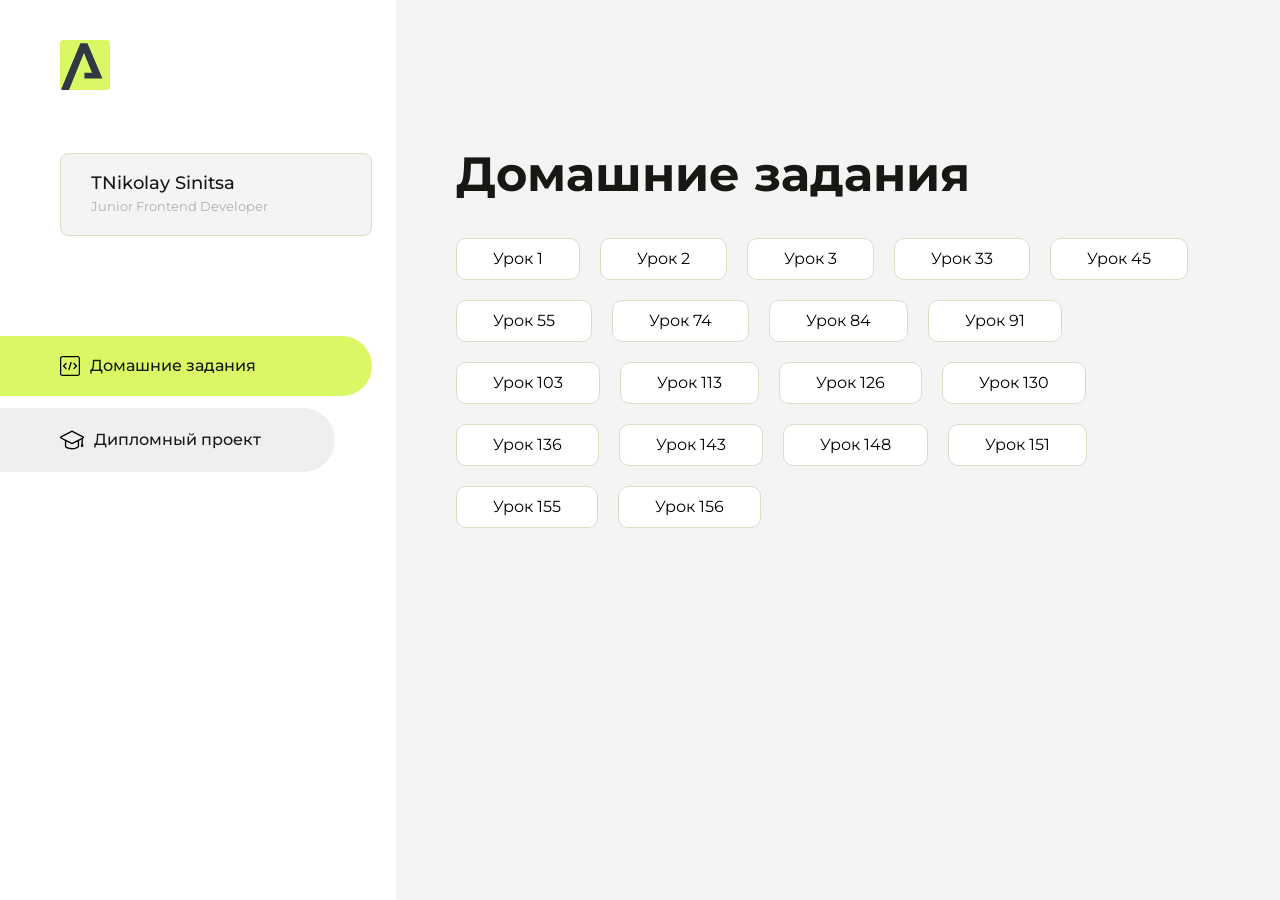
<file: index.html>
<!DOCTYPE html>
<html lang="en">
<head>
    <meta charset="UTF-8">
    <meta name="viewport" content="width=device-width, initial-scale=1.0">
    <title>Домашняя работа</title>
    <link rel="shortcut icon" href="src/logo.ico" type="image/x-icon">
    <link rel="preconnect" href="https://fonts.googleapis.com">
    <link rel="preconnect" href="https://fonts.gstatic.com" crossorigin>
    <link href="https://fonts.googleapis.com/css2?family=Montserrat:wght@400;500;700&family=Rubik:wght@500&display=swap"
          rel="stylesheet">
    <link rel="stylesheet" href="src/style.css">
</head>
<body id="body">
<div class="overlay" id="overlay"></div>
<div class="layout">
    <div class="burger" id="burger">
        <svg viewBox="0 0 24 24" fill="none" xmlns="http://www.w3.org/2000/svg">
            <g id="SVGRepo_bgCarrier" stroke-width="0"></g>
            <g id="SVGRepo_tracerCarrier" stroke-linecap="round" stroke-linejoin="round"></g>
            <g id="SVGRepo_iconCarrier">
                <path d="M4 18L20 18" stroke="#DAF765" stroke-width="2" stroke-linecap="round"></path>
                <path d="M4 12L20 12" stroke="#DAF765" stroke-width="2" stroke-linecap="round"></path>
                <path d="M4 6L20 6" stroke="#DAF765" stroke-width="2" stroke-linecap="round"></path>
            </g>
        </svg>
    </div>
    <aside class="sidebar" id="sidebar">
        <div class="sidebar__inner">
            <div class="logo">
                <svg width="50" height="50" viewBox="0 0 50 50" fill="none" xmlns="http://www.w3.org/2000/svg">
                    <g clip-path="url(#clip0_513_74730)">
                        <path d="M46.17 -0.257004H3.83C1.57281 -0.257004 -0.257 1.57281 -0.257 3.83V46.17C-0.257 48.4272 1.57281 50.257 3.83 50.257H46.17C48.4272 50.257 50.257 48.4272 50.257 46.17V3.83C50.257 1.57281 48.4272 -0.257004 46.17 -0.257004Z"
                              fill="#DAF765"/>
                        <path d="M24.375 38.4H42.461L27.441 3.1585H20.4355C20.4355 3.1585 6.7895 35.881 1.1945 49.294C2.015 50.0275 3.0945 50.257 3.6945 50.257H8.8445L23.954 13.07L32.0465 32.8285H24.375V38.4Z"
                              fill="#323843"/>
                    </g>
                    <defs>
                        <clipPath id="clip0_513_74730">
                            <rect width="50" height="50" fill="white"/>
                        </clipPath>
                    </defs>
                </svg>
            </div>
            <div class="sidebar__user">
                <div class="sidebar__name">ТNikolay Sinitsa </div>
                <div class="sidebar__text">Junior Frontend Developer</div>
            </div>
            <div class="sidebar__tabs">
                <div class="sidebar__item">
                    <button class="sidebar__button active" id="tasks">
                        <svg xmlns="http://www.w3.org/2000/svg" width="20" height="20" viewBox="0 0 20 20" fill="none">
                            <g clip-path="url(#clip0_704_74543)">
                                <path d="M17.7083 20H2.29167C1.0275 20 0 18.9725 0 17.7083V2.29167C0 1.0275 1.0275 0 2.29167 0H17.7083C18.9725 0 20 1.0275 20 2.29167V17.7083C20 18.9725 18.9725 20 17.7083 20ZM2.29167 1.25C1.7175 1.25 1.25 1.7175 1.25 2.29167V17.7083C1.25 18.2825 1.7175 18.75 2.29167 18.75H17.7083C18.2825 18.75 18.75 18.2825 18.75 17.7083V2.29167C18.75 1.7175 18.2825 1.25 17.7083 1.25H2.29167Z"
                                      fill="black"/>
                                <path d="M6.04167 13.125C5.88167 13.125 5.72167 13.0642 5.6 12.9417L3.1 10.4417C2.85583 10.1975 2.85583 9.80167 3.1 9.5575L5.6 7.0575C5.84417 6.81333 6.24 6.81333 6.48417 7.0575C6.72833 7.30167 6.72833 7.6975 6.48417 7.94167L4.42583 10L6.48417 12.0583C6.72833 12.3025 6.72833 12.6983 6.48417 12.9425C6.36167 13.0642 6.20167 13.125 6.04167 13.125Z"
                                      fill="black"/>
                                <path d="M8.95833 14.1667C8.9 14.1667 8.84 14.1583 8.78167 14.1417C8.45083 14.0442 8.26083 13.6967 8.35833 13.3658L10.4417 6.28251C10.5392 5.95084 10.8892 5.76417 11.2175 5.85917C11.5483 5.95667 11.7383 6.30417 11.6408 6.63501L9.5575 13.7183C9.47833 13.9908 9.22833 14.1667 8.95833 14.1667Z"
                                      fill="black"/>
                                <path d="M13.9583 13.125C13.7983 13.125 13.6383 13.0642 13.5167 12.9417C13.2725 12.6975 13.2725 12.3017 13.5167 12.0575L15.575 9.99916L13.5167 7.94083C13.2725 7.69666 13.2725 7.30083 13.5167 7.05666C13.7608 6.81249 14.1567 6.81249 14.4008 7.05666L16.9008 9.55666C17.145 9.80083 17.145 10.1967 16.9008 10.4408L14.4008 12.9408C14.2783 13.0642 14.1183 13.125 13.9583 13.125Z"
                                      fill="black"/>
                            </g>
                            <defs>
                                <clipPath id="clip0_704_74543">
                                    <rect width="20" height="20" fill="white"/>
                                </clipPath>
                            </defs>
                        </svg>
                        <span>Домашние задания</span></button>
                </div>
                <div class="sidebar__item">
                    <button class="sidebar__button" id="diplom">
                        <svg xmlns="http://www.w3.org/2000/svg" width="24" height="24" viewBox="0 0 24 24" fill="none">
                            <g clip-path="url(#clip0_704_74553)">
                                <path d="M23.2628 10.5971C23.7176 10.365 24 9.90375 24 9.39337C24 8.883 23.7176 8.42175 23.2628 8.18962L12.6135 2.75362C12.2291 2.55824 11.7705 2.55787 11.3854 2.75399L0.736875 8.19C0.282375 8.42175 0 8.883 0 9.39337C0 9.90375 0.282375 10.365 0.736875 10.5971L4.89038 12.7177V18.2074C4.89038 19.8154 8.412 21.393 12 21.393C15.5884 21.393 19.1096 19.815 19.1096 18.2074V12.7174L21.4609 11.517V15.8017L20.901 17.2305C20.7409 17.6389 20.7934 18.0994 21.0405 18.4616C21.2876 18.8246 21.6979 19.041 22.1366 19.041C22.5754 19.041 22.9852 18.8246 23.2324 18.462C23.4795 18.099 23.532 17.6385 23.3719 17.2301L22.8124 15.8021V10.827L23.2628 10.5971ZM17.7623 18.1721C17.6198 18.6375 15.3491 20.0419 12 20.0419C8.65088 20.0419 6.38025 18.6375 6.2415 18.2074V12.3037L6.23887 12.3019C6.23812 12.057 6.1065 11.8207 5.87325 11.7019L1.3515 9.39337L12 3.95737L22.6489 9.39337L12 14.8294L5.87325 11.7019C5.54063 11.5331 4.6695 11.6674 4.5 12C4.33012 12.3322 4.55813 12.5479 4.89038 12.7177L11.3857 16.0331C11.5781 16.1314 11.7889 16.1805 12 16.1805C12.2107 16.1805 12.4222 16.1314 12.6146 16.0331L17.7593 13.407L17.7623 18.1721Z"
                                      fill="black"/>
                            </g>
                            <defs>
                                <clipPath id="clip0_704_74553">
                                    <rect width="24" height="24" fill="white"/>
                                </clipPath>
                            </defs>
                        </svg>
                        <span>Дипломный проект</span></button>
                </div>
            </div>
        </div>

    </aside>
    <div class="content">
        <div class="container">
            <div class="content__block" id="tasksBlock">
                <div class="content__title">Домашние задания</div>
                <ul class="content__list">
                    <li class="content__list-item">
                        <a href="Lesson1/index.html">Урок 1</a>
                    </li>
                     <li class="content__list-item">
                        <a href="Lesson2/index.html">Урок 2</a>
                    </li>
                    <li class="content__list-item">
                        <a href="Lesson3/index.html">Урок 3</a>
                    </li>
                      <li class="content__list-item">
                        <a href="Lesson33/index.html">Урок 33</a>
                    </li>
                    <li class="content__list-item">
                        <a href="Lesson45/index.html">Урок 45</a>
                    </li>
                     <li class="content__list-item">
                        <a href="Lesson55/index.html">Урок 55</a>
                    </li>
                      <li class="content__list-item">
                        <a href="Lesson74/index.html">Урок 74</a>
                    </li>
                    <li class="content__list-item">
                        <a href="Lesson84/index.html">Урок 84</a>
                    </li>
                     <li class="content__list-item">
                        <a href="91/index.html">Урок 91</a>
                    </li>
                     <li class="content__list-item">
                        <a href="103/index.html">Урок 103</a>
                    </li>  <li class="content__list-item">
                        <a href="107/index.html">Урок 113</a>
                    </li>
                     </li>  <li class="content__list-item">
                        <a href="126/index.html">Урок 126</a>
                    </li>
                      </li>  <li class="content__list-item">
                        <a href="130/index.html">Урок 130</a>
                    </li>
                     </li>  <li class="content__list-item">
                        <a href="136/index.html">Урок 136</a>
                    </li>
                    </li>  <li class="content__list-item">
                        <a href="143/index.html">Урок 143</a>
                    </li>
                    </li>  <li class="content__list-item">
                        <a href="148/index.html">Урок 148</a>
                    </li>
                     </li>  <li class="content__list-item">
                        <a href="151/index.html">Урок 151</a>
                    </li>
                     </li>  <li class="content__list-item">
                        <a href="155/index.html">Урок 155</a>
                    </li>
                    </li>  <li class="content__list-item">
                        <a href="156/index.html">Урок 156</a>
                    </li>
                </ul>

                   
               
            </div>
            <div class="content__block hidden" id="diplomBlock">
                <div class="content__title">Дипломный проект</div>
                <div class="content__list-diplom">
                    <a href="diplom">Диплом</a>
                </div>
                <div class="content__decor">
                    <div class="content__decor-text">Давай проверим, чему ты научился!</div>
                    <div class="content__decor-img">
                        <img src="src/decor.png" alt="decor">
                    </div>
                </div>
            </div>
        </div>
    </div>
</div>
<script src="src/index.js"></script>
</body>
</html>
</file>
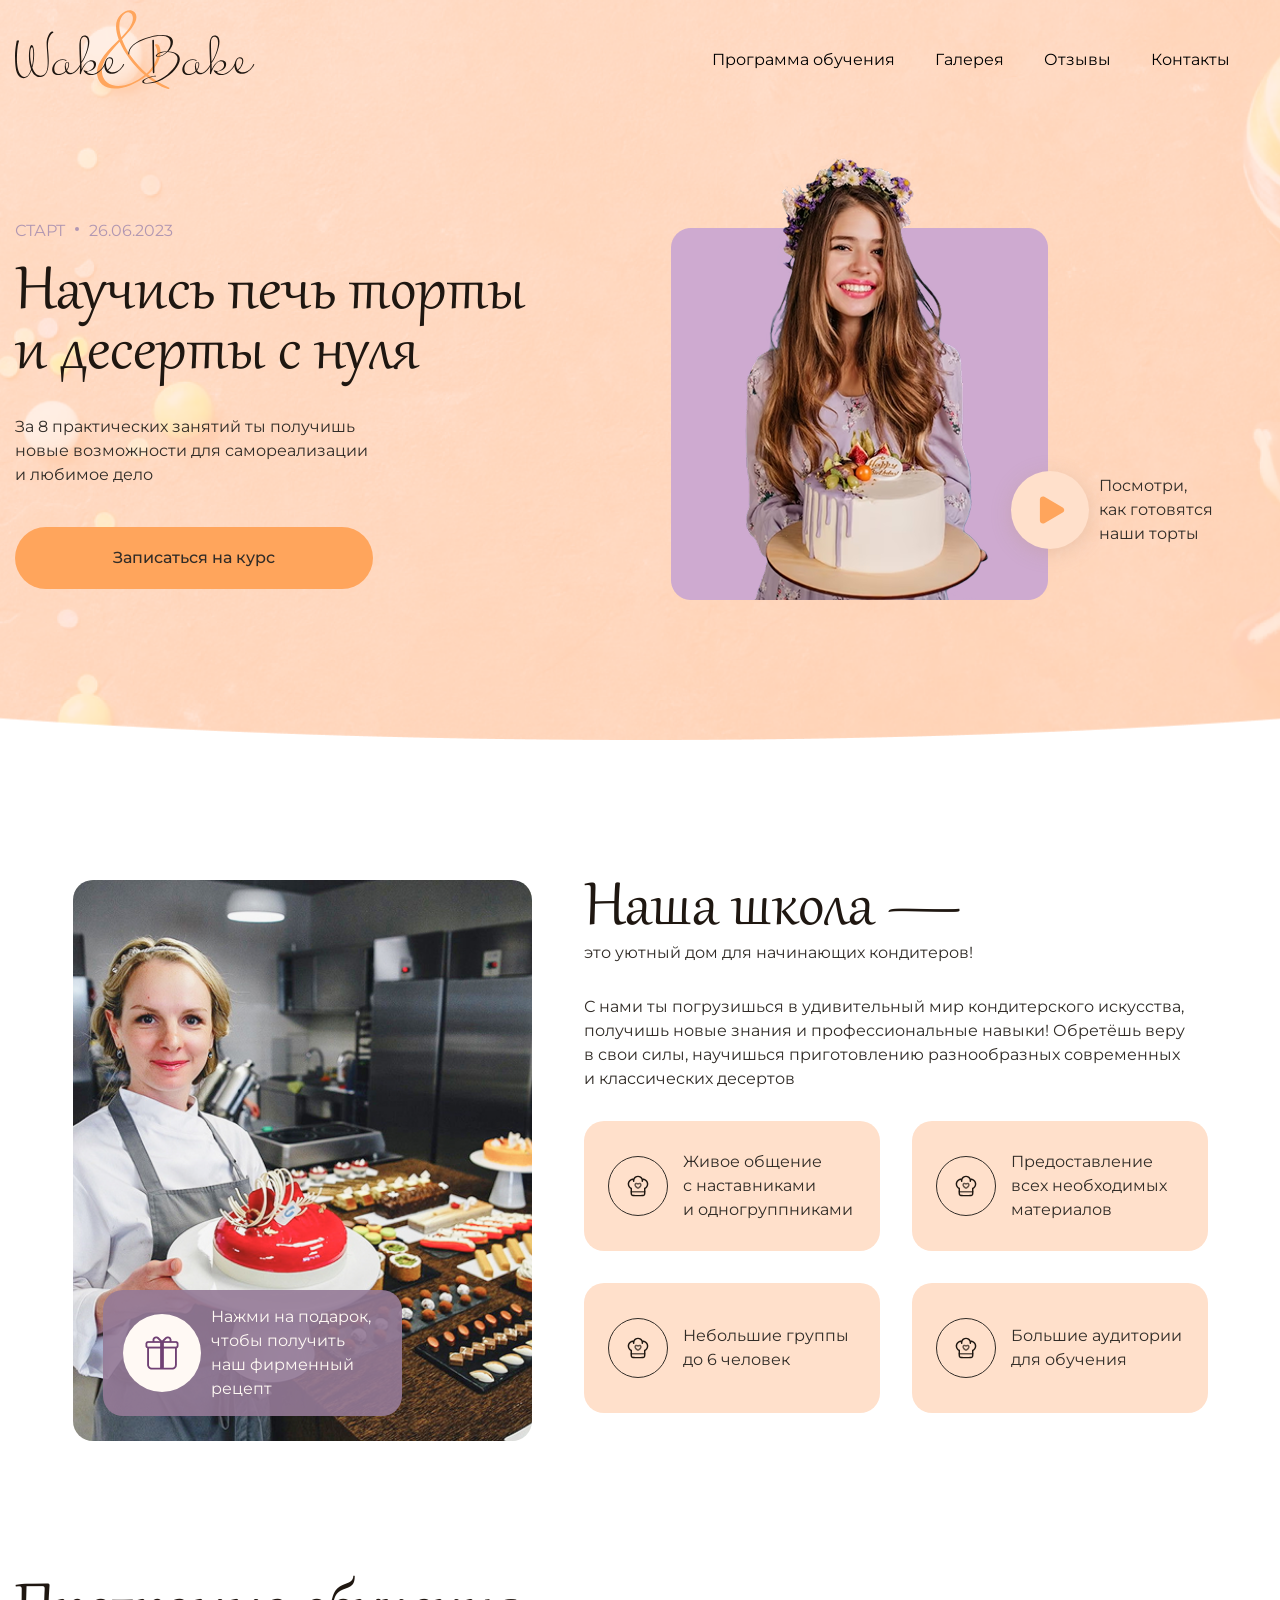
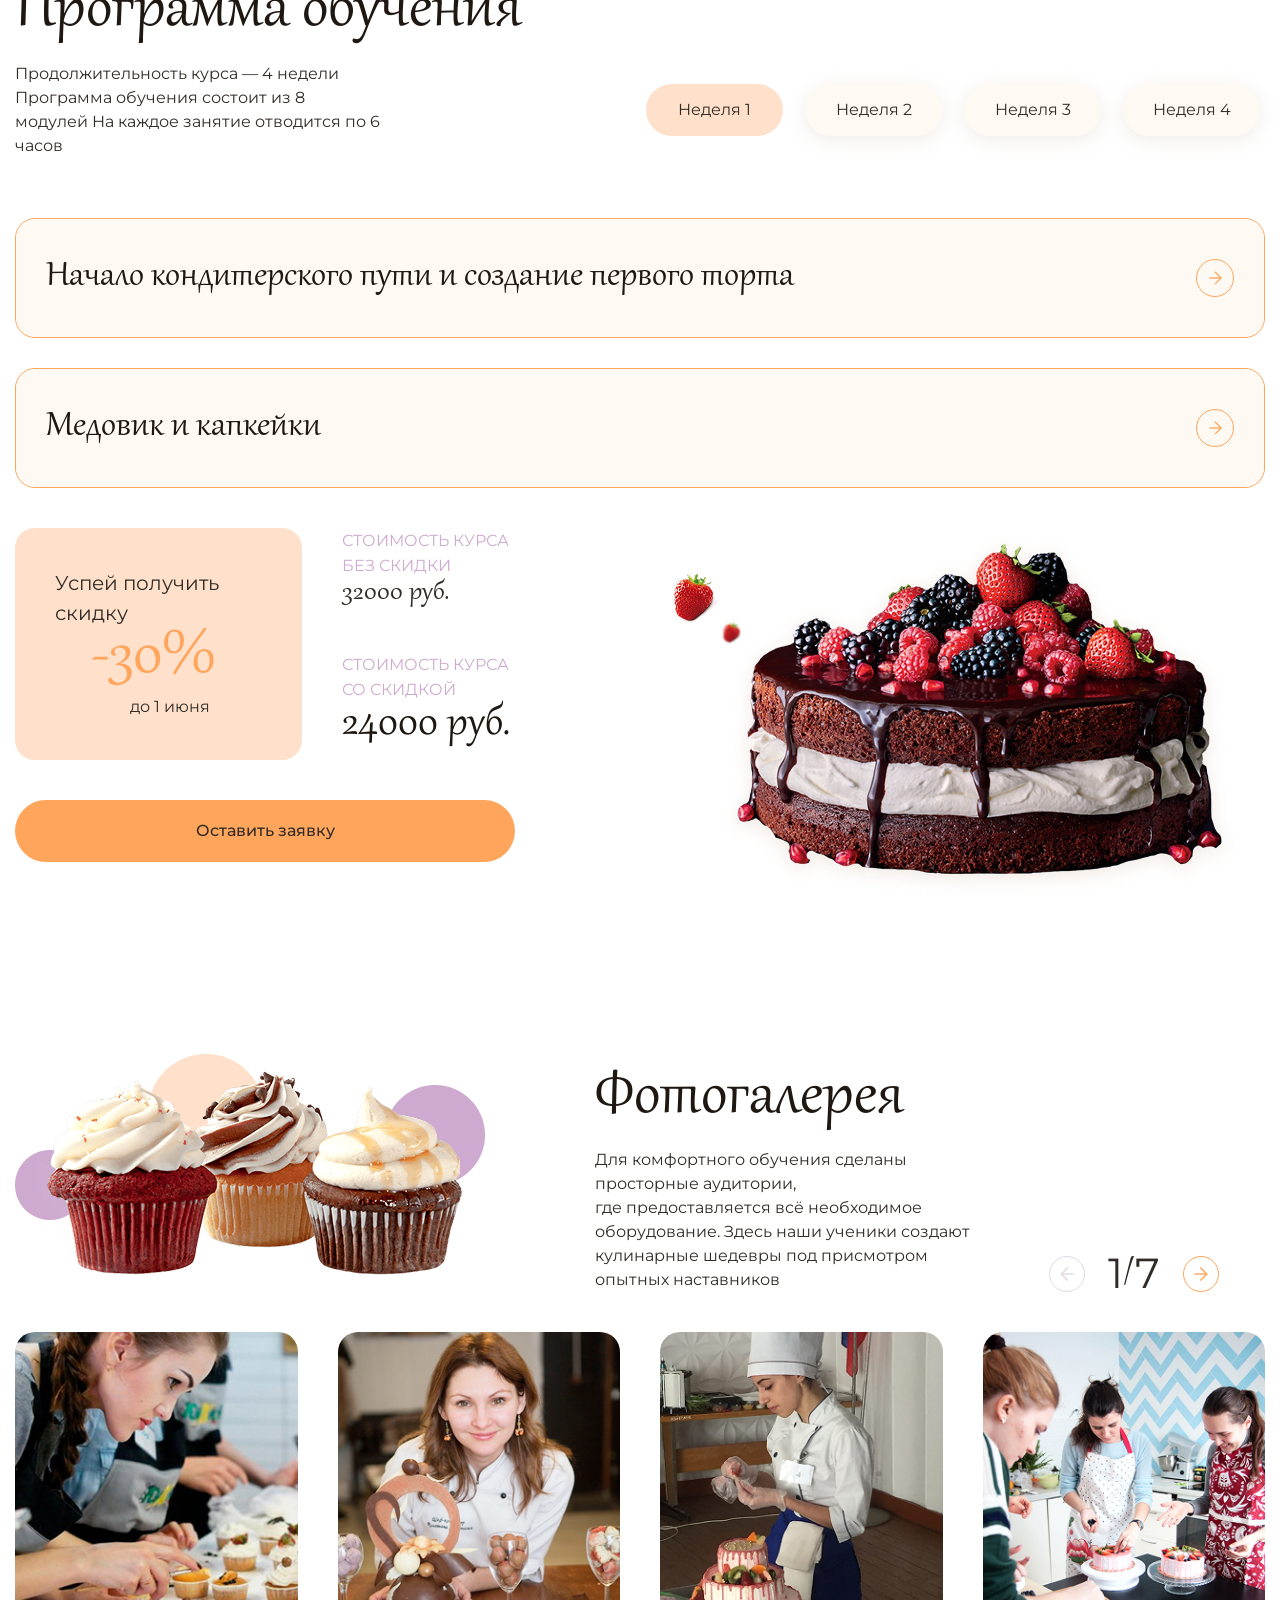
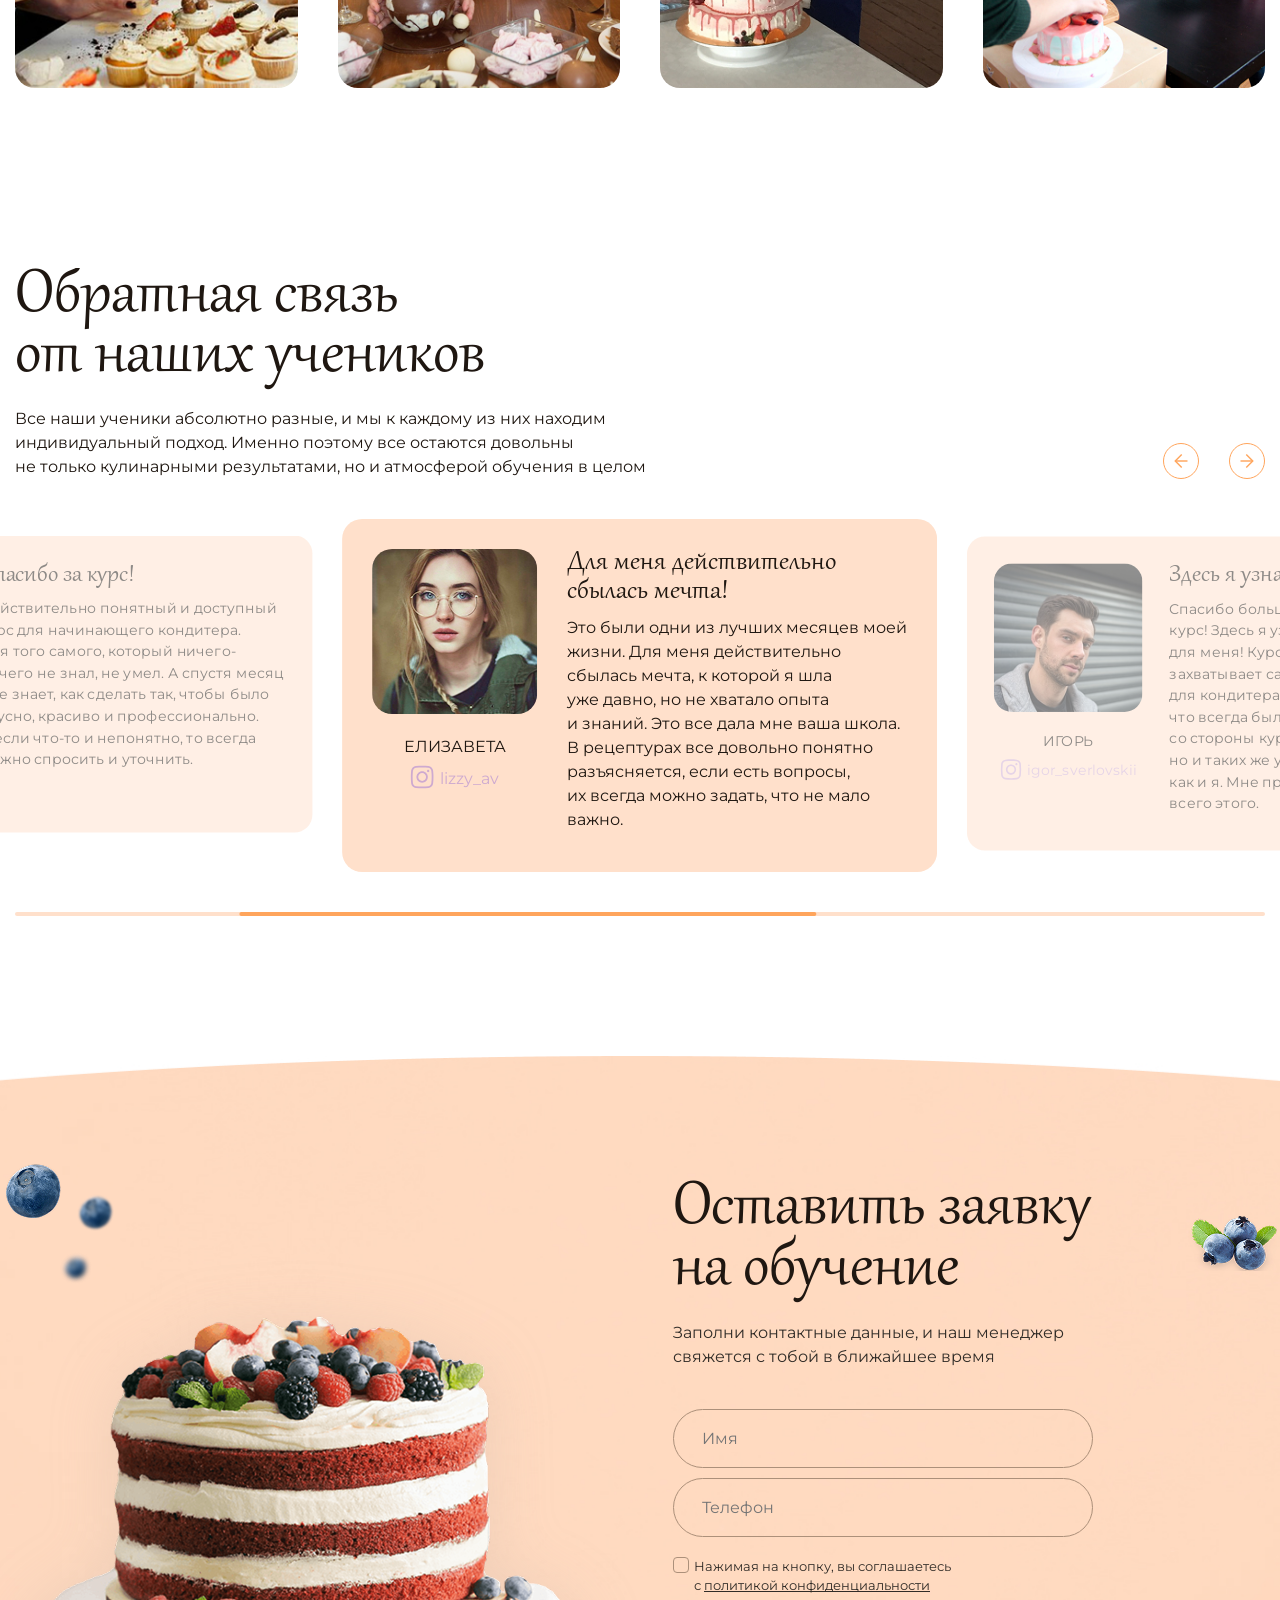
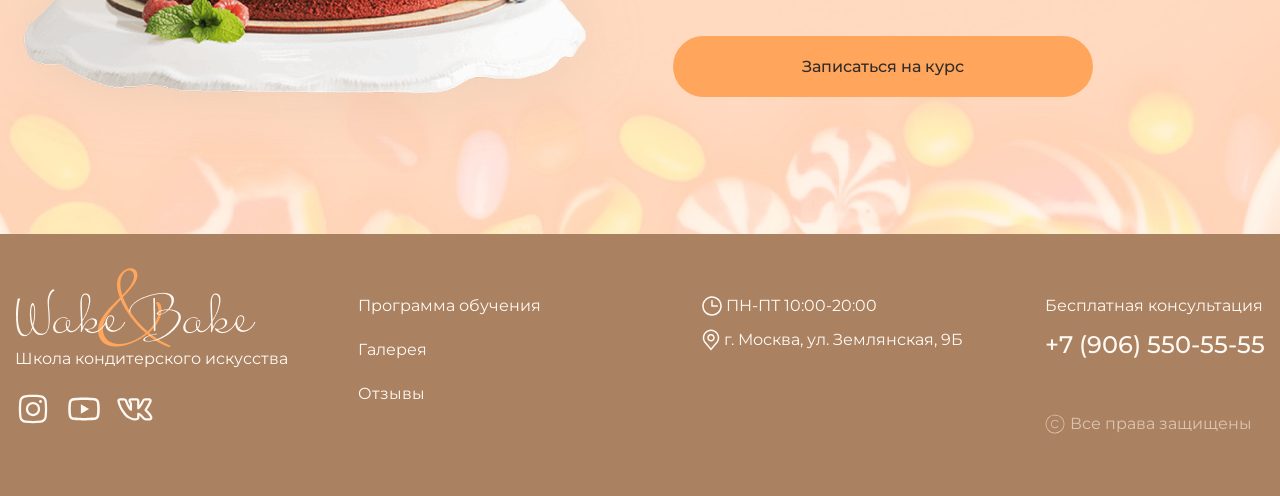
<file: 155/index.html>
<!DOCTYPE html>
<html lang="en">
  <head>
    <meta charset="UTF-8" />
    <meta name="viewport" content="width=device-width, initial-scale=1.0" />
    <link rel="stylesheet" href="./styles/reset.css" />
    <link rel="stylesheet" href="./Font/fonts.css" />
    <link rel="stylesheet" href="./styles/swiper-bundle.min.css" />

    <link rel="stylesheet" href="./styles/styles.css" />

    <title>WkeBake</title>
  </head>
  <body>
    <section class="banner">
      <div class="container banner__container">
        <header class="header">
          <div class="header__logo">
            <a href="#">
              <img
                class="header__logo-img"
                src="./media/header/svg/header_logo_svg.svg"
                alt="logo"
              />
            </a>
          </div>
          <nav class="nav">
            <ul class="nav__wrapper">
              <li class="nav__item">
                <a href="" class="nav__link">Программа обучения</a>
              </li>
              <li class="nav__item">
                <a href="" class="nav__link">Галерея</a>
              </li>
              <li class="nav__item"><a href="" class="nav__link">Отзывы</a></li>
              <li class="nav__item">
                <a href="" class="nav__link">Контакты</a>
              </li>
            </ul>

            <button class="nav__burger" id="buttonMenuOpen">
              <span class="nav__burger-line"></span>
            </button>

            <div class="menu" id="burgerMenu">
              <ul class="menu__wrapper">
                <li class="menu__item">
                  <a href="" class="menu__link">Программа обучения</a>
                </li>
                <li class="menu__item">
                  <a href="" class="menu__link">Галерея</a>
                </li>
                <li class="menu__item">
                  <a href="" class="menu__link">Отзывы</a>
                </li>
                <li class="menu__item">
                  <a href="" class="menu__link">Контакты</a>
                </li>
              </ul>
            </div>
          </nav>
        </header>
        <section class="content">
          <div class="content__info">
            <div class="content__start">
              <p class="content__start-text">старт</p>
              <p class="content__start-point">
                <svg
                  width="4"
                  height="4"
                  viewBox="0 0 4 4"
                  fill="none"
                  xmlns="http://www.w3.org/2000/svg"
                >
                  <circle cx="2" cy="2" r="2" fill="#B197B3" />
                </svg>
              </p>
              <p class="content__start-data">26.06.2023</p>
            </div>
            <h1 class="content__title">Научись печь торты и десерты с нуля</h1>
            <p class="content__text">
              За 8 практических занятий ты получишь новые возможности
              для самореализации и любимое дело
            </p>
            <button onclick="scrollToForm()" class="content__button">
              Записаться на курс
            </button>
          </div>
          <div class="content__block">
            <div class="content__img--wrapper">
              <img
                class="content__img"
                src="./media/header/header__women__pict.png"
                alt="girl"
              />

              <div class="content__play">
                <button id="playContent" class="content__play-wrapper">
                  <div class="content__play-circle">
                    <a
                      data-fslightbox="gallery"
                      id="video-trigger"
                      href="./media/video_cake/cake.mp4"
                      ><img
                        class="content__svg"
                        src="./media/header/svg/video__play.svg"
                        alt="video"
                    /></a>
                  </div>
                </button>
                <p class="content__play-text">
                  Посмотри, как готовятся наши торты
                </p>
              </div>
            </div>
          </div>
        </section>
      </div>
    </section>

    <section class="learning">
      <div class="container learning__container">
        <div class="learning__block">
          <div class="learning__block-wrapper">
            <button id="openGift" class="learning__block-present">
              <div class="learning__block-presents">
                <a href="#"
                  ><img src="./media/sect-learning/present.png" alt=""
                /></a>
              </div>
            </button>
            <p class="learning__block-text">
              Нажми на подарок, чтобы получить наш фирменный рецепт
            </p>
          </div>
          <div class="recipe">
            <div class="recipe__block">
              <div class="recipe__cupcakes">
                <img
                  src="./media/recipe/капкейки.png"
                  alt="cupcakes"
                  class="recipe__cupcakes-img"
                />
              </div>

              <div class="recipe__close">
                <button id="closeGift" class="recipe__wrapper">
                  <svg
                    width="12"
                    height="12"
                    viewBox="0 0 12 12"
                    fill="none"
                    xmlns="http://www.w3.org/2000/svg"
                  >
                    <path
                      d="M0.757935 11.2433L6.00094 6.00032L11.2439 11.2433M11.2439 0.757324L5.99993 6.00032L0.757935 0.757324"
                      stroke="#E1D9E1"
                      stroke-width="1.5"
                      stroke-linecap="round"
                      stroke-linejoin="round"
                    />
                  </svg>
                </button>
              </div>
              <h4 class="recipe__title">
                Удиви своих близких вкусными капкейками
              </h4>
              <p class="recipe__text">
                Оставь свой e-mail, и мы вышлем рецепт на почту
              </p>
              <form class="recipe__form">
                <label class="recipe__form-label">
                  <span>Введите E-mail</span>
                  <input
                    type="email"
                    class="recipe__form-input"
                    placeholder="E-mail "
                  />
                </label>
                <button type="submit" class="recipe__button">
                  Получить подарок
                </button>
              </form>
            </div>
          </div>
        </div>
        <div class="learning__academy">
          <div class="learning__academy-blog">
            <h1 class="learning__academy-title">Наша школа —</h1>
            <p class="learning__academy-text">
              это уютный дом для начинающих кондитеров!
            </p>
            <p class="learning__academy-paragraph">
              С нами ты погрузишься в удивительный мир кондитерского искусства,
              получишь новые знания и профессиональные навыки! Обретёшь веру
              в свои силы, научишься приготовлению разнообразных современных
              и классических десертов
            </p>
          </div>
          <div class="learning__academy-grid">
            <div class="learning__academy-block">
              <div class="learning__academy-wrapper">
                <div class="learning__academy-svg">
                  <svg
                    width="24"
                    height="24"
                    viewBox="0 0 25 24"
                    fill="none"
                    xmlns="http://www.w3.org/2000/svg"
                  >
                    <path
                      d="M5.5 14.584H6.25C6.24992 14.4381 6.20732 14.2955 6.12739 14.1734C6.04746 14.0514 5.93369 13.9553 5.8 13.897L5.5 14.584ZM19.5 14.584L19.2 13.897C19.0663 13.9553 18.9525 14.0514 18.8726 14.1734C18.7927 14.2955 18.7501 14.4381 18.75 14.584H19.5ZM16.25 7C16.25 7.19891 16.329 7.38968 16.4697 7.53033C16.6103 7.67098 16.8011 7.75 17 7.75C17.1989 7.75 17.3897 7.67098 17.5303 7.53033C17.671 7.38968 17.75 7.19891 17.75 7H16.25ZM7.25 7C7.25 7.19891 7.32902 7.38968 7.46967 7.53033C7.61032 7.67098 7.80109 7.75 8 7.75C8.19891 7.75 8.38968 7.67098 8.53033 7.53033C8.67098 7.38968 8.75 7.19891 8.75 7H7.25ZM7.5 4.25C5.97501 4.25 4.51247 4.8558 3.43414 5.93414C2.3558 7.01247 1.75 8.47501 1.75 10H3.25C3.25 8.87283 3.69777 7.79183 4.4948 6.9948C5.29183 6.19777 6.37283 5.75 7.5 5.75V4.25ZM17.5 5.75C18.6272 5.75 19.7082 6.19777 20.5052 6.9948C21.3022 7.79183 21.75 8.87283 21.75 10H23.25C23.25 8.47501 22.6442 7.01247 21.5659 5.93414C20.4875 4.8558 19.025 4.25 17.5 4.25V5.75ZM15.5 21.25H9.5V22.75H15.5V21.25ZM9.5 21.25C8.536 21.25 7.888 21.248 7.405 21.183C6.944 21.121 6.746 21.014 6.616 20.883L5.556 21.945C6.011 22.4 6.578 22.585 7.206 22.67C7.812 22.752 8.578 22.75 9.5 22.75V21.25ZM4.75 18C4.75 18.922 4.748 19.688 4.83 20.294C4.914 20.922 5.1 21.489 5.555 21.944L6.616 20.884C6.486 20.754 6.379 20.556 6.316 20.094C6.252 19.612 6.25 18.964 6.25 18H4.75ZM18.75 18C18.75 18.964 18.748 19.612 18.683 20.095C18.621 20.556 18.514 20.754 18.383 20.884L19.445 21.944C19.9 21.489 20.085 20.922 20.17 20.294C20.252 19.688 20.25 18.922 20.25 18H18.75ZM15.5 22.75C16.422 22.75 17.188 22.752 17.794 22.67C18.422 22.586 18.99 22.4 19.445 21.944L18.384 20.884C18.254 21.014 18.056 21.121 17.594 21.184C17.112 21.248 16.464 21.25 15.5 21.25V22.75ZM7.5 5.75C7.714 5.75 7.923 5.766 8.128 5.796L8.347 4.312C8.06656 4.27063 7.78347 4.24991 7.5 4.25V5.75ZM12.5 1.25C11.4028 1.25 10.3331 1.59365 9.44117 2.23268C8.54925 2.87172 7.87986 3.77406 7.527 4.813L8.947 5.295C9.19916 4.55281 9.67745 3.90823 10.3147 3.45178C10.9519 2.99532 11.7161 2.74991 12.5 2.75V1.25ZM7.527 4.813C7.34303 5.3564 7.24945 5.9263 7.25 6.5H8.75C8.75 6.077 8.82 5.672 8.948 5.295L7.527 4.813ZM17.5 4.25C17.213 4.25 16.93 4.271 16.653 4.312L16.873 5.796C17.0806 5.76535 17.2902 5.74998 17.5 5.75V4.25ZM12.5 2.75C13.2837 2.75012 14.0477 2.99562 14.6847 3.45207C15.3218 3.90851 15.7999 4.55297 16.052 5.295L17.472 4.813C17.1192 3.77422 16.45 2.872 15.5582 2.23298C14.6665 1.59395 13.5971 1.25021 12.5 1.25V2.75ZM16.052 5.295C16.18 5.672 16.25 6.077 16.25 6.5H17.75C17.75 5.911 17.652 5.344 17.472 4.813L16.053 5.295H16.052ZM6.25 18V14.584H4.75V18H6.25ZM5.8 13.897C5.04188 13.566 4.39681 13.021 3.94386 12.3288C3.49092 11.6366 3.24978 10.8272 3.25 10H1.75C1.74993 11.119 2.07628 12.2137 2.68908 13.1499C3.30188 14.0862 4.1745 14.8233 5.2 15.271L5.8 13.897ZM18.75 14.584V18H20.25V14.584H18.75ZM21.75 10C21.7502 10.8272 21.5091 11.6366 21.0561 12.3288C20.6032 13.021 19.9581 13.566 19.2 13.897L19.8 15.271C20.8255 14.8233 21.6981 14.0862 22.3109 13.1499C22.9237 12.2137 23.2501 11.119 23.25 10H21.75ZM16.25 6.5V7H17.75V6.5H16.25ZM7.25 6.5V7H8.75V6.5H7.25Z"
                      fill="#1F1711"
                    />
                    <path
                      opacity="0.7"
                      d="M12.5 9.99507L11.981 10.5371C12.1206 10.6709 12.3066 10.7456 12.5 10.7456C12.6934 10.7456 12.8794 10.6709 13.019 10.5371L12.5 9.99507ZM11.986 13.0641C11.569 12.7581 11.108 12.3741 10.759 11.9721C10.391 11.5461 10.25 11.2151 10.25 11.0001H8.75C8.75 11.7701 9.191 12.4511 9.625 12.9531C10.078 13.4771 10.639 13.9361 11.099 14.2731L11.986 13.0641ZM10.25 11.0001C10.25 10.4241 10.513 10.1741 10.742 10.0931C10.992 10.0051 11.456 10.0331 11.982 10.5371L13.019 9.45307C12.194 8.66307 11.158 8.35807 10.246 8.67807C9.312 9.00507 8.75 9.90307 8.75 11.0001H10.25ZM13.9 14.2741C14.36 13.9361 14.922 13.4771 15.375 12.9531C15.809 12.4511 16.25 11.7701 16.25 11.0001H14.75C14.75 11.2151 14.609 11.5461 14.24 11.9721C13.892 12.3751 13.431 12.7581 13.014 13.0641L13.901 14.2741H13.9ZM16.25 11.0001C16.25 9.90307 15.687 9.00507 14.754 8.67807C13.842 8.35807 12.806 8.66407 11.981 9.45307L13.019 10.5371C13.544 10.0331 14.008 10.0051 14.259 10.0931C14.487 10.1731 14.75 10.4241 14.75 11.0001H16.25ZM11.1 14.2741C11.468 14.5441 11.882 14.8811 12.5 14.8811V13.3811C12.476 13.3811 12.46 13.3811 12.406 13.3521C12.26 13.2651 12.1197 13.1689 11.986 13.0641L11.099 14.2741H11.1ZM13.014 13.0641C12.8803 13.1689 12.74 13.2651 12.594 13.3521C12.54 13.3811 12.524 13.3811 12.5 13.3811V14.8811C13.118 14.8811 13.532 14.5441 13.9 14.2741L13.014 13.0641Z"
                      fill="#1F1711"
                    />
                    <path
                      opacity="0.7"
                      d="M5.5 18H19.5"
                      stroke="#1F1711"
                      stroke-width="1.5"
                      stroke-linecap="round"
                      stroke-linejoin="round"
                    />
                  </svg>
                </div>
                <div class="learning__academy-info">
                  Живое общение с наставниками и одногруппниками
                </div>
              </div>
              <div class="learning__academy-wrapper">
                <div class="learning__academy-svg">
                  <svg
                    width="24"
                    height="24"
                    viewBox="0 0 25 24"
                    fill="none"
                    xmlns="http://www.w3.org/2000/svg"
                  >
                    <path
                      d="M5.5 14.584H6.25C6.24992 14.4381 6.20732 14.2955 6.12739 14.1734C6.04746 14.0514 5.93369 13.9553 5.8 13.897L5.5 14.584ZM19.5 14.584L19.2 13.897C19.0663 13.9553 18.9525 14.0514 18.8726 14.1734C18.7927 14.2955 18.7501 14.4381 18.75 14.584H19.5ZM16.25 7C16.25 7.19891 16.329 7.38968 16.4697 7.53033C16.6103 7.67098 16.8011 7.75 17 7.75C17.1989 7.75 17.3897 7.67098 17.5303 7.53033C17.671 7.38968 17.75 7.19891 17.75 7H16.25ZM7.25 7C7.25 7.19891 7.32902 7.38968 7.46967 7.53033C7.61032 7.67098 7.80109 7.75 8 7.75C8.19891 7.75 8.38968 7.67098 8.53033 7.53033C8.67098 7.38968 8.75 7.19891 8.75 7H7.25ZM7.5 4.25C5.97501 4.25 4.51247 4.8558 3.43414 5.93414C2.3558 7.01247 1.75 8.47501 1.75 10H3.25C3.25 8.87283 3.69777 7.79183 4.4948 6.9948C5.29183 6.19777 6.37283 5.75 7.5 5.75V4.25ZM17.5 5.75C18.6272 5.75 19.7082 6.19777 20.5052 6.9948C21.3022 7.79183 21.75 8.87283 21.75 10H23.25C23.25 8.47501 22.6442 7.01247 21.5659 5.93414C20.4875 4.8558 19.025 4.25 17.5 4.25V5.75ZM15.5 21.25H9.5V22.75H15.5V21.25ZM9.5 21.25C8.536 21.25 7.888 21.248 7.405 21.183C6.944 21.121 6.746 21.014 6.616 20.883L5.556 21.945C6.011 22.4 6.578 22.585 7.206 22.67C7.812 22.752 8.578 22.75 9.5 22.75V21.25ZM4.75 18C4.75 18.922 4.748 19.688 4.83 20.294C4.914 20.922 5.1 21.489 5.555 21.944L6.616 20.884C6.486 20.754 6.379 20.556 6.316 20.094C6.252 19.612 6.25 18.964 6.25 18H4.75ZM18.75 18C18.75 18.964 18.748 19.612 18.683 20.095C18.621 20.556 18.514 20.754 18.383 20.884L19.445 21.944C19.9 21.489 20.085 20.922 20.17 20.294C20.252 19.688 20.25 18.922 20.25 18H18.75ZM15.5 22.75C16.422 22.75 17.188 22.752 17.794 22.67C18.422 22.586 18.99 22.4 19.445 21.944L18.384 20.884C18.254 21.014 18.056 21.121 17.594 21.184C17.112 21.248 16.464 21.25 15.5 21.25V22.75ZM7.5 5.75C7.714 5.75 7.923 5.766 8.128 5.796L8.347 4.312C8.06656 4.27063 7.78347 4.24991 7.5 4.25V5.75ZM12.5 1.25C11.4028 1.25 10.3331 1.59365 9.44117 2.23268C8.54925 2.87172 7.87986 3.77406 7.527 4.813L8.947 5.295C9.19916 4.55281 9.67745 3.90823 10.3147 3.45178C10.9519 2.99532 11.7161 2.74991 12.5 2.75V1.25ZM7.527 4.813C7.34303 5.3564 7.24945 5.9263 7.25 6.5H8.75C8.75 6.077 8.82 5.672 8.948 5.295L7.527 4.813ZM17.5 4.25C17.213 4.25 16.93 4.271 16.653 4.312L16.873 5.796C17.0806 5.76535 17.2902 5.74998 17.5 5.75V4.25ZM12.5 2.75C13.2837 2.75012 14.0477 2.99562 14.6847 3.45207C15.3218 3.90851 15.7999 4.55297 16.052 5.295L17.472 4.813C17.1192 3.77422 16.45 2.872 15.5582 2.23298C14.6665 1.59395 13.5971 1.25021 12.5 1.25V2.75ZM16.052 5.295C16.18 5.672 16.25 6.077 16.25 6.5H17.75C17.75 5.911 17.652 5.344 17.472 4.813L16.053 5.295H16.052ZM6.25 18V14.584H4.75V18H6.25ZM5.8 13.897C5.04188 13.566 4.39681 13.021 3.94386 12.3288C3.49092 11.6366 3.24978 10.8272 3.25 10H1.75C1.74993 11.119 2.07628 12.2137 2.68908 13.1499C3.30188 14.0862 4.1745 14.8233 5.2 15.271L5.8 13.897ZM18.75 14.584V18H20.25V14.584H18.75ZM21.75 10C21.7502 10.8272 21.5091 11.6366 21.0561 12.3288C20.6032 13.021 19.9581 13.566 19.2 13.897L19.8 15.271C20.8255 14.8233 21.6981 14.0862 22.3109 13.1499C22.9237 12.2137 23.2501 11.119 23.25 10H21.75ZM16.25 6.5V7H17.75V6.5H16.25ZM7.25 6.5V7H8.75V6.5H7.25Z"
                      fill="#1F1711"
                    />
                    <path
                      opacity="0.7"
                      d="M12.5 9.99507L11.981 10.5371C12.1206 10.6709 12.3066 10.7456 12.5 10.7456C12.6934 10.7456 12.8794 10.6709 13.019 10.5371L12.5 9.99507ZM11.986 13.0641C11.569 12.7581 11.108 12.3741 10.759 11.9721C10.391 11.5461 10.25 11.2151 10.25 11.0001H8.75C8.75 11.7701 9.191 12.4511 9.625 12.9531C10.078 13.4771 10.639 13.9361 11.099 14.2731L11.986 13.0641ZM10.25 11.0001C10.25 10.4241 10.513 10.1741 10.742 10.0931C10.992 10.0051 11.456 10.0331 11.982 10.5371L13.019 9.45307C12.194 8.66307 11.158 8.35807 10.246 8.67807C9.312 9.00507 8.75 9.90307 8.75 11.0001H10.25ZM13.9 14.2741C14.36 13.9361 14.922 13.4771 15.375 12.9531C15.809 12.4511 16.25 11.7701 16.25 11.0001H14.75C14.75 11.2151 14.609 11.5461 14.24 11.9721C13.892 12.3751 13.431 12.7581 13.014 13.0641L13.901 14.2741H13.9ZM16.25 11.0001C16.25 9.90307 15.687 9.00507 14.754 8.67807C13.842 8.35807 12.806 8.66407 11.981 9.45307L13.019 10.5371C13.544 10.0331 14.008 10.0051 14.259 10.0931C14.487 10.1731 14.75 10.4241 14.75 11.0001H16.25ZM11.1 14.2741C11.468 14.5441 11.882 14.8811 12.5 14.8811V13.3811C12.476 13.3811 12.46 13.3811 12.406 13.3521C12.26 13.2651 12.1197 13.1689 11.986 13.0641L11.099 14.2741H11.1ZM13.014 13.0641C12.8803 13.1689 12.74 13.2651 12.594 13.3521C12.54 13.3811 12.524 13.3811 12.5 13.3811V14.8811C13.118 14.8811 13.532 14.5441 13.9 14.2741L13.014 13.0641Z"
                      fill="#1F1711"
                    />
                    <path
                      opacity="0.7"
                      d="M5.5 18H19.5"
                      stroke="#1F1711"
                      stroke-width="1.5"
                      stroke-linecap="round"
                      stroke-linejoin="round"
                    />
                  </svg>
                </div>
                <div class="learning__academy-info">
                  Предоставление всех необходимых материалов
                </div>
              </div>
              <div class="learning__academy-wrapper">
                <div class="learning__academy-svg">
                  <svg
                    width="24"
                    height="24"
                    viewBox="0 0 25 24"
                    fill="none"
                    xmlns="http://www.w3.org/2000/svg"
                  >
                    <path
                      d="M5.5 14.584H6.25C6.24992 14.4381 6.20732 14.2955 6.12739 14.1734C6.04746 14.0514 5.93369 13.9553 5.8 13.897L5.5 14.584ZM19.5 14.584L19.2 13.897C19.0663 13.9553 18.9525 14.0514 18.8726 14.1734C18.7927 14.2955 18.7501 14.4381 18.75 14.584H19.5ZM16.25 7C16.25 7.19891 16.329 7.38968 16.4697 7.53033C16.6103 7.67098 16.8011 7.75 17 7.75C17.1989 7.75 17.3897 7.67098 17.5303 7.53033C17.671 7.38968 17.75 7.19891 17.75 7H16.25ZM7.25 7C7.25 7.19891 7.32902 7.38968 7.46967 7.53033C7.61032 7.67098 7.80109 7.75 8 7.75C8.19891 7.75 8.38968 7.67098 8.53033 7.53033C8.67098 7.38968 8.75 7.19891 8.75 7H7.25ZM7.5 4.25C5.97501 4.25 4.51247 4.8558 3.43414 5.93414C2.3558 7.01247 1.75 8.47501 1.75 10H3.25C3.25 8.87283 3.69777 7.79183 4.4948 6.9948C5.29183 6.19777 6.37283 5.75 7.5 5.75V4.25ZM17.5 5.75C18.6272 5.75 19.7082 6.19777 20.5052 6.9948C21.3022 7.79183 21.75 8.87283 21.75 10H23.25C23.25 8.47501 22.6442 7.01247 21.5659 5.93414C20.4875 4.8558 19.025 4.25 17.5 4.25V5.75ZM15.5 21.25H9.5V22.75H15.5V21.25ZM9.5 21.25C8.536 21.25 7.888 21.248 7.405 21.183C6.944 21.121 6.746 21.014 6.616 20.883L5.556 21.945C6.011 22.4 6.578 22.585 7.206 22.67C7.812 22.752 8.578 22.75 9.5 22.75V21.25ZM4.75 18C4.75 18.922 4.748 19.688 4.83 20.294C4.914 20.922 5.1 21.489 5.555 21.944L6.616 20.884C6.486 20.754 6.379 20.556 6.316 20.094C6.252 19.612 6.25 18.964 6.25 18H4.75ZM18.75 18C18.75 18.964 18.748 19.612 18.683 20.095C18.621 20.556 18.514 20.754 18.383 20.884L19.445 21.944C19.9 21.489 20.085 20.922 20.17 20.294C20.252 19.688 20.25 18.922 20.25 18H18.75ZM15.5 22.75C16.422 22.75 17.188 22.752 17.794 22.67C18.422 22.586 18.99 22.4 19.445 21.944L18.384 20.884C18.254 21.014 18.056 21.121 17.594 21.184C17.112 21.248 16.464 21.25 15.5 21.25V22.75ZM7.5 5.75C7.714 5.75 7.923 5.766 8.128 5.796L8.347 4.312C8.06656 4.27063 7.78347 4.24991 7.5 4.25V5.75ZM12.5 1.25C11.4028 1.25 10.3331 1.59365 9.44117 2.23268C8.54925 2.87172 7.87986 3.77406 7.527 4.813L8.947 5.295C9.19916 4.55281 9.67745 3.90823 10.3147 3.45178C10.9519 2.99532 11.7161 2.74991 12.5 2.75V1.25ZM7.527 4.813C7.34303 5.3564 7.24945 5.9263 7.25 6.5H8.75C8.75 6.077 8.82 5.672 8.948 5.295L7.527 4.813ZM17.5 4.25C17.213 4.25 16.93 4.271 16.653 4.312L16.873 5.796C17.0806 5.76535 17.2902 5.74998 17.5 5.75V4.25ZM12.5 2.75C13.2837 2.75012 14.0477 2.99562 14.6847 3.45207C15.3218 3.90851 15.7999 4.55297 16.052 5.295L17.472 4.813C17.1192 3.77422 16.45 2.872 15.5582 2.23298C14.6665 1.59395 13.5971 1.25021 12.5 1.25V2.75ZM16.052 5.295C16.18 5.672 16.25 6.077 16.25 6.5H17.75C17.75 5.911 17.652 5.344 17.472 4.813L16.053 5.295H16.052ZM6.25 18V14.584H4.75V18H6.25ZM5.8 13.897C5.04188 13.566 4.39681 13.021 3.94386 12.3288C3.49092 11.6366 3.24978 10.8272 3.25 10H1.75C1.74993 11.119 2.07628 12.2137 2.68908 13.1499C3.30188 14.0862 4.1745 14.8233 5.2 15.271L5.8 13.897ZM18.75 14.584V18H20.25V14.584H18.75ZM21.75 10C21.7502 10.8272 21.5091 11.6366 21.0561 12.3288C20.6032 13.021 19.9581 13.566 19.2 13.897L19.8 15.271C20.8255 14.8233 21.6981 14.0862 22.3109 13.1499C22.9237 12.2137 23.2501 11.119 23.25 10H21.75ZM16.25 6.5V7H17.75V6.5H16.25ZM7.25 6.5V7H8.75V6.5H7.25Z"
                      fill="#1F1711"
                    />
                    <path
                      opacity="0.7"
                      d="M12.5 9.99507L11.981 10.5371C12.1206 10.6709 12.3066 10.7456 12.5 10.7456C12.6934 10.7456 12.8794 10.6709 13.019 10.5371L12.5 9.99507ZM11.986 13.0641C11.569 12.7581 11.108 12.3741 10.759 11.9721C10.391 11.5461 10.25 11.2151 10.25 11.0001H8.75C8.75 11.7701 9.191 12.4511 9.625 12.9531C10.078 13.4771 10.639 13.9361 11.099 14.2731L11.986 13.0641ZM10.25 11.0001C10.25 10.4241 10.513 10.1741 10.742 10.0931C10.992 10.0051 11.456 10.0331 11.982 10.5371L13.019 9.45307C12.194 8.66307 11.158 8.35807 10.246 8.67807C9.312 9.00507 8.75 9.90307 8.75 11.0001H10.25ZM13.9 14.2741C14.36 13.9361 14.922 13.4771 15.375 12.9531C15.809 12.4511 16.25 11.7701 16.25 11.0001H14.75C14.75 11.2151 14.609 11.5461 14.24 11.9721C13.892 12.3751 13.431 12.7581 13.014 13.0641L13.901 14.2741H13.9ZM16.25 11.0001C16.25 9.90307 15.687 9.00507 14.754 8.67807C13.842 8.35807 12.806 8.66407 11.981 9.45307L13.019 10.5371C13.544 10.0331 14.008 10.0051 14.259 10.0931C14.487 10.1731 14.75 10.4241 14.75 11.0001H16.25ZM11.1 14.2741C11.468 14.5441 11.882 14.8811 12.5 14.8811V13.3811C12.476 13.3811 12.46 13.3811 12.406 13.3521C12.26 13.2651 12.1197 13.1689 11.986 13.0641L11.099 14.2741H11.1ZM13.014 13.0641C12.8803 13.1689 12.74 13.2651 12.594 13.3521C12.54 13.3811 12.524 13.3811 12.5 13.3811V14.8811C13.118 14.8811 13.532 14.5441 13.9 14.2741L13.014 13.0641Z"
                      fill="#1F1711"
                    />
                    <path
                      opacity="0.7"
                      d="M5.5 18H19.5"
                      stroke="#1F1711"
                      stroke-width="1.5"
                      stroke-linecap="round"
                      stroke-linejoin="round"
                    />
                  </svg>
                </div>
                <div class="learning__academy-info">
                  Небольшие группы до 6 человек
                </div>
              </div>
              <div class="learning__academy-wrapper">
                <div class="learning__academy-svg">
                  <svg
                    width="24"
                    height="24"
                    viewBox="0 0 25 24"
                    fill="none"
                    xmlns="http://www.w3.org/2000/svg"
                  >
                    <path
                      d="M5.5 14.584H6.25C6.24992 14.4381 6.20732 14.2955 6.12739 14.1734C6.04746 14.0514 5.93369 13.9553 5.8 13.897L5.5 14.584ZM19.5 14.584L19.2 13.897C19.0663 13.9553 18.9525 14.0514 18.8726 14.1734C18.7927 14.2955 18.7501 14.4381 18.75 14.584H19.5ZM16.25 7C16.25 7.19891 16.329 7.38968 16.4697 7.53033C16.6103 7.67098 16.8011 7.75 17 7.75C17.1989 7.75 17.3897 7.67098 17.5303 7.53033C17.671 7.38968 17.75 7.19891 17.75 7H16.25ZM7.25 7C7.25 7.19891 7.32902 7.38968 7.46967 7.53033C7.61032 7.67098 7.80109 7.75 8 7.75C8.19891 7.75 8.38968 7.67098 8.53033 7.53033C8.67098 7.38968 8.75 7.19891 8.75 7H7.25ZM7.5 4.25C5.97501 4.25 4.51247 4.8558 3.43414 5.93414C2.3558 7.01247 1.75 8.47501 1.75 10H3.25C3.25 8.87283 3.69777 7.79183 4.4948 6.9948C5.29183 6.19777 6.37283 5.75 7.5 5.75V4.25ZM17.5 5.75C18.6272 5.75 19.7082 6.19777 20.5052 6.9948C21.3022 7.79183 21.75 8.87283 21.75 10H23.25C23.25 8.47501 22.6442 7.01247 21.5659 5.93414C20.4875 4.8558 19.025 4.25 17.5 4.25V5.75ZM15.5 21.25H9.5V22.75H15.5V21.25ZM9.5 21.25C8.536 21.25 7.888 21.248 7.405 21.183C6.944 21.121 6.746 21.014 6.616 20.883L5.556 21.945C6.011 22.4 6.578 22.585 7.206 22.67C7.812 22.752 8.578 22.75 9.5 22.75V21.25ZM4.75 18C4.75 18.922 4.748 19.688 4.83 20.294C4.914 20.922 5.1 21.489 5.555 21.944L6.616 20.884C6.486 20.754 6.379 20.556 6.316 20.094C6.252 19.612 6.25 18.964 6.25 18H4.75ZM18.75 18C18.75 18.964 18.748 19.612 18.683 20.095C18.621 20.556 18.514 20.754 18.383 20.884L19.445 21.944C19.9 21.489 20.085 20.922 20.17 20.294C20.252 19.688 20.25 18.922 20.25 18H18.75ZM15.5 22.75C16.422 22.75 17.188 22.752 17.794 22.67C18.422 22.586 18.99 22.4 19.445 21.944L18.384 20.884C18.254 21.014 18.056 21.121 17.594 21.184C17.112 21.248 16.464 21.25 15.5 21.25V22.75ZM7.5 5.75C7.714 5.75 7.923 5.766 8.128 5.796L8.347 4.312C8.06656 4.27063 7.78347 4.24991 7.5 4.25V5.75ZM12.5 1.25C11.4028 1.25 10.3331 1.59365 9.44117 2.23268C8.54925 2.87172 7.87986 3.77406 7.527 4.813L8.947 5.295C9.19916 4.55281 9.67745 3.90823 10.3147 3.45178C10.9519 2.99532 11.7161 2.74991 12.5 2.75V1.25ZM7.527 4.813C7.34303 5.3564 7.24945 5.9263 7.25 6.5H8.75C8.75 6.077 8.82 5.672 8.948 5.295L7.527 4.813ZM17.5 4.25C17.213 4.25 16.93 4.271 16.653 4.312L16.873 5.796C17.0806 5.76535 17.2902 5.74998 17.5 5.75V4.25ZM12.5 2.75C13.2837 2.75012 14.0477 2.99562 14.6847 3.45207C15.3218 3.90851 15.7999 4.55297 16.052 5.295L17.472 4.813C17.1192 3.77422 16.45 2.872 15.5582 2.23298C14.6665 1.59395 13.5971 1.25021 12.5 1.25V2.75ZM16.052 5.295C16.18 5.672 16.25 6.077 16.25 6.5H17.75C17.75 5.911 17.652 5.344 17.472 4.813L16.053 5.295H16.052ZM6.25 18V14.584H4.75V18H6.25ZM5.8 13.897C5.04188 13.566 4.39681 13.021 3.94386 12.3288C3.49092 11.6366 3.24978 10.8272 3.25 10H1.75C1.74993 11.119 2.07628 12.2137 2.68908 13.1499C3.30188 14.0862 4.1745 14.8233 5.2 15.271L5.8 13.897ZM18.75 14.584V18H20.25V14.584H18.75ZM21.75 10C21.7502 10.8272 21.5091 11.6366 21.0561 12.3288C20.6032 13.021 19.9581 13.566 19.2 13.897L19.8 15.271C20.8255 14.8233 21.6981 14.0862 22.3109 13.1499C22.9237 12.2137 23.2501 11.119 23.25 10H21.75ZM16.25 6.5V7H17.75V6.5H16.25ZM7.25 6.5V7H8.75V6.5H7.25Z"
                      fill="#1F1711"
                    />
                    <path
                      opacity="0.7"
                      d="M12.5 9.99507L11.981 10.5371C12.1206 10.6709 12.3066 10.7456 12.5 10.7456C12.6934 10.7456 12.8794 10.6709 13.019 10.5371L12.5 9.99507ZM11.986 13.0641C11.569 12.7581 11.108 12.3741 10.759 11.9721C10.391 11.5461 10.25 11.2151 10.25 11.0001H8.75C8.75 11.7701 9.191 12.4511 9.625 12.9531C10.078 13.4771 10.639 13.9361 11.099 14.2731L11.986 13.0641ZM10.25 11.0001C10.25 10.4241 10.513 10.1741 10.742 10.0931C10.992 10.0051 11.456 10.0331 11.982 10.5371L13.019 9.45307C12.194 8.66307 11.158 8.35807 10.246 8.67807C9.312 9.00507 8.75 9.90307 8.75 11.0001H10.25ZM13.9 14.2741C14.36 13.9361 14.922 13.4771 15.375 12.9531C15.809 12.4511 16.25 11.7701 16.25 11.0001H14.75C14.75 11.2151 14.609 11.5461 14.24 11.9721C13.892 12.3751 13.431 12.7581 13.014 13.0641L13.901 14.2741H13.9ZM16.25 11.0001C16.25 9.90307 15.687 9.00507 14.754 8.67807C13.842 8.35807 12.806 8.66407 11.981 9.45307L13.019 10.5371C13.544 10.0331 14.008 10.0051 14.259 10.0931C14.487 10.1731 14.75 10.4241 14.75 11.0001H16.25ZM11.1 14.2741C11.468 14.5441 11.882 14.8811 12.5 14.8811V13.3811C12.476 13.3811 12.46 13.3811 12.406 13.3521C12.26 13.2651 12.1197 13.1689 11.986 13.0641L11.099 14.2741H11.1ZM13.014 13.0641C12.8803 13.1689 12.74 13.2651 12.594 13.3521C12.54 13.3811 12.524 13.3811 12.5 13.3811V14.8811C13.118 14.8811 13.532 14.5441 13.9 14.2741L13.014 13.0641Z"
                      fill="#1F1711"
                    />
                    <path
                      opacity="0.7"
                      d="M5.5 18H19.5"
                      stroke="#1F1711"
                      stroke-width="1.5"
                      stroke-linecap="round"
                      stroke-linejoin="round"
                    />
                  </svg>
                </div>
                <div class="learning__academy-info">
                  Большие аудитории для обучения
                </div>
              </div>
            </div>
          </div>
        </div>
      </div>
    </section>

    <section class="programm">
      <div class="container programm__container">
        <h2 class="programm__title">Программа обучения</h2>
        <div class="programm__info">
          <div class="programm__text">
            Продолжительность курса — 4 недели Программа обучения состоит из 8
            модулей На каждое занятие отводится по 6 часов
          </div>
          <ul class="programm__wrapper">
            <li class="programm__item programm__item--active">
              <a href="#tabOne" class="programm__link">Неделя 1</a>
            </li>
            <li class="programm__item">
              <a href="#tabTwo" class="programm__link"> Неделя 2</a>
            </li>
            <li class="programm__item">
              <a href="#tabThree" class="programm__link">Неделя 3</a>
            </li>
            <li class="programm__item">
              <a href="#tabFour" class="programm__link">Неделя 4</a>
            </li>
          </ul>
        </div>
        <div class="accordeon accordeon--active" id="tabOne">
          <div class="accordeon__wrapper">
            <button class="accordeon__button">
              <h6 class="accordeon__button-title">
                Начало кондитерского пути и создание первого торта
              </h6>
              <div class="accordeon__button-img">
                <svg
                  width="14"
                  height="14"
                  viewBox="0 0 14 14"
                  fill="none"
                  xmlns="http://www.w3.org/2000/svg"
                >
                  <path
                    d="M5.77607 12.9756L11.7521 6.99962L5.77607 1.02363L6.78407 0.0156247L13.7681 6.99962L6.78407 13.9836L5.77607 12.9756Z"
                    fill="#FFA55C"
                  />
                  <path
                    d="M12.7598 6.28027L12.7598 7.72027L0.519766 7.72027L0.519766 6.28027L12.7598 6.28027Z"
                    fill="#FFA55C"
                  />
                </svg>
              </div>
            </button>
            <div class="accordeon__content">
              <div class="accordeon__content-theory">
                <div class="accordeon__content-title">ТЕОРИЯ:</div>
                <ul class="accordeon__content-list">
                  <li class="accordeon__content-stage">
                    <div class="accordeon__content-img">
                      <img
                        src="./media/accordeon/solar_chef-hat-heart-line-duotone.svg"
                        alt="cake"
                      />
                    </div>
                    <p class="accordeon__content-text">
                      Организация рабочего места
                    </p>
                  </li>
                  <li class="accordeon__content-stage">
                    <div class="accordeon__content-img">
                      <img
                        src="./media/accordeon/solar_chef-hat-heart-line-duotone.svg"
                        alt="cake"
                      />
                    </div>
                    <p class="accordeon__content-text">
                      Подготовка необходимого инвентаря
                    </p>
                  </li>
                  <li class="accordeon__content-stage">
                    <div class="accordeon__content-img">
                      <img
                        src="./media/accordeon/solar_chef-hat-heart-line-duotone.svg"
                        alt="cake"
                      />
                    </div>
                    <p class="accordeon__content-text">
                      Выбор необходимых продуктов
                    </p>
                  </li>
                  <li class="accordeon__content-stage">
                    <div class="accordeon__content-img">
                      <img
                        src="./media/accordeon/solar_chef-hat-heart-line-duotone.svg"
                        alt="cake"
                      />
                    </div>
                    <p class="accordeon__content-text">
                      Советы по закупке необходимых продуктов и инвентаря
                    </p>
                  </li>
                  <li class="accordeon__content-stage">
                    <div class="accordeon__content-img">
                      <img
                        src="./media/accordeon/solar_chef-hat-heart-line-duotone.svg"
                        alt="cake"
                      />
                    </div>
                    <p class="accordeon__content-text">
                      Обзор хранения и заготовки сырья
                    </p>
                  </li>
                </ul>
              </div>
              <div class="accordeon__content-practice">
                <p class="accordeon__content-title">ПРАКТИКА:</p>
                <p class="accordeon__content-tasks">
                  Испечёшь морковный торт с солёной карамелью
                </p>
              </div>
            </div>
          </div>
          <div class="accordeon__wrapper">
            <button class="accordeon__button">
              <h6 class="accordeon__button-title">Медовик и капкейки</h6>
              <div class="accordeon__button-img">
                <svg
                  width="14"
                  height="14"
                  viewBox="0 0 14 14"
                  fill="none"
                  xmlns="http://www.w3.org/2000/svg"
                >
                  <path
                    d="M5.77607 12.9756L11.7521 6.99962L5.77607 1.02363L6.78407 0.0156247L13.7681 6.99962L6.78407 13.9836L5.77607 12.9756Z"
                    fill="#FFA55C"
                  />
                  <path
                    d="M12.7598 6.28027L12.7598 7.72027L0.519766 7.72027L0.519766 6.28027L12.7598 6.28027Z"
                    fill="#FFA55C"
                  />
                </svg>
              </div>
            </button>
            <div class="accordeon__content">
              <div class="accordeon__content-theory">
                <div class="accordeon__content-title">ТЕОРИЯ:</div>
                <ul class="accordeon__content-list">
                  <li class="accordeon__content-stage">
                    <div class="accordeon__content-img">
                      <img
                        src="./media/accordeon/solar_chef-hat-heart-line-duotone.svg"
                        alt="cake"
                      />
                    </div>
                    <p class="accordeon__content-text">
                      Приготовление и украшение капкейков
                    </p>
                  </li>
                  <li class="accordeon__content-stage">
                    <div class="accordeon__content-img">
                      <img
                        src="./media/accordeon/solar_chef-hat-heart-line-duotone.svg"
                        alt="cake"
                      />
                    </div>
                    <p class="accordeon__content-text">
                      Изготовление крема и конфи
                    </p>
                  </li>
                  <li class="accordeon__content-stage">
                    <div class="accordeon__content-img">
                      <img
                        src="./media/accordeon/solar_chef-hat-heart-line-duotone.svg"
                        alt="cake"
                      />
                    </div>
                    <p class="accordeon__content-text">
                      Приготовление медовых коржей для торта
                    </p>
                  </li>
                  <li class="accordeon__content-stage">
                    <div class="accordeon__content-img">
                      <img
                        src="./media/accordeon/solar_chef-hat-heart-line-duotone.svg"
                        alt="cake"
                      />
                    </div>
                    <p class="accordeon__content-text">
                      Пропитка коржей и сборка торта
                    </p>
                  </li>
                </ul>
              </div>
              <div class="accordeon__content-practice">
                <p class="accordeon__content-title">ПРАКТИКА:</p>
                <p class="accordeon__content-tasks">
                  Испечёшь капкейки, приготовишь крем и конфи, а также сделаешь
                  своё первое пирожное — медовик
                </p>
              </div>
            </div>
          </div>
        </div>
        <div class="accordeon" id="tabTwo">
          <div class="accordeon__wrapper">
            <button class="accordeon__button">
              <h6 class="accordeon__button-title">Песочное тесто и чизкейк</h6>
              <div class="accordeon__button-img">
                <svg
                  width="14"
                  height="14"
                  viewBox="0 0 14 14"
                  fill="none"
                  xmlns="http://www.w3.org/2000/svg"
                >
                  <path
                    d="M5.77607 12.9756L11.7521 6.99962L5.77607 1.02363L6.78407 0.0156247L13.7681 6.99962L6.78407 13.9836L5.77607 12.9756Z"
                    fill="#FFA55C"
                  />
                  <path
                    d="M12.7598 6.28027L12.7598 7.72027L0.519766 7.72027L0.519766 6.28027L12.7598 6.28027Z"
                    fill="#FFA55C"
                  />
                </svg>
              </div>
            </button>
            <div class="accordeon__content">
              <div class="accordeon__content-theory">
                <div class="accordeon__content-title">ТЕОРИЯ:</div>
                <ul class="accordeon__content-list">
                  <li class="accordeon__content-stage">
                    <div class="accordeon__content-img">
                      <img
                        src="./media/accordeon/solar_chef-hat-heart-line-duotone.svg"
                        alt="cake"
                      />
                    </div>
                    <p class="accordeon__content-text">
                      Приготовление песочного теста
                    </p>
                  </li>
                  <li class="accordeon__content-stage">
                    <div class="accordeon__content-img">
                      <img
                        src="./media/accordeon/solar_chef-hat-heart-line-duotone.svg"
                        alt="cake"
                      />
                    </div>
                    <p class="accordeon__content-text">
                      Тонкости в приготовлении меренги
                    </p>
                  </li>
                  <li class="accordeon__content-stage">
                    <div class="accordeon__content-img">
                      <img
                        src="./media/accordeon/solar_chef-hat-heart-line-duotone.svg"
                        alt="cake"
                      />
                    </div>
                    <p class="accordeon__content-text">
                      Изготовление заварного крема
                    </p>
                  </li>
                  <li class="accordeon__content-stage">
                    <div class="accordeon__content-img">
                      <img
                        src="./media/accordeon/solar_chef-hat-heart-line-duotone.svg"
                        alt="cake"
                      />
                    </div>
                    <p class="accordeon__content-text">Выпечка тарталеток</p>
                  </li>
                  <li class="accordeon__content-stage">
                    <div class="accordeon__content-img">
                      <img
                        src="./media/accordeon/solar_chef-hat-heart-line-duotone.svg"
                        alt="cake"
                      />
                    </div>
                    <p class="accordeon__content-text">
                      Приготовление нежного чизкейка
                    </p>
                  </li>
                </ul>
              </div>
              <div class="accordeon__content-practice">
                <p class="accordeon__content-title">ПРАКТИКА:</p>
                <p class="accordeon__content-tasks">
                  Приготовишь меренги, сделаешь заварной крем для тарталеток
                  и испечёшь свой первый чизкейк
                </p>
              </div>
            </div>
          </div>
          <div class="accordeon__wrapper">
            <button class="accordeon__button">
              <h6 class="accordeon__button-title">Бисквиты</h6>
              <div class="accordeon__button-img">
                <svg
                  width="14"
                  height="14"
                  viewBox="0 0 14 14"
                  fill="none"
                  xmlns="http://www.w3.org/2000/svg"
                >
                  <path
                    d="M5.77607 12.9756L11.7521 6.99962L5.77607 1.02363L6.78407 0.0156247L13.7681 6.99962L6.78407 13.9836L5.77607 12.9756Z"
                    fill="#FFA55C"
                  />
                  <path
                    d="M12.7598 6.28027L12.7598 7.72027L0.519766 7.72027L0.519766 6.28027L12.7598 6.28027Z"
                    fill="#FFA55C"
                  />
                </svg>
              </div>
            </button>
            <div class="accordeon__content">
              <div class="accordeon__content-theory">
                <div class="accordeon__content-title">ТЕОРИЯ:</div>
                <ul class="accordeon__content-list">
                  <li class="accordeon__content-stage">
                    <div class="accordeon__content-img">
                      <img
                        src="./media/accordeon/solar_chef-hat-heart-line-duotone.svg"
                        alt="cake"
                      />
                    </div>
                    <p class="accordeon__content-text">
                      Тонкости выпечки бисквитов
                    </p>
                  </li>
                  <li class="accordeon__content-stage">
                    <div class="accordeon__content-img">
                      <img
                        src="./media/accordeon/solar_chef-hat-heart-line-duotone.svg"
                        alt="cake"
                      />
                    </div>
                    <p class="accordeon__content-text">
                      Приготовление ванильного бисквита
                    </p>
                  </li>
                  <li class="accordeon__content-stage">
                    <div class="accordeon__content-img">
                      <img
                        src="./media/accordeon/solar_chef-hat-heart-line-duotone.svg"
                        alt="cake"
                      />
                    </div>
                    <p class="accordeon__content-text">
                      Приготовление фисташкового бисквита
                    </p>
                  </li>
                  <li class="accordeon__content-stage">
                    <div class="accordeon__content-img">
                      <img
                        src="./media/accordeon/solar_chef-hat-heart-line-duotone.svg"
                        alt="cake"
                      />
                    </div>
                    <p class="accordeon__content-text">
                      Приготовление шоколадного бисквита
                    </p>
                  </li>
                </ul>
              </div>
              <div class="accordeon__content-practice">
                <p class="accordeon__content-title">ПРАКТИКА:</p>
                <p class="accordeon__content-tasks">
                  Отработаешь выпечку трёх бисквитов для будущих тортов
                </p>
              </div>
            </div>
          </div>
        </div>
        <div class="accordeon" id="tabThree">
          <div class="accordeon__wrapper">
            <button class="accordeon__button">
              <h6 class="accordeon__button-title">Дрожжевое тесто</h6>
              <div class="accordeon__button-img">
                <svg
                  width="14"
                  height="14"
                  viewBox="0 0 14 14"
                  fill="none"
                  xmlns="http://www.w3.org/2000/svg"
                >
                  <path
                    d="M5.77607 12.9756L11.7521 6.99962L5.77607 1.02363L6.78407 0.0156247L13.7681 6.99962L6.78407 13.9836L5.77607 12.9756Z"
                    fill="#FFA55C"
                  />
                  <path
                    d="M12.7598 6.28027L12.7598 7.72027L0.519766 7.72027L0.519766 6.28027L12.7598 6.28027Z"
                    fill="#FFA55C"
                  />
                </svg>
              </div>
            </button>
            <div class="accordeon__content">
              <div class="accordeon__content-theory">
                <div class="accordeon__content-title">ТЕОРИЯ:</div>
                <ul class="accordeon__content-list">
                  <li class="accordeon__content-stage">
                    <div class="accordeon__content-img">
                      <img
                        src="./media/accordeon/solar_chef-hat-heart-line-duotone.svg"
                        alt="cake"
                      />
                    </div>
                    <p class="accordeon__content-text">
                      Технология приготовления дрожжевого теста: тонкости и
                      советы
                    </p>
                  </li>
                  <li class="accordeon__content-stage">
                    <div class="accordeon__content-img">
                      <img
                        src="./media/accordeon/solar_chef-hat-heart-line-duotone.svg"
                        alt="cake"
                      />
                    </div>
                    <p class="accordeon__content-text">
                      Приготовление песочного теста
                    </p>
                  </li>
                  <li class="accordeon__content-stage">
                    <div class="accordeon__content-img">
                      <img
                        src="./media/accordeon/solar_chef-hat-heart-line-duotone.svg"
                        alt="cake"
                      />
                    </div>
                    <p class="accordeon__content-text">Рецептурные нюансы</p>
                  </li>
                </ul>
              </div>
              <div class="accordeon__content-practice">
                <p class="accordeon__content-title">ПРАКТИКА:</p>
                <p class="accordeon__content-tasks">
                  Приготовишь заготовку для торта
                </p>
              </div>
            </div>
          </div>
          <div class="accordeon__wrapper">
            <button class="accordeon__button">
              <h6 class="accordeon__button-title">Работа с кремами</h6>
              <div class="accordeon__button-img">
                <svg
                  width="14"
                  height="14"
                  viewBox="0 0 14 14"
                  fill="none"
                  xmlns="http://www.w3.org/2000/svg"
                >
                  <path
                    d="M5.77607 12.9756L11.7521 6.99962L5.77607 1.02363L6.78407 0.0156247L13.7681 6.99962L6.78407 13.9836L5.77607 12.9756Z"
                    fill="#FFA55C"
                  />
                  <path
                    d="M12.7598 6.28027L12.7598 7.72027L0.519766 7.72027L0.519766 6.28027L12.7598 6.28027Z"
                    fill="#FFA55C"
                  />
                </svg>
              </div>
            </button>
            <div class="accordeon__content">
              <div class="accordeon__content-theory">
                <div class="accordeon__content-title">ТЕОРИЯ:</div>
                <ul class="accordeon__content-list">
                  <li class="accordeon__content-stage">
                    <div class="accordeon__content-img">
                      <img
                        src="./media/accordeon/solar_chef-hat-heart-line-duotone.svg"
                        alt="cake"
                      />
                    </div>
                    <p class="accordeon__content-text">
                      Приготовление кремов: ганаши, кремю
                    </p>
                  </li>
                  <li class="accordeon__content-stage">
                    <div class="accordeon__content-img">
                      <img
                        src="./media/accordeon/solar_chef-hat-heart-line-duotone.svg"
                        alt="cake"
                      />
                    </div>
                    <p class="accordeon__content-text">
                      Создание заварного теста
                    </p>
                  </li>
                  <li class="accordeon__content-stage">
                    <div class="accordeon__content-img">
                      <img
                        src="./media/accordeon/solar_chef-hat-heart-line-duotone.svg"
                        alt="cake"
                      />
                    </div>
                    <p class="accordeon__content-text">
                      Приготовление профитролей и нескольких видов кремов
                    </p>
                  </li>
                </ul>
              </div>
              <div class="accordeon__content-practice">
                <p class="accordeon__content-title">ПРАКТИКА:</p>
                <p class="accordeon__content-tasks">
                  Приготовишь профитроли и несколько видов кремов
                </p>
              </div>
            </div>
          </div>
        </div>
        <div class="accordeon" id="tabFour">
          <div class="accordeon__wrapper">
            <button class="accordeon__button">
              <h6 class="accordeon__button-title">
                Mille-feuille, или Наполеон
              </h6>
              <div class="accordeon__button-img">
                <svg
                  width="14"
                  height="14"
                  viewBox="0 0 14 14"
                  fill="none"
                  xmlns="http://www.w3.org/2000/svg"
                >
                  <path
                    d="M5.77607 12.9756L11.7521 6.99962L5.77607 1.02363L6.78407 0.0156247L13.7681 6.99962L6.78407 13.9836L5.77607 12.9756Z"
                    fill="#FFA55C"
                  />
                  <path
                    d="M12.7598 6.28027L12.7598 7.72027L0.519766 7.72027L0.519766 6.28027L12.7598 6.28027Z"
                    fill="#FFA55C"
                  />
                </svg>
              </div>
            </button>
            <div class="accordeon__content">
              <div class="accordeon__content-theory">
                <div class="accordeon__content-title">ТЕОРИЯ:</div>
                <ul class="accordeon__content-list">
                  <li class="accordeon__content-stage">
                    <div class="accordeon__content-img">
                      <img
                        src="./media/accordeon/solar_chef-hat-heart-line-duotone.svg"
                        alt="cake"
                      />
                    </div>
                    <p class="accordeon__content-text">
                      Приготовление слоёного теста
                    </p>
                  </li>
                  <li class="accordeon__content-stage">
                    <div class="accordeon__content-img">
                      <img
                        src="./media/accordeon/solar_chef-hat-heart-line-duotone.svg"
                        alt="cake"
                      />
                    </div>
                    <p class="accordeon__content-text">
                      Рецептура и создание крема дипломат
                    </p>
                  </li>
                  <li class="accordeon__content-stage">
                    <div class="accordeon__content-img">
                      <img
                        src="./media/accordeon/solar_chef-hat-heart-line-duotone.svg"
                        alt="cake"
                      />
                    </div>
                    <p class="accordeon__content-text">
                      Приготовление французского морковного десерта
                    </p>
                  </li>
                </ul>
              </div>
              <div class="accordeon__content-practice">
                <p class="accordeon__content-title">ПРАКТИКА:</p>
                <p class="accordeon__content-tasks">
                  Испечёте торт «Наполеон» и приготовите необычный морковный
                  десерт
                </p>
              </div>
            </div>
          </div>
          <div class="accordeon__wrapper">
            <button class="accordeon__button">
              <h6 class="accordeon__button-title">Завершение курса</h6>
              <div class="accordeon__button-img">
                <svg
                  width="14"
                  height="14"
                  viewBox="0 0 14 14"
                  fill="none"
                  xmlns="http://www.w3.org/2000/svg"
                >
                  <path
                    d="M5.77607 12.9756L11.7521 6.99962L5.77607 1.02363L6.78407 0.0156247L13.7681 6.99962L6.78407 13.9836L5.77607 12.9756Z"
                    fill="#FFA55C"
                  />
                  <path
                    d="M12.7598 6.28027L12.7598 7.72027L0.519766 7.72027L0.519766 6.28027L12.7598 6.28027Z"
                    fill="#FFA55C"
                  />
                </svg>
              </div>
            </button>
            <div class="accordeon__content">
              <div class="accordeon__content-theory">
                <div class="accordeon__content-title">ТЕОРИЯ:</div>
                <ul class="accordeon__content-list">
                  <li class="accordeon__content-stage">
                    <div class="accordeon__content-img">
                      <img
                        src="./media/accordeon/solar_chef-hat-heart-line-duotone.svg"
                        alt="cake"
                      />
                    </div>
                    <p class="accordeon__content-text">
                      Работа кондитера на заказ
                    </p>
                  </li>
                  <li class="accordeon__content-stage">
                    <div class="accordeon__content-img">
                      <img
                        src="./media/accordeon/solar_chef-hat-heart-line-duotone.svg"
                        alt="cake"
                      />
                    </div>
                    <p class="accordeon__content-text">
                      Применение знаний о технологии выпечки к другим рецептам
                    </p>
                  </li>
                  <li class="accordeon__content-stage">
                    <div class="accordeon__content-img">
                      <img
                        src="./media/accordeon/solar_chef-hat-heart-line-duotone.svg"
                        alt="cake"
                      />
                    </div>
                    <p class="accordeon__content-text">
                      Разработка собственных рецептов
                    </p>
                  </li>
                </ul>
              </div>
              <div class="accordeon__content-practice">
                <p class="accordeon__content-title">ПРАКТИКА:</p>
                <p class="accordeon__content-tasks">
                  Самостоятельно, без наставника испечёте торт на ваш выбор
                </p>
              </div>
            </div>
          </div>
        </div>

        <div class="promo-block">
          <div class="promo-block__sale">
            <div class="promo-block__wrapper">
              <div class="promo-block__stock">
                <div class="promo-block__text">Успей получить скидку</div>
                <div class="promo-block__text-discount">-30%</div>
                <div class="promo-block__text-date">до 1 июня</div>
              </div>
              <div class="promo-block__price">
                <div class="promo-block__price-one">
                  <div class="promo-block__text-tarif">
                    стоимость курса без скидки
                  </div>
                  <div class="promo-block__text-cost">32000 руб.</div>
                </div>
                <div class="promo-block__price-two">
                  <div class="promo-block__text-tarif">
                    стоимость курса со скидкой
                  </div>
                  <div class="promo-block__text-price">24000 руб.</div>
                </div>
              </div>
            </div>
            <div onclick="scrollToForm()" class="promo-block__button">
              Оставить заявку
            </div>
          </div>
          <div class="promo-block__cake">
            <div class="promo-block__cake-img">
              <img src="./media/promo-block/cake.png" alt="cake" />
            </div>
          </div>
        </div>
      </div>
    </section>

    <section class="gallery">
      <div class="container gallery__container">
        <div class="gallery__wrapper">
          <div class="gallery__head">
            <div class="gallery__img">
              <img src="./media/sect-galery/cakes.png" alt="cake" />
            </div>
            <div class="gallery__content">
              <div class="gallery__info">
                <h2 class="gallery__text-title">Фотогалерея</h2>
                <p class="gallery__text-text">
                  Для комфортного обучения сделаны просторные аудитории,
                  где предоставляется всё необходимое оборудование. Здесь наши
                  ученики создают кулинарные шедевры под присмотром опытных
                  наставников
                </p>
              </div>
              <div class="gallery__nav">
                <button type="button" class="gallery__prev">
                  <svg
                    width="14"
                    height="14"
                    viewBox="0 0 14 14"
                    fill="none"
                    xmlns="http://www.w3.org/2000/svg"
                  >
                    <path
                      d="M8.22393 1.02438L2.24793 7.00038L8.22393 12.9764L7.21593 13.9844L0.231933 7.00038L7.21593 0.0163743L8.22393 1.02438Z"
                      fill=" #ffa55c"
                    />
                    <path
                      d="M1.24023 7.71973L1.24023 6.27973L13.4802 6.27973L13.4802 7.71973L1.24023 7.71973Z"
                      fill=" #ffa55c"
                    />
                  </svg>
                </button>
                <div class="gallery__pagination"></div>
                <button type="button" class="gallery__next">
                  <svg
                    width="14"
                    height="14"
                    viewBox="0 0 14 14"
                    fill="none"
                    xmlns="http://www.w3.org/2000/svg"
                  >
                    <path
                      d="M5.77607 12.9756L11.7521 6.99962L5.77607 1.02363L6.78407 0.0156251L13.7681 6.99962L6.78407 13.9836L5.77607 12.9756Z"
                      fill=" #ffa55c"
                    />
                    <path
                      d="M12.7598 6.28027L12.7598 7.72027L0.519766 7.72027L0.519766 6.28027L12.7598 6.28027Z"
                      fill=" #ffa55c"
                    />
                  </svg>
                </button>
              </div>
            </div>
          </div>
        </div>
        <div class="gallery__slider swiper">
          <div class="gallery__wrapper swiper-wrapper">
            <a
              data-fslightbox="gallery"
              href="./media/sect-galery/Swipper1.jpg"
              class="gallery__slide swiper-slide"
            >
              <img src="./media/sect-galery/Swipper1.jpg" alt="" />
            </a>
            <a
              data-fslightbox="gallery"
              href="./media/sect-galery/Swipper2.jpg"
              class="gallery__slide swiper-slide"
            >
              <img src="./media/sect-galery/Swipper2.jpg" alt="" />
            </a>
            <a
              data-fslightbox="gallery"
              href="./media/sect-galery/Swipper3.jpg"
              class="gallery__slide swiper-slide"
            >
              <img src="./media/sect-galery/Swipper3.jpg" alt="" />
            </a>
            <a
              data-fslightbox="gallery"
              href="./media/sect-galery/Swipper4.jpg"
              class="gallery__slide swiper-slide"
            >
              <img src="./media/sect-galery/Swipper4.jpg" alt="" />
            </a>
            <a
              data-fslightbox="gallery"
              href="./media/sect-galery/Swipper2.jpg"
              class="gallery__slide swiper-slide"
            >
              <img src="./media/sect-galery/Swipper2.jpg" alt="" />
            </a>
            <a
              data-fslightbox="gallery"
              href="./media/sect-galery/Swipper3.jpg"
              class="gallery__slide swiper-slide"
            >
              <img src="./media/sect-galery/Swipper3.jpg" alt="" />
            </a>
            <a
              data-fslightbox="gallery"
              href="./media/sect-galery/Swipper4.jpg"
              class="gallery__slide swiper-slide"
            >
              <img src="./media/sect-galery/Swipper4.jpg" alt="" />
            </a>
            <a
              data-fslightbox="gallery"
              href="./media/sect-galery/Swipper2.jpg"
              class="gallery__slide swiper-slide"
            >
              <img src="./media/sect-galery/Swipper2.jpg" alt="" />
            </a>
            <a
              data-fslightbox="gallery"
              href="./media/sect-galery/Swipper3.jpg"
              class="gallery__slide swiper-slide"
            >
              <img src="./media/sect-galery/Swipper3.jpg" alt="" />
            </a>
            <a
              data-fslightbox="gallery"
              href="./media/sect-galery/Swipper4.jpg"
              class="gallery__slide swiper-slide"
            >
              <img src="./media/sect-galery/Swipper4.jpg" alt="" />
            </a>
          </div>
        </div>
      </div>
    </section>

    <section class="reviews">
      <div class="container reviews__container">
        <div class="reviews__wrapper">
          <div class="reviews__head">
            <div class="reviews__block">
              <h2 class="reviews__head-title">
                Обратная связь от наших учеников
              </h2>
              <p class="reviews__head-text">
                Все наши ученики абсолютно разные, и мы к каждому из них находим
                индивидуальный подход. Именно поэтому все остаются довольны
                не только кулинарными результатами, но и атмосферой обучения
                в целом
              </p>
            </div>
            <div class="reviews__nav">
              <button type="button" class="reviews__nav-prev">
                <svg
                  width="14"
                  height="14"
                  viewBox="0 0 14 14"
                  fill="none"
                  xmlns="http://www.w3.org/2000/svg"
                >
                  <path
                    d="M8.22393 1.02438L2.24793 7.00038L8.22393 12.9764L7.21593 13.9844L0.231933 7.00038L7.21593 0.0163743L8.22393 1.02438Z"
                    fill=" #ffa55c"
                  />
                  <path
                    d="M1.24023 7.71973L1.24023 6.27973L13.4802 6.27973L13.4802 7.71973L1.24023 7.71973Z"
                    fill=" #ffa55c"
                  />
                </svg>
              </button>
              <button type="button" class="reviews__nav-next">
                <svg
                  width="14"
                  height="14"
                  viewBox="0 0 14 14"
                  fill="none"
                  xmlns="http://www.w3.org/2000/svg"
                >
                  <path
                    d="M5.77607 12.9756L11.7521 6.99962L5.77607 1.02363L6.78407 0.0156251L13.7681 6.99962L6.78407 13.9836L5.77607 12.9756Z"
                    fill=" #ffa55c"
                  />
                  <path
                    d="M12.7598 6.28027L12.7598 7.72027L0.519766 7.72027L0.519766 6.28027L12.7598 6.28027Z"
                    fill=" #ffa55c"
                  />
                </svg>
              </button>
            </div>
          </div>
          <div class="reviews__slider swiper">
            <div class="reviews__wrapp swiper-wrapper">
              <div class="reviews__slide swiper-slide">
                <div class="reviews__card">
                  <div class="reviews__social">
                    <div class="reviews__social-img">
                      <img
                        src="./media/sect-reviews/Alexandra.jpg"
                        alt="user"
                      />
                    </div>
                    <p class="reviews__social-name">Александра</p>
                    <div class="reviews__social-wrapper">
                      <div class="reviews__social-svg">
                        <svg
                          width="20"
                          height="20"
                          viewBox="0 0 20 20"
                          fill="none"
                          xmlns="http://www.w3.org/2000/svg"
                        >
                          <path
                            d="M14 5C14 4.73478 14.1054 4.48043 14.2929 4.29289C14.4804 4.10536 14.7348 4 15 4C15.2652 4 15.5196 4.10536 15.7071 4.29289C15.8946 4.48043 16 4.73478 16 5C16 5.26522 15.8946 5.51957 15.7071 5.70711C15.5196 5.89464 15.2652 6 15 6C14.7348 6 14.4804 5.89464 14.2929 5.70711C14.1054 5.51957 14 5.26522 14 5Z"
                            fill="#CEAAD0"
                          />
                          <path
                            fill-rule="evenodd"
                            clip-rule="evenodd"
                            d="M10 5.25C8.74022 5.25 7.53204 5.75045 6.64124 6.64124C5.75045 7.53204 5.25 8.74022 5.25 10C5.25 11.2598 5.75045 12.468 6.64124 13.3588C7.53204 14.2496 8.74022 14.75 10 14.75C11.2598 14.75 12.468 14.2496 13.3588 13.3588C14.2496 12.468 14.75 11.2598 14.75 10C14.75 8.74022 14.2496 7.53204 13.3588 6.64124C12.468 5.75045 11.2598 5.25 10 5.25ZM6.75 10C6.75 9.13805 7.09241 8.3114 7.7019 7.7019C8.3114 7.09241 9.13805 6.75 10 6.75C10.862 6.75 11.6886 7.09241 12.2981 7.7019C12.9076 8.3114 13.25 9.13805 13.25 10C13.25 10.862 12.9076 11.6886 12.2981 12.2981C11.6886 12.9076 10.862 13.25 10 13.25C9.13805 13.25 8.3114 12.9076 7.7019 12.2981C7.09241 11.6886 6.75 10.862 6.75 10Z"
                            fill="#CEAAD0"
                          />
                          <path
                            fill-rule="evenodd"
                            clip-rule="evenodd"
                            d="M15.2581 0.832545C11.7634 0.445141 8.23669 0.445141 4.74206 0.832545C2.73006 1.05755 1.10506 2.64255 0.869056 4.66455C0.454455 8.20913 0.454455 11.79 0.869056 15.3345C1.10506 17.3565 2.72906 18.9415 4.74206 19.1665C8.23671 19.5536 11.7634 19.5536 15.2581 19.1665C17.2701 18.9415 18.8951 17.3565 19.1311 15.3345C19.5457 11.79 19.5457 8.20913 19.1311 4.66455C18.8951 2.64255 17.2711 1.05755 15.2581 0.832545ZM4.90806 2.32255C8.29236 1.94742 11.7078 1.94742 15.0921 2.32255C16.4221 2.47255 17.4871 3.52155 17.6421 4.83955C18.043 8.26786 18.043 11.7312 17.6421 15.1595C17.5619 15.8046 17.2666 16.4038 16.8039 16.8603C16.3412 17.3168 15.7381 17.604 15.0921 17.6755C11.7078 18.0507 8.29236 18.0507 4.90806 17.6755C4.262 17.604 3.65891 17.3168 3.19621 16.8603C2.73351 16.4038 2.43823 15.8046 2.35806 15.1595C1.9571 11.7312 1.9571 8.26786 2.35806 4.83955C2.43823 4.1945 2.73351 3.59532 3.19621 3.1388C3.65891 2.68227 4.262 2.39405 4.90806 2.32255Z"
                            fill="#CEAAD0"
                          />
                        </svg>
                      </div>
                      <div class="reviews__social-link">
                        <a href="http://" target="_blank">akimovaa</a>
                      </div>
                    </div>
                  </div>
                  <div class="reviews__info">
                    <h5 class="reviews__info-title">Спасибо за курс!</h5>
                    <p class="reviews__info-text">
                      Действительно понятный и доступный курс для начинающего
                      кондитера. Для того самого, который ничего-ничего не знал,
                      не умел. А спустя месяц уже знает, как сделать так,
                      чтобы было вкусно, красиво и профессионально. А если
                      что-то и непонятно, то всегда можно спросить и уточнить.
                    </p>
                  </div>
                </div>
              </div>
              <div class="reviews__slide swiper-slide">
                <div class="reviews__card">
                  <div class="reviews__social">
                    <div class="reviews__social-img">
                      <img
                        src="./media/sect-reviews/elizaveta.jpg"
                        alt="user"
                      />
                    </div>
                    <p class="reviews__social-name">Елизавета</p>
                    <div class="reviews__social-wrapper">
                      <div class="reviews__social-svg">
                        <svg
                          width="20"
                          height="20"
                          viewBox="0 0 20 20"
                          fill="none"
                          xmlns="http://www.w3.org/2000/svg"
                        >
                          <path
                            d="M14 5C14 4.73478 14.1054 4.48043 14.2929 4.29289C14.4804 4.10536 14.7348 4 15 4C15.2652 4 15.5196 4.10536 15.7071 4.29289C15.8946 4.48043 16 4.73478 16 5C16 5.26522 15.8946 5.51957 15.7071 5.70711C15.5196 5.89464 15.2652 6 15 6C14.7348 6 14.4804 5.89464 14.2929 5.70711C14.1054 5.51957 14 5.26522 14 5Z"
                            fill="#CEAAD0"
                          />
                          <path
                            fill-rule="evenodd"
                            clip-rule="evenodd"
                            d="M10 5.25C8.74022 5.25 7.53204 5.75045 6.64124 6.64124C5.75045 7.53204 5.25 8.74022 5.25 10C5.25 11.2598 5.75045 12.468 6.64124 13.3588C7.53204 14.2496 8.74022 14.75 10 14.75C11.2598 14.75 12.468 14.2496 13.3588 13.3588C14.2496 12.468 14.75 11.2598 14.75 10C14.75 8.74022 14.2496 7.53204 13.3588 6.64124C12.468 5.75045 11.2598 5.25 10 5.25ZM6.75 10C6.75 9.13805 7.09241 8.3114 7.7019 7.7019C8.3114 7.09241 9.13805 6.75 10 6.75C10.862 6.75 11.6886 7.09241 12.2981 7.7019C12.9076 8.3114 13.25 9.13805 13.25 10C13.25 10.862 12.9076 11.6886 12.2981 12.2981C11.6886 12.9076 10.862 13.25 10 13.25C9.13805 13.25 8.3114 12.9076 7.7019 12.2981C7.09241 11.6886 6.75 10.862 6.75 10Z"
                            fill="#CEAAD0"
                          />
                          <path
                            fill-rule="evenodd"
                            clip-rule="evenodd"
                            d="M15.2581 0.832545C11.7634 0.445141 8.23669 0.445141 4.74206 0.832545C2.73006 1.05755 1.10506 2.64255 0.869056 4.66455C0.454455 8.20913 0.454455 11.79 0.869056 15.3345C1.10506 17.3565 2.72906 18.9415 4.74206 19.1665C8.23671 19.5536 11.7634 19.5536 15.2581 19.1665C17.2701 18.9415 18.8951 17.3565 19.1311 15.3345C19.5457 11.79 19.5457 8.20913 19.1311 4.66455C18.8951 2.64255 17.2711 1.05755 15.2581 0.832545ZM4.90806 2.32255C8.29236 1.94742 11.7078 1.94742 15.0921 2.32255C16.4221 2.47255 17.4871 3.52155 17.6421 4.83955C18.043 8.26786 18.043 11.7312 17.6421 15.1595C17.5619 15.8046 17.2666 16.4038 16.8039 16.8603C16.3412 17.3168 15.7381 17.604 15.0921 17.6755C11.7078 18.0507 8.29236 18.0507 4.90806 17.6755C4.262 17.604 3.65891 17.3168 3.19621 16.8603C2.73351 16.4038 2.43823 15.8046 2.35806 15.1595C1.9571 11.7312 1.9571 8.26786 2.35806 4.83955C2.43823 4.1945 2.73351 3.59532 3.19621 3.1388C3.65891 2.68227 4.262 2.39405 4.90806 2.32255Z"
                            fill="#CEAAD0"
                          />
                        </svg>
                      </div>
                      <div class="reviews__social-link">
                        <a href="http://" target="_blank">lizzy_av</a>
                      </div>
                    </div>
                  </div>
                  <div class="reviews__info">
                    <h5 class="reviews__info-title">
                      Для меня действительно сбылась мечта!
                    </h5>
                    <p class="reviews__info-text">
                      Это были одни из лучших месяцев моей жизни. Для меня
                      действительно сбылась мечта, к которой я шла уже давно,
                      но не хватало опыта и знаний. Это все дала мне ваша школа.
                      В рецептурах все довольно понятно разъясняется, если есть
                      вопросы, их всегда можно задать, что не мало важно.
                    </p>
                  </div>
                </div>
              </div>
              <div class="reviews__slide swiper-slide">
                <div class="reviews__card">
                  <div class="reviews__social">
                    <div class="reviews__social-img">
                      <img src="./media/sect-reviews/Igor.jpg" alt="user" />
                    </div>
                    <p class="reviews__social-name">игорь</p>
                    <div class="reviews__social-wrapper">
                      <div class="reviews__social-svg">
                        <svg
                          width="20"
                          height="20"
                          viewBox="0 0 20 20"
                          fill="none"
                          xmlns="http://www.w3.org/2000/svg"
                        >
                          <path
                            d="M14 5C14 4.73478 14.1054 4.48043 14.2929 4.29289C14.4804 4.10536 14.7348 4 15 4C15.2652 4 15.5196 4.10536 15.7071 4.29289C15.8946 4.48043 16 4.73478 16 5C16 5.26522 15.8946 5.51957 15.7071 5.70711C15.5196 5.89464 15.2652 6 15 6C14.7348 6 14.4804 5.89464 14.2929 5.70711C14.1054 5.51957 14 5.26522 14 5Z"
                            fill="#CEAAD0"
                          />
                          <path
                            fill-rule="evenodd"
                            clip-rule="evenodd"
                            d="M10 5.25C8.74022 5.25 7.53204 5.75045 6.64124 6.64124C5.75045 7.53204 5.25 8.74022 5.25 10C5.25 11.2598 5.75045 12.468 6.64124 13.3588C7.53204 14.2496 8.74022 14.75 10 14.75C11.2598 14.75 12.468 14.2496 13.3588 13.3588C14.2496 12.468 14.75 11.2598 14.75 10C14.75 8.74022 14.2496 7.53204 13.3588 6.64124C12.468 5.75045 11.2598 5.25 10 5.25ZM6.75 10C6.75 9.13805 7.09241 8.3114 7.7019 7.7019C8.3114 7.09241 9.13805 6.75 10 6.75C10.862 6.75 11.6886 7.09241 12.2981 7.7019C12.9076 8.3114 13.25 9.13805 13.25 10C13.25 10.862 12.9076 11.6886 12.2981 12.2981C11.6886 12.9076 10.862 13.25 10 13.25C9.13805 13.25 8.3114 12.9076 7.7019 12.2981C7.09241 11.6886 6.75 10.862 6.75 10Z"
                            fill="#CEAAD0"
                          />
                          <path
                            fill-rule="evenodd"
                            clip-rule="evenodd"
                            d="M15.2581 0.832545C11.7634 0.445141 8.23669 0.445141 4.74206 0.832545C2.73006 1.05755 1.10506 2.64255 0.869056 4.66455C0.454455 8.20913 0.454455 11.79 0.869056 15.3345C1.10506 17.3565 2.72906 18.9415 4.74206 19.1665C8.23671 19.5536 11.7634 19.5536 15.2581 19.1665C17.2701 18.9415 18.8951 17.3565 19.1311 15.3345C19.5457 11.79 19.5457 8.20913 19.1311 4.66455C18.8951 2.64255 17.2711 1.05755 15.2581 0.832545ZM4.90806 2.32255C8.29236 1.94742 11.7078 1.94742 15.0921 2.32255C16.4221 2.47255 17.4871 3.52155 17.6421 4.83955C18.043 8.26786 18.043 11.7312 17.6421 15.1595C17.5619 15.8046 17.2666 16.4038 16.8039 16.8603C16.3412 17.3168 15.7381 17.604 15.0921 17.6755C11.7078 18.0507 8.29236 18.0507 4.90806 17.6755C4.262 17.604 3.65891 17.3168 3.19621 16.8603C2.73351 16.4038 2.43823 15.8046 2.35806 15.1595C1.9571 11.7312 1.9571 8.26786 2.35806 4.83955C2.43823 4.1945 2.73351 3.59532 3.19621 3.1388C3.65891 2.68227 4.262 2.39405 4.90806 2.32255Z"
                            fill="#CEAAD0"
                          />
                        </svg>
                      </div>
                      <div class="reviews__social-link">
                        <a href="http://" target="_blank">igor_sverlovskii</a>
                      </div>
                    </div>
                  </div>
                  <div class="reviews__info">
                    <h5 class="reviews__info-title">
                      Здесь я узнал много чего нового!
                    </h5>
                    <p class="reviews__info-text">
                      Спасибо большое Wake & Bake за такой курс! Здесь я узнал
                      много чего нового для меня! Курс очень хороший,
                      захватывает самые актуальные темы для кондитера!
                      Мне понравилось что всегда была поддержка не только
                      со стороны куратора но и таких же учеников-кондитеров
                      как и я. Мне прям аж будет не хватать всего этого.
                    </p>
                  </div>
                </div>
              </div>
              <div class="reviews__slide swiper-slide">
                <div class="reviews__card">
                  <div class="reviews__social">
                    <div class="reviews__social-img">
                      <img
                        src="./media/sect-reviews/elizaveta.jpg"
                        alt="user"
                      />
                    </div>
                    <p class="reviews__social-name">Елизавета</p>
                    <div class="reviews__social-wrapper">
                      <div class="reviews__social-svg">
                        <svg
                          width="20"
                          height="20"
                          viewBox="0 0 20 20"
                          fill="none"
                          xmlns="http://www.w3.org/2000/svg"
                        >
                          <path
                            d="M14 5C14 4.73478 14.1054 4.48043 14.2929 4.29289C14.4804 4.10536 14.7348 4 15 4C15.2652 4 15.5196 4.10536 15.7071 4.29289C15.8946 4.48043 16 4.73478 16 5C16 5.26522 15.8946 5.51957 15.7071 5.70711C15.5196 5.89464 15.2652 6 15 6C14.7348 6 14.4804 5.89464 14.2929 5.70711C14.1054 5.51957 14 5.26522 14 5Z"
                            fill="#CEAAD0"
                          />
                          <path
                            fill-rule="evenodd"
                            clip-rule="evenodd"
                            d="M10 5.25C8.74022 5.25 7.53204 5.75045 6.64124 6.64124C5.75045 7.53204 5.25 8.74022 5.25 10C5.25 11.2598 5.75045 12.468 6.64124 13.3588C7.53204 14.2496 8.74022 14.75 10 14.75C11.2598 14.75 12.468 14.2496 13.3588 13.3588C14.2496 12.468 14.75 11.2598 14.75 10C14.75 8.74022 14.2496 7.53204 13.3588 6.64124C12.468 5.75045 11.2598 5.25 10 5.25ZM6.75 10C6.75 9.13805 7.09241 8.3114 7.7019 7.7019C8.3114 7.09241 9.13805 6.75 10 6.75C10.862 6.75 11.6886 7.09241 12.2981 7.7019C12.9076 8.3114 13.25 9.13805 13.25 10C13.25 10.862 12.9076 11.6886 12.2981 12.2981C11.6886 12.9076 10.862 13.25 10 13.25C9.13805 13.25 8.3114 12.9076 7.7019 12.2981C7.09241 11.6886 6.75 10.862 6.75 10Z"
                            fill="#CEAAD0"
                          />
                          <path
                            fill-rule="evenodd"
                            clip-rule="evenodd"
                            d="M15.2581 0.832545C11.7634 0.445141 8.23669 0.445141 4.74206 0.832545C2.73006 1.05755 1.10506 2.64255 0.869056 4.66455C0.454455 8.20913 0.454455 11.79 0.869056 15.3345C1.10506 17.3565 2.72906 18.9415 4.74206 19.1665C8.23671 19.5536 11.7634 19.5536 15.2581 19.1665C17.2701 18.9415 18.8951 17.3565 19.1311 15.3345C19.5457 11.79 19.5457 8.20913 19.1311 4.66455C18.8951 2.64255 17.2711 1.05755 15.2581 0.832545ZM4.90806 2.32255C8.29236 1.94742 11.7078 1.94742 15.0921 2.32255C16.4221 2.47255 17.4871 3.52155 17.6421 4.83955C18.043 8.26786 18.043 11.7312 17.6421 15.1595C17.5619 15.8046 17.2666 16.4038 16.8039 16.8603C16.3412 17.3168 15.7381 17.604 15.0921 17.6755C11.7078 18.0507 8.29236 18.0507 4.90806 17.6755C4.262 17.604 3.65891 17.3168 3.19621 16.8603C2.73351 16.4038 2.43823 15.8046 2.35806 15.1595C1.9571 11.7312 1.9571 8.26786 2.35806 4.83955C2.43823 4.1945 2.73351 3.59532 3.19621 3.1388C3.65891 2.68227 4.262 2.39405 4.90806 2.32255Z"
                            fill="#CEAAD0"
                          />
                        </svg>
                      </div>
                      <div class="reviews__social-link">
                        <a href="http://" target="_blank">lizzy_av</a>
                      </div>
                    </div>
                  </div>
                  <div class="reviews__info">
                    <h5 class="reviews__info-title">
                      Для меня действительно сбылась мечта!
                    </h5>
                    <p class="reviews__info-text">
                      Это были одни из лучших месяцев моей жизни. Для меня
                      действительно сбылась мечта, к которой я шла уже давно,
                      но не хватало опыта и знаний. Это все дала мне ваша школа.
                      В рецептурах все довольно понятно разъясняется, если есть
                      вопросы, их всегда можно задать, что не мало важно.
                    </p>
                  </div>
                </div>
              </div>
            </div>
            <div class="reviews__scroll swiper-scrollbar"></div>
          </div>
        </div>
      </div>
    </section>

    <section id="applicationForm" class="application">
      <div class="container application__container">
        <div class="application__img">
          <img src="./media/sect-application/cake.png" alt="" />
        </div>
        <div class="application__block">
          <div class="application__text">
            <h2 class="application__text-title">Оставить заявку на обучение</h2>
            <p class="application__text-text">
              Заполни контактные данные, и наш менеджер свяжется с тобой в
              ближайшее время
            </p>
          </div>
          <form class="application__form">
            <label class="application__form-label">
              <span>Введите имя</span>
              <input
                type="email"
                class="application__form-input"
                placeholder="Имя "
              />
            </label>
            <input
              id="phone"
              class="application__input"
              placeholder="Телефон"
              type="tel"
            />
            <label type="checkbox" class="application__checkbox-label">
              <input type="checkbox" class="application__checkbox" />
              <p class="application__form-text">
                Нажимая на кнопку, вы соглашаетесь с
                <a href="#" target="_blank"> политикой конфиденциальности</a>
              </p>
            </label>
            <button type="button" class="application__button">
              Записаться на курс
            </button>
          </form>
        </div>
      </div>
    </section>

    <footer class="footer">
      <div class="container footer__container">
        <div class="footer__info">
          <div class="footer__section footer__section--socials">
            <div class="footer__logo">
              <a href="#" class="footer__logo-link">
                <img
                  src="./media/foother/img/logo.png"
                  alt="logo"
                  class="footer__logo-img"
                />
              </a>
            </div>
            <p class="footer__logo-text">Школа кондитерского искусства</p>
            <ul class="footer__social">
              <li class="footer__social-item">
                <a href="#" class="footer__social-link"
                  ><svg
                    width="36"
                    height="36"
                    viewBox="0 0 36 36"
                    fill="currentColor"
                    xmlns="http://www.w3.org/2000/svg"
                  >
                    <path
                      d="M24 10.5C24 10.1022 24.158 9.72064 24.4393 9.43934C24.7206 9.15804 25.1022 9 25.5 9C25.8978 9 26.2794 9.15804 26.5607 9.43934C26.842 9.72064 27 10.1022 27 10.5C27 10.8978 26.842 11.2794 26.5607 11.5607C26.2794 11.842 25.8978 12 25.5 12C25.1022 12 24.7206 11.842 24.4393 11.5607C24.158 11.2794 24 10.8978 24 10.5Z"
                      fill="#FFF9F4"
                    />
                    <path
                      fill-rule="evenodd"
                      clip-rule="evenodd"
                      d="M18 10.875C16.1103 10.875 14.2981 11.6257 12.9619 12.9619C11.6257 14.2981 10.875 16.1103 10.875 18C10.875 19.8897 11.6257 21.7019 12.9619 23.0381C14.2981 24.3743 16.1103 25.125 18 25.125C19.8897 25.125 21.7019 24.3743 23.0381 23.0381C24.3743 21.7019 25.125 19.8897 25.125 18C25.125 16.1103 24.3743 14.2981 23.0381 12.9619C21.7019 11.6257 19.8897 10.875 18 10.875ZM13.125 18C13.125 16.7071 13.6386 15.4671 14.5529 14.5529C15.4671 13.6386 16.7071 13.125 18 13.125C19.2929 13.125 20.5329 13.6386 21.4471 14.5529C22.3614 15.4671 22.875 16.7071 22.875 18C22.875 19.2929 22.3614 20.5329 21.4471 21.4471C20.5329 22.3614 19.2929 22.875 18 22.875C16.7071 22.875 15.4671 22.3614 14.5529 21.4471C13.6386 20.5329 13.125 19.2929 13.125 18Z"
                      fill="#FFF9F4"
                    />
                    <path
                      fill-rule="evenodd"
                      clip-rule="evenodd"
                      d="M25.8871 4.24833C20.6451 3.66722 15.355 3.66722 10.1131 4.24833C7.09508 4.58583 4.65758 6.96333 4.30358 9.99633C3.68168 15.3132 3.68168 20.6845 4.30358 26.0013C4.65758 29.0343 7.09358 31.4118 10.1131 31.7493C15.3551 32.3298 20.6451 32.3298 25.8871 31.7493C28.9051 31.4118 31.3426 29.0343 31.6966 26.0013C32.3186 20.6845 32.3186 15.3132 31.6966 9.99633C31.3426 6.96333 28.9066 4.58583 25.8871 4.24833ZM10.3621 6.48333C15.4385 5.92064 20.5616 5.92064 25.6381 6.48333C27.6331 6.70833 29.2306 8.28183 29.4631 10.2588C30.0645 15.4013 30.0645 20.5964 29.4631 25.7388C29.3428 26.7064 28.8999 27.6052 28.2058 28.29C27.5118 28.9747 26.6072 29.4056 25.6381 29.5128C20.5616 30.0756 15.4385 30.0756 10.3621 29.5128C9.39299 29.4056 8.48836 28.9747 7.79432 28.29C7.10027 27.6052 6.65734 26.7064 6.53708 25.7388C5.93566 20.5964 5.93566 15.4013 6.53708 10.2588C6.65734 9.29127 7.10027 8.3925 7.79432 7.70771C8.48836 7.02292 9.39299 6.59059 10.3621 6.48333Z"
                      fill="#FFF9F4"
                    />
                  </svg>
                </a>
              </li>
              <li class="footer__social-item">
                <a href="#" class="footer__social-link"
                  ><svg
                    width="36"
                    height="36"
                    viewBox="0 0 36 36"
                    fill="currentColor"
                    xmlns="http://www.w3.org/2000/svg"
                  >
                    <path
                      d="M33.75 17.902C33.75 17.8246 33.75 17.7367 33.7465 17.6348C33.743 17.35 33.7359 17.0301 33.7289 16.6891C33.7008 15.7082 33.6516 14.7309 33.5742 13.8098C33.4688 12.5406 33.3141 11.4824 33.1031 10.6879C32.8805 9.85873 32.4442 9.10251 31.8377 8.49483C31.2313 7.88715 30.476 7.44928 29.6473 7.225C28.6523 6.95781 26.7047 6.79258 23.9625 6.69062C22.6582 6.64141 21.2625 6.60977 19.8668 6.59219C19.3781 6.58516 18.9246 6.58164 18.5168 6.57812H17.4832C17.0754 6.58164 16.6219 6.58516 16.1332 6.59219C14.7375 6.60977 13.3418 6.64141 12.0375 6.69062C9.29531 6.79609 7.34414 6.96133 6.35273 7.225C5.52375 7.44873 4.76813 7.88641 4.1616 8.49418C3.55507 9.10195 3.11892 9.85846 2.89688 10.6879C2.68242 11.4824 2.53125 12.5406 2.42578 13.8098C2.34844 14.7309 2.29922 15.7082 2.27109 16.6891C2.26055 17.0301 2.25703 17.35 2.25352 17.6348C2.25352 17.7367 2.25 17.8246 2.25 17.902V18.0988C2.25 18.1762 2.25 18.2641 2.25352 18.366C2.25703 18.6508 2.26406 18.9707 2.27109 19.3117C2.29922 20.2926 2.34844 21.2699 2.42578 22.191C2.53125 23.4602 2.68594 24.5184 2.89688 25.3129C3.34688 26.9969 4.66875 28.3258 6.35273 28.7758C7.34414 29.043 9.29531 29.2082 12.0375 29.3102C13.3418 29.3594 14.7375 29.391 16.1332 29.4086C16.6219 29.4156 17.0754 29.4191 17.4832 29.4227H18.5168C18.9246 29.4191 19.3781 29.4156 19.8668 29.4086C21.2625 29.391 22.6582 29.3594 23.9625 29.3102C26.7047 29.2047 28.6559 29.0395 29.6473 28.7758C31.3312 28.3258 32.6531 27.0004 33.1031 25.3129C33.3176 24.5184 33.4688 23.4602 33.5742 22.191C33.6516 21.2699 33.7008 20.2926 33.7289 19.3117C33.7395 18.9707 33.743 18.6508 33.7465 18.366C33.7465 18.2641 33.75 18.1762 33.75 18.0988V17.902ZM31.2188 18.0848C31.2188 18.1586 31.2188 18.2395 31.2152 18.3344C31.2117 18.6086 31.2047 18.9109 31.1977 19.2379C31.173 20.173 31.1238 21.1082 31.05 21.9766C30.9551 23.1086 30.8215 24.0367 30.6562 24.659C30.4383 25.4711 29.7984 26.1145 28.9898 26.3289C28.2516 26.5258 26.3918 26.684 23.8641 26.7789C22.5844 26.8281 21.2062 26.8598 19.8316 26.8773C19.35 26.8844 18.9035 26.8879 18.5027 26.8879H17.4973L16.1684 26.8773C14.7937 26.8598 13.4191 26.8281 12.1359 26.7789C9.6082 26.6805 7.74492 26.5258 7.01016 26.3289C6.20156 26.1109 5.56172 25.4711 5.34375 24.659C5.17852 24.0367 5.04492 23.1086 4.95 21.9766C4.87617 21.1082 4.83047 20.173 4.80234 19.2379C4.7918 18.9109 4.78828 18.6051 4.78477 18.3344C4.78477 18.2395 4.78125 18.1551 4.78125 18.0848V17.916C4.78125 17.8422 4.78125 17.7613 4.78477 17.6664C4.78828 17.3922 4.79531 17.0898 4.80234 16.7629C4.82695 15.8277 4.87617 14.8926 4.95 14.0242C5.04492 12.8922 5.17852 11.9641 5.34375 11.3418C5.56172 10.5297 6.20156 9.88633 7.01016 9.67188C7.74844 9.475 9.6082 9.3168 12.1359 9.22187C13.4156 9.17266 14.7937 9.14102 16.1684 9.12344C16.65 9.11641 17.0965 9.11289 17.4973 9.11289H18.5027L19.8316 9.12344C21.2062 9.14102 22.5809 9.17266 23.8641 9.22187C26.3918 9.32031 28.2551 9.475 28.9898 9.67188C29.7984 9.88984 30.4383 10.5297 30.6562 11.3418C30.8215 11.9641 30.9551 12.8922 31.05 14.0242C31.1238 14.8926 31.1695 15.8277 31.1977 16.7629C31.2082 17.0898 31.2117 17.3957 31.2152 17.6664C31.2152 17.7613 31.2188 17.8457 31.2188 17.916V18.0848ZM14.8711 22.7113L23.0273 17.9652L14.8711 13.2895V22.7113Z"
                      fill="#FFF9F4"
                    />
                  </svg>
                </a>
              </li>
              <li class="footer__social-item">
                <a href="#" class="footer__social-link"
                  ><svg
                    width="36"
                    height="36"
                    viewBox="0 0 36 36"
                    fill="currentColor"
                    xmlns="http://www.w3.org/2000/svg"
                  >
                    <path
                      fill-rule="evenodd"
                      clip-rule="evenodd"
                      d="M35.1075 25.2974C34.2915 23.6541 33.2163 22.1529 31.923 20.8514C31.4905 20.3626 31.0376 19.8922 30.5655 19.4414L30.5085 19.3859C30.3332 19.2157 30.1602 19.0432 29.9895 18.8684C31.7574 16.4101 33.2702 13.778 34.5045 11.0129L34.554 10.9019L34.5885 10.7849C34.752 10.2404 34.938 9.20545 34.278 8.26945C33.594 7.30345 32.5005 7.12945 31.767 7.12945H28.3965C27.6908 7.09729 26.9929 7.2892 26.4029 7.67771C25.8128 8.06623 25.3608 8.63143 25.1115 9.29245C24.3861 11.0199 23.478 12.6648 22.4025 14.1989V10.2494C22.4025 9.73945 22.3545 8.88445 21.807 8.16445C21.153 7.30045 20.2065 7.12945 19.5495 7.12945H14.2005C13.5025 7.11339 12.8251 7.36639 12.3085 7.83606C11.7919 8.30573 11.4758 8.95609 11.4255 9.65245L11.421 9.71995V9.78745C11.421 10.5149 11.709 11.0519 11.94 11.3894C12.0435 11.5409 12.153 11.6789 12.2235 11.7659L12.2385 11.7854C12.3135 11.8784 12.363 11.9399 12.4125 12.0089C12.5445 12.1859 12.732 12.4619 12.786 13.1729V15.3824C11.7123 13.5844 10.8319 11.6778 10.1595 9.69445L10.1475 9.66145L10.1355 9.62995C9.9525 9.15145 9.66 8.45545 9.0735 7.92445C8.3895 7.30195 7.5795 7.12945 6.843 7.12945H3.423C2.6775 7.12945 1.779 7.30345 1.1085 8.00995C0.45 8.70595 0.375 9.53995 0.375 9.98095V10.1819L0.417 10.3769C1.36395 14.7731 3.31535 18.8905 6.1185 22.4069C7.40006 24.4279 9.13993 26.1184 11.197 27.3412C13.254 28.564 15.5703 29.2847 17.958 29.4449L18.0195 29.4494H18.0825C19.1715 29.4494 20.307 29.3549 21.1605 28.7864C22.311 28.0184 22.4025 26.841 22.4025 26.2529V24.5459C22.698 24.7859 23.064 25.1069 23.5125 25.5389C24.0555 26.0819 24.4875 26.5529 24.858 26.9639L25.056 27.1829C25.344 27.5039 25.6275 27.8204 25.8855 28.0799C26.2095 28.4054 26.61 28.7639 27.111 29.0294C27.6555 29.3159 28.227 29.4464 28.833 29.4464H32.2545C32.976 29.4464 34.0095 29.2754 34.737 28.4324C35.529 27.5144 35.469 26.3879 35.22 25.5794L35.175 25.4339L35.1075 25.2974ZM26.5275 25.4564C26.0626 24.9368 25.5839 24.4296 25.092 23.9354L25.0875 23.9309C23.052 21.9689 22.1025 21.6284 21.4305 21.6284C21.072 21.6284 20.6775 21.6674 20.421 21.9884C20.3055 22.1416 20.2298 22.3209 20.2005 22.5104C20.1643 22.7305 20.1483 22.9535 20.1525 23.1764V26.2529C20.1525 26.6354 20.0895 26.7959 19.9125 26.9129C19.677 27.0704 19.1745 27.1979 18.096 27.1979C16.0473 27.0585 14.061 26.4349 12.3003 25.3783C10.5396 24.3216 9.05478 22.8622 7.968 21.1199L7.956 21.1004L7.941 21.0824C5.32967 17.8322 3.50977 14.0193 2.625 9.94495C2.631 9.74995 2.673 9.63145 2.742 9.55945C2.8125 9.48445 2.985 9.37945 3.423 9.37945H6.843C7.2225 9.37945 7.4205 9.46345 7.563 9.59095C7.722 9.73795 7.863 9.98545 8.031 10.4264C8.871 12.8954 10.005 15.2054 11.0805 16.9019C11.6175 17.7509 12.1455 18.4574 12.6225 18.9569C12.861 19.2059 13.0935 19.4129 13.317 19.5599C13.5315 19.7009 13.776 19.8134 14.028 19.8134C14.16 19.8134 14.3145 19.7984 14.463 19.7339C14.6234 19.6631 14.7554 19.5406 14.838 19.3859C14.9925 19.1039 15.036 18.6884 15.036 18.1439V13.0844C14.9565 11.8574 14.586 11.1659 14.226 10.6754C14.1531 10.5773 14.0781 10.4808 14.001 10.3859L13.9815 10.3619C13.9175 10.2843 13.8565 10.2042 13.7985 10.1219C13.7247 10.0302 13.6802 9.91834 13.671 9.80095C13.6828 9.68175 13.7396 9.57156 13.83 9.49293C13.9203 9.41429 14.0373 9.37316 14.157 9.37795H19.5495C19.8585 9.37795 19.962 9.45295 20.0145 9.52345C20.0895 9.62095 20.1525 9.82345 20.1525 10.2494V17.0414C20.1525 17.8484 20.5245 18.3944 21.0645 18.3944C21.6855 18.3944 22.134 18.0179 22.917 17.2349L22.9305 17.2199L22.9425 17.2064C24.699 15.0649 26.134 12.6788 27.2025 10.1234L27.2085 10.1054C27.2888 9.87968 27.4407 9.68637 27.6411 9.55502C27.8416 9.42366 28.0794 9.36148 28.3185 9.37795H31.7685C32.2365 9.37795 32.3895 9.49795 32.4405 9.56845C32.493 9.64345 32.5305 9.80395 32.4405 10.1189C31.2084 12.8735 29.6852 15.4883 27.897 17.9189L27.885 17.9369C27.7125 18.2024 27.522 18.4964 27.495 18.8324C27.465 19.1954 27.621 19.5239 27.8955 19.8779C28.095 20.1719 28.5075 20.5754 28.926 20.9849L28.965 21.0239C29.403 21.4529 29.8785 21.9179 30.2595 22.3679L30.27 22.3784L30.2805 22.3904C31.4166 23.5237 32.3614 24.8337 33.078 26.2694C33.192 26.6594 33.123 26.8604 33.033 26.9639C32.9295 27.0839 32.697 27.1964 32.256 27.1964H28.833C28.5997 27.2021 28.3689 27.1479 28.1625 27.0389C27.9096 26.8918 27.6801 26.7078 27.4815 26.4929C27.267 26.2784 27.0345 26.0189 26.7495 25.7024L26.529 25.4564H26.5275Z"
                      fill="#FFF9F4"
                    />
                  </svg>
                </a>
              </li>
            </ul>
          </div>
          <div class="footer__section footer__section--nav">
            <ul class="footer__nav">
              <li class="footer__nav-item">
                <a href="#" class="footer__nav-link">Программа обучения</a>
              </li>
              <li class="footer__nav-item">
                <a href="#" class="footer__nav-link">Галерея</a>
              </li>
              <li class="footer__nav-item">
                <a href="#" class="footer__nav-link">Отзывы</a>
              </li>
            </ul>
          </div>
          <div class="footer__section footer__section--location">
            <div class="footer__location">
              <div class="footer__location-time">
                <img
                  src="./media/foother/svg/TimeVector.svg"
                  alt="time"
                  class="footer__location-svg"
                />
                <p class="footer__location-mode">ПН-ПТ 10:00-20:00</p>
              </div>
              <div class="footer__location-local">
                <img
                  src="./media/foother/svg/Maps.svg"
                  alt="time"
                  class="footer__location-svg"
                />
                <p class="footer__location-adress">
                  г. Москва, ул. Землянская, 9Б
                </p>
              </div>
            </div>
          </div>
          <div class="footer__section footer__section--contact">
            <div class="footer__contact">
              <div class="footer__contact-text">Бесплатная консультация</div>
              <a href="tel:+79065505555" class="footer__contact-phone"
                >+7 (906) 550-55-55</a
              >
              <div class="footer__contact-wrapper">
                <img
                  src="./media/foother/svg/Copyrght.svg"
                  alt="copiryght"
                  class="footer__contact-svg"
                />
                <div class="footer__contact-copy">Все права защищены</div>
              </div>
            </div>
          </div>
        </div>
      </div>
    </footer>

    <script src="./script/fslightbox.js"></script>
    <script src="./script/inputmask.min.js"></script>

    <script src="./script/swiper-bundle.min.js"></script>
    <script src="./script/burger.js"></script>
    <script src="./script/main.js"></script>
  </body>
</html>
</file>
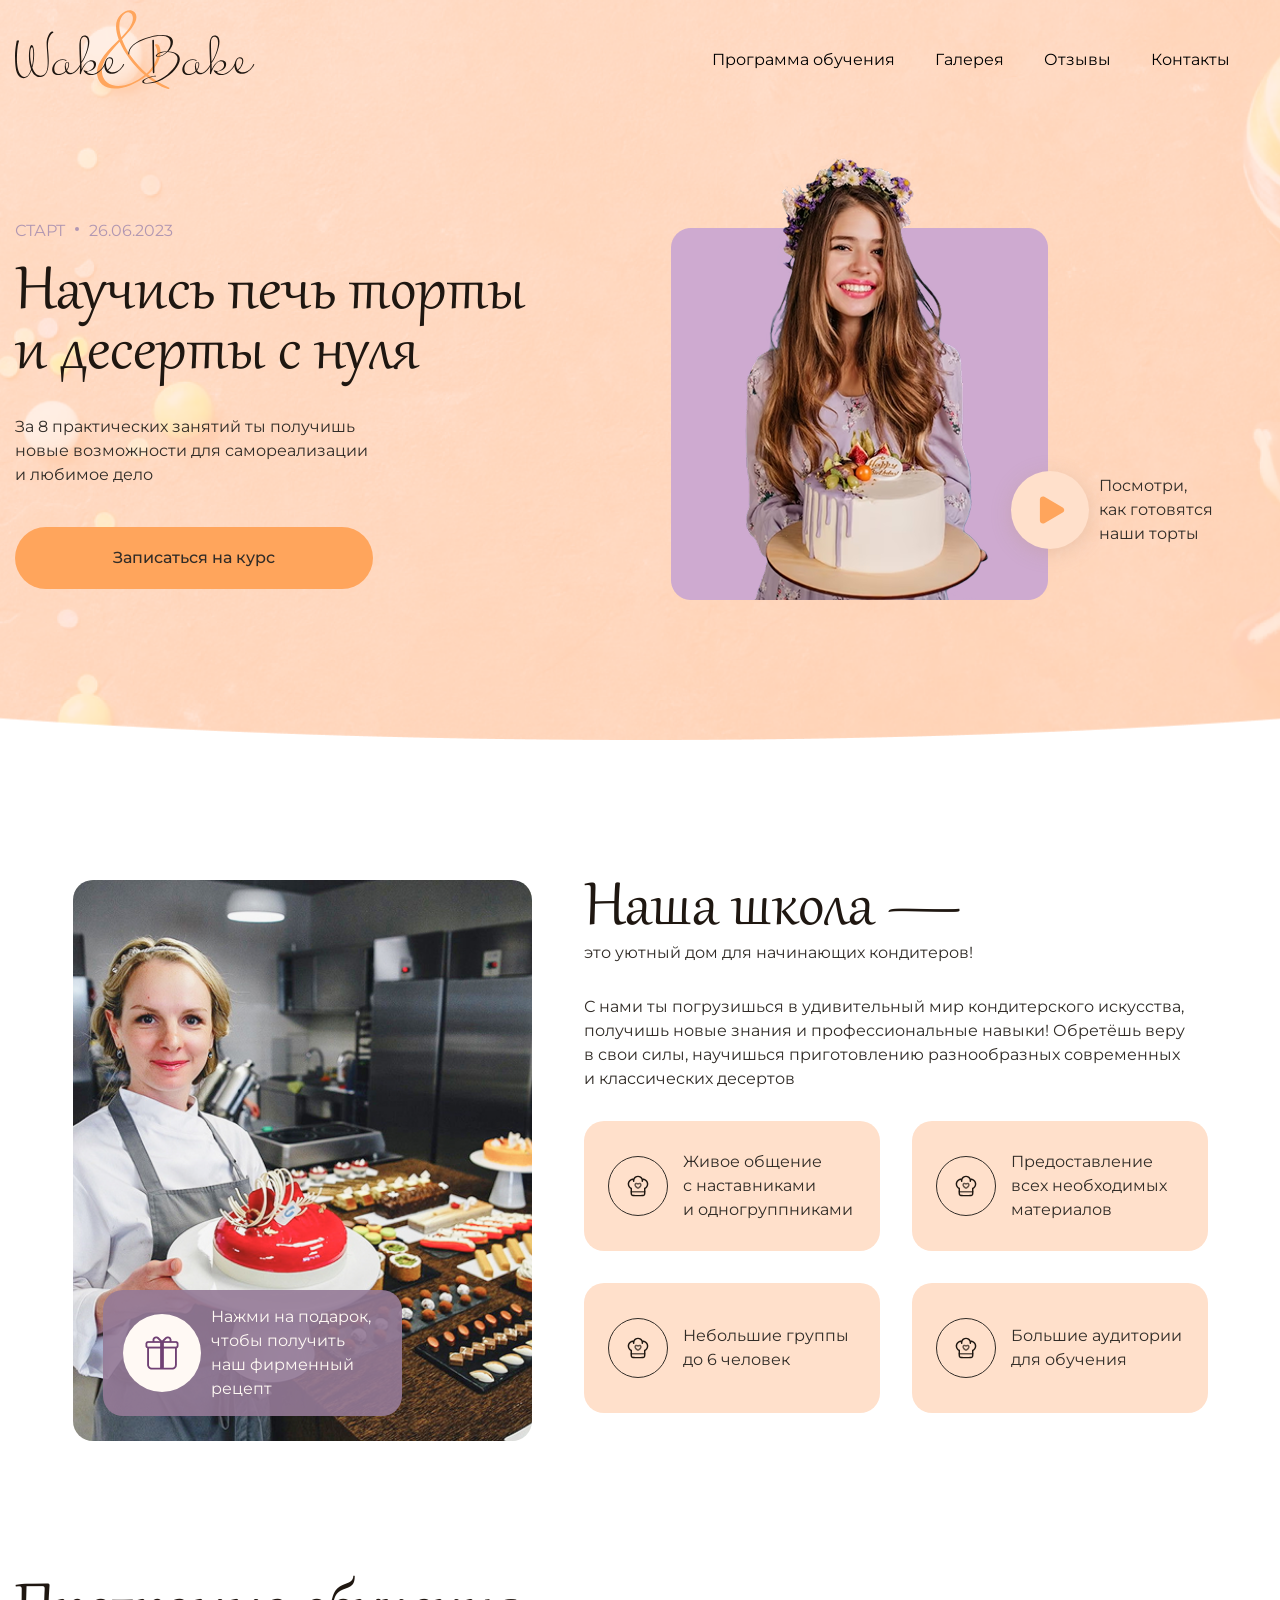
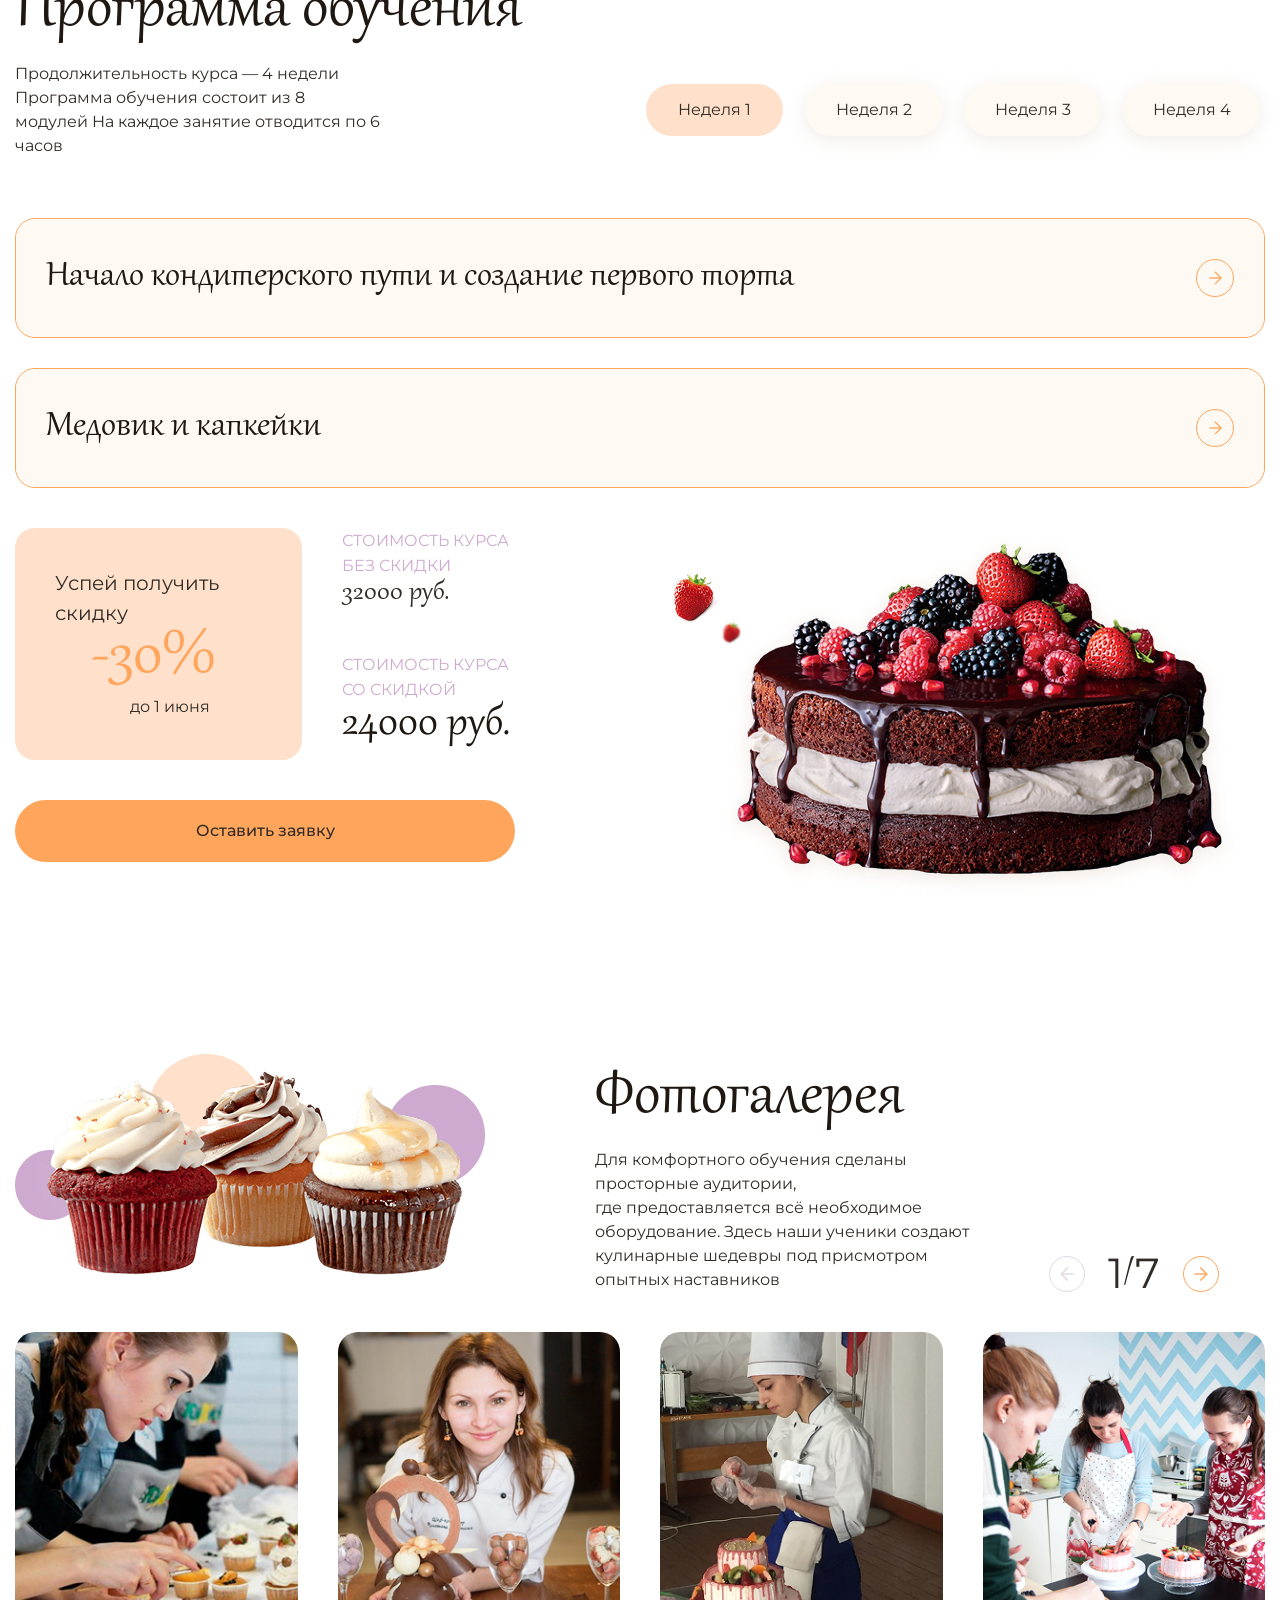
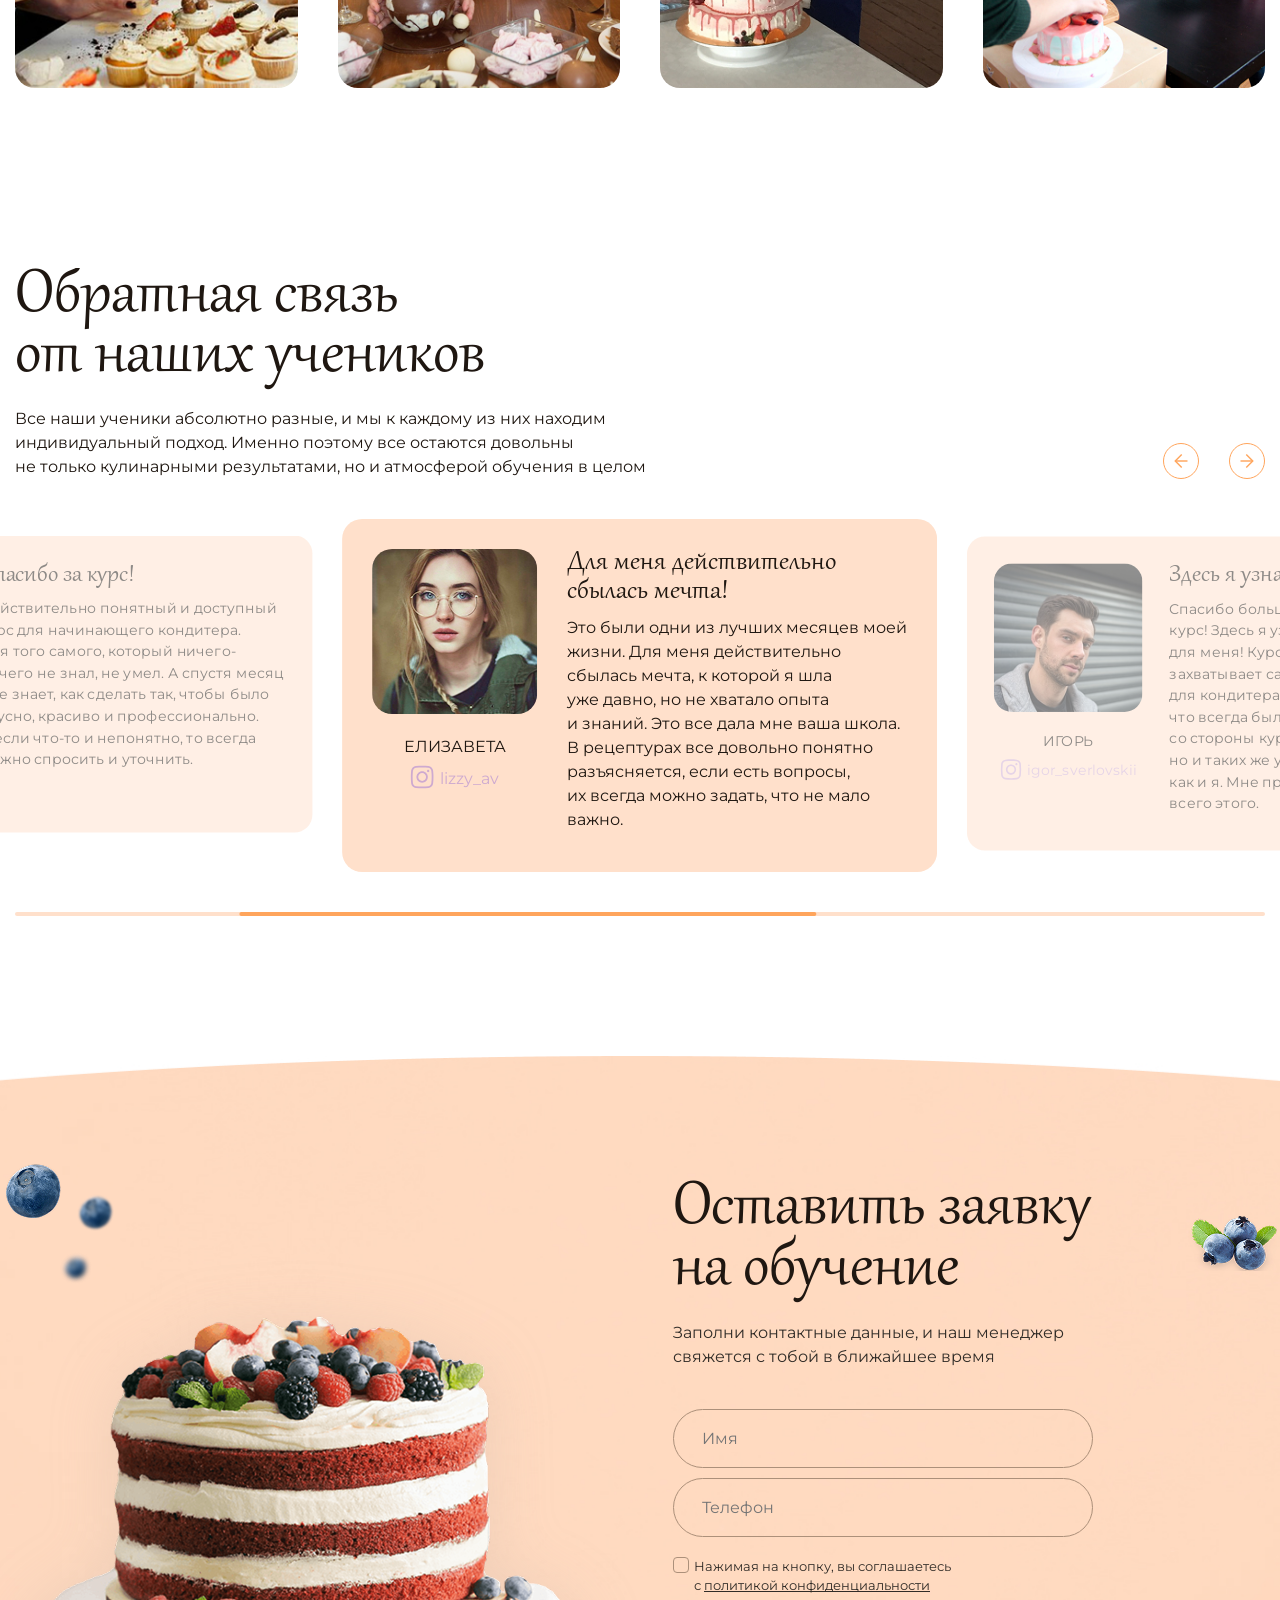
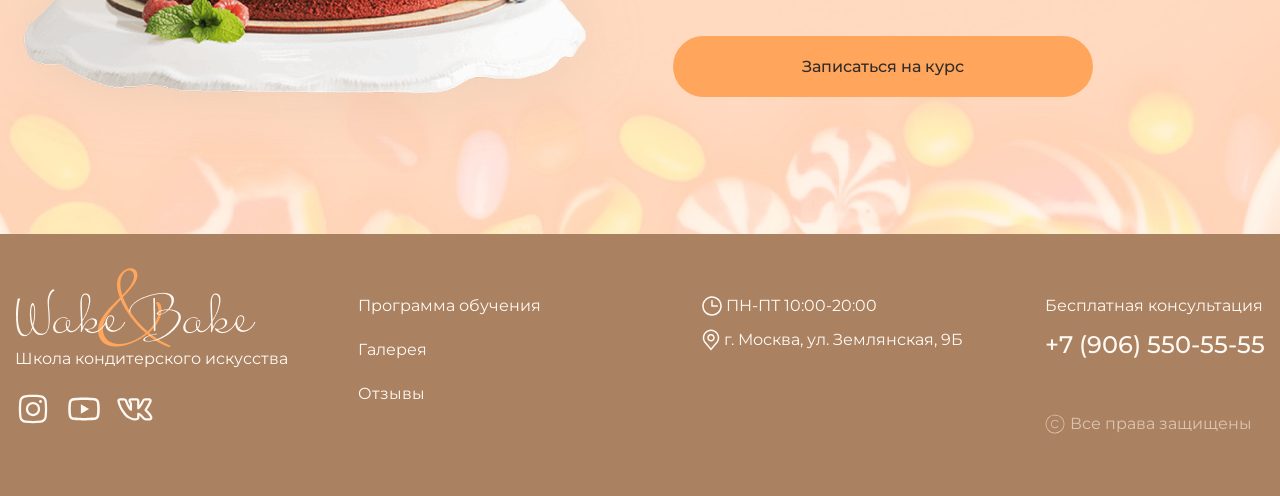
<file: 156/index.html>
<!DOCTYPE html>
<html lang="ru">
    <head>
        <meta charset="UTF-8" >
        <meta name="viewport" content="width=device-width, initial-scale=1.0" >
        <link rel="stylesheet" href="./styles/reset.css" >
        <link rel="stylesheet" href="./Font/fonts.css" >
        <link rel="stylesheet" href="./styles/swiper-bundle.min.css" >

        <link rel="stylesheet" href="./styles/styles.css" >

        <title>WkeBake</title>
    </head>
    <body>
        <div class="banner">
            <div class="container banner__container">
                <header class="header">
                    <div class="header__logo">
                        <a href="/">
                            <img
                                class="header__logo-img"
                                src="./media/header/svg/header_logo_svg.svg"
                                alt="logo"
                            >
                        </a>
                    </div>
                    <nav class="nav">
                        <ul class="nav__wrapper">
                            <li class="nav__item">
                                <a href="#programm" class="nav__link"
                                    >Программа обучения</a
                                >
                            </li>
                            <li class="nav__item">
                                <a href="#gallery" class="nav__link">Галерея</a>
                            </li>
                            <li class="nav__item">
                                <a href="#reviews" class="nav__link">Отзывы</a>
                            </li>
                            <li class="nav__item">
                                <a href="#application" class="nav__link">Контакты</a>
                            </li>
                        </ul>

                        <button class="nav__burger" id="buttonMenuOpen">
                            <span class="nav__burger-line"></span>
                        </button>

                        <div class="menu" id="burgerMenu">
                            <ul class="menu__wrapper">
                                <li class="menu__item">
                                    <a href="#programm" class="menu__link"
                                        >Программа обучения</a
                                    >
                                </li>
                                <li class="menu__item">
                                    <a href="#gallery" class="menu__link">Галерея</a>
                                </li>
                                <li class="menu__item">
                                    <a href="#reviews" class="menu__link">Отзывы</a>
                                </li>
                                <li class="menu__item">
                                    <a href="#application" class="menu__link"
                                        >Контакты</a
                                    >
                                </li>
                            </ul>
                        </div>
                    </nav>
                </header>
                <section class="content">
                    <div class="content__info">
                        <div class="content__start">
                            <p class="content__start-text">старт</p>
                            <p class="content__start-point">
                                <svg
                                    width="4"
                                    height="4"
                                    viewBox="0 0 4 4"
                                    fill="none"
                                    xmlns="http://www.w3.org/2000/svg"
                                >
                                    <circle cx="2" cy="2" r="2" fill="#B197B3" />
                                </svg>
                            </p>
                            <p class="content__start-data">26.06.2023</p>
                        </div>
                        <h1 class="content__title">
                            Научись печь торты и десерты с нуля
                        </h1>
                        <p class="content__text">
                            За 8 практических занятий ты получишь новые возможности
                            для самореализации и любимое дело
                        </p>
                        <button onclick="scrollToForm()" class="content__button">
                            Записаться на курс
                        </button>
                    </div>
                    <div class="content__block">
                        <div class="content__img--wrapper">
                            <img
                                class="content__img"
                                src="./media/header/header__women__pict.png"
                                alt="girl"
                            >

                            <div class="content__play">
                                <div id="playContent" class="content__play-wrapper">
                                    <span class="content__play-circle">
                                        <a
                                            data-fslightbox="gallery"
                                            id="video-trigger"
                                            href="./media/video_cake/cake.mp4"
                                            ><img
                                                class="content__svg"
                                                src="./media/header/svg/video__play.svg"
                                                alt="video"
                                        ></a>
                                    </span>
                                </div>
                                <p class="content__play-text">
                                    Посмотри, как готовятся наши торты
                                </p>
                            </div>
                        </div>
                    </div>
                </section>
            </div>
        </div>

        <section class="learning">
            <div class="container learning__container">
                <div class="learning__block">
                    <div class="learning__block-wrapper">
                        <div id="openGift" class="learning__block-present">
                            <span class="learning__block-presents">
                                <a href="#"
                                    ><img
                                        src="./media/sect-learning/present.png"
                                        alt=""
                                ></a>
                            </span>
                        </div>
                        <p class="learning__block-text">
                            Нажми на подарок, чтобы получить наш фирменный рецепт
                        </p>
                    </div>
                    <div class="recipe">
                        <div class="recipe__block">
                            <div class="recipe__cupcakes">
                                <img
                                    src="./media/recipe/капкейки.png"
                                    alt="cupcakes"
                                    class="recipe__cupcakes-img"
                                >
                            </div>

                            <div class="recipe__close">
                                <button id="closeGift" class="recipe__wrapper">
                                    <svg
                                        width="12"
                                        height="12"
                                        viewBox="0 0 12 12"
                                        fill="none"
                                        xmlns="http://www.w3.org/2000/svg"
                                    >
                                        <path
                                            d="M0.757935 11.2433L6.00094 6.00032L11.2439 11.2433M11.2439 0.757324L5.99993 6.00032L0.757935 0.757324"
                                            stroke="#E1D9E1"
                                            stroke-width="1.5"
                                            stroke-linecap="round"
                                            stroke-linejoin="round"
                                        />
                                    </svg>
                                </button>
                            </div>
                            <h4 class="recipe__title">
                                Удиви своих близких вкусными капкейками
                            </h4>
                            <p class="recipe__text">
                                Оставь свой e-mail, и мы вышлем рецепт на почту
                            </p>
                            <form class="recipe__form">
                                <label class="recipe__form-label">
                                    <span>Введите E-mail</span>
                                    <input
                                        type="email"
                                        class="recipe__form-input"
                                        placeholder="E-mail "
                                    >
                                </label>
                                <button type="submit" class="recipe__button">
                                    Получить подарок
                                </button>
                            </form>
                        </div>
                    </div>
                </div>
                <div class="learning__academy">
                    <div class="learning__academy-blog">
                        <h1 class="learning__academy-title">Наша школа —</h1>
                        <p class="learning__academy-text">
                            это уютный дом для начинающих кондитеров!
                        </p>
                        <p class="learning__academy-paragraph">
                            С нами ты погрузишься в удивительный мир кондитерского
                            искусства, получишь новые знания и профессиональные навыки!
                            Обретёшь веру в свои силы, научишься приготовлению
                            разнообразных современных и классических десертов
                        </p>
                    </div>
                    <div class="learning__academy-grid">
                        <div class="learning__academy-block">
                            <div class="learning__academy-wrapper">
                                <div class="learning__academy-svg">
                                    <svg
                                        width="24"
                                        height="24"
                                        viewBox="0 0 25 24"
                                        fill="none"
                                        xmlns="http://www.w3.org/2000/svg"
                                    >
                                        <path
                                            d="M5.5 14.584H6.25C6.24992 14.4381 6.20732 14.2955 6.12739 14.1734C6.04746 14.0514 5.93369 13.9553 5.8 13.897L5.5 14.584ZM19.5 14.584L19.2 13.897C19.0663 13.9553 18.9525 14.0514 18.8726 14.1734C18.7927 14.2955 18.7501 14.4381 18.75 14.584H19.5ZM16.25 7C16.25 7.19891 16.329 7.38968 16.4697 7.53033C16.6103 7.67098 16.8011 7.75 17 7.75C17.1989 7.75 17.3897 7.67098 17.5303 7.53033C17.671 7.38968 17.75 7.19891 17.75 7H16.25ZM7.25 7C7.25 7.19891 7.32902 7.38968 7.46967 7.53033C7.61032 7.67098 7.80109 7.75 8 7.75C8.19891 7.75 8.38968 7.67098 8.53033 7.53033C8.67098 7.38968 8.75 7.19891 8.75 7H7.25ZM7.5 4.25C5.97501 4.25 4.51247 4.8558 3.43414 5.93414C2.3558 7.01247 1.75 8.47501 1.75 10H3.25C3.25 8.87283 3.69777 7.79183 4.4948 6.9948C5.29183 6.19777 6.37283 5.75 7.5 5.75V4.25ZM17.5 5.75C18.6272 5.75 19.7082 6.19777 20.5052 6.9948C21.3022 7.79183 21.75 8.87283 21.75 10H23.25C23.25 8.47501 22.6442 7.01247 21.5659 5.93414C20.4875 4.8558 19.025 4.25 17.5 4.25V5.75ZM15.5 21.25H9.5V22.75H15.5V21.25ZM9.5 21.25C8.536 21.25 7.888 21.248 7.405 21.183C6.944 21.121 6.746 21.014 6.616 20.883L5.556 21.945C6.011 22.4 6.578 22.585 7.206 22.67C7.812 22.752 8.578 22.75 9.5 22.75V21.25ZM4.75 18C4.75 18.922 4.748 19.688 4.83 20.294C4.914 20.922 5.1 21.489 5.555 21.944L6.616 20.884C6.486 20.754 6.379 20.556 6.316 20.094C6.252 19.612 6.25 18.964 6.25 18H4.75ZM18.75 18C18.75 18.964 18.748 19.612 18.683 20.095C18.621 20.556 18.514 20.754 18.383 20.884L19.445 21.944C19.9 21.489 20.085 20.922 20.17 20.294C20.252 19.688 20.25 18.922 20.25 18H18.75ZM15.5 22.75C16.422 22.75 17.188 22.752 17.794 22.67C18.422 22.586 18.99 22.4 19.445 21.944L18.384 20.884C18.254 21.014 18.056 21.121 17.594 21.184C17.112 21.248 16.464 21.25 15.5 21.25V22.75ZM7.5 5.75C7.714 5.75 7.923 5.766 8.128 5.796L8.347 4.312C8.06656 4.27063 7.78347 4.24991 7.5 4.25V5.75ZM12.5 1.25C11.4028 1.25 10.3331 1.59365 9.44117 2.23268C8.54925 2.87172 7.87986 3.77406 7.527 4.813L8.947 5.295C9.19916 4.55281 9.67745 3.90823 10.3147 3.45178C10.9519 2.99532 11.7161 2.74991 12.5 2.75V1.25ZM7.527 4.813C7.34303 5.3564 7.24945 5.9263 7.25 6.5H8.75C8.75 6.077 8.82 5.672 8.948 5.295L7.527 4.813ZM17.5 4.25C17.213 4.25 16.93 4.271 16.653 4.312L16.873 5.796C17.0806 5.76535 17.2902 5.74998 17.5 5.75V4.25ZM12.5 2.75C13.2837 2.75012 14.0477 2.99562 14.6847 3.45207C15.3218 3.90851 15.7999 4.55297 16.052 5.295L17.472 4.813C17.1192 3.77422 16.45 2.872 15.5582 2.23298C14.6665 1.59395 13.5971 1.25021 12.5 1.25V2.75ZM16.052 5.295C16.18 5.672 16.25 6.077 16.25 6.5H17.75C17.75 5.911 17.652 5.344 17.472 4.813L16.053 5.295H16.052ZM6.25 18V14.584H4.75V18H6.25ZM5.8 13.897C5.04188 13.566 4.39681 13.021 3.94386 12.3288C3.49092 11.6366 3.24978 10.8272 3.25 10H1.75C1.74993 11.119 2.07628 12.2137 2.68908 13.1499C3.30188 14.0862 4.1745 14.8233 5.2 15.271L5.8 13.897ZM18.75 14.584V18H20.25V14.584H18.75ZM21.75 10C21.7502 10.8272 21.5091 11.6366 21.0561 12.3288C20.6032 13.021 19.9581 13.566 19.2 13.897L19.8 15.271C20.8255 14.8233 21.6981 14.0862 22.3109 13.1499C22.9237 12.2137 23.2501 11.119 23.25 10H21.75ZM16.25 6.5V7H17.75V6.5H16.25ZM7.25 6.5V7H8.75V6.5H7.25Z"
                                            fill="#1F1711"
                                        />
                                        <path
                                            opacity="0.7"
                                            d="M12.5 9.99507L11.981 10.5371C12.1206 10.6709 12.3066 10.7456 12.5 10.7456C12.6934 10.7456 12.8794 10.6709 13.019 10.5371L12.5 9.99507ZM11.986 13.0641C11.569 12.7581 11.108 12.3741 10.759 11.9721C10.391 11.5461 10.25 11.2151 10.25 11.0001H8.75C8.75 11.7701 9.191 12.4511 9.625 12.9531C10.078 13.4771 10.639 13.9361 11.099 14.2731L11.986 13.0641ZM10.25 11.0001C10.25 10.4241 10.513 10.1741 10.742 10.0931C10.992 10.0051 11.456 10.0331 11.982 10.5371L13.019 9.45307C12.194 8.66307 11.158 8.35807 10.246 8.67807C9.312 9.00507 8.75 9.90307 8.75 11.0001H10.25ZM13.9 14.2741C14.36 13.9361 14.922 13.4771 15.375 12.9531C15.809 12.4511 16.25 11.7701 16.25 11.0001H14.75C14.75 11.2151 14.609 11.5461 14.24 11.9721C13.892 12.3751 13.431 12.7581 13.014 13.0641L13.901 14.2741H13.9ZM16.25 11.0001C16.25 9.90307 15.687 9.00507 14.754 8.67807C13.842 8.35807 12.806 8.66407 11.981 9.45307L13.019 10.5371C13.544 10.0331 14.008 10.0051 14.259 10.0931C14.487 10.1731 14.75 10.4241 14.75 11.0001H16.25ZM11.1 14.2741C11.468 14.5441 11.882 14.8811 12.5 14.8811V13.3811C12.476 13.3811 12.46 13.3811 12.406 13.3521C12.26 13.2651 12.1197 13.1689 11.986 13.0641L11.099 14.2741H11.1ZM13.014 13.0641C12.8803 13.1689 12.74 13.2651 12.594 13.3521C12.54 13.3811 12.524 13.3811 12.5 13.3811V14.8811C13.118 14.8811 13.532 14.5441 13.9 14.2741L13.014 13.0641Z"
                                            fill="#1F1711"
                                        />
                                        <path
                                            opacity="0.7"
                                            d="M5.5 18H19.5"
                                            stroke="#1F1711"
                                            stroke-width="1.5"
                                            stroke-linecap="round"
                                            stroke-linejoin="round"
                                        />
                                    </svg>
                                </div>
                                <div class="learning__academy-info">
                                    Живое общение с наставниками и одногруппниками
                                </div>
                            </div>
                            <div class="learning__academy-wrapper">
                                <div class="learning__academy-svg">
                                    <svg
                                        width="24"
                                        height="24"
                                        viewBox="0 0 25 24"
                                        fill="none"
                                        xmlns="http://www.w3.org/2000/svg"
                                    >
                                        <path
                                            d="M5.5 14.584H6.25C6.24992 14.4381 6.20732 14.2955 6.12739 14.1734C6.04746 14.0514 5.93369 13.9553 5.8 13.897L5.5 14.584ZM19.5 14.584L19.2 13.897C19.0663 13.9553 18.9525 14.0514 18.8726 14.1734C18.7927 14.2955 18.7501 14.4381 18.75 14.584H19.5ZM16.25 7C16.25 7.19891 16.329 7.38968 16.4697 7.53033C16.6103 7.67098 16.8011 7.75 17 7.75C17.1989 7.75 17.3897 7.67098 17.5303 7.53033C17.671 7.38968 17.75 7.19891 17.75 7H16.25ZM7.25 7C7.25 7.19891 7.32902 7.38968 7.46967 7.53033C7.61032 7.67098 7.80109 7.75 8 7.75C8.19891 7.75 8.38968 7.67098 8.53033 7.53033C8.67098 7.38968 8.75 7.19891 8.75 7H7.25ZM7.5 4.25C5.97501 4.25 4.51247 4.8558 3.43414 5.93414C2.3558 7.01247 1.75 8.47501 1.75 10H3.25C3.25 8.87283 3.69777 7.79183 4.4948 6.9948C5.29183 6.19777 6.37283 5.75 7.5 5.75V4.25ZM17.5 5.75C18.6272 5.75 19.7082 6.19777 20.5052 6.9948C21.3022 7.79183 21.75 8.87283 21.75 10H23.25C23.25 8.47501 22.6442 7.01247 21.5659 5.93414C20.4875 4.8558 19.025 4.25 17.5 4.25V5.75ZM15.5 21.25H9.5V22.75H15.5V21.25ZM9.5 21.25C8.536 21.25 7.888 21.248 7.405 21.183C6.944 21.121 6.746 21.014 6.616 20.883L5.556 21.945C6.011 22.4 6.578 22.585 7.206 22.67C7.812 22.752 8.578 22.75 9.5 22.75V21.25ZM4.75 18C4.75 18.922 4.748 19.688 4.83 20.294C4.914 20.922 5.1 21.489 5.555 21.944L6.616 20.884C6.486 20.754 6.379 20.556 6.316 20.094C6.252 19.612 6.25 18.964 6.25 18H4.75ZM18.75 18C18.75 18.964 18.748 19.612 18.683 20.095C18.621 20.556 18.514 20.754 18.383 20.884L19.445 21.944C19.9 21.489 20.085 20.922 20.17 20.294C20.252 19.688 20.25 18.922 20.25 18H18.75ZM15.5 22.75C16.422 22.75 17.188 22.752 17.794 22.67C18.422 22.586 18.99 22.4 19.445 21.944L18.384 20.884C18.254 21.014 18.056 21.121 17.594 21.184C17.112 21.248 16.464 21.25 15.5 21.25V22.75ZM7.5 5.75C7.714 5.75 7.923 5.766 8.128 5.796L8.347 4.312C8.06656 4.27063 7.78347 4.24991 7.5 4.25V5.75ZM12.5 1.25C11.4028 1.25 10.3331 1.59365 9.44117 2.23268C8.54925 2.87172 7.87986 3.77406 7.527 4.813L8.947 5.295C9.19916 4.55281 9.67745 3.90823 10.3147 3.45178C10.9519 2.99532 11.7161 2.74991 12.5 2.75V1.25ZM7.527 4.813C7.34303 5.3564 7.24945 5.9263 7.25 6.5H8.75C8.75 6.077 8.82 5.672 8.948 5.295L7.527 4.813ZM17.5 4.25C17.213 4.25 16.93 4.271 16.653 4.312L16.873 5.796C17.0806 5.76535 17.2902 5.74998 17.5 5.75V4.25ZM12.5 2.75C13.2837 2.75012 14.0477 2.99562 14.6847 3.45207C15.3218 3.90851 15.7999 4.55297 16.052 5.295L17.472 4.813C17.1192 3.77422 16.45 2.872 15.5582 2.23298C14.6665 1.59395 13.5971 1.25021 12.5 1.25V2.75ZM16.052 5.295C16.18 5.672 16.25 6.077 16.25 6.5H17.75C17.75 5.911 17.652 5.344 17.472 4.813L16.053 5.295H16.052ZM6.25 18V14.584H4.75V18H6.25ZM5.8 13.897C5.04188 13.566 4.39681 13.021 3.94386 12.3288C3.49092 11.6366 3.24978 10.8272 3.25 10H1.75C1.74993 11.119 2.07628 12.2137 2.68908 13.1499C3.30188 14.0862 4.1745 14.8233 5.2 15.271L5.8 13.897ZM18.75 14.584V18H20.25V14.584H18.75ZM21.75 10C21.7502 10.8272 21.5091 11.6366 21.0561 12.3288C20.6032 13.021 19.9581 13.566 19.2 13.897L19.8 15.271C20.8255 14.8233 21.6981 14.0862 22.3109 13.1499C22.9237 12.2137 23.2501 11.119 23.25 10H21.75ZM16.25 6.5V7H17.75V6.5H16.25ZM7.25 6.5V7H8.75V6.5H7.25Z"
                                            fill="#1F1711"
                                        />
                                        <path
                                            opacity="0.7"
                                            d="M12.5 9.99507L11.981 10.5371C12.1206 10.6709 12.3066 10.7456 12.5 10.7456C12.6934 10.7456 12.8794 10.6709 13.019 10.5371L12.5 9.99507ZM11.986 13.0641C11.569 12.7581 11.108 12.3741 10.759 11.9721C10.391 11.5461 10.25 11.2151 10.25 11.0001H8.75C8.75 11.7701 9.191 12.4511 9.625 12.9531C10.078 13.4771 10.639 13.9361 11.099 14.2731L11.986 13.0641ZM10.25 11.0001C10.25 10.4241 10.513 10.1741 10.742 10.0931C10.992 10.0051 11.456 10.0331 11.982 10.5371L13.019 9.45307C12.194 8.66307 11.158 8.35807 10.246 8.67807C9.312 9.00507 8.75 9.90307 8.75 11.0001H10.25ZM13.9 14.2741C14.36 13.9361 14.922 13.4771 15.375 12.9531C15.809 12.4511 16.25 11.7701 16.25 11.0001H14.75C14.75 11.2151 14.609 11.5461 14.24 11.9721C13.892 12.3751 13.431 12.7581 13.014 13.0641L13.901 14.2741H13.9ZM16.25 11.0001C16.25 9.90307 15.687 9.00507 14.754 8.67807C13.842 8.35807 12.806 8.66407 11.981 9.45307L13.019 10.5371C13.544 10.0331 14.008 10.0051 14.259 10.0931C14.487 10.1731 14.75 10.4241 14.75 11.0001H16.25ZM11.1 14.2741C11.468 14.5441 11.882 14.8811 12.5 14.8811V13.3811C12.476 13.3811 12.46 13.3811 12.406 13.3521C12.26 13.2651 12.1197 13.1689 11.986 13.0641L11.099 14.2741H11.1ZM13.014 13.0641C12.8803 13.1689 12.74 13.2651 12.594 13.3521C12.54 13.3811 12.524 13.3811 12.5 13.3811V14.8811C13.118 14.8811 13.532 14.5441 13.9 14.2741L13.014 13.0641Z"
                                            fill="#1F1711"
                                        />
                                        <path
                                            opacity="0.7"
                                            d="M5.5 18H19.5"
                                            stroke="#1F1711"
                                            stroke-width="1.5"
                                            stroke-linecap="round"
                                            stroke-linejoin="round"
                                        />
                                    </svg>
                                </div>
                                <div class="learning__academy-info">
                                    Предоставление всех необходимых материалов
                                </div>
                            </div>
                            <div class="learning__academy-wrapper">
                                <div class="learning__academy-svg">
                                    <svg
                                        width="24"
                                        height="24"
                                        viewBox="0 0 25 24"
                                        fill="none"
                                        xmlns="http://www.w3.org/2000/svg"
                                    >
                                        <path
                                            d="M5.5 14.584H6.25C6.24992 14.4381 6.20732 14.2955 6.12739 14.1734C6.04746 14.0514 5.93369 13.9553 5.8 13.897L5.5 14.584ZM19.5 14.584L19.2 13.897C19.0663 13.9553 18.9525 14.0514 18.8726 14.1734C18.7927 14.2955 18.7501 14.4381 18.75 14.584H19.5ZM16.25 7C16.25 7.19891 16.329 7.38968 16.4697 7.53033C16.6103 7.67098 16.8011 7.75 17 7.75C17.1989 7.75 17.3897 7.67098 17.5303 7.53033C17.671 7.38968 17.75 7.19891 17.75 7H16.25ZM7.25 7C7.25 7.19891 7.32902 7.38968 7.46967 7.53033C7.61032 7.67098 7.80109 7.75 8 7.75C8.19891 7.75 8.38968 7.67098 8.53033 7.53033C8.67098 7.38968 8.75 7.19891 8.75 7H7.25ZM7.5 4.25C5.97501 4.25 4.51247 4.8558 3.43414 5.93414C2.3558 7.01247 1.75 8.47501 1.75 10H3.25C3.25 8.87283 3.69777 7.79183 4.4948 6.9948C5.29183 6.19777 6.37283 5.75 7.5 5.75V4.25ZM17.5 5.75C18.6272 5.75 19.7082 6.19777 20.5052 6.9948C21.3022 7.79183 21.75 8.87283 21.75 10H23.25C23.25 8.47501 22.6442 7.01247 21.5659 5.93414C20.4875 4.8558 19.025 4.25 17.5 4.25V5.75ZM15.5 21.25H9.5V22.75H15.5V21.25ZM9.5 21.25C8.536 21.25 7.888 21.248 7.405 21.183C6.944 21.121 6.746 21.014 6.616 20.883L5.556 21.945C6.011 22.4 6.578 22.585 7.206 22.67C7.812 22.752 8.578 22.75 9.5 22.75V21.25ZM4.75 18C4.75 18.922 4.748 19.688 4.83 20.294C4.914 20.922 5.1 21.489 5.555 21.944L6.616 20.884C6.486 20.754 6.379 20.556 6.316 20.094C6.252 19.612 6.25 18.964 6.25 18H4.75ZM18.75 18C18.75 18.964 18.748 19.612 18.683 20.095C18.621 20.556 18.514 20.754 18.383 20.884L19.445 21.944C19.9 21.489 20.085 20.922 20.17 20.294C20.252 19.688 20.25 18.922 20.25 18H18.75ZM15.5 22.75C16.422 22.75 17.188 22.752 17.794 22.67C18.422 22.586 18.99 22.4 19.445 21.944L18.384 20.884C18.254 21.014 18.056 21.121 17.594 21.184C17.112 21.248 16.464 21.25 15.5 21.25V22.75ZM7.5 5.75C7.714 5.75 7.923 5.766 8.128 5.796L8.347 4.312C8.06656 4.27063 7.78347 4.24991 7.5 4.25V5.75ZM12.5 1.25C11.4028 1.25 10.3331 1.59365 9.44117 2.23268C8.54925 2.87172 7.87986 3.77406 7.527 4.813L8.947 5.295C9.19916 4.55281 9.67745 3.90823 10.3147 3.45178C10.9519 2.99532 11.7161 2.74991 12.5 2.75V1.25ZM7.527 4.813C7.34303 5.3564 7.24945 5.9263 7.25 6.5H8.75C8.75 6.077 8.82 5.672 8.948 5.295L7.527 4.813ZM17.5 4.25C17.213 4.25 16.93 4.271 16.653 4.312L16.873 5.796C17.0806 5.76535 17.2902 5.74998 17.5 5.75V4.25ZM12.5 2.75C13.2837 2.75012 14.0477 2.99562 14.6847 3.45207C15.3218 3.90851 15.7999 4.55297 16.052 5.295L17.472 4.813C17.1192 3.77422 16.45 2.872 15.5582 2.23298C14.6665 1.59395 13.5971 1.25021 12.5 1.25V2.75ZM16.052 5.295C16.18 5.672 16.25 6.077 16.25 6.5H17.75C17.75 5.911 17.652 5.344 17.472 4.813L16.053 5.295H16.052ZM6.25 18V14.584H4.75V18H6.25ZM5.8 13.897C5.04188 13.566 4.39681 13.021 3.94386 12.3288C3.49092 11.6366 3.24978 10.8272 3.25 10H1.75C1.74993 11.119 2.07628 12.2137 2.68908 13.1499C3.30188 14.0862 4.1745 14.8233 5.2 15.271L5.8 13.897ZM18.75 14.584V18H20.25V14.584H18.75ZM21.75 10C21.7502 10.8272 21.5091 11.6366 21.0561 12.3288C20.6032 13.021 19.9581 13.566 19.2 13.897L19.8 15.271C20.8255 14.8233 21.6981 14.0862 22.3109 13.1499C22.9237 12.2137 23.2501 11.119 23.25 10H21.75ZM16.25 6.5V7H17.75V6.5H16.25ZM7.25 6.5V7H8.75V6.5H7.25Z"
                                            fill="#1F1711"
                                        />
                                        <path
                                            opacity="0.7"
                                            d="M12.5 9.99507L11.981 10.5371C12.1206 10.6709 12.3066 10.7456 12.5 10.7456C12.6934 10.7456 12.8794 10.6709 13.019 10.5371L12.5 9.99507ZM11.986 13.0641C11.569 12.7581 11.108 12.3741 10.759 11.9721C10.391 11.5461 10.25 11.2151 10.25 11.0001H8.75C8.75 11.7701 9.191 12.4511 9.625 12.9531C10.078 13.4771 10.639 13.9361 11.099 14.2731L11.986 13.0641ZM10.25 11.0001C10.25 10.4241 10.513 10.1741 10.742 10.0931C10.992 10.0051 11.456 10.0331 11.982 10.5371L13.019 9.45307C12.194 8.66307 11.158 8.35807 10.246 8.67807C9.312 9.00507 8.75 9.90307 8.75 11.0001H10.25ZM13.9 14.2741C14.36 13.9361 14.922 13.4771 15.375 12.9531C15.809 12.4511 16.25 11.7701 16.25 11.0001H14.75C14.75 11.2151 14.609 11.5461 14.24 11.9721C13.892 12.3751 13.431 12.7581 13.014 13.0641L13.901 14.2741H13.9ZM16.25 11.0001C16.25 9.90307 15.687 9.00507 14.754 8.67807C13.842 8.35807 12.806 8.66407 11.981 9.45307L13.019 10.5371C13.544 10.0331 14.008 10.0051 14.259 10.0931C14.487 10.1731 14.75 10.4241 14.75 11.0001H16.25ZM11.1 14.2741C11.468 14.5441 11.882 14.8811 12.5 14.8811V13.3811C12.476 13.3811 12.46 13.3811 12.406 13.3521C12.26 13.2651 12.1197 13.1689 11.986 13.0641L11.099 14.2741H11.1ZM13.014 13.0641C12.8803 13.1689 12.74 13.2651 12.594 13.3521C12.54 13.3811 12.524 13.3811 12.5 13.3811V14.8811C13.118 14.8811 13.532 14.5441 13.9 14.2741L13.014 13.0641Z"
                                            fill="#1F1711"
                                        />
                                        <path
                                            opacity="0.7"
                                            d="M5.5 18H19.5"
                                            stroke="#1F1711"
                                            stroke-width="1.5"
                                            stroke-linecap="round"
                                            stroke-linejoin="round"
                                        />
                                    </svg>
                                </div>
                                <div class="learning__academy-info">
                                    Небольшие группы до 6 человек
                                </div>
                            </div>
                            <div class="learning__academy-wrapper">
                                <div class="learning__academy-svg">
                                    <svg
                                        width="24"
                                        height="24"
                                        viewBox="0 0 25 24"
                                        fill="none"
                                        xmlns="http://www.w3.org/2000/svg"
                                    >
                                        <path
                                            d="M5.5 14.584H6.25C6.24992 14.4381 6.20732 14.2955 6.12739 14.1734C6.04746 14.0514 5.93369 13.9553 5.8 13.897L5.5 14.584ZM19.5 14.584L19.2 13.897C19.0663 13.9553 18.9525 14.0514 18.8726 14.1734C18.7927 14.2955 18.7501 14.4381 18.75 14.584H19.5ZM16.25 7C16.25 7.19891 16.329 7.38968 16.4697 7.53033C16.6103 7.67098 16.8011 7.75 17 7.75C17.1989 7.75 17.3897 7.67098 17.5303 7.53033C17.671 7.38968 17.75 7.19891 17.75 7H16.25ZM7.25 7C7.25 7.19891 7.32902 7.38968 7.46967 7.53033C7.61032 7.67098 7.80109 7.75 8 7.75C8.19891 7.75 8.38968 7.67098 8.53033 7.53033C8.67098 7.38968 8.75 7.19891 8.75 7H7.25ZM7.5 4.25C5.97501 4.25 4.51247 4.8558 3.43414 5.93414C2.3558 7.01247 1.75 8.47501 1.75 10H3.25C3.25 8.87283 3.69777 7.79183 4.4948 6.9948C5.29183 6.19777 6.37283 5.75 7.5 5.75V4.25ZM17.5 5.75C18.6272 5.75 19.7082 6.19777 20.5052 6.9948C21.3022 7.79183 21.75 8.87283 21.75 10H23.25C23.25 8.47501 22.6442 7.01247 21.5659 5.93414C20.4875 4.8558 19.025 4.25 17.5 4.25V5.75ZM15.5 21.25H9.5V22.75H15.5V21.25ZM9.5 21.25C8.536 21.25 7.888 21.248 7.405 21.183C6.944 21.121 6.746 21.014 6.616 20.883L5.556 21.945C6.011 22.4 6.578 22.585 7.206 22.67C7.812 22.752 8.578 22.75 9.5 22.75V21.25ZM4.75 18C4.75 18.922 4.748 19.688 4.83 20.294C4.914 20.922 5.1 21.489 5.555 21.944L6.616 20.884C6.486 20.754 6.379 20.556 6.316 20.094C6.252 19.612 6.25 18.964 6.25 18H4.75ZM18.75 18C18.75 18.964 18.748 19.612 18.683 20.095C18.621 20.556 18.514 20.754 18.383 20.884L19.445 21.944C19.9 21.489 20.085 20.922 20.17 20.294C20.252 19.688 20.25 18.922 20.25 18H18.75ZM15.5 22.75C16.422 22.75 17.188 22.752 17.794 22.67C18.422 22.586 18.99 22.4 19.445 21.944L18.384 20.884C18.254 21.014 18.056 21.121 17.594 21.184C17.112 21.248 16.464 21.25 15.5 21.25V22.75ZM7.5 5.75C7.714 5.75 7.923 5.766 8.128 5.796L8.347 4.312C8.06656 4.27063 7.78347 4.24991 7.5 4.25V5.75ZM12.5 1.25C11.4028 1.25 10.3331 1.59365 9.44117 2.23268C8.54925 2.87172 7.87986 3.77406 7.527 4.813L8.947 5.295C9.19916 4.55281 9.67745 3.90823 10.3147 3.45178C10.9519 2.99532 11.7161 2.74991 12.5 2.75V1.25ZM7.527 4.813C7.34303 5.3564 7.24945 5.9263 7.25 6.5H8.75C8.75 6.077 8.82 5.672 8.948 5.295L7.527 4.813ZM17.5 4.25C17.213 4.25 16.93 4.271 16.653 4.312L16.873 5.796C17.0806 5.76535 17.2902 5.74998 17.5 5.75V4.25ZM12.5 2.75C13.2837 2.75012 14.0477 2.99562 14.6847 3.45207C15.3218 3.90851 15.7999 4.55297 16.052 5.295L17.472 4.813C17.1192 3.77422 16.45 2.872 15.5582 2.23298C14.6665 1.59395 13.5971 1.25021 12.5 1.25V2.75ZM16.052 5.295C16.18 5.672 16.25 6.077 16.25 6.5H17.75C17.75 5.911 17.652 5.344 17.472 4.813L16.053 5.295H16.052ZM6.25 18V14.584H4.75V18H6.25ZM5.8 13.897C5.04188 13.566 4.39681 13.021 3.94386 12.3288C3.49092 11.6366 3.24978 10.8272 3.25 10H1.75C1.74993 11.119 2.07628 12.2137 2.68908 13.1499C3.30188 14.0862 4.1745 14.8233 5.2 15.271L5.8 13.897ZM18.75 14.584V18H20.25V14.584H18.75ZM21.75 10C21.7502 10.8272 21.5091 11.6366 21.0561 12.3288C20.6032 13.021 19.9581 13.566 19.2 13.897L19.8 15.271C20.8255 14.8233 21.6981 14.0862 22.3109 13.1499C22.9237 12.2137 23.2501 11.119 23.25 10H21.75ZM16.25 6.5V7H17.75V6.5H16.25ZM7.25 6.5V7H8.75V6.5H7.25Z"
                                            fill="#1F1711"
                                        />
                                        <path
                                            opacity="0.7"
                                            d="M12.5 9.99507L11.981 10.5371C12.1206 10.6709 12.3066 10.7456 12.5 10.7456C12.6934 10.7456 12.8794 10.6709 13.019 10.5371L12.5 9.99507ZM11.986 13.0641C11.569 12.7581 11.108 12.3741 10.759 11.9721C10.391 11.5461 10.25 11.2151 10.25 11.0001H8.75C8.75 11.7701 9.191 12.4511 9.625 12.9531C10.078 13.4771 10.639 13.9361 11.099 14.2731L11.986 13.0641ZM10.25 11.0001C10.25 10.4241 10.513 10.1741 10.742 10.0931C10.992 10.0051 11.456 10.0331 11.982 10.5371L13.019 9.45307C12.194 8.66307 11.158 8.35807 10.246 8.67807C9.312 9.00507 8.75 9.90307 8.75 11.0001H10.25ZM13.9 14.2741C14.36 13.9361 14.922 13.4771 15.375 12.9531C15.809 12.4511 16.25 11.7701 16.25 11.0001H14.75C14.75 11.2151 14.609 11.5461 14.24 11.9721C13.892 12.3751 13.431 12.7581 13.014 13.0641L13.901 14.2741H13.9ZM16.25 11.0001C16.25 9.90307 15.687 9.00507 14.754 8.67807C13.842 8.35807 12.806 8.66407 11.981 9.45307L13.019 10.5371C13.544 10.0331 14.008 10.0051 14.259 10.0931C14.487 10.1731 14.75 10.4241 14.75 11.0001H16.25ZM11.1 14.2741C11.468 14.5441 11.882 14.8811 12.5 14.8811V13.3811C12.476 13.3811 12.46 13.3811 12.406 13.3521C12.26 13.2651 12.1197 13.1689 11.986 13.0641L11.099 14.2741H11.1ZM13.014 13.0641C12.8803 13.1689 12.74 13.2651 12.594 13.3521C12.54 13.3811 12.524 13.3811 12.5 13.3811V14.8811C13.118 14.8811 13.532 14.5441 13.9 14.2741L13.014 13.0641Z"
                                            fill="#1F1711"
                                        />
                                        <path
                                            opacity="0.7"
                                            d="M5.5 18H19.5"
                                            stroke="#1F1711"
                                            stroke-width="1.5"
                                            stroke-linecap="round"
                                            stroke-linejoin="round"
                                        />
                                    </svg>
                                </div>
                                <div class="learning__academy-info">
                                    Большие аудитории для обучения
                                </div>
                            </div>
                        </div>
                    </div>
                </div>
            </div>
        </section>

        <section id="programm" class="programm">
            <div class="container programm__container">
                <h2 class="programm__title">Программа обучения</h2>
                <div class="programm__info">
                    <div class="programm__text">
                        Продолжительность курса — 4 недели Программа обучения состоит из
                        8 модулей На каждое занятие отводится по 6 часов
                    </div>
                    <ul class="programm__wrapper">
                        <li class="programm__item programm__item--active">
                            <a href="#tabOne" class="programm__link">Неделя 1</a>
                        </li>
                        <li class="programm__item">
                            <a href="#tabTwo" class="programm__link"> Неделя 2</a>
                        </li>
                        <li class="programm__item">
                            <a href="#tabThree" class="programm__link">Неделя 3</a>
                        </li>
                        <li class="programm__item">
                            <a href="#tabFour" class="programm__link">Неделя 4</a>
                        </li>
                    </ul>
                </div>
                <div class="accordeon accordeon--active" id="tabOne">
                    <div class="accordeon__wrapper">
                        <button class="accordeon__button">
                            <span class="accordeon__button-title">
                                Начало кондитерского пути и создание первого торта
                            </span>
                            <span  class="accordeon__button-img">
                                <svg
                                    width="14"
                                    height="14"
                                    viewBox="0 0 14 14"
                                    fill="none"
                                    xmlns="http://www.w3.org/2000/svg"
                                >
                                    <path
                                        d="M5.77607 12.9756L11.7521 6.99962L5.77607 1.02363L6.78407 0.0156247L13.7681 6.99962L6.78407 13.9836L5.77607 12.9756Z"
                                        fill="#FFA55C"
                                    />
                                    <path
                                        d="M12.7598 6.28027L12.7598 7.72027L0.519766 7.72027L0.519766 6.28027L12.7598 6.28027Z"
                                        fill="#FFA55C"
                                    />
                                </svg>
                            </span>
                        </button>
                        <div class="accordeon__content">
                            <div class="accordeon__content-theory">
                                <div class="accordeon__content-title">ТЕОРИЯ:</div>
                                <ul class="accordeon__content-list">
                                    <li class="accordeon__content-stage">
                                        <div class="accordeon__content-img">
                                            <img
                                                src="./media/accordeon/solar_chef-hat-heart-line-duotone.svg"
                                                alt="cake"
                                            >
                                        </div>
                                        <p class="accordeon__content-text">
                                            Организация рабочего места
                                        </p>
                                    </li>
                                    <li class="accordeon__content-stage">
                                        <div class="accordeon__content-img">
                                            <img
                                                src="./media/accordeon/solar_chef-hat-heart-line-duotone.svg"
                                                alt="cake"
                                            >
                                        </div>
                                        <p class="accordeon__content-text">
                                            Подготовка необходимого инвентаря
                                        </p>
                                    </li>
                                    <li class="accordeon__content-stage">
                                        <div class="accordeon__content-img">
                                            <img
                                                src="./media/accordeon/solar_chef-hat-heart-line-duotone.svg"
                                                alt="cake"
                                            >
                                        </div>
                                        <p class="accordeon__content-text">
                                            Выбор необходимых продуктов
                                        </p>
                                    </li>
                                    <li class="accordeon__content-stage">
                                        <div class="accordeon__content-img">
                                            <img
                                                src="./media/accordeon/solar_chef-hat-heart-line-duotone.svg"
                                                alt="cake"
                                            >
                                        </div>
                                        <p class="accordeon__content-text">
                                            Советы по закупке необходимых продуктов и
                                            инвентаря
                                        </p>
                                    </li>
                                    <li class="accordeon__content-stage">
                                        <div class="accordeon__content-img">
                                            <img
                                                src="./media/accordeon/solar_chef-hat-heart-line-duotone.svg"
                                                alt="cake"
                                            >
                                        </div>
                                        <p class="accordeon__content-text">
                                            Обзор хранения и заготовки сырья
                                        </p>
                                    </li>
                                </ul>
                            </div>
                            <div class="accordeon__content-practice">
                                <p class="accordeon__content-title">ПРАКТИКА:</p>
                                <p class="accordeon__content-tasks">
                                    Испечёшь морковный торт с солёной карамелью
                                </p>
                            </div>
                        </div>
                    </div>
                    <div class="accordeon__wrapper">
                        <button class="accordeon__button">
                            <span class="accordeon__button-title">Медовик и капкейки</span>
                            <span class="accordeon__button-img">
                                <svg
                                    width="14"
                                    height="14"
                                    viewBox="0 0 14 14"
                                    fill="none"
                                    xmlns="http://www.w3.org/2000/svg"
                                >
                                    <path
                                        d="M5.77607 12.9756L11.7521 6.99962L5.77607 1.02363L6.78407 0.0156247L13.7681 6.99962L6.78407 13.9836L5.77607 12.9756Z"
                                        fill="#FFA55C"
                                    />
                                    <path
                                        d="M12.7598 6.28027L12.7598 7.72027L0.519766 7.72027L0.519766 6.28027L12.7598 6.28027Z"
                                        fill="#FFA55C"
                                    />
                                </svg>
                            </span>
                        </button>
                        <div class="accordeon__content">
                            <div class="accordeon__content-theory">
                                <div class="accordeon__content-title">ТЕОРИЯ:</div>
                                <ul class="accordeon__content-list">
                                    <li class="accordeon__content-stage">
                                        <div class="accordeon__content-img">
                                            <img
                                                src="./media/accordeon/solar_chef-hat-heart-line-duotone.svg"
                                                alt="cake"
                                            >
                                        </div>
                                        <p class="accordeon__content-text">
                                            Приготовление и украшение капкейков
                                        </p>
                                    </li>
                                    <li class="accordeon__content-stage">
                                        <div class="accordeon__content-img">
                                            <img
                                                src="./media/accordeon/solar_chef-hat-heart-line-duotone.svg"
                                                alt="cake"
                                            >
                                        </div>
                                        <p class="accordeon__content-text">
                                            Изготовление крема и конфи
                                        </p>
                                    </li>
                                    <li class="accordeon__content-stage">
                                        <div class="accordeon__content-img">
                                            <img
                                                src="./media/accordeon/solar_chef-hat-heart-line-duotone.svg"
                                                alt="cake"
                                            >
                                        </div>
                                        <p class="accordeon__content-text">
                                            Приготовление медовых коржей для торта
                                        </p>
                                    </li>
                                    <li class="accordeon__content-stage">
                                        <div class="accordeon__content-img">
                                            <img
                                                src="./media/accordeon/solar_chef-hat-heart-line-duotone.svg"
                                                alt="cake"
                                            >
                                        </div>
                                        <p class="accordeon__content-text">
                                            Пропитка коржей и сборка торта
                                        </p>
                                    </li>
                                </ul>
                            </div>
                            <div class="accordeon__content-practice">
                                <p class="accordeon__content-title">ПРАКТИКА:</p>
                                <p class="accordeon__content-tasks">
                                    Испечёшь капкейки, приготовишь крем и конфи, а также
                                    сделаешь своё первое пирожное — медовик
                                </p>
                            </div>
                        </div>
                    </div>
                </div>
                <div class="accordeon" id="tabTwo">
                    <div class="accordeon__wrapper">
                        <button class="accordeon__button">
                            <span class="accordeon__button-title">
                                Песочное тесто и чизкейк
                            </span>
                            <span class="accordeon__button-img">
                                <svg
                                    width="14"
                                    height="14"
                                    viewBox="0 0 14 14"
                                    fill="none"
                                    xmlns="http://www.w3.org/2000/svg"
                                >
                                    <path
                                        d="M5.77607 12.9756L11.7521 6.99962L5.77607 1.02363L6.78407 0.0156247L13.7681 6.99962L6.78407 13.9836L5.77607 12.9756Z"
                                        fill="#FFA55C"
                                    />
                                    <path
                                        d="M12.7598 6.28027L12.7598 7.72027L0.519766 7.72027L0.519766 6.28027L12.7598 6.28027Z"
                                        fill="#FFA55C"
                                    />
                                </svg>
                            </span>
                        </button>
                        <div class="accordeon__content">
                            <div class="accordeon__content-theory">
                                <div class="accordeon__content-title">ТЕОРИЯ:</div>
                                <ul class="accordeon__content-list">
                                    <li class="accordeon__content-stage">
                                        <div class="accordeon__content-img">
                                            <img
                                                src="./media/accordeon/solar_chef-hat-heart-line-duotone.svg"
                                                alt="cake"
                                            >
                                        </div>
                                        <p class="accordeon__content-text">
                                            Приготовление песочного теста
                                        </p>
                                    </li>
                                    <li class="accordeon__content-stage">
                                        <div class="accordeon__content-img">
                                            <img
                                                src="./media/accordeon/solar_chef-hat-heart-line-duotone.svg"
                                                alt="cake"
                                            >
                                        </div>
                                        <p class="accordeon__content-text">
                                            Тонкости в приготовлении меренги
                                        </p>
                                    </li>
                                    <li class="accordeon__content-stage">
                                        <div class="accordeon__content-img">
                                            <img
                                                src="./media/accordeon/solar_chef-hat-heart-line-duotone.svg"
                                                alt="cake"
                                            >
                                        </div>
                                        <p class="accordeon__content-text">
                                            Изготовление заварного крема
                                        </p>
                                    </li>
                                    <li class="accordeon__content-stage">
                                        <div class="accordeon__content-img">
                                            <img
                                                src="./media/accordeon/solar_chef-hat-heart-line-duotone.svg"
                                                alt="cake"
                                            >
                                        </div>
                                        <p class="accordeon__content-text">
                                            Выпечка тарталеток
                                        </p>
                                    </li>
                                    <li class="accordeon__content-stage">
                                        <div class="accordeon__content-img">
                                            <img
                                                src="./media/accordeon/solar_chef-hat-heart-line-duotone.svg"
                                                alt="cake"
                                            >
                                        </div>
                                        <p class="accordeon__content-text">
                                            Приготовление нежного чизкейка
                                        </p>
                                    </li>
                                </ul>
                            </div>
                            <div class="accordeon__content-practice">
                                <p class="accordeon__content-title">ПРАКТИКА:</p>
                                <p class="accordeon__content-tasks">
                                    Приготовишь меренги, сделаешь заварной крем
                                    для тарталеток и испечёшь свой первый чизкейк
                                </p>
                            </div>
                        </div>
                    </div>
                    <div class="accordeon__wrapper">
                        <button class="accordeon__button">
                            <span class="accordeon__button-title">Бисквиты</span>
                            <span class="accordeon__button-img">
                                <svg
                                    width="14"
                                    height="14"
                                    viewBox="0 0 14 14"
                                    fill="none"
                                    xmlns="http://www.w3.org/2000/svg"
                                >
                                    <path
                                        d="M5.77607 12.9756L11.7521 6.99962L5.77607 1.02363L6.78407 0.0156247L13.7681 6.99962L6.78407 13.9836L5.77607 12.9756Z"
                                        fill="#FFA55C"
                                    />
                                    <path
                                        d="M12.7598 6.28027L12.7598 7.72027L0.519766 7.72027L0.519766 6.28027L12.7598 6.28027Z"
                                        fill="#FFA55C"
                                    />
                                </svg>
                            </span>
                        </button>
                        <div class="accordeon__content">
                            <div class="accordeon__content-theory">
                                <div class="accordeon__content-title">ТЕОРИЯ:</div>
                                <ul class="accordeon__content-list">
                                    <li class="accordeon__content-stage">
                                        <div class="accordeon__content-img">
                                            <img
                                                src="./media/accordeon/solar_chef-hat-heart-line-duotone.svg"
                                                alt="cake"
                                            >
                                        </div>
                                        <p class="accordeon__content-text">
                                            Тонкости выпечки бисквитов
                                        </p>
                                    </li>
                                    <li class="accordeon__content-stage">
                                        <div class="accordeon__content-img">
                                            <img
                                                src="./media/accordeon/solar_chef-hat-heart-line-duotone.svg"
                                                alt="cake"
                                            >
                                        </div>
                                        <p class="accordeon__content-text">
                                            Приготовление ванильного бисквита
                                        </p>
                                    </li>
                                    <li class="accordeon__content-stage">
                                        <div class="accordeon__content-img">
                                            <img
                                                src="./media/accordeon/solar_chef-hat-heart-line-duotone.svg"
                                                alt="cake"
                                            >
                                        </div>
                                        <p class="accordeon__content-text">
                                            Приготовление фисташкового бисквита
                                        </p>
                                    </li>
                                    <li class="accordeon__content-stage">
                                        <div class="accordeon__content-img">
                                            <img
                                                src="./media/accordeon/solar_chef-hat-heart-line-duotone.svg"
                                                alt="cake"
                                            >
                                        </div>
                                        <p class="accordeon__content-text">
                                            Приготовление шоколадного бисквита
                                        </p>
                                    </li>
                                </ul>
                            </div>
                            <div class="accordeon__content-practice">
                                <p class="accordeon__content-title">ПРАКТИКА:</p>
                                <p class="accordeon__content-tasks">
                                    Отработаешь выпечку трёх бисквитов для будущих
                                    тортов
                                </p>
                            </div>
                        </div>
                    </div>
                </div>
                <div class="accordeon" id="tabThree">
                    <div class="accordeon__wrapper">
                        <button class="accordeon__button">
                            <span class="accordeon__button-title">Дрожжевое тесто</span>
                            <span class="accordeon__button-img">
                                <svg
                                    width="14"
                                    height="14"
                                    viewBox="0 0 14 14"
                                    fill="none"
                                    xmlns="http://www.w3.org/2000/svg"
                                >
                                    <path
                                        d="M5.77607 12.9756L11.7521 6.99962L5.77607 1.02363L6.78407 0.0156247L13.7681 6.99962L6.78407 13.9836L5.77607 12.9756Z"
                                        fill="#FFA55C"
                                    />
                                    <path
                                        d="M12.7598 6.28027L12.7598 7.72027L0.519766 7.72027L0.519766 6.28027L12.7598 6.28027Z"
                                        fill="#FFA55C"
                                    />
                                </svg>
                            </span>
                        </button>
                        <div class="accordeon__content">
                            <div class="accordeon__content-theory">
                                <div class="accordeon__content-title">ТЕОРИЯ:</div>
                                <ul class="accordeon__content-list">
                                    <li class="accordeon__content-stage">
                                        <div class="accordeon__content-img">
                                            <img
                                                src="./media/accordeon/solar_chef-hat-heart-line-duotone.svg"
                                                alt="cake"
                                            >
                                        </div>
                                        <p class="accordeon__content-text">
                                            Технология приготовления дрожжевого теста:
                                            тонкости и советы
                                        </p>
                                    </li>
                                    <li class="accordeon__content-stage">
                                        <div class="accordeon__content-img">
                                            <img
                                                src="./media/accordeon/solar_chef-hat-heart-line-duotone.svg"
                                                alt="cake"
                                            >
                                        </div>
                                        <p class="accordeon__content-text">
                                            Приготовление песочного теста
                                        </p>
                                    </li>
                                    <li class="accordeon__content-stage">
                                        <div class="accordeon__content-img">
                                            <img
                                                src="./media/accordeon/solar_chef-hat-heart-line-duotone.svg"
                                                alt="cake"
                                            >
                                        </div>
                                        <p class="accordeon__content-text">
                                            Рецептурные нюансы
                                        </p>
                                    </li>
                                </ul>
                            </div>
                            <div class="accordeon__content-practice">
                                <p class="accordeon__content-title">ПРАКТИКА:</p>
                                <p class="accordeon__content-tasks">
                                    Приготовишь заготовку для торта
                                </p>
                            </div>
                        </div>
                    </div>
                    <div class="accordeon__wrapper">
                        <button class="accordeon__button">
                            <span class="accordeon__button-title">Работа с кремами</span>
                            <span class="accordeon__button-img">
                                <svg
                                    width="14"
                                    height="14"
                                    viewBox="0 0 14 14"
                                    fill="none"
                                    xmlns="http://www.w3.org/2000/svg"
                                >
                                    <path
                                        d="M5.77607 12.9756L11.7521 6.99962L5.77607 1.02363L6.78407 0.0156247L13.7681 6.99962L6.78407 13.9836L5.77607 12.9756Z"
                                        fill="#FFA55C"
                                    />
                                    <path
                                        d="M12.7598 6.28027L12.7598 7.72027L0.519766 7.72027L0.519766 6.28027L12.7598 6.28027Z"
                                        fill="#FFA55C"
                                    />
                                </svg>
                            </span>
                        </button>
                        <div class="accordeon__content">
                            <div class="accordeon__content-theory">
                                <div class="accordeon__content-title">ТЕОРИЯ:</div>
                                <ul class="accordeon__content-list">
                                    <li class="accordeon__content-stage">
                                        <div class="accordeon__content-img">
                                            <img
                                                src="./media/accordeon/solar_chef-hat-heart-line-duotone.svg"
                                                alt="cake"
                                            >
                                        </div>
                                        <p class="accordeon__content-text">
                                            Приготовление кремов: ганаши, кремю
                                        </p>
                                    </li>
                                    <li class="accordeon__content-stage">
                                        <div class="accordeon__content-img">
                                            <img
                                                src="./media/accordeon/solar_chef-hat-heart-line-duotone.svg"
                                                alt="cake"
                                            >
                                        </div>
                                        <p class="accordeon__content-text">
                                            Создание заварного теста
                                        </p>
                                    </li>
                                    <li class="accordeon__content-stage">
                                        <div class="accordeon__content-img">
                                            <img
                                                src="./media/accordeon/solar_chef-hat-heart-line-duotone.svg"
                                                alt="cake"
                                            >
                                        </div>
                                        <p class="accordeon__content-text">
                                            Приготовление профитролей и нескольких видов
                                            кремов
                                        </p>
                                    </li>
                                </ul>
                            </div>
                            <div class="accordeon__content-practice">
                                <p class="accordeon__content-title">ПРАКТИКА:</p>
                                <p class="accordeon__content-tasks">
                                    Приготовишь профитроли и несколько видов кремов
                                </p>
                            </div>
                        </div>
                    </div>
                </div>
                <div class="accordeon" id="tabFour">
                    <div class="accordeon__wrapper">
                        <button class="accordeon__button">
                            <span class="accordeon__button-title">
                                Mille-feuille, или Наполеон
                            </span>
                            <span class="accordeon__button-img">
                                <svg
                                    width="14"
                                    height="14"
                                    viewBox="0 0 14 14"
                                    fill="none"
                                    xmlns="http://www.w3.org/2000/svg"
                                >
                                    <path
                                        d="M5.77607 12.9756L11.7521 6.99962L5.77607 1.02363L6.78407 0.0156247L13.7681 6.99962L6.78407 13.9836L5.77607 12.9756Z"
                                        fill="#FFA55C"
                                    />
                                    <path
                                        d="M12.7598 6.28027L12.7598 7.72027L0.519766 7.72027L0.519766 6.28027L12.7598 6.28027Z"
                                        fill="#FFA55C"
                                    />
                                </svg>
                            </span>
                        </button>
                        <div class="accordeon__content">
                            <div class="accordeon__content-theory">
                                <div class="accordeon__content-title">ТЕОРИЯ:</div>
                                <ul class="accordeon__content-list">
                                    <li class="accordeon__content-stage">
                                        <div class="accordeon__content-img">
                                            <img
                                                src="./media/accordeon/solar_chef-hat-heart-line-duotone.svg"
                                                alt="cake"
                                            >
                                        </div>
                                        <p class="accordeon__content-text">
                                            Приготовление слоёного теста
                                        </p>
                                    </li>
                                    <li class="accordeon__content-stage">
                                        <div class="accordeon__content-img">
                                            <img
                                                src="./media/accordeon/solar_chef-hat-heart-line-duotone.svg"
                                                alt="cake"
                                            >
                                        </div>
                                        <p class="accordeon__content-text">
                                            Рецептура и создание крема дипломат
                                        </p>
                                    </li>
                                    <li class="accordeon__content-stage">
                                        <div class="accordeon__content-img">
                                            <img
                                                src="./media/accordeon/solar_chef-hat-heart-line-duotone.svg"
                                                alt="cake"
                                            >
                                        </div>
                                        <p class="accordeon__content-text">
                                            Приготовление французского морковного
                                            десерта
                                        </p>
                                    </li>
                                </ul>
                            </div>
                            <div class="accordeon__content-practice">
                                <p class="accordeon__content-title">ПРАКТИКА:</p>
                                <p class="accordeon__content-tasks">
                                    Испечёте торт «Наполеон» и приготовите необычный
                                    морковный десерт
                                </p>
                            </div>
                        </div>
                    </div>
                    <div class="accordeon__wrapper">
                        <button class="accordeon__button">
                            <span class="accordeon__button-title">Завершение курса</span>
                            <span class="accordeon__button-img">
                                <svg
                                    width="14"
                                    height="14"
                                    viewBox="0 0 14 14"
                                    fill="none"
                                    xmlns="http://www.w3.org/2000/svg"
                                >
                                    <path
                                        d="M5.77607 12.9756L11.7521 6.99962L5.77607 1.02363L6.78407 0.0156247L13.7681 6.99962L6.78407 13.9836L5.77607 12.9756Z"
                                        fill="#FFA55C"
                                    />
                                    <path
                                        d="M12.7598 6.28027L12.7598 7.72027L0.519766 7.72027L0.519766 6.28027L12.7598 6.28027Z"
                                        fill="#FFA55C"
                                    />
                                </svg>
                            </span>
                        </button>
                        <div class="accordeon__content">
                            <div class="accordeon__content-theory">
                                <div class="accordeon__content-title">ТЕОРИЯ:</div>
                                <ul class="accordeon__content-list">
                                    <li class="accordeon__content-stage">
                                        <div class="accordeon__content-img">
                                            <img
                                                src="./media/accordeon/solar_chef-hat-heart-line-duotone.svg"
                                                alt="cake"
                                            >
                                        </div>
                                        <p class="accordeon__content-text">
                                            Работа кондитера на заказ
                                        </p>
                                    </li>
                                    <li class="accordeon__content-stage">
                                        <div class="accordeon__content-img">
                                            <img
                                                src="./media/accordeon/solar_chef-hat-heart-line-duotone.svg"
                                                alt="cake"
                                            >
                                        </div>
                                        <p class="accordeon__content-text">
                                            Применение знаний о технологии выпечки
                                            к другим рецептам
                                        </p>
                                    </li>
                                    <li class="accordeon__content-stage">
                                        <div class="accordeon__content-img">
                                            <img
                                                src="./media/accordeon/solar_chef-hat-heart-line-duotone.svg"
                                                alt="cake"
                                            >
                                        </div>
                                        <p class="accordeon__content-text">
                                            Разработка собственных рецептов
                                        </p>
                                    </li>
                                </ul>
                            </div>
                            <div class="accordeon__content-practice">
                                <p class="accordeon__content-title">ПРАКТИКА:</p>
                                <p class="accordeon__content-tasks">
                                    Самостоятельно, без наставника испечёте торт
                                    на ваш выбор
                                </p>
                            </div>
                        </div>
                    </div>
                </div>

                <div class="promo-block">
                    <div class="promo-block__sale">
                        <div class="promo-block__wrapper">
                            <div class="promo-block__stock">
                                <div class="promo-block__text">
                                    Успей получить скидку
                                </div>
                                <div class="promo-block__text-discount">-30%</div>
                                <div class="promo-block__text-date">до 1 июня</div>
                            </div>
                            <div class="promo-block__price">
                                <div class="promo-block__price-one">
                                    <div class="promo-block__text-tarif">
                                        стоимость курса без скидки
                                    </div>
                                    <div class="promo-block__text-cost">32000 руб.</div>
                                </div>
                                <div class="promo-block__price-two">
                                    <div class="promo-block__text-tarif">
                                        стоимость курса со скидкой
                                    </div>
                                    <div class="promo-block__text-price">
                                        24000 руб.
                                    </div>
                                </div>
                            </div>
                        </div>
                        <div onclick="scrollToForm()" class="promo-block__button">
                            Оставить заявку
                        </div>
                    </div>
                    <div class="promo-block__cake">
                        <div class="promo-block__cake-img">
                            <img src="./media/promo-block/cake.png" alt="cake" >
                        </div>
                    </div>
                </div>
            </div>
        </section>

        <section id="gallery" class="gallery">
            <div class="container gallery__container">
                <div class="gallery__wrapper">
                    <div class="gallery__head">
                        <div class="gallery__img">
                            <img src="./media/sect-galery/cakes.png" alt="cake" >
                        </div>
                        <div class="gallery__content">
                            <div class="gallery__info">
                                <h2 class="gallery__text-title">Фотогалерея</h2>
                                <p class="gallery__text-text">
                                    Для комфортного обучения сделаны просторные
                                    аудитории, где предоставляется всё необходимое
                                    оборудование. Здесь наши ученики создают кулинарные
                                    шедевры под присмотром опытных наставников
                                </p>
                            </div>
                            <div class="gallery__nav">
                                <button type="button" class="gallery__prev">
                                    <svg
                                        width="14"
                                        height="14"
                                        viewBox="0 0 14 14"
                                        fill="none"
                                        xmlns="http://www.w3.org/2000/svg"
                                    >
                                        <path
                                            d="M8.22393 1.02438L2.24793 7.00038L8.22393 12.9764L7.21593 13.9844L0.231933 7.00038L7.21593 0.0163743L8.22393 1.02438Z"
                                            fill=" #ffa55c"
                                        />
                                        <path
                                            d="M1.24023 7.71973L1.24023 6.27973L13.4802 6.27973L13.4802 7.71973L1.24023 7.71973Z"
                                            fill=" #ffa55c"
                                        />
                                    </svg>
                                </button>
                                <div class="gallery__pagination"></div>
                                <button type="button" class="gallery__next">
                                    <svg
                                        width="14"
                                        height="14"
                                        viewBox="0 0 14 14"
                                        fill="none"
                                        xmlns="http://www.w3.org/2000/svg"
                                    >
                                        <path
                                            d="M5.77607 12.9756L11.7521 6.99962L5.77607 1.02363L6.78407 0.0156251L13.7681 6.99962L6.78407 13.9836L5.77607 12.9756Z"
                                            fill=" #ffa55c"
                                        />
                                        <path
                                            d="M12.7598 6.28027L12.7598 7.72027L0.519766 7.72027L0.519766 6.28027L12.7598 6.28027Z"
                                            fill=" #ffa55c"
                                        />
                                    </svg>
                                </button>
                            </div>
                        </div>
                    </div>
                </div>
                <div class="gallery__slider swiper">
                    <div class="gallery__wrapper swiper-wrapper">
                        <a
                            data-fslightbox="gallery"
                            href="./media/sect-galery/Swipper1.jpg"
                            class="gallery__slide swiper-slide"
                        >
                            <img src="./media/sect-galery/Swipper1.jpg" alt="" >
                        </a>
                        <a
                            data-fslightbox="gallery"
                            href="./media/sect-galery/Swipper2.jpg"
                            class="gallery__slide swiper-slide"
                        >
                            <img src="./media/sect-galery/Swipper2.jpg" alt="" >
                        </a>
                        <a
                            data-fslightbox="gallery"
                            href="./media/sect-galery/Swipper3.jpg"
                            class="gallery__slide swiper-slide"
                        >
                            <img src="./media/sect-galery/Swipper3.jpg" alt="" >
                        </a>
                        <a
                            data-fslightbox="gallery"
                            href="./media/sect-galery/Swipper4.jpg"
                            class="gallery__slide swiper-slide"
                        >
                            <img src="./media/sect-galery/Swipper4.jpg" alt="" >
                        </a>
                        <a
                            data-fslightbox="gallery"
                            href="./media/sect-galery/Swipper2.jpg"
                            class="gallery__slide swiper-slide"
                        >
                            <img src="./media/sect-galery/Swipper2.jpg" alt="" >
                        </a>
                        <a
                            data-fslightbox="gallery"
                            href="./media/sect-galery/Swipper3.jpg"
                            class="gallery__slide swiper-slide"
                        >
                            <img src="./media/sect-galery/Swipper3.jpg" alt="" >
                        </a>
                        <a
                            data-fslightbox="gallery"
                            href="./media/sect-galery/Swipper4.jpg"
                            class="gallery__slide swiper-slide"
                        >
                            <img src="./media/sect-galery/Swipper4.jpg" alt="" >
                        </a>
                        <a
                            data-fslightbox="gallery"
                            href="./media/sect-galery/Swipper2.jpg"
                            class="gallery__slide swiper-slide"
                        >
                            <img src="./media/sect-galery/Swipper2.jpg" alt="" >
                        </a>
                        <a
                            data-fslightbox="gallery"
                            href="./media/sect-galery/Swipper3.jpg"
                            class="gallery__slide swiper-slide"
                        >
                            <img src="./media/sect-galery/Swipper3.jpg" alt="" >
                        </a>
                        <a
                            data-fslightbox="gallery"
                            href="./media/sect-galery/Swipper4.jpg"
                            class="gallery__slide swiper-slide"
                        >
                            <img src="./media/sect-galery/Swipper4.jpg" alt="" >
                        </a>
                    </div>
                </div>
            </div>
        </section>

        <section id="reviews" class="reviews">
            <div class="container reviews__container">
                <div class="reviews__wrapper">
                    <div class="reviews__head">
                        <div class="reviews__block">
                            <h2 class="reviews__head-title">
                                Обратная связь от наших учеников
                            </h2>
                            <p class="reviews__head-text">
                                Все наши ученики абсолютно разные, и мы к каждому
                                из них находим индивидуальный подход. Именно поэтому
                                все остаются довольны не только кулинарными
                                результатами, но и атмосферой обучения в целом
                            </p>
                        </div>
                        <div class="reviews__nav">
                            <button type="button" class="reviews__nav-prev">
                                <svg
                                    width="14"
                                    height="14"
                                    viewBox="0 0 14 14"
                                    fill="none"
                                    xmlns="http://www.w3.org/2000/svg"
                                >
                                    <path
                                        d="M8.22393 1.02438L2.24793 7.00038L8.22393 12.9764L7.21593 13.9844L0.231933 7.00038L7.21593 0.0163743L8.22393 1.02438Z"
                                        fill=" #ffa55c"
                                    />
                                    <path
                                        d="M1.24023 7.71973L1.24023 6.27973L13.4802 6.27973L13.4802 7.71973L1.24023 7.71973Z"
                                        fill=" #ffa55c"
                                    />
                                </svg>
                            </button>
                            <button type="button" class="reviews__nav-next">
                                <svg
                                    width="14"
                                    height="14"
                                    viewBox="0 0 14 14"
                                    fill="none"
                                    xmlns="http://www.w3.org/2000/svg"
                                >
                                    <path
                                        d="M5.77607 12.9756L11.7521 6.99962L5.77607 1.02363L6.78407 0.0156251L13.7681 6.99962L6.78407 13.9836L5.77607 12.9756Z"
                                        fill=" #ffa55c"
                                    />
                                    <path
                                        d="M12.7598 6.28027L12.7598 7.72027L0.519766 7.72027L0.519766 6.28027L12.7598 6.28027Z"
                                        fill=" #ffa55c"
                                    />
                                </svg>
                            </button>
                        </div>
                    </div>
                    <div class="reviews__slider swiper">
                        <div class="reviews__wrapp swiper-wrapper">
                            <div class="reviews__slide swiper-slide">
                                <div class="reviews__card">
                                    <div class="reviews__social">
                                        <div class="reviews__social-img">
                                            <img
                                                src="./media/sect-reviews/Alexandra.jpg"
                                                alt="user"
                                            >
                                        </div>
                                        <p class="reviews__social-name">Александра</p>
                                        <div class="reviews__social-wrapper">
                                            <div class="reviews__social-svg">
                                                <svg
                                                    width="20"
                                                    height="20"
                                                    viewBox="0 0 20 20"
                                                    fill="none"
                                                    xmlns="http://www.w3.org/2000/svg"
                                                >
                                                    <path
                                                        d="M14 5C14 4.73478 14.1054 4.48043 14.2929 4.29289C14.4804 4.10536 14.7348 4 15 4C15.2652 4 15.5196 4.10536 15.7071 4.29289C15.8946 4.48043 16 4.73478 16 5C16 5.26522 15.8946 5.51957 15.7071 5.70711C15.5196 5.89464 15.2652 6 15 6C14.7348 6 14.4804 5.89464 14.2929 5.70711C14.1054 5.51957 14 5.26522 14 5Z"
                                                        fill="#CEAAD0"
                                                    />
                                                    <path
                                                        fill-rule="evenodd"
                                                        clip-rule="evenodd"
                                                        d="M10 5.25C8.74022 5.25 7.53204 5.75045 6.64124 6.64124C5.75045 7.53204 5.25 8.74022 5.25 10C5.25 11.2598 5.75045 12.468 6.64124 13.3588C7.53204 14.2496 8.74022 14.75 10 14.75C11.2598 14.75 12.468 14.2496 13.3588 13.3588C14.2496 12.468 14.75 11.2598 14.75 10C14.75 8.74022 14.2496 7.53204 13.3588 6.64124C12.468 5.75045 11.2598 5.25 10 5.25ZM6.75 10C6.75 9.13805 7.09241 8.3114 7.7019 7.7019C8.3114 7.09241 9.13805 6.75 10 6.75C10.862 6.75 11.6886 7.09241 12.2981 7.7019C12.9076 8.3114 13.25 9.13805 13.25 10C13.25 10.862 12.9076 11.6886 12.2981 12.2981C11.6886 12.9076 10.862 13.25 10 13.25C9.13805 13.25 8.3114 12.9076 7.7019 12.2981C7.09241 11.6886 6.75 10.862 6.75 10Z"
                                                        fill="#CEAAD0"
                                                    />
                                                    <path
                                                        fill-rule="evenodd"
                                                        clip-rule="evenodd"
                                                        d="M15.2581 0.832545C11.7634 0.445141 8.23669 0.445141 4.74206 0.832545C2.73006 1.05755 1.10506 2.64255 0.869056 4.66455C0.454455 8.20913 0.454455 11.79 0.869056 15.3345C1.10506 17.3565 2.72906 18.9415 4.74206 19.1665C8.23671 19.5536 11.7634 19.5536 15.2581 19.1665C17.2701 18.9415 18.8951 17.3565 19.1311 15.3345C19.5457 11.79 19.5457 8.20913 19.1311 4.66455C18.8951 2.64255 17.2711 1.05755 15.2581 0.832545ZM4.90806 2.32255C8.29236 1.94742 11.7078 1.94742 15.0921 2.32255C16.4221 2.47255 17.4871 3.52155 17.6421 4.83955C18.043 8.26786 18.043 11.7312 17.6421 15.1595C17.5619 15.8046 17.2666 16.4038 16.8039 16.8603C16.3412 17.3168 15.7381 17.604 15.0921 17.6755C11.7078 18.0507 8.29236 18.0507 4.90806 17.6755C4.262 17.604 3.65891 17.3168 3.19621 16.8603C2.73351 16.4038 2.43823 15.8046 2.35806 15.1595C1.9571 11.7312 1.9571 8.26786 2.35806 4.83955C2.43823 4.1945 2.73351 3.59532 3.19621 3.1388C3.65891 2.68227 4.262 2.39405 4.90806 2.32255Z"
                                                        fill="#CEAAD0"
                                                    />
                                                </svg>
                                            </div>
                                            <div class="reviews__social-link">
                                                <a
                                                    href="https://www.instagram.com/"
                                                    target="_blank"
                                                    >akimovaa</a
                                                >
                                            </div>
                                        </div>
                                    </div>
                                    <div class="reviews__info">
                                        <h5 class="reviews__info-title">
                                            Спасибо за курс!
                                        </h5>
                                        <p class="reviews__info-text">
                                            Действительно понятный и доступный курс
                                            для начинающего кондитера. Для того самого,
                                            который ничего-ничего не знал, не умел.
                                            А спустя месяц уже знает, как сделать так,
                                            чтобы было вкусно, красиво
                                            и профессионально. А если что-то
                                            и непонятно, то всегда можно спросить
                                            и уточнить.
                                        </p>
                                    </div>
                                </div>
                            </div>
                            <div class="reviews__slide swiper-slide">
                                <div class="reviews__card">
                                    <div class="reviews__social">
                                        <div class="reviews__social-img">
                                            <img
                                                src="./media/sect-reviews/elizaveta.jpg"
                                                alt="user"
                                            >
                                        </div>
                                        <p class="reviews__social-name">Елизавета</p>
                                        <div class="reviews__social-wrapper">
                                            <div class="reviews__social-svg">
                                                <svg
                                                    width="20"
                                                    height="20"
                                                    viewBox="0 0 20 20"
                                                    fill="none"
                                                    xmlns="http://www.w3.org/2000/svg"
                                                >
                                                    <path
                                                        d="M14 5C14 4.73478 14.1054 4.48043 14.2929 4.29289C14.4804 4.10536 14.7348 4 15 4C15.2652 4 15.5196 4.10536 15.7071 4.29289C15.8946 4.48043 16 4.73478 16 5C16 5.26522 15.8946 5.51957 15.7071 5.70711C15.5196 5.89464 15.2652 6 15 6C14.7348 6 14.4804 5.89464 14.2929 5.70711C14.1054 5.51957 14 5.26522 14 5Z"
                                                        fill="#CEAAD0"
                                                    />
                                                    <path
                                                        fill-rule="evenodd"
                                                        clip-rule="evenodd"
                                                        d="M10 5.25C8.74022 5.25 7.53204 5.75045 6.64124 6.64124C5.75045 7.53204 5.25 8.74022 5.25 10C5.25 11.2598 5.75045 12.468 6.64124 13.3588C7.53204 14.2496 8.74022 14.75 10 14.75C11.2598 14.75 12.468 14.2496 13.3588 13.3588C14.2496 12.468 14.75 11.2598 14.75 10C14.75 8.74022 14.2496 7.53204 13.3588 6.64124C12.468 5.75045 11.2598 5.25 10 5.25ZM6.75 10C6.75 9.13805 7.09241 8.3114 7.7019 7.7019C8.3114 7.09241 9.13805 6.75 10 6.75C10.862 6.75 11.6886 7.09241 12.2981 7.7019C12.9076 8.3114 13.25 9.13805 13.25 10C13.25 10.862 12.9076 11.6886 12.2981 12.2981C11.6886 12.9076 10.862 13.25 10 13.25C9.13805 13.25 8.3114 12.9076 7.7019 12.2981C7.09241 11.6886 6.75 10.862 6.75 10Z"
                                                        fill="#CEAAD0"
                                                    />
                                                    <path
                                                        fill-rule="evenodd"
                                                        clip-rule="evenodd"
                                                        d="M15.2581 0.832545C11.7634 0.445141 8.23669 0.445141 4.74206 0.832545C2.73006 1.05755 1.10506 2.64255 0.869056 4.66455C0.454455 8.20913 0.454455 11.79 0.869056 15.3345C1.10506 17.3565 2.72906 18.9415 4.74206 19.1665C8.23671 19.5536 11.7634 19.5536 15.2581 19.1665C17.2701 18.9415 18.8951 17.3565 19.1311 15.3345C19.5457 11.79 19.5457 8.20913 19.1311 4.66455C18.8951 2.64255 17.2711 1.05755 15.2581 0.832545ZM4.90806 2.32255C8.29236 1.94742 11.7078 1.94742 15.0921 2.32255C16.4221 2.47255 17.4871 3.52155 17.6421 4.83955C18.043 8.26786 18.043 11.7312 17.6421 15.1595C17.5619 15.8046 17.2666 16.4038 16.8039 16.8603C16.3412 17.3168 15.7381 17.604 15.0921 17.6755C11.7078 18.0507 8.29236 18.0507 4.90806 17.6755C4.262 17.604 3.65891 17.3168 3.19621 16.8603C2.73351 16.4038 2.43823 15.8046 2.35806 15.1595C1.9571 11.7312 1.9571 8.26786 2.35806 4.83955C2.43823 4.1945 2.73351 3.59532 3.19621 3.1388C3.65891 2.68227 4.262 2.39405 4.90806 2.32255Z"
                                                        fill="#CEAAD0"
                                                    />
                                                </svg>
                                            </div>
                                            <div class="reviews__social-link">
                                                <a
                                                    href="https://www.instagram.com/"
                                                    target="_blank"
                                                    >lizzy_av</a
                                                >
                                            </div>
                                        </div>
                                    </div>
                                    <div class="reviews__info">
                                        <h5 class="reviews__info-title">
                                            Для меня действительно сбылась мечта!
                                        </h5>
                                        <p class="reviews__info-text">
                                            Это были одни из лучших месяцев моей жизни.
                                            Для меня действительно сбылась мечта,
                                            к которой я шла уже давно, но не хватало
                                            опыта и знаний. Это все дала мне ваша школа.
                                            В рецептурах все довольно понятно
                                            разъясняется, если есть вопросы, их всегда
                                            можно задать, что не мало важно.
                                        </p>
                                    </div>
                                </div>
                            </div>
                            <div class="reviews__slide swiper-slide">
                                <div class="reviews__card">
                                    <div class="reviews__social">
                                        <div class="reviews__social-img">
                                            <img
                                                src="./media/sect-reviews/Igor.jpg"
                                                alt="user"
                                            >
                                        </div>
                                        <p class="reviews__social-name">игорь</p>
                                        <div class="reviews__social-wrapper">
                                            <div class="reviews__social-svg">
                                                <svg
                                                    width="20"
                                                    height="20"
                                                    viewBox="0 0 20 20"
                                                    fill="none"
                                                    xmlns="http://www.w3.org/2000/svg"
                                                >
                                                    <path
                                                        d="M14 5C14 4.73478 14.1054 4.48043 14.2929 4.29289C14.4804 4.10536 14.7348 4 15 4C15.2652 4 15.5196 4.10536 15.7071 4.29289C15.8946 4.48043 16 4.73478 16 5C16 5.26522 15.8946 5.51957 15.7071 5.70711C15.5196 5.89464 15.2652 6 15 6C14.7348 6 14.4804 5.89464 14.2929 5.70711C14.1054 5.51957 14 5.26522 14 5Z"
                                                        fill="#CEAAD0"
                                                    />
                                                    <path
                                                        fill-rule="evenodd"
                                                        clip-rule="evenodd"
                                                        d="M10 5.25C8.74022 5.25 7.53204 5.75045 6.64124 6.64124C5.75045 7.53204 5.25 8.74022 5.25 10C5.25 11.2598 5.75045 12.468 6.64124 13.3588C7.53204 14.2496 8.74022 14.75 10 14.75C11.2598 14.75 12.468 14.2496 13.3588 13.3588C14.2496 12.468 14.75 11.2598 14.75 10C14.75 8.74022 14.2496 7.53204 13.3588 6.64124C12.468 5.75045 11.2598 5.25 10 5.25ZM6.75 10C6.75 9.13805 7.09241 8.3114 7.7019 7.7019C8.3114 7.09241 9.13805 6.75 10 6.75C10.862 6.75 11.6886 7.09241 12.2981 7.7019C12.9076 8.3114 13.25 9.13805 13.25 10C13.25 10.862 12.9076 11.6886 12.2981 12.2981C11.6886 12.9076 10.862 13.25 10 13.25C9.13805 13.25 8.3114 12.9076 7.7019 12.2981C7.09241 11.6886 6.75 10.862 6.75 10Z"
                                                        fill="#CEAAD0"
                                                    />
                                                    <path
                                                        fill-rule="evenodd"
                                                        clip-rule="evenodd"
                                                        d="M15.2581 0.832545C11.7634 0.445141 8.23669 0.445141 4.74206 0.832545C2.73006 1.05755 1.10506 2.64255 0.869056 4.66455C0.454455 8.20913 0.454455 11.79 0.869056 15.3345C1.10506 17.3565 2.72906 18.9415 4.74206 19.1665C8.23671 19.5536 11.7634 19.5536 15.2581 19.1665C17.2701 18.9415 18.8951 17.3565 19.1311 15.3345C19.5457 11.79 19.5457 8.20913 19.1311 4.66455C18.8951 2.64255 17.2711 1.05755 15.2581 0.832545ZM4.90806 2.32255C8.29236 1.94742 11.7078 1.94742 15.0921 2.32255C16.4221 2.47255 17.4871 3.52155 17.6421 4.83955C18.043 8.26786 18.043 11.7312 17.6421 15.1595C17.5619 15.8046 17.2666 16.4038 16.8039 16.8603C16.3412 17.3168 15.7381 17.604 15.0921 17.6755C11.7078 18.0507 8.29236 18.0507 4.90806 17.6755C4.262 17.604 3.65891 17.3168 3.19621 16.8603C2.73351 16.4038 2.43823 15.8046 2.35806 15.1595C1.9571 11.7312 1.9571 8.26786 2.35806 4.83955C2.43823 4.1945 2.73351 3.59532 3.19621 3.1388C3.65891 2.68227 4.262 2.39405 4.90806 2.32255Z"
                                                        fill="#CEAAD0"
                                                    />
                                                </svg>
                                            </div>
                                            <div class="reviews__social-link">
                                                <a
                                                    href="https://www.instagram.com/"
                                                    target="_blank"
                                                    >igor_sverlovskii</a
                                                >
                                            </div>
                                        </div>
                                    </div>
                                    <div class="reviews__info">
                                        <h5 class="reviews__info-title">
                                            Здесь я узнал много чего нового!
                                        </h5>
                                        <p class="reviews__info-text">
                                            Спасибо большое Wake & Bake за такой курс!
                                            Здесь я узнал много чего нового для меня!
                                            Курс очень хороший, захватывает самые
                                            актуальные темы для кондитера!
                                            Мне понравилось что всегда была поддержка
                                            не только со стороны куратора
                                            но и таких же учеников-кондитеров как и я.
                                            Мне прям аж будет не хватать всего этого.
                                        </p>
                                    </div>
                                </div>
                            </div>
                            <div class="reviews__slide swiper-slide">
                                <div class="reviews__card">
                                    <div class="reviews__social">
                                        <div class="reviews__social-img">
                                            <img
                                                src="./media/sect-reviews/elizaveta.jpg"
                                                alt="user"
                                            >
                                        </div>
                                        <p class="reviews__social-name">Елизавета</p>
                                        <div class="reviews__social-wrapper">
                                            <div class="reviews__social-svg">
                                                <svg
                                                    width="20"
                                                    height="20"
                                                    viewBox="0 0 20 20"
                                                    fill="none"
                                                    xmlns="http://www.w3.org/2000/svg"
                                                >
                                                    <path
                                                        d="M14 5C14 4.73478 14.1054 4.48043 14.2929 4.29289C14.4804 4.10536 14.7348 4 15 4C15.2652 4 15.5196 4.10536 15.7071 4.29289C15.8946 4.48043 16 4.73478 16 5C16 5.26522 15.8946 5.51957 15.7071 5.70711C15.5196 5.89464 15.2652 6 15 6C14.7348 6 14.4804 5.89464 14.2929 5.70711C14.1054 5.51957 14 5.26522 14 5Z"
                                                        fill="#CEAAD0"
                                                    />
                                                    <path
                                                        fill-rule="evenodd"
                                                        clip-rule="evenodd"
                                                        d="M10 5.25C8.74022 5.25 7.53204 5.75045 6.64124 6.64124C5.75045 7.53204 5.25 8.74022 5.25 10C5.25 11.2598 5.75045 12.468 6.64124 13.3588C7.53204 14.2496 8.74022 14.75 10 14.75C11.2598 14.75 12.468 14.2496 13.3588 13.3588C14.2496 12.468 14.75 11.2598 14.75 10C14.75 8.74022 14.2496 7.53204 13.3588 6.64124C12.468 5.75045 11.2598 5.25 10 5.25ZM6.75 10C6.75 9.13805 7.09241 8.3114 7.7019 7.7019C8.3114 7.09241 9.13805 6.75 10 6.75C10.862 6.75 11.6886 7.09241 12.2981 7.7019C12.9076 8.3114 13.25 9.13805 13.25 10C13.25 10.862 12.9076 11.6886 12.2981 12.2981C11.6886 12.9076 10.862 13.25 10 13.25C9.13805 13.25 8.3114 12.9076 7.7019 12.2981C7.09241 11.6886 6.75 10.862 6.75 10Z"
                                                        fill="#CEAAD0"
                                                    />
                                                    <path
                                                        fill-rule="evenodd"
                                                        clip-rule="evenodd"
                                                        d="M15.2581 0.832545C11.7634 0.445141 8.23669 0.445141 4.74206 0.832545C2.73006 1.05755 1.10506 2.64255 0.869056 4.66455C0.454455 8.20913 0.454455 11.79 0.869056 15.3345C1.10506 17.3565 2.72906 18.9415 4.74206 19.1665C8.23671 19.5536 11.7634 19.5536 15.2581 19.1665C17.2701 18.9415 18.8951 17.3565 19.1311 15.3345C19.5457 11.79 19.5457 8.20913 19.1311 4.66455C18.8951 2.64255 17.2711 1.05755 15.2581 0.832545ZM4.90806 2.32255C8.29236 1.94742 11.7078 1.94742 15.0921 2.32255C16.4221 2.47255 17.4871 3.52155 17.6421 4.83955C18.043 8.26786 18.043 11.7312 17.6421 15.1595C17.5619 15.8046 17.2666 16.4038 16.8039 16.8603C16.3412 17.3168 15.7381 17.604 15.0921 17.6755C11.7078 18.0507 8.29236 18.0507 4.90806 17.6755C4.262 17.604 3.65891 17.3168 3.19621 16.8603C2.73351 16.4038 2.43823 15.8046 2.35806 15.1595C1.9571 11.7312 1.9571 8.26786 2.35806 4.83955C2.43823 4.1945 2.73351 3.59532 3.19621 3.1388C3.65891 2.68227 4.262 2.39405 4.90806 2.32255Z"
                                                        fill="#CEAAD0"
                                                    />
                                                </svg>
                                            </div>
                                            <div class="reviews__social-link">
                                                <a
                                                    href="https://www.instagram.com/"
                                                    target="_blank"
                                                    >lizzy_av</a
                                                >
                                            </div>
                                        </div>
                                    </div>
                                    <div class="reviews__info">
                                        <h5 class="reviews__info-title">
                                            Для меня действительно сбылась мечта!
                                        </h5>
                                        <p class="reviews__info-text">
                                            Это были одни из лучших месяцев моей жизни.
                                            Для меня действительно сбылась мечта,
                                            к которой я шла уже давно, но не хватало
                                            опыта и знаний. Это все дала мне ваша школа.
                                            В рецептурах все довольно понятно
                                            разъясняется, если есть вопросы, их всегда
                                            можно задать, что не мало важно.
                                        </p>
                                    </div>
                                </div>
                            </div>
                        </div>
                        <div class="reviews__scroll swiper-scrollbar"></div>
                    </div>
                </div>
            </div>
        </section>

        <section id="application" class="application">
            <div class="container application__container">
                <div class="application__img">
                    <img src="./media/sect-application/cake.png" alt="cakes" >
                </div>
                <div class="application__block">
                    <div class="application__text">
                        <h2 class="application__text-title">
                            Оставить заявку на обучение
                        </h2>
                        <p class="application__text-text">
                            Заполни контактные данные, и наш менеджер свяжется с тобой в
                            ближайшее время
                        </p>
                    </div>
                    <form class="application__form">
                        <label class="application__form-label">
                            <span>Введите имя</span>
                            <input
                                type="email"
                                class="application__form-input"
                                placeholder="Имя "
                            >
                        </label>
                        <input
                            id="phone"
                            class="application__input"
                            placeholder="Телефон"
                            type="tel"
                        >
                        <label  class="application__checkbox-label">
                            <input type="checkbox" class="application__checkbox" >
                            <span class="application__form-text">
                                Нажимая на кнопку, вы соглашаетесь с
                                <a href="#" target="_blank">
                                    политикой конфиденциальности</a
                                >
                            </span>
                        </label>
                        <button type="button" class="application__button">
                            Записаться на курс
                        </button>
                    </form>
                </div>
            </div>
        </section>

        <footer class="footer">
            <div class="container footer__container">
                <div class="footer__info">
                    <div class="footer__section footer__section--socials">
                        <div class="footer__logo">
                            <a href="/" class="footer__logo-link">
                                <img
                                    src="./media/foother/img/logo.png"
                                    alt="logo"
                                    class="footer__logo-img"
                                >
                            </a>
                        </div>
                        <p class="footer__logo-text">Школа кондитерского искусства</p>
                        <ul class="footer__social">
                            <li class="footer__social-item">
                                <a href="#" class="footer__social-link"
                                    ><svg
                                        width="36"
                                        height="36"
                                        viewBox="0 0 36 36"
                                        fill="currentColor"
                                        xmlns="http://www.w3.org/2000/svg"
                                    >
                                        <path
                                            d="M24 10.5C24 10.1022 24.158 9.72064 24.4393 9.43934C24.7206 9.15804 25.1022 9 25.5 9C25.8978 9 26.2794 9.15804 26.5607 9.43934C26.842 9.72064 27 10.1022 27 10.5C27 10.8978 26.842 11.2794 26.5607 11.5607C26.2794 11.842 25.8978 12 25.5 12C25.1022 12 24.7206 11.842 24.4393 11.5607C24.158 11.2794 24 10.8978 24 10.5Z"
                                            fill="#FFF9F4"
                                        />
                                        <path
                                            fill-rule="evenodd"
                                            clip-rule="evenodd"
                                            d="M18 10.875C16.1103 10.875 14.2981 11.6257 12.9619 12.9619C11.6257 14.2981 10.875 16.1103 10.875 18C10.875 19.8897 11.6257 21.7019 12.9619 23.0381C14.2981 24.3743 16.1103 25.125 18 25.125C19.8897 25.125 21.7019 24.3743 23.0381 23.0381C24.3743 21.7019 25.125 19.8897 25.125 18C25.125 16.1103 24.3743 14.2981 23.0381 12.9619C21.7019 11.6257 19.8897 10.875 18 10.875ZM13.125 18C13.125 16.7071 13.6386 15.4671 14.5529 14.5529C15.4671 13.6386 16.7071 13.125 18 13.125C19.2929 13.125 20.5329 13.6386 21.4471 14.5529C22.3614 15.4671 22.875 16.7071 22.875 18C22.875 19.2929 22.3614 20.5329 21.4471 21.4471C20.5329 22.3614 19.2929 22.875 18 22.875C16.7071 22.875 15.4671 22.3614 14.5529 21.4471C13.6386 20.5329 13.125 19.2929 13.125 18Z"
                                            fill="#FFF9F4"
                                        />
                                        <path
                                            fill-rule="evenodd"
                                            clip-rule="evenodd"
                                            d="M25.8871 4.24833C20.6451 3.66722 15.355 3.66722 10.1131 4.24833C7.09508 4.58583 4.65758 6.96333 4.30358 9.99633C3.68168 15.3132 3.68168 20.6845 4.30358 26.0013C4.65758 29.0343 7.09358 31.4118 10.1131 31.7493C15.3551 32.3298 20.6451 32.3298 25.8871 31.7493C28.9051 31.4118 31.3426 29.0343 31.6966 26.0013C32.3186 20.6845 32.3186 15.3132 31.6966 9.99633C31.3426 6.96333 28.9066 4.58583 25.8871 4.24833ZM10.3621 6.48333C15.4385 5.92064 20.5616 5.92064 25.6381 6.48333C27.6331 6.70833 29.2306 8.28183 29.4631 10.2588C30.0645 15.4013 30.0645 20.5964 29.4631 25.7388C29.3428 26.7064 28.8999 27.6052 28.2058 28.29C27.5118 28.9747 26.6072 29.4056 25.6381 29.5128C20.5616 30.0756 15.4385 30.0756 10.3621 29.5128C9.39299 29.4056 8.48836 28.9747 7.79432 28.29C7.10027 27.6052 6.65734 26.7064 6.53708 25.7388C5.93566 20.5964 5.93566 15.4013 6.53708 10.2588C6.65734 9.29127 7.10027 8.3925 7.79432 7.70771C8.48836 7.02292 9.39299 6.59059 10.3621 6.48333Z"
                                            fill="#FFF9F4"
                                        />
                                    </svg>
                                </a>
                            </li>
                            <li class="footer__social-item">
                                <a href="#" class="footer__social-link"
                                    ><svg
                                        width="36"
                                        height="36"
                                        viewBox="0 0 36 36"
                                        fill="currentColor"
                                        xmlns="http://www.w3.org/2000/svg"
                                    >
                                        <path
                                            d="M33.75 17.902C33.75 17.8246 33.75 17.7367 33.7465 17.6348C33.743 17.35 33.7359 17.0301 33.7289 16.6891C33.7008 15.7082 33.6516 14.7309 33.5742 13.8098C33.4688 12.5406 33.3141 11.4824 33.1031 10.6879C32.8805 9.85873 32.4442 9.10251 31.8377 8.49483C31.2313 7.88715 30.476 7.44928 29.6473 7.225C28.6523 6.95781 26.7047 6.79258 23.9625 6.69062C22.6582 6.64141 21.2625 6.60977 19.8668 6.59219C19.3781 6.58516 18.9246 6.58164 18.5168 6.57812H17.4832C17.0754 6.58164 16.6219 6.58516 16.1332 6.59219C14.7375 6.60977 13.3418 6.64141 12.0375 6.69062C9.29531 6.79609 7.34414 6.96133 6.35273 7.225C5.52375 7.44873 4.76813 7.88641 4.1616 8.49418C3.55507 9.10195 3.11892 9.85846 2.89688 10.6879C2.68242 11.4824 2.53125 12.5406 2.42578 13.8098C2.34844 14.7309 2.29922 15.7082 2.27109 16.6891C2.26055 17.0301 2.25703 17.35 2.25352 17.6348C2.25352 17.7367 2.25 17.8246 2.25 17.902V18.0988C2.25 18.1762 2.25 18.2641 2.25352 18.366C2.25703 18.6508 2.26406 18.9707 2.27109 19.3117C2.29922 20.2926 2.34844 21.2699 2.42578 22.191C2.53125 23.4602 2.68594 24.5184 2.89688 25.3129C3.34688 26.9969 4.66875 28.3258 6.35273 28.7758C7.34414 29.043 9.29531 29.2082 12.0375 29.3102C13.3418 29.3594 14.7375 29.391 16.1332 29.4086C16.6219 29.4156 17.0754 29.4191 17.4832 29.4227H18.5168C18.9246 29.4191 19.3781 29.4156 19.8668 29.4086C21.2625 29.391 22.6582 29.3594 23.9625 29.3102C26.7047 29.2047 28.6559 29.0395 29.6473 28.7758C31.3312 28.3258 32.6531 27.0004 33.1031 25.3129C33.3176 24.5184 33.4688 23.4602 33.5742 22.191C33.6516 21.2699 33.7008 20.2926 33.7289 19.3117C33.7395 18.9707 33.743 18.6508 33.7465 18.366C33.7465 18.2641 33.75 18.1762 33.75 18.0988V17.902ZM31.2188 18.0848C31.2188 18.1586 31.2188 18.2395 31.2152 18.3344C31.2117 18.6086 31.2047 18.9109 31.1977 19.2379C31.173 20.173 31.1238 21.1082 31.05 21.9766C30.9551 23.1086 30.8215 24.0367 30.6562 24.659C30.4383 25.4711 29.7984 26.1145 28.9898 26.3289C28.2516 26.5258 26.3918 26.684 23.8641 26.7789C22.5844 26.8281 21.2062 26.8598 19.8316 26.8773C19.35 26.8844 18.9035 26.8879 18.5027 26.8879H17.4973L16.1684 26.8773C14.7937 26.8598 13.4191 26.8281 12.1359 26.7789C9.6082 26.6805 7.74492 26.5258 7.01016 26.3289C6.20156 26.1109 5.56172 25.4711 5.34375 24.659C5.17852 24.0367 5.04492 23.1086 4.95 21.9766C4.87617 21.1082 4.83047 20.173 4.80234 19.2379C4.7918 18.9109 4.78828 18.6051 4.78477 18.3344C4.78477 18.2395 4.78125 18.1551 4.78125 18.0848V17.916C4.78125 17.8422 4.78125 17.7613 4.78477 17.6664C4.78828 17.3922 4.79531 17.0898 4.80234 16.7629C4.82695 15.8277 4.87617 14.8926 4.95 14.0242C5.04492 12.8922 5.17852 11.9641 5.34375 11.3418C5.56172 10.5297 6.20156 9.88633 7.01016 9.67188C7.74844 9.475 9.6082 9.3168 12.1359 9.22187C13.4156 9.17266 14.7937 9.14102 16.1684 9.12344C16.65 9.11641 17.0965 9.11289 17.4973 9.11289H18.5027L19.8316 9.12344C21.2062 9.14102 22.5809 9.17266 23.8641 9.22187C26.3918 9.32031 28.2551 9.475 28.9898 9.67188C29.7984 9.88984 30.4383 10.5297 30.6562 11.3418C30.8215 11.9641 30.9551 12.8922 31.05 14.0242C31.1238 14.8926 31.1695 15.8277 31.1977 16.7629C31.2082 17.0898 31.2117 17.3957 31.2152 17.6664C31.2152 17.7613 31.2188 17.8457 31.2188 17.916V18.0848ZM14.8711 22.7113L23.0273 17.9652L14.8711 13.2895V22.7113Z"
                                            fill="#FFF9F4"
                                        />
                                    </svg>
                                </a>
                            </li>
                            <li class="footer__social-item">
                                <a href="#" class="footer__social-link"
                                    ><svg
                                        width="36"
                                        height="36"
                                        viewBox="0 0 36 36"
                                        fill="currentColor"
                                        xmlns="http://www.w3.org/2000/svg"
                                    >
                                        <path
                                            fill-rule="evenodd"
                                            clip-rule="evenodd"
                                            d="M35.1075 25.2974C34.2915 23.6541 33.2163 22.1529 31.923 20.8514C31.4905 20.3626 31.0376 19.8922 30.5655 19.4414L30.5085 19.3859C30.3332 19.2157 30.1602 19.0432 29.9895 18.8684C31.7574 16.4101 33.2702 13.778 34.5045 11.0129L34.554 10.9019L34.5885 10.7849C34.752 10.2404 34.938 9.20545 34.278 8.26945C33.594 7.30345 32.5005 7.12945 31.767 7.12945H28.3965C27.6908 7.09729 26.9929 7.2892 26.4029 7.67771C25.8128 8.06623 25.3608 8.63143 25.1115 9.29245C24.3861 11.0199 23.478 12.6648 22.4025 14.1989V10.2494C22.4025 9.73945 22.3545 8.88445 21.807 8.16445C21.153 7.30045 20.2065 7.12945 19.5495 7.12945H14.2005C13.5025 7.11339 12.8251 7.36639 12.3085 7.83606C11.7919 8.30573 11.4758 8.95609 11.4255 9.65245L11.421 9.71995V9.78745C11.421 10.5149 11.709 11.0519 11.94 11.3894C12.0435 11.5409 12.153 11.6789 12.2235 11.7659L12.2385 11.7854C12.3135 11.8784 12.363 11.9399 12.4125 12.0089C12.5445 12.1859 12.732 12.4619 12.786 13.1729V15.3824C11.7123 13.5844 10.8319 11.6778 10.1595 9.69445L10.1475 9.66145L10.1355 9.62995C9.9525 9.15145 9.66 8.45545 9.0735 7.92445C8.3895 7.30195 7.5795 7.12945 6.843 7.12945H3.423C2.6775 7.12945 1.779 7.30345 1.1085 8.00995C0.45 8.70595 0.375 9.53995 0.375 9.98095V10.1819L0.417 10.3769C1.36395 14.7731 3.31535 18.8905 6.1185 22.4069C7.40006 24.4279 9.13993 26.1184 11.197 27.3412C13.254 28.564 15.5703 29.2847 17.958 29.4449L18.0195 29.4494H18.0825C19.1715 29.4494 20.307 29.3549 21.1605 28.7864C22.311 28.0184 22.4025 26.841 22.4025 26.2529V24.5459C22.698 24.7859 23.064 25.1069 23.5125 25.5389C24.0555 26.0819 24.4875 26.5529 24.858 26.9639L25.056 27.1829C25.344 27.5039 25.6275 27.8204 25.8855 28.0799C26.2095 28.4054 26.61 28.7639 27.111 29.0294C27.6555 29.3159 28.227 29.4464 28.833 29.4464H32.2545C32.976 29.4464 34.0095 29.2754 34.737 28.4324C35.529 27.5144 35.469 26.3879 35.22 25.5794L35.175 25.4339L35.1075 25.2974ZM26.5275 25.4564C26.0626 24.9368 25.5839 24.4296 25.092 23.9354L25.0875 23.9309C23.052 21.9689 22.1025 21.6284 21.4305 21.6284C21.072 21.6284 20.6775 21.6674 20.421 21.9884C20.3055 22.1416 20.2298 22.3209 20.2005 22.5104C20.1643 22.7305 20.1483 22.9535 20.1525 23.1764V26.2529C20.1525 26.6354 20.0895 26.7959 19.9125 26.9129C19.677 27.0704 19.1745 27.1979 18.096 27.1979C16.0473 27.0585 14.061 26.4349 12.3003 25.3783C10.5396 24.3216 9.05478 22.8622 7.968 21.1199L7.956 21.1004L7.941 21.0824C5.32967 17.8322 3.50977 14.0193 2.625 9.94495C2.631 9.74995 2.673 9.63145 2.742 9.55945C2.8125 9.48445 2.985 9.37945 3.423 9.37945H6.843C7.2225 9.37945 7.4205 9.46345 7.563 9.59095C7.722 9.73795 7.863 9.98545 8.031 10.4264C8.871 12.8954 10.005 15.2054 11.0805 16.9019C11.6175 17.7509 12.1455 18.4574 12.6225 18.9569C12.861 19.2059 13.0935 19.4129 13.317 19.5599C13.5315 19.7009 13.776 19.8134 14.028 19.8134C14.16 19.8134 14.3145 19.7984 14.463 19.7339C14.6234 19.6631 14.7554 19.5406 14.838 19.3859C14.9925 19.1039 15.036 18.6884 15.036 18.1439V13.0844C14.9565 11.8574 14.586 11.1659 14.226 10.6754C14.1531 10.5773 14.0781 10.4808 14.001 10.3859L13.9815 10.3619C13.9175 10.2843 13.8565 10.2042 13.7985 10.1219C13.7247 10.0302 13.6802 9.91834 13.671 9.80095C13.6828 9.68175 13.7396 9.57156 13.83 9.49293C13.9203 9.41429 14.0373 9.37316 14.157 9.37795H19.5495C19.8585 9.37795 19.962 9.45295 20.0145 9.52345C20.0895 9.62095 20.1525 9.82345 20.1525 10.2494V17.0414C20.1525 17.8484 20.5245 18.3944 21.0645 18.3944C21.6855 18.3944 22.134 18.0179 22.917 17.2349L22.9305 17.2199L22.9425 17.2064C24.699 15.0649 26.134 12.6788 27.2025 10.1234L27.2085 10.1054C27.2888 9.87968 27.4407 9.68637 27.6411 9.55502C27.8416 9.42366 28.0794 9.36148 28.3185 9.37795H31.7685C32.2365 9.37795 32.3895 9.49795 32.4405 9.56845C32.493 9.64345 32.5305 9.80395 32.4405 10.1189C31.2084 12.8735 29.6852 15.4883 27.897 17.9189L27.885 17.9369C27.7125 18.2024 27.522 18.4964 27.495 18.8324C27.465 19.1954 27.621 19.5239 27.8955 19.8779C28.095 20.1719 28.5075 20.5754 28.926 20.9849L28.965 21.0239C29.403 21.4529 29.8785 21.9179 30.2595 22.3679L30.27 22.3784L30.2805 22.3904C31.4166 23.5237 32.3614 24.8337 33.078 26.2694C33.192 26.6594 33.123 26.8604 33.033 26.9639C32.9295 27.0839 32.697 27.1964 32.256 27.1964H28.833C28.5997 27.2021 28.3689 27.1479 28.1625 27.0389C27.9096 26.8918 27.6801 26.7078 27.4815 26.4929C27.267 26.2784 27.0345 26.0189 26.7495 25.7024L26.529 25.4564H26.5275Z"
                                            fill="#FFF9F4"
                                        />
                                    </svg>
                                </a>
                            </li>
                        </ul>
                    </div>
                    <div class="footer__section footer__section--nav">
                        <ul class="footer__nav">
                            <li class="footer__nav-item">
                                <a href="#programm" class="footer__nav-link"
                                    >Программа обучения</a
                                >
                            </li>
                            <li class="footer__nav-item">
                                <a href="#gallery" class="footer__nav-link">Галерея</a>
                            </li>
                            <li class="footer__nav-item">
                                <a href="#reviews" class="footer__nav-link">Отзывы</a>
                            </li>
                        </ul>
                    </div>
                    <div class="footer__section footer__section--location">
                        <div class="footer__location">
                            <div class="footer__location-time">
                                <img
                                    src="./media/foother/svg/TimeVector.svg"
                                    alt="time"
                                    class="footer__location-svg"
                                >
                                <p class="footer__location-mode">ПН-ПТ 10:00-20:00</p>
                            </div>
                            <div class="footer__location-local">
                                <img
                                    src="./media/foother/svg/Maps.svg"
                                    alt="time"
                                    class="footer__location-svg"
                                >
                                <p class="footer__location-adress">
                                    г. Москва, ул. Землянская, 9Б
                                </p>
                            </div>
                        </div>
                    </div>
                    <div class="footer__section footer__section--contact">
                        <div class="footer__contact">
                            <div class="footer__contact-text">
                                Бесплатная консультация
                            </div>
                            <a href="tel:+79065505555" class="footer__contact-phone"
                                >+7 (906) 550-55-55</a
                            >
                            <div class="footer__contact-wrapper">
                                <img
                                    src="./media/foother/svg/Copyrght.svg"
                                    alt="copiryght"
                                    class="footer__contact-svg"
                                >
                                <div class="footer__contact-copy">
                                    Все права защищены
                                </div>
                            </div>
                        </div>
                    </div>
                </div>
            </div>
        </footer>

        <script src="./script/fslightbox.js"></script>
        <script src="./script/inputmask.min.js"></script>

        <script src="./script/swiper-bundle.min.js"></script>
        <script src="./script/burger.js"></script>
        <script src="./script/main.js"></script>
    </body>
</html>
</file>
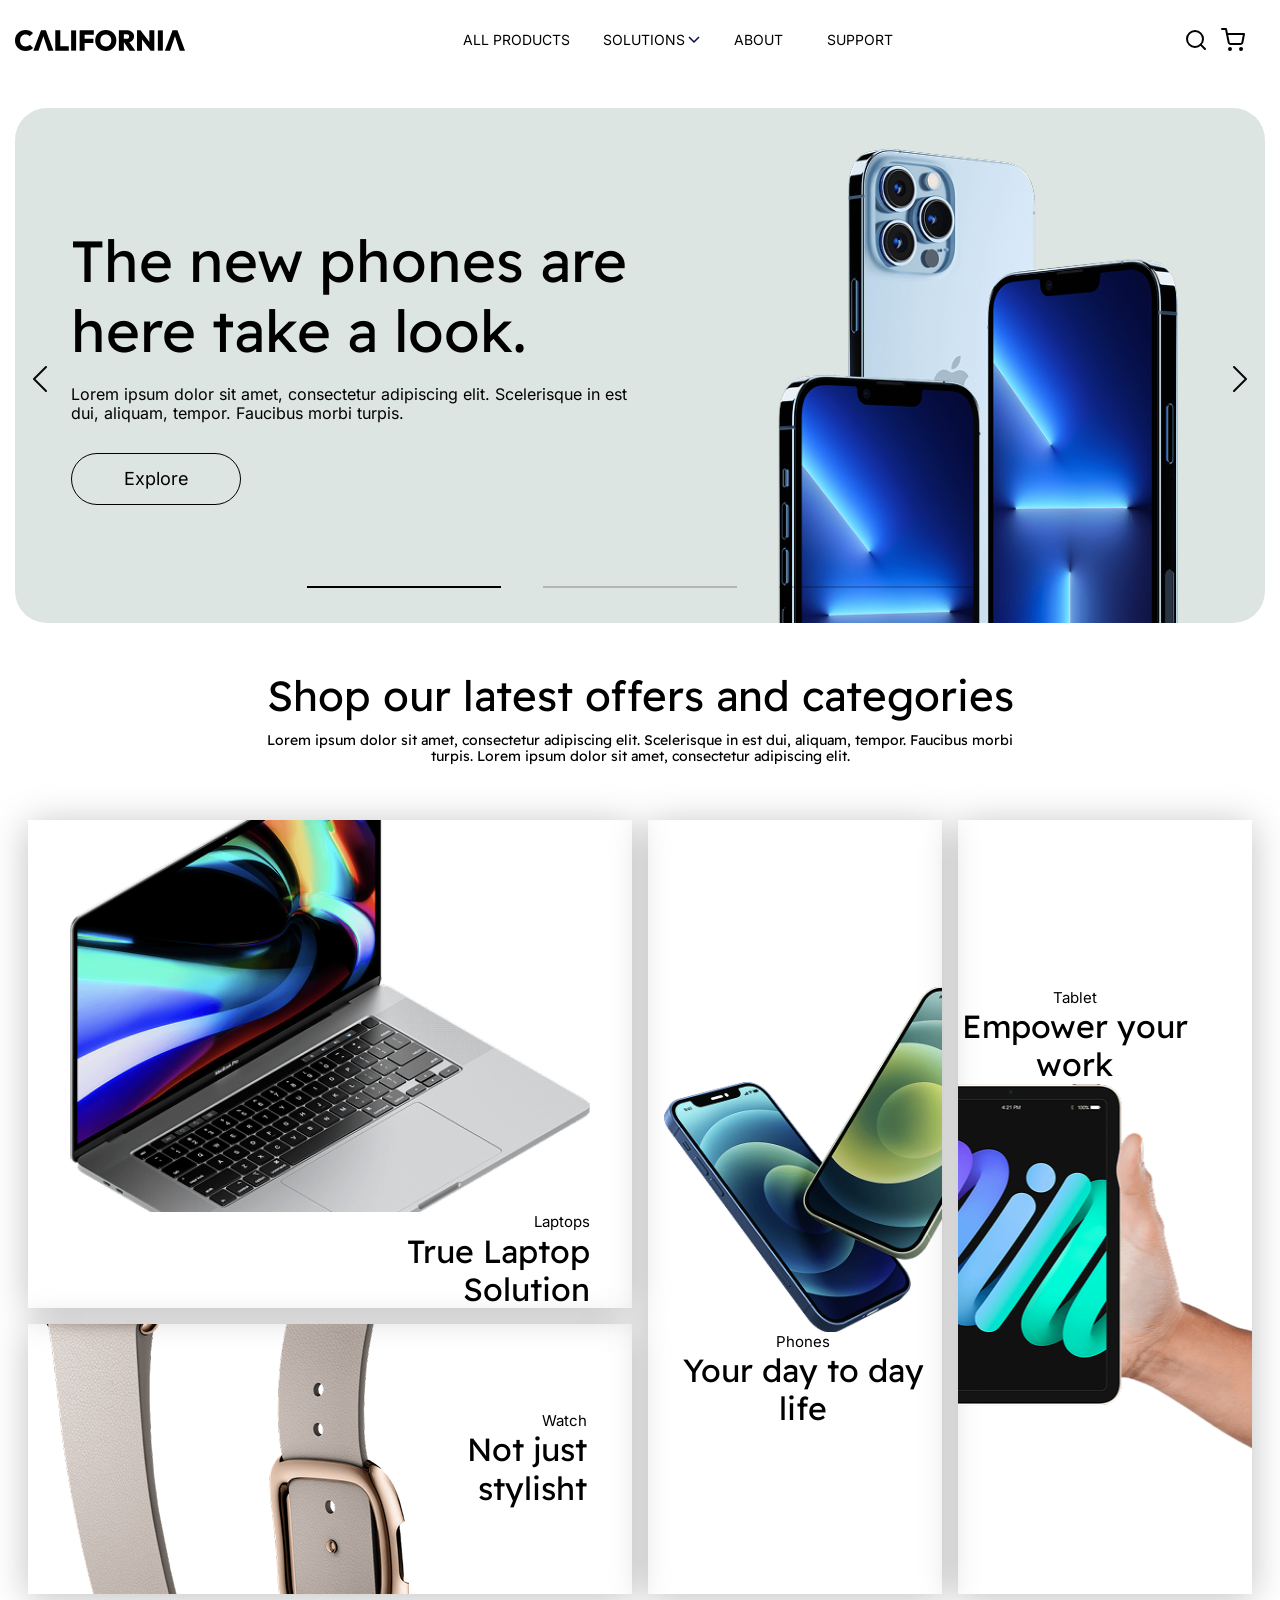
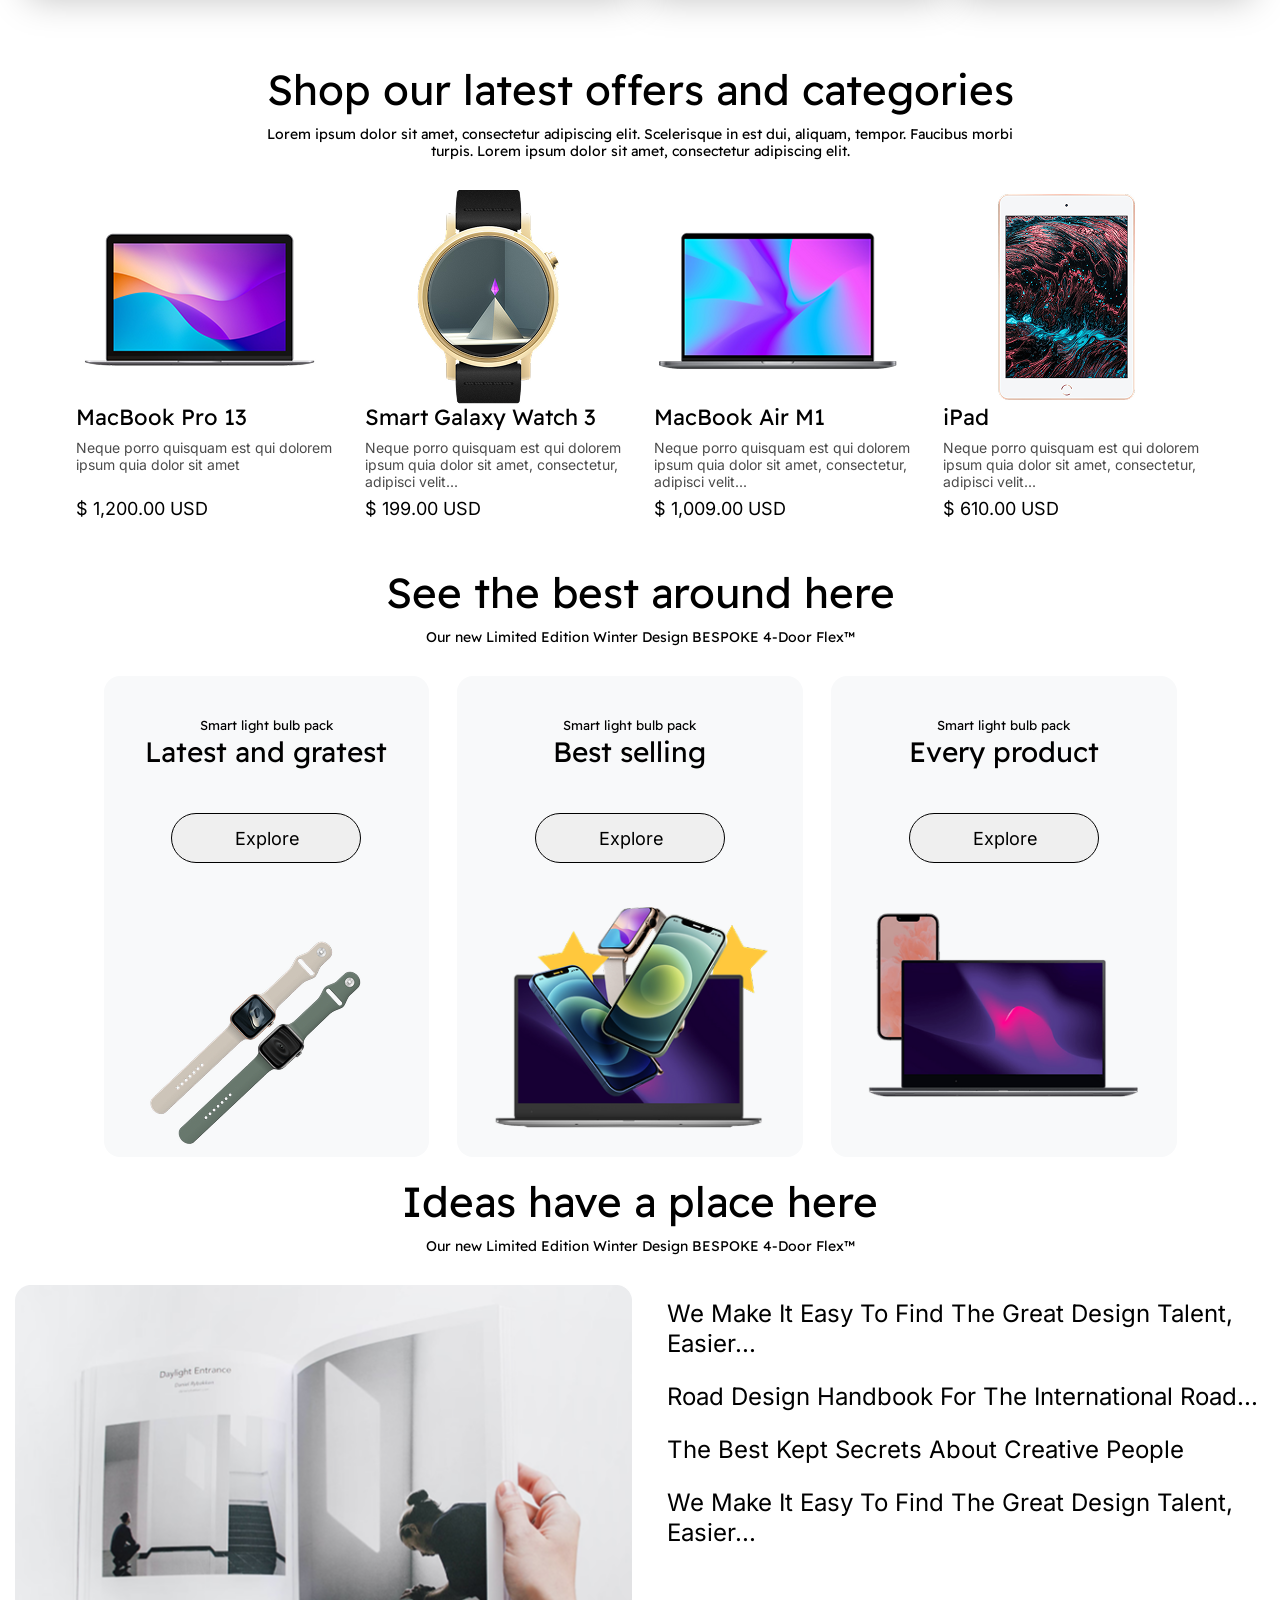
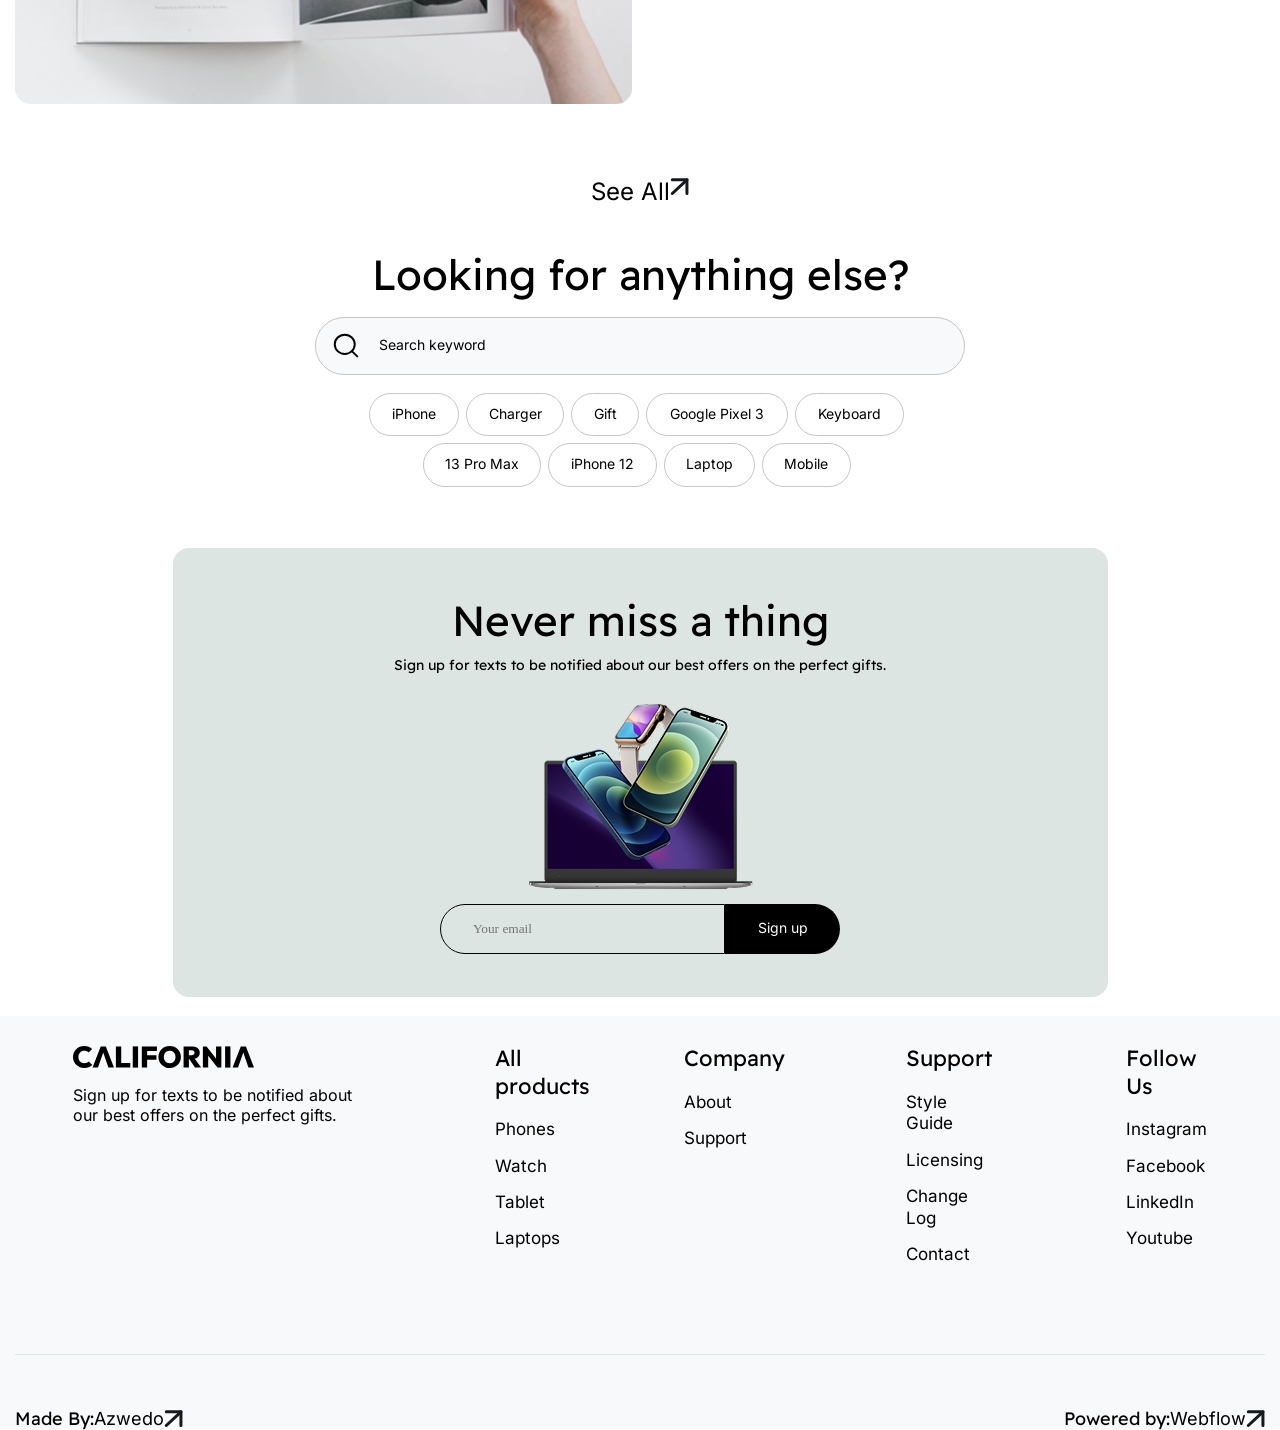
<file: diplom/index.html>
<!DOCTYPE html>
<html lang="en">
  <head>
    <meta charset="UTF-8" />
    <meta name="viewport" content="width=device-width, initial-scale=1.0" />
    <link rel="stylesheet" href="./styles/reset.css" />
    <link rel="stylesheet" href="./styles/font/font.css" />
    <link rel="stylesheet" href="./styles/swiper-bundle.min.css" />
    <link rel="stylesheet" href="./styles/global.css" />
    <link rel="stylesheet" href="./styles/styles.css" />
    <title>Document</title>
  </head>
  <body>
    <header class="header">
      <div class="container header__container">
        <div class="header__logo">
          <a href="./index.html"
            ><img src="./media/header/logo.svg" alt="logo-mobil"
          /></a>
        </div>
        <nav class="nav">
          <ul class="nav__list">
            <li class="nav__list-item">
              <a href="#shop" class="nav__list-link">all products</a>
            </li>
            <li class="nav__list-item">
              <a href="#" id="solution" class="nav__list-wrapper">
                <span class="nav__list-link">Solutions</span>
                <img src="./media/header/arrow.svg" alt="arrow" />
              </a>
              <ul class="nav__links">
                <li class="nav__links-item">
                  <a class="nav__links-link" href="#">Phone</a>
                </li>
                <li class="nav__links-item">
                  <a class="nav__links-link" href="#">Watch</a>
                </li>
                <li class="nav__links-item">
                  <a class="nav__links-link" href="#">Tablet</a>
                </li>
                <li class="nav__links-item">
                  <a class="nav__links-link" href="#">Laptop</a>
                </li>
                <li class="nav__links-item">
                  <a class="nav__links-link" href="#">Notebook</a>
                </li>
              </ul>
            </li>
            <li class="nav__list-item">
              <a href="#footer" class="nav__list-link">ABOUT</a>
            </li>
            <li class="nav__list-item">
              <a href="#footer" class="nav__list-link">support</a>
            </li>
          </ul>
        </nav>
        <div class="header__icon">
          <button id="openSearch" class="header__icon-wrap">
            <img
              src="./media/header/search.svg"
              alt="search"
              class="header__icon-search" />
          </button>
          <button class="header__icon-wrap">
            <img
              src="./media/header/basket.svg"
              alt="basket"
              class="header__icon-basket" />
          </button>
          <button type="button" id="burger" class="burger">
            <span class="burger__line burger__line-one"></span>
            <span class="burger__line burger__line-two"></span>
          </button>
        </div>
      </div>
    </header>

    <div class="searcher">
      <div class="searcher__content">
        <div class="searcher__search">
          <img
            src="./media/board/3=search 02.svg"
            alt="search"
            class="searcher__search-img" />
          <input type="text" placeholder="Search..." />
        </div>
        <p class="searcher__title">Quick Links</p>
        <ul class="searcher__links">
          <li class="searcher__links-item">
            <img src="./media/board/Right_Duo.svg" alt=">" />
            <a class="searcher__links-link" href="#">Phone</a>
          </li>
          <li class="searcher__links-item">
            <img src="./media/board/Right_Duo.svg" alt=">" />
            <a class="searcher__links-link" href="#">Watch</a>
          </li>
          <li class="searcher__links-item">
            <img src="./media/board/Right_Duo.svg" alt=">" />
            <a class="searcher__links-link" href="#">Tablet</a>
          </li>
          <li class="searcher__links-item">
            <img src="./media/board/Right_Duo.svg" alt=">" />
            <a class="searcher__links-link" href="#">Laptop</a>
          </li>
          <li class="searcher__links-item">
            <img src="./media/board/Right_Duo.svg" alt=">" />
            <a class="searcher__links-link" href="#">Notebook</a>
          </li>
        </ul>
      </div>
    </div>

    <div class="board" id="board">
      <div class="board__content">
        <ul class="board__nav">
          <li class="board__nav-item">
            <a class="board__nav-link" href="#">All Products</a>
          </li>
          <li class="board__nav-item">
            <a class="board__nav-link" href="#">Solutions</a>
          </li>
          <li class="board__nav-item">
            <a class="board__nav-link" href="#">About</a>
          </li>
          <li class="board__nav-item">
            <a class="board__nav-link" href="#">Support</a>
          </li>
        </ul>
      </div>

      <div class="board__content">
        <div class="board__search">
          <img
            src="./media/board/3=search 02.svg"
            alt="search"
            class="board__search-img" />
          <input type="text" placeholder="Search..." />
        </div>
        <p class="board__title">Quick Links</p>
        <ul class="board__links">
          <li class="board__links-item">
            <img src="./media/board/Right_Duo.svg" alt=">" />
            <a class="board__links-link" href="#">Phone</a>
          </li>
          <li class="board__links-item">
            <img src="./media/board/Right_Duo.svg" alt=">" />
            <a class="board__links-link" href="#">Watch</a>
          </li>
          <li class="board__links-item">
            <img src="./media/board/Right_Duo.svg" alt=">" />
            <a class="board__links-link" href="#">Tablet</a>
          </li>
          <li class="board__links-item">
            <img src="./media/board/Right_Duo.svg" alt=">" />
            <a class="board__links-link" href="#">Laptop</a>
          </li>
          <li class="board__links-item">
            <img src="./media/board/Right_Duo.svg" alt=">" />
            <a class="board__links-link" href="#">Notebook</a>
          </li>
        </ul>
      </div>
    </div>

    <section id="shop" class="store">
      <div class="container store__container">
        <div class="store__slider swiper">
          <div class="store__wrapper swiper-wrapper">
            <div class="store__slide swiper-slide">
              <div class="store__info">
                <div class="store__info-wrapper">
                  <img src="./media/sect-store/3-Iphone.png" alt="" />
                  <h1 class="store__info-title">
                    The new phones are here take a look.
                  </h1>
                  <p class="store__info-text">
                    Lorem ipsum dolor sit amet, consectetur adipiscing elit.
                    Scelerisque in est dui, aliquam, tempor. Faucibus morbi
                    turpis.
                  </p>
                  <button type="button" class="store__info-button">
                    Explore
                  </button>
                </div>
              </div>
              <div class="store__phone">
                <div class="store__pictures">
                  <img src="./media/sect-store/3-Iphone.png" alt="" />
                </div>
              </div>
            </div>
            <div class="store__slide swiper-slide">
              <div class="store__info">
                <div class="store__info-wrapper">
                  <img src="./media/sect-store/3-Iphone.png" alt="iphone" />
                  <h1 class="store__info-title">
                    The new phones are here take a look.
                  </h1>
                  <p class="store__info-text">
                    Lorem ipsum dolor sit amet, consectetur adipiscing elit.
                    Scelerisque in est dui, aliquam, tempor. Faucibus morbi
                    turpis.
                  </p>
                  <button type="button" class="store__info-button">
                    Explore
                  </button>
                </div>
              </div>
              <div class="store__phone">
                <div class="store__pictures">
                  <img src="./media/sect-store/3-Iphone.png" alt="" />
                </div>
              </div>
            </div>
            <div class="store__slide swiper-slide">
              <div class="store__info">
                <div class="store__info-wrapper">
                  <img src="./media/sect-store/3-Iphone.png" alt="iphone" />
                  <h1 class="store__info-title">
                    The new phones are here take a look.
                  </h1>
                  <p class="store__info-text">
                    Lorem ipsum dolor sit amet, consectetur adipiscing elit.
                    Scelerisque in est dui, aliquam, tempor. Faucibus morbi
                    turpis.
                  </p>
                  <button type="button" class="store__info-button">
                    Explore
                  </button>
                </div>
              </div>
              <div class="store__phone">
                <div class="store__pictures">
                  <img src="./media/sect-store/3-Iphone.png" alt="" />
                </div>
              </div>
            </div>
          </div>
          <div class="store__pagination swiper-pagination"></div>
          <button class="store__prev">
            <img src="../diplom/media/sect-store/prev.svg" alt="" />
          </button>
          <button class="store__next">
            <img src="../diplom/media/sect-store/next.svg" alt="" />
          </button>
        </div>
      </div>
    </section>

    <section class="shop">
      <div class="shop__wrapper">
        <div class="shop__info">
          <h2 class="shop__info-title">
            Shop our latest offers and categories
          </h2>
          <p class="shop__info-text">
            Lorem ipsum dolor sit amet, consectetur adipiscing elit. Scelerisque
            in est dui, aliquam, tempor. Faucibus morbi turpis. Lorem ipsum
            dolor sit amet, consectetur adipiscing elit.
          </p>
        </div>
        <div class="shop__categories">
          <a class="shop__laptop">
            <div class="shop__laptop-img">
              <img src="./media/sect-shop/laptp.png" alt="laptop" />
            </div>
            <div class="shop__laptop-info">
              <div class="shop__laptop-text">Laptops</div>
              <h3 class="shop__laptop-title">True Laptop Solution</h3>
            </div>
          </a>
          <a class="shop__phones">
            <div class="shop__phones-img">
              <img src="./media/sect-shop/phone.png" alt="phone" />
            </div>
            <div class="shop__phones-info">
              <div class="shop__phones-text">Phones</div>
              <h3 class="shop__phones-title">Your day to day life</h3>
            </div>
          </a>
          <a class="shop__tablet">
            <div class="shop__tablet-info">
              <div class="shop__tablet-text">Tablet</div>
              <h3 class="shop__tablet-title">Empower your work</h3>
            </div>
            <div class="shop__tablet-img">
              <!-- <img src="./media/sect-shop/tablet.png" alt="tablet " /> -->
            </div>
          </a>
          <a class="shop__watch">
            <div class="shop__watch-img"></div>
            <div class="shop__watch-info">
              <div class="shop__watch-text">Watch</div>
              <h3 class="shop__watch-title">Not just stylisht</h3>
            </div>
          </a>
        </div>
      </div>
    </section>

    <section class="sale">
      <div class="container sale__container">
        <div class="sale__info">
          <h2 class="sale__info-title">
            Shop our latest offers and categories
          </h2>
          <p class="sale__info-text">
            Lorem ipsum dolor sit amet, consectetur adipiscing elit. Scelerisque
            in est dui, aliquam, tempor. Faucibus morbi turpis. Lorem ipsum
            dolor sit amet, consectetur adipiscing elit.
          </p>
        </div>
        <div class="sale__items">
          <div class="sale__item">
            <div class="sale__img-">
              <img src="./media/sect-sale/mac13.png" alt="MacBook" />
            </div>
            <h4 class="sale__title">MacBook Pro 13</h4>
            <p class="sale__description sale__description--margin">
              Neque porro quisquam est qui dolorem ipsum quia dolor sit amet
            </p>
            <p class="sale__price">$ 1,200.00 USD</p>
          </div>
          <div class="sale__item">
            <div class="sale__img">
              <img src="./media/sect-sale/galaxyWatch.png" alt="time" />
            </div>
            <h4 class="sale__title">Smart Galaxy Watch 3</h4>
            <p class="sale__description">
              Neque porro quisquam est qui dolorem ipsum quia dolor sit amet,
              consectetur, adipisci velit...
            </p>
            <p class="sale__price">$ 199.00 USD</p>
          </div>
          <div class="sale__item">
            <div class="sale__img">
              <img src="./media/sect-sale/macM1.png" alt="MacBook" />
            </div>
            <h4 class="sale__title">MacBook Air M1</h4>
            <p class="sale__description">
              Neque porro quisquam est qui dolorem ipsum quia dolor sit amet,
              consectetur, adipisci velit...
            </p>
            <p class="sale__price">$ 1,009.00 USD</p>
          </div>
          <div class="sale__item">
            <div class="sale__img">
              <img src="./media/sect-sale/ipad.png" alt="ipad" />
            </div>
            <h4 class="sale__title">iPad</h4>
            <p class="sale__description">
              Neque porro quisquam est qui dolorem ipsum quia dolor sit amet,
              consectetur, adipisci velit...
            </p>
            <p class="sale__price">$ 610.00 USD</p>
          </div>
        </div>
      </div>
    </section>

    <section class="prime">
      <div class="container prime__container">
        <div class="prime__info">
          <h2 class="prime__info-title">See the best around here</h2>
          <p class="prime__info-text">
            Our new Limited Edition Winter Design BESPOKE 4-Door Flex™
          </p>
        </div>
        <div class="prime__items">
          <div class="prime__item">
            <div class="prime__wrapper">
              <p class="prime__wrapper-text">Smart light bulb pack</p>
              <h5 class="prime__wrapper-title">Latest and gratest</h5>
            </div>
            <button class="prime__button">explore</button>
            <div class="prime__img">
              <img src="./media/sect-prime/watch.png" alt="watch" />
            </div>
          </div>
          <div class="prime__item">
            <div class="prime__wrapper">
              <p class="prime__wrapper-text">Smart light bulb pack</p>
              <h5 class="prime__wrapper-title">Best selling</h5>
            </div>
            <button class="prime__button">explore</button>
            <div class="prime__img">
              <img src="./media/sect-prime/sale3.png" alt="apple" />
            </div>
          </div>
          <div class="prime__item">
            <div class="prime__wrapper">
              <p class="prime__wrapper-text">Smart light bulb pack</p>
              <h5 class="prime__wrapper-title">Every product</h5>
            </div>
            <button class="prime__button">explore</button>
            <div class="prime__img">
              <img src="./media/sect-prime/sale2.png" alt="apple" />
            </div>
          </div>
        </div>
      </div>
    </section>

    <section class="ideas">
      <div class="container ideas__container">
        <div class="ideas__info">
          <h2 class="ideas__info-title">Ideas have a place here</h2>
          <p class="ideas__info-text">
            Our new Limited Edition Winter Design BESPOKE 4-Door Flex™
          </p>
        </div>
        <div class="ideas__wrapper">
          <div class="ideas__content">
            <div class="ideas__img">
              <img src="./media/sect-ideas/ideas.png" alt="ideas" />
            </div>
            <div class="ideas__blog">
              <div class="ideas__blog-text">
                We Make It Easy To Find The Great Design Talent, Easier...
              </div>
              <div class="ideas__blog-text">
                Road Design Handbook For The International Road...
              </div>
              <div class="ideas__blog-text">
                The Best Kept Secrets About Creative People
              </div>
              <div class="ideas__blog-text">
                We Make It Easy To Find The Great Design Talent, Easier...
              </div>
            </div>
          </div>
          <button class="ideas__link">
            <p class="ideas__link-text">See All</p>

            <img src="./media/sect-ideas/link.svg" alt="link" />
          </button>
        </div>
      </div>
    </section>

    <section class="look">
      <div class="container look__container">
        <div class="look__wrapper">
          <div class="look__info">
            <h2 class="look__info-title">Looking for anything else?</h2>
          </div>
          <div class="look__bar">
            <div class="look__bar-img">
              <img src="./media/sect-look/input.svg" alt="search" />
            </div>
            <input
              class="look__bar-input"
              id="search"
              type="text"
              placeholder="Search keyword" />
          </div>
          <div class="look__search">
            <button class="look__search-button">iPhone</button
            ><button class="look__search-button">Charger</button
            ><button class="look__search-button">Gift</button
            ><button class="look__search-button">Google Pixel 3</button
            ><button class="look__search-button">Keyboard</button
            ><button class="look__search-button">13 Pro Max</button
            ><button class="look__search-button">iPhone 12</button
            ><button class="look__search-button">Laptop</button
            ><button class="look__search-button">Mobile</button>
          </div>
        </div>
      </div>
    </section>

    <section class="gift">
      <div class="container gift__container">
        <div class="gift__wrapper">
          <div class="gift__info">
            <h2 class="gift__info-title">Never miss a thing</h2>
            <p class="gift__info-text">
              Sign up for texts to be notified about our best offers on the
              perfect gifts.
            </p>
          </div>
          <div class="gift__img">
            <img src="./media/sect-gift/device.png" alt="device" />
          </div>
          <form class="gift__form">
            <input
              class="gift__form-input"
              placeholder="Your email"
              type="email"
              id="giftInput" />
            <button class="gift__form-button">Sign up</button>
          </form>
        </div>
      </div>
    </section>

    <footer class="footer">
      <div class="footer__wrapper">
        <div class="footer__block">
          <button class="footer__logo">
            <img src="./media/footer/logo.svg" alt="logo" />
          </button>
          <div class="footer__block-text">
            Sign up for texts to be notified about our best offers on the
            perfect gifts.
          </div>
        </div>
        <div class="footer__link">
          <div class="footer__product">
            <h6 class="footer__product-title">All products</h6>
            <div class="footer__product-wrap">
              <a class="footer__product-link" href="http://">Phones</a>
              <a class="footer__product-link" href="http://">Watch</a>
              <a class="footer__product-link" href="http://">Tablet</a>
              <a class="footer__product-link" href="http://">Laptops</a>
            </div>
          </div>
          <div class="footer__company">
            <h6 class="footer__company-title">Company</h6>
            <div class="footer__company-wrap">
              <a class="footer__company-link" href="http://">About</a>
              <a class="footer__company-link" href="http://">Support</a>
            </div>
          </div>
          <div class="footer__support">
            <h6 class="footer__support-title">Support</h6>
            <div class="footer__support-wrap">
              <a href="" class="footer__support-link">Style Guide</a
              ><a href="" class="footer__support-link">Licensing</a
              ><a href="" class="footer__support-link">Change Log</a
              ><a href="" class="footer__support-link">Contact</a>
            </div>
          </div>
          <div id="footer" class="footer__social">
            <h6 class="footer__social-title">Follow Us</h6>
            <div class="footer__social-wrap">
              <a href="" class="footer__social-link">Instagram</a
              ><a href="" class="footer__social-link">Facebook</a
              ><a href="" class="footer__social-link">LinkedIn</a
              ><a href="" class="footer__social-link">Youtube</a>
            </div>
          </div>
        </div>
      </div>
      <div class="container footer__container">
        <div class="footer__line"></div>
        <div class="footer__wrap">
          <button class="footer__button">
            <span class="footer__button-bold">Made By:</span>
            <span class="footer__button-text">Azwedo</span>
            <span class="footer__button-svg"
              ><img src="./media/footer/link.svg" alt="link"
            /></span>
          </button>
          <button class="footer__button">
            <span class="footer__button-bold">Powered by:</span>
            <span class="footer__button-text">Webflow</span>
            <span class="footer__button-svg"
              ><img src="./media/footer/link.svg" alt="link"
            /></span>
          </button>
        </div>
      </div>
    </footer>

    <script src="./script/swiper-bundle.min.js"></script>
    <script src="./script/main.js"></script>
  </body>
</html>
</file>
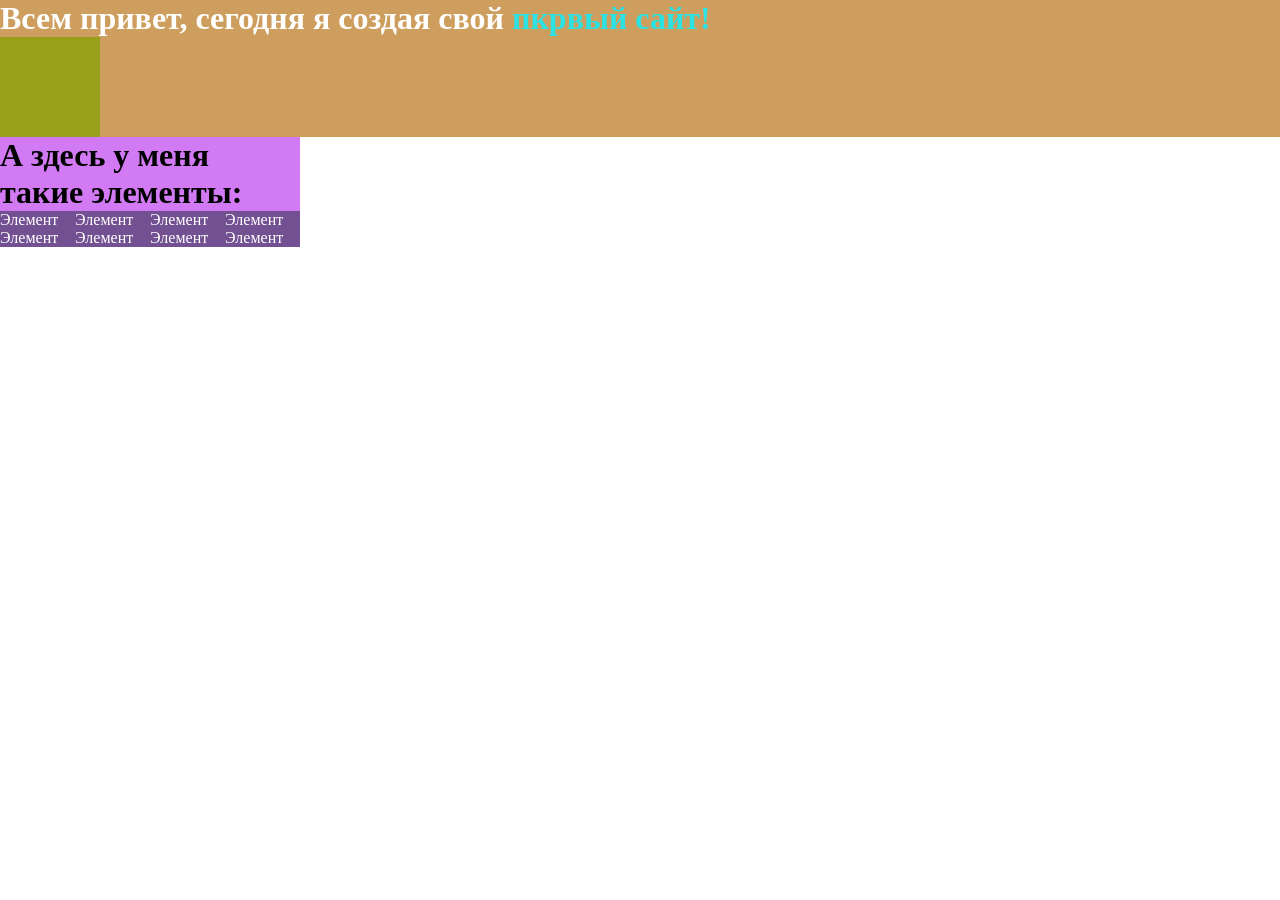
<file: Lesson2/index.html>
<!DOCTYPE html>
<html lang="en">
<head>
    <meta charset="UTF-8">
    <meta name="viewport" content="width=device-width, initial-scale=1.0">
    <link rel="stylesheet" href="style.css">
    <title>Leessson_2</title>
    <link rel="icon" href="icon/fav.ico" type="image/x-icon">

</head>
<body>
    <div class="box">
        <h1 class="box__title">Всем привет, сегодня я создая свой <span class="box__text">пкрвый сайт!</span></h1>
        <div class="box__square"></div>
    </div>
    <div class="boxe">
        <h1 class="boxe__title"> А здесь у меня такие элементы:</h1>
          <div class="boxe__el">          
            <p class="boxe__text">Элемент</p>
            <p class="boxe__text">Элемент</p>
            <p class="boxe__text">Элемент</p>
            <p class="boxe__text">Элемент</p>
            <p class="boxe__text">Элемент</p>
            <p class="boxe__text">Элемент</p>
            <p class="boxe__text">Элемент</p>
            <p class="boxe__text">Элемент</p> 
        </div> 
    </div>
</body>
</html>
</file>
<file: src/style.css>
*{padding: 0;margin: 0;border: 0;}
*,*:before,*:after{-webkit-box-sizing: border-box;box-sizing: border-box;}
:focus,:active{outline: none;}
a:focus,a:active{outline: none;}
nav,footer,header,aside{display: block;}
html,body{
    height:100%;width:100%;
    font-size:100%;line-height:1;-ms-text-size-adjust:100%;-moz-text-size-adjust:100%;-webkit-text-size-adjust:100%;}
input,button,textarea{font-family:inherit;}
input::-ms-clear{display: none;}
button{cursor: pointer;}
button::-moz-focus-inner{padding:0;border:0;}
a,a:visited{text-decoration: none;}
a:hover{text-decoration: none;}
ul li{list-style: none;}
img{vertical-align: top;}
h1,h2,h3,h4,h5,h6{font-size:inherit;font-weight: inherit;}
a{color:inherit;}



body {
    font-family: "Montserrat",SansSerif;
    color: black;
}

body.overflow {
    overflow: hidden;
}



.layout {
    display: -webkit-box;
    display: -ms-flexbox;
    display: flex;
    min-height: 100vh;
}

.sidebar {
    padding: 40px 24px 40px 0;
    -ms-flex-negative: 0;
    flex-shrink: 0;
    background-color: white;
}



.content {
    -webkit-box-flex: 1;
    -ms-flex-positive: 1;
    flex-grow: 1;
    background-color: #F4F4F4;
}

.container {
    display: -webkit-box;
    display: -ms-flexbox;
    display: flex;
    -webkit-box-orient: vertical;
    -webkit-box-direction: normal;
    -ms-flex-direction: column;
    flex-direction: column;
    -webkit-box-pack: center;
    -ms-flex-pack: center;
    justify-content: center;
    -webkit-box-align: center;
    -ms-flex-align: center;
    align-items: center;
    padding: 150px 60px 80px 60px;
}


.logo {
    margin-left: 60px;
    margin-bottom: 60px;
}

.sidebar__user {
    background-color: #F4F4F4;
    padding: 20px 30px;
    margin-left: 60px;
    margin-bottom: 100px;
    border-radius: 8px;
    border: 1px solid #DADEC9;
}

.sidebar__name {
    color:#161814;
    font-size: 18px;
    font-weight: 500;
    margin-bottom: 6px;
}

.sidebar__text {
    color: #AFB1A7;
    font-size: 13px;
    font-weight: 400;
    line-height: 130%; /* 16.9px */
}

.sidebar__item {
    width: 372px;
}

.sidebar__button {
    display: -webkit-box;
    display: -ms-flexbox;
    display: flex;
    -webkit-box-align: center;
    -ms-flex-align: center;
    align-items: center;
    gap: 10px;
    padding: 20px 60px;
    margin-bottom: 12px;
    border-radius: 0px 100px 100px 0px;
    -webkit-transition: all .5s;
    -o-transition: all .5s;
    transition: all .5s;
    cursor: pointer;
    width: 90%;
    color:#161814;
    font-size: 16px;
    font-weight: 500;
}

.sidebar__button.active , .sidebar__button:hover {
    width: 100%;
    background-color: #DAF765;
}


.content__title {
    color: #161814;
    font-size: 48px;
    font-weight: 700;
    margin-bottom: 40px;
}

.content__list {
    display: -webkit-box;
    display: -ms-flexbox;
    display: flex;
    -webkit-box-align: center;
    -ms-flex-align: center;
    align-items: center;
    -ms-flex-wrap: wrap;
    flex-wrap: wrap;
    gap: 20px;
}



.content__list-item  {
    cursor: pointer;
    padding: 12px 18px;
    background-color: #fff;
    border-radius: 10px;
    border: 1px solid #DADEC9;
    -webkit-transition: all .3s;
    -o-transition: all .3s;
    transition: all .3s;
}

.content__list-item:hover,.content__list-diplom:hover {
    background-color: #AFB1A7;
}

li a {
    padding: 12px 18px;

}


.content__list-diplom {
    -webkit-transition: all .3s;
    -o-transition: all .3s;
    transition: all .3s;
    display: inline-block;
    padding: 12px 18px;
    background-color: #fff;
    border-radius: 10px;
    border: 1px solid #DADEC9;
}

.content__decor {
    display: -webkit-box;
    display: -ms-flexbox;
    display: flex;
    -webkit-box-align: center;
    -ms-flex-align: center;
    align-items: center;
}

.content__decor-text {
    color:#BEDD44;
    font-size: 36px;
    font-weight: 700;
    line-height: 110%; /* 39.6px */
}

.content__block {
    max-width: 1200px;
}

.content__block.hidden {
    display: none;
}

.content__decor-img img{
    width: 100%;
}

.burger {
    display: none;
    padding: 5px;
    position: fixed;
    top: 3%;
    right: 7%;
    width: 40px;
    height: 40px;
    background-color: #161814;
    border-radius: 50%;
    z-index: 10;
    border: 1px solid #DAF765;
}

@media (max-width: 768px) {
    .burger {
        display: block;
    }

    .sidebar {
        -webkit-transition: all .3s;
        -o-transition: all .3s;
        transition: all .3s;
        -webkit-transform: translateX(-100%);
        -ms-transform: translateX(-100%);
        transform: translateX(-100%);
        position: fixed;
        top: 0;
        left: 0;
        bottom: 0;
        z-index: 5;
    }

    .sidebar.show {
        -webkit-transform: translateX(0%);
        -ms-transform: translateX(0%);
        transform: translateX(0%);
    }

    .overlay {
        opacity: 0;
        pointer-events: none;
        -webkit-transition: all .3s;
        -o-transition: all .3s;
        transition: all .3s;
        position: absolute;
        top: 0;
        right: 0;
        left: 0;
        bottom: 0;
        z-index: 3;
        background-color: #000000e0;
    }

    .overlay.show {
        opacity: 1;
        pointer-events: all;
    }

    .container {
        padding: 40px 20px;
        min-height: 100%;
    }

    .content__decor {
        margin-top: 20px;
        -webkit-box-orient: vertical;
        -webkit-box-direction: normal;
        -ms-flex-direction: column;
        flex-direction: column;
    }
}

@media (max-width: 400px) {
    .sidebar__user {
        margin-left: 0;
    }
}
</file>
<file: 155/Font/fonts.css>
@font-face {
  font-family: "Montserrat";
  src: local("Montserrat Regular"), local("Montserrat-Regular"),
    url("../Font/Montserrat-Regular.woff2") format("woff2"),
    url("../Font/Montserrat-Regular.woff") format("woff");
  font-weight: normal;
  font-style: normal;
  font-display: swap;
}

@font-face {
  font-family: "Gabriola";
  src: local("Gabriola"), url("../Font/Gabriola.woff2") format("woff2"),
    url("../Font/Gabriola.woff") format("woff");
  font-weight: normal;
  font-style: normal;
  font-display: swap;
}

@font-face {
  font-family: "Montserrat";
  src: local("Montserrat Medium"), local("Montserrat-Medium"),
    url("../Font/Montserrat-Medium.woff2") format("woff2"),
    url("../Font/Montserrat-Medium.woff") format("woff");
  font-weight: 500;
  font-style: normal;
  font-display: swap;
}
</file>
<file: 155/styles/styles.css>
* {
  box-sizing: border-box;
  font-family: "Montserrat", sans-serif;
}

.container {
  max-width: 1310px;
  margin: 0 auto;
  padding: 0 15px;
  height: 100%;
  box-sizing: border-box;
}

.banner {
  background: url(../media/header/header_banner_pict.png) 50% 100%/cover no-repeat;
  padding: 0 0 140px;
}

.header {
  padding: 19px 0;
  display: flex;
  align-items: center;
  justify-content: space-between;
  margin-bottom: 48px;
}
.header__logo {
  max-width: 174.22px;
  height: 60px;
  align-items: center;
  display: flex;
}
.nav {
  position: relative;
  display: flex;
  align-items: center;
}
.nav__wrapper {
  display: flex;
  align-items: center;
  justify-content: center;
  padding-top: 22px;
  -moz-column-gap: 40px;
       column-gap: 40px;
}
.nav__item {
  position: relative;
}
.nav__link {
  display: block;
  padding: 5px 0;
  font-weight: 400;
  font-size: 16px;
  line-height: 1.5;
  position: relative;
  z-index: 0;
}
.nav__link::before {
  content: "";
  position: absolute;
  top: -10px;
  left: -13px;
  width: 34px;
  height: 34px;
  background-color: #ffa55c;
  border-radius: 50%;
  z-index: -1;
  opacity: 0;
  transition: all 0.6s;
}
.nav__link:hover::before {
  opacity: 1;
}
.nav__burger {
  box-shadow: 0px 5px 10px 2px rgba(34, 60, 80, 0.2);
  display: flex;
  opacity: 0;
  visibility: hidden;
  flex-direction: column;
  justify-content: center;
  align-items: center;
  gap: 7px;
  width: 35px;
  height: 35px;
  background: rgba(239, 232, 227, 0.4901960784);
  border-radius: 4px;
  position: relative;
  z-index: 1100;
  cursor: pointer;
}
.nav__burger-line {
  position: relative;
  width: 26px;
  height: 4px;
  background-color: #f4a26d;
  border-radius: 4px;
  transition: background-color 0.3s ease;
}
.nav__burger-line::before, .nav__burger-line::after {
  content: "";
  position: absolute;
  left: 0;
  width: 26px;
  height: 4px;
  background-color: #f4a26d;
  border-radius: 4px;
  transition: transform 0.3s ease, top 0.3s;
}
.nav__burger-line::before {
  top: 8px;
}
.nav__burger-line::after {
  bottom: 8px;
}
.nav__burger--active .nav__burger-line {
  background-color: transparent;
}
.nav__burger--active .nav__burger-line::before {
  transform: rotate(45deg);
  top: 0;
}
.nav__burger--active .nav__burger-line::after {
  transform: rotate(-45deg);
  bottom: 0;
}

.menu {
  opacity: 0;
  visibility: hidden;
  pointer-events: none;
  display: flex;
  align-items: center;
  justify-content: center;
  transition: opacity 0.3s ease, visibility 0.3s ease;
  position: fixed;
  top: 0;
  left: 0;
  width: 100vw;
  height: 100vh;
  z-index: 1000;
  background: #ffd8c0;
}
.menu--active {
  opacity: 1;
  visibility: visible;
  pointer-events: all;
}
.menu__wrapper {
  padding: 0 80px;
}
.menu__link {
  color: rgba(69, 68, 67, 0.9019607843);
  font-family: "Gabriola";
  margin-bottom: 22px;
  text-align: center;
  display: block;
  position: relative;
  padding: 5px 0;
  z-index: 0;
  font-weight: 600;
  font-size: 26px;
  line-height: 1.5;
}

.content {
  display: flex;
  -moz-column-gap: 137px;
       column-gap: 137px;
}
.content__block {
  position: relative;
}
.content__img--wrapper {
  position: relative;
}
.content__info {
  padding-top: 72px;
}
.content__start {
  -moz-column-gap: 10px;
       column-gap: 10px;
  display: flex;
}
.content__start-text, .content__start-data {
  font-weight: 400;
  font-size: 16px;
  line-height: 1.6;
  text-transform: uppercase;
  color: #b197b2;
}
.content__title {
  font-family: "Gabriola";
  font-weight: 400;
  font-size: 74px;
  color: #1f1711;
  line-height: 0.82;
  margin: 20px 0 30px;
  max-width: 519px;
}
.content__text {
  font-weight: 400;
  font-size: 16px;
  color: #312c27;
  line-height: 1.5;
  max-width: 358px;
  margin-bottom: 40px;
}
.content__button {
  color: #312c27;
  border-radius: 60px;
  padding: 18px 36px;
  max-width: 358px;
  width: 100%;
  background: #ffa55c;
  font-weight: 500;
  font-size: 16px;
  line-height: 1.6;
  text-align: center;
  transition: background-color 0.5s ease;
}
.content__button:hover {
  background-color: #ff9138;
}
.content__play {
  position: absolute;
  display: flex;
  left: 100%;
  margin-left: -37px;
  bottom: 51px;
  align-items: center;
  gap: 10px;
}
.content__play-wrapper {
  border-radius: 50%;
  box-shadow: 0 4px 20px 0 rgba(184, 148, 126, 0.3);
  background: #ffe0cb;
  width: 78px;
  height: 78px;
  display: flex;
  align-items: center;
  justify-content: center;
}
.content__play-wrapper:hover .content__play-circle {
  border: solid 1px #ffa55c;
}
.content__play-circle {
  transition: border 0.3s ease;
  justify-content: center;
  align-items: center;
  display: flex;
  padding: 0 0 0 4px;
  width: 68px;
  height: 68px;
  border-radius: 50%;
}
.content__play-text {
  max-width: 112px;
  font-weight: 400;
  font-size: 16px;
  line-height: 1.5;
  color: #312c27;
}

.learning {
  position: relative;
  display: block;
}
.learning__container {
  margin: 0 auto;
  display: flex;
  padding: 140px 0 140px;
  -moz-column-gap: 52px;
       column-gap: 52px;
}
.learning__block {
  background: url(../media/sect-learning/cook_girl.jpg) center/cover no-repeat;
  padding: 410px 274px 25px 30px;
  border-radius: 20px;
  max-width: 603px;
}
.learning__block-wrapper {
  border: none;
  display: flex;
  align-items: center;
  border-radius: 20px;
  max-width: 299px;
  width: 100%;
  -moz-column-gap: 10px;
       column-gap: 10px;
  padding: 15px 20px;
  background: rgba(149, 123, 151, 0.9);
}
.learning__block-present {
  border: none;
  width: 78px;
  height: 78px;
  border-radius: 100%;
  background-color: #fff9f4;
  display: flex;
  align-items: center;
  justify-content: center;
}
.learning__block-present:hover .learning__block-presents {
  border: 1px solid #ceaad0;
}
.learning__block-presents {
  border-radius: 50%;
  transition: border 0.3s ease;
  width: 68px;
  height: 68px;
  display: flex;
  align-items: center;
  justify-content: center;
}
.learning__block-text {
  max-width: 171px;
  font-weight: 400;
  font-size: 16px;
  line-height: 1.5;
  color: #fff9f4;
}
.learning__academy {
  max-width: 624px;
}
.learning__academy-blog {
  max-width: 624px;
}
.learning__academy-title {
  font-weight: 400;
  font-size: 74px;
  line-height: 0.82;
  font-family: "Gabriola", sans-serif;
  color: #1f1711;
}
.learning__academy-text, .learning__academy-paragraph {
  font-weight: 400;
  font-size: 16px;
  line-height: 1.5;
  color: #312c27;
  margin-bottom: 30px;
}
.learning__academy-wrapper {
  width: 100%;
  display: flex;
  align-items: center;
  -moz-column-gap: 15px;
       column-gap: 15px;
  background: #ffe0cb;
  border-radius: 20px;
  max-width: 296px;
  min-height: 130px;
  padding: 29px 23.5px 29px 24.5px;
}
.learning__academy-svg {
  display: flex;
  align-items: center;
  justify-content: center;
  width: 60px;
  height: 60px;
  border: 1px solid #312c27;
  border-radius: 50%;
}
.learning__academy-info {
  max-width: 173px;
  font-weight: 400;
  font-size: 16px;
  line-height: 1.5;
  color: #312c27;
}
.learning__academy-block {
  display: grid;
  grid-template-columns: repeat(2, 1fr);
  gap: 32px;
}

.recipe {
  z-index: 11;
  display: flex;
  justify-content: center;
  align-items: center;
  background-color: rgba(239, 188, 147, 0.7019607843);
  width: 100vw;
  height: 100vh;
  position: fixed;
  opacity: 0;
  visibility: hidden;
  pointer-events: none;
  transition: all 0.4s ease;
  transition: opacity 0.4s ease;
  top: 0;
  left: 0;
}
.recipe.active {
  opacity: 1;
  visibility: visible;
  pointer-events: auto;
}
.recipe__block {
  position: relative;
  background-color: #ffffff;
  border-radius: 20px;
  padding: 20px 20px 60px 60px;
  max-width: 428px;
  width: 100%;
}
.recipe__cupcakes {
  top: -13%;
  left: 19%;
  position: absolute;
  width: 248px;
  height: 183px;
}
.recipe__close {
  justify-content: flex-end;
  display: flex;
}
.recipe__wrapper {
  border: 1.5px solid #e1d9e1;
  background: #ffffff;
  border-radius: 67px;
  width: 24px;
  height: 24px;
  display: flex;
  align-items: center;
  justify-content: center;
  margin-bottom: 89px;
}
.recipe__img {
  background: none;
}
.recipe__title {
  font-weight: 400;
  font-size: 42px;
  font-family: "Gabriola", sans-serif;
  line-height: 0.9;
  color: #1f1711;
  max-width: 308px;
  margin-bottom: 30px;
}
.recipe__text {
  color: #312c27;
  max-width: 282px;
  font-weight: 400;
  font-size: 16px;
  line-height: 1.5;
  font-family: "Montserrat", sans-serif;
  margin-bottom: 30px;
}
.recipe__form-label {
  display: block;
  position: relative;
}
.recipe__form-label:focus-within span {
  transition: all 0.4s ease;
  opacity: 1;
  visibility: visible;
}
.recipe__form-label span {
  position: absolute;
  top: 12px;
  left: 28px;
  font-size: 11px;
  color: #ac907a;
  opacity: 0;
  visibility: hidden;
  transition: all 0.4s ease;
}
.recipe__form-input {
  display: block;
  width: 100%;
  padding: 19px 42px 19px 28px;
  border: 1px solid #ac907a;
  border-radius: 100px;
  background: #fff;
  font-size: 16px;
  font-family: "Montserrat", sans-serif;
  color: #312c27;
  max-width: 308px;
  margin-bottom: 10px;
  transition: all 0.4s ease;
}
.recipe__form-input:focus {
  padding: 26px 42px 12px 28px;
  transition: all 0.4s ease;
}
.recipe__form-input:hover {
  transition: all 0.4s ease;
  border-color: #ffa55c;
}
.recipe__form-input:hover::-moz-placeholder {
  color: #ffa55c;
  -moz-transition: all 0.4s ease;
  transition: all 0.4s ease;
}
.recipe__form-input:hover::placeholder {
  color: #ffa55c;
  transition: all 0.4s ease;
}
.recipe__button {
  color: #312c27;
  border-radius: 60px;
  padding: 18px 36px;
  max-width: 308px;
  width: 100%;
  background: #ffa55c;
  font-weight: 500;
  font-size: 16px;
  line-height: 1.6;
  text-align: center;
  transition: background-color 0.5s ease;
}
.recipe__button:hover {
  background-color: #ff9138;
}

.programm__title {
  font-family: "Gabriola", sans-serif;
  font-weight: 400;
  font-size: 74px;
  line-height: 0.82;
  color: #1f1711;
  margin-bottom: 20px;
}
.programm__text {
  max-width: 365px;
  font-family: "Montserrat", sans-serif;
  font-weight: 400;
  font-size: 16px;
  line-height: 1.5;
  color: #312c27;
}
.programm__info {
  display: flex;
  justify-content: space-between;
  align-items: center;
  margin-bottom: 60px;
}
.programm__wrapper {
  display: flex;
  justify-content: center;
  align-items: center;
  -moz-column-gap: 22px;
       column-gap: 22px;
  max-width: 624px;
  width: 100%;
}
.programm__item {
  display: flex;
  align-items: center;
  justify-content: center;
  background: #fff9f4;
  border-radius: 100px;
  width: 137px;
  box-shadow: 0 4px 20px 0 rgba(206, 195, 185, 0.3);
  transition: background 0.8s ease;
  transition: all 0.5s ease;
}
.programm__item--active {
  background: #ffe0cb;
  box-shadow: none;
}
.programm__item:hover {
  transition: all 0.5s ease;
  background: #ffe0cb;
  box-shadow: 0 4px 20px 0 rgba(206, 195, 185, 0.3);
}
.programm__item:active {
  transition: all 0.5s ease;
  background: #ffe0cb;
  box-shadow: none;
}
.programm__link {
  font-family: "Montserrat", sans-serif;
  font-weight: 400;
  font-size: 16px;
  line-height: 150%;
  text-align: center;
  color: #312c27;
  padding: 14px;
  white-space: nowrap;
}

.accordeon {
  display: none;
  flex-direction: column;
  gap: 30px;
  margin-bottom: 40px;
}
.accordeon--active {
  transition: all 0.5s ease;
  max-height: 900px;
  opacity: 1;
  visibility: visible;
  display: flex;
}
.accordeon__wrapper {
  background: #fff9f4;
  border: 1px solid #ffa55c;
  border-radius: 20px;
}
.accordeon__button {
  flex-shrink: 0;
  box-sizing: border-box;
  border-radius: 20px;
  padding: 40px 30px;
  background: #fff9f4;
  display: flex;
  justify-content: space-between;
  align-items: center;
  width: 100%;
  cursor: pointer;
}
.accordeon__button:hover .accordeon__button-img {
  transition: all 0.5s ease;
  background: #ffa55c;
}
.accordeon__button:hover .accordeon__button-img svg {
  transition: all 0.5s ease;
  stroke: #ffffff;
  transform: rotate(90deg);
}
.accordeon__button-title {
  font-family: "Gabriola", sans-serif;
  font-weight: 400;
  font-size: 42px;
  line-height: 0.9;
  color: #1f1711;
  text-align: left;
}
.accordeon__button-img {
  transition: all 0.4s ease;
  padding: 11.02px 11.23px 11.02px 11.52px;
  border-radius: 100px;
  background: #fff9f4;
  border: 1.5px solid #ffa55c;
  display: flex;
  align-items: center;
  justify-content: center;
}
.accordeon__button-img.active {
  background: #ffa55c;
}
.accordeon__button-img.active svg {
  stroke: #ffffff;
  transform: rotate(90deg);
}
.accordeon__button-img svg {
  transition: all 0.4s ease;
  width: 13.25px;
  height: 13.97px;
}
.accordeon__content {
  display: flex;
  max-height: 0;
  overflow: hidden;
  transition: max-height 0.5s ease, opacity 0.9s ease, padding 0.9s ease, margin-top 0.9s ease;
  padding: 0;
  margin-top: 0;
  opacity: 0;
  visibility: hidden;
}
.accordeon__content.open {
  padding: 0px 30px 40px;
  margin-top: -20px;
  opacity: 1;
  visibility: visible;
  max-height: none !important;
  overflow: visible;
}
.accordeon__content-theory {
  max-width: 507px;
  width: 100%;
}
.accordeon__content-title {
  font-family: "Montserrat", sans-serif;
  font-weight: 400;
  font-size: 16px;
  line-height: 1.6;
  text-transform: uppercase;
  color: #ceaad0;
  margin-bottom: 20px;
}
.accordeon__content-list {
  display: flex;
  flex-direction: column;
  gap: 20px;
}
.accordeon__content-stage {
  display: flex;
  align-items: center;
  -moz-column-gap: 8px;
       column-gap: 8px;
}
.accordeon__content-text {
  font-family: "Montserrat", sans-serif;
  font-weight: 400;
  font-size: 16px;
  line-height: 1.5;
  color: #312c27;
}
.accordeon__content-tasks {
  font-family: "Montserrat", sans-serif;
  font-weight: 400;
  font-size: 16px;
  line-height: 1.5;
  color: #312c27;
  max-width: 231px;
}
.accordeon__content-img {
  width: 100%;
  max-width: 24px;
  height: 24px;
  border-radius: 100%;
  border: 1px solid #ceaad0;
  display: flex;
  align-items: center;
  justify-content: center;
}

.promo-block {
  display: flex;
  justify-content: space-between;
  margin-bottom: 140px;
}
.promo-block__price {
  max-width: 173px;
}
.promo-block__price-one {
  margin-bottom: 44px;
}
.promo-block__button {
  border-radius: 60px;
  padding: 18px 36px;
  max-width: 501px;
  min-height: 62px;
  background-color: #ffa55c;
  font-family: "Montserrat", sans-serif;
  font-weight: 500;
  font-size: 16px;
  line-height: 160%;
  text-align: center;
  color: #312c27;
  cursor: pointer;
}
.promo-block__button:hover {
  background-color: #ff9138;
}
.promo-block__wrapper {
  display: flex;
  -moz-column-gap: 40px;
       column-gap: 40px;
  margin-bottom: 40px;
}
.promo-block__stock {
  padding: 40px 81px 40px 40px;
  background: #ffe0cb;
  border-radius: 20px;
  max-width: 287px;
  min-height: 232px;
}
.promo-block__text {
  font-family: "Montserrat", sans-serif;
  font-weight: 400;
  font-size: 20px;
  line-height: 1.5;
  color: #312c27;
}
.promo-block__text-discount {
  font-family: "Gabriola", sans-serif;
  font-weight: 400;
  font-size: 74px;
  line-height: 0.82;
  text-align: center;
  color: #ffa55c;
  padding-left: 31px;
  margin-bottom: 7px;
  transform-origin: 0 0;
  animation: discount-grow 0.8s linear infinite alternate;
}
@keyframes discount-grow {
  0% {
    color: #ffa55c;
    transform: scale(1);
  }
  100% {
    color: #ff9138;
    transform: translateX(3%) scale(1.1);
  }
}
.promo-block__text-date {
  font-family: "Montserrat", sans-serif;
  font-weight: 400;
  font-size: 16px;
  line-height: 1.5;
  color: #312c27;
  padding-left: 75px;
}
.promo-block__text-tarif {
  font-family: "Montserrat", sans-serif;
  font-weight: 400;
  font-size: 16px;
  line-height: 160%;
  text-transform: uppercase;
  color: #ceaad0;
}
.promo-block__text-cost {
  font-family: "Gabriola", sans-serif;
  font-weight: 400;
  font-size: 32px;
  line-height: 90%;
  color: #312c27;
}
.promo-block__text-price {
  font-family: "Gabriola", sans-serif;
  font-weight: 400;
  font-size: 50px;
  line-height: 90%;
  color: #1f1711;
}
.promo-block__cake-img img {
  width: 100%;
}

.gallery {
  margin-bottom: 140px;
}
.gallery__wrapper {
  margin-bottom: 40px;
}
.gallery__head {
  display: flex;
}
.gallery__img {
  align-self: center;
  justify-self: center;
  padding-left: 76px;
}
.gallery__img img {
  width: 100%;
}
.gallery__content {
  display: flex;
  align-items: end;
  gap: 74px;
  padding: 26px 0 0 110px;
}
.gallery__info {
  width: 100%;
  max-width: 380px;
}
.gallery__text-title {
  font-family: "Gabriola", sans-serif;
  font-weight: 400;
  font-size: 74px;
  line-height: 0.82;
  color: #1f1711;
  margin-bottom: 20px;
}
.gallery__text-text {
  font-family: "Montserrat", sans-serif;
  font-weight: 400;
  font-size: 16px;
  line-height: 1.5;
  color: #312c27;
}
.gallery__nav {
  position: relative;
  gap: 98px;
  display: flex;
  align-items: center;
}
.gallery__next {
  flex-shrink: 0;
  cursor: pointer;
  background: none;
  display: flex;
  align-items: center;
  justify-content: center;
  width: 36px;
  height: 36px;
  border-radius: 50%;
  border: 1.5px solid #ffa55c;
}
.gallery__next:hover {
  border: #ffa55c;
  background: #ffa55c;
}
.gallery__next:hover path {
  fill: #fff9f4;
}
.gallery__prev {
  flex-shrink: 0;
  cursor: pointer;
  background: none;
  display: flex;
  align-items: center;
  justify-content: center;
  width: 36px;
  height: 36px;
  border-radius: 50%;
  border: 1.5px solid #ffa55c;
}
.gallery__prev:hover {
  background: #ffa55c;
}
.gallery__prev:hover path {
  fill: #fff9f4;
}
.gallery__pagination {
  position: absolute;
  display: flex;
  font-family: "Gabriola", sans-serif;
  font-weight: 400;
  font-size: 42px;
  line-height: 0.9;
  text-align: center;
  color: #312c27;
  top: 50%;
  left: 50%;
  bottom: auto;
  width: auto;
  transform: translate(-50%, -50%);
}
.gallery__slide {
  overflow: hidden;
  border-radius: 20px;
}
.gallery__slide img {
  width: 100%;
}

.swiper-button-disabled.gallery__prev,
.swiper-button-disabled.gallery__next {
  border: 1.5px solid #e1d9e1;
  cursor: auto;
}

.swiper-button-disabled.gallery__prev path,
.swiper-button-disabled.gallery__next path {
  fill: #e1d9e1;
}

.swiper-button-disabled.gallery__prev:hover,
.swiper-button-disabled.gallery__next:hover {
  background: transparent;
}

.swiper-button-disabled.gallery__prev:hover path,
.swiper-button-disabled.gallery__next:hover path {
  fill: #e1d9e1;
}

.reviews {
  overflow: hidden;
  margin-bottom: 140px;
}
.reviews__head {
  align-items: end;
  justify-content: space-between;
  display: flex;
  margin-bottom: 40px;
}
.reviews__head-title {
  margin-bottom: 20px;
  font-family: "Gabriola", sans-serif;
  font-weight: 400;
  font-size: 74px;
  line-height: 0.8;
  color: #1f1711;
}
.reviews__head-text {
  font-family: "Montserrat", sans-serif;
  font-weight: 400;
  font-size: 16px;
  line-height: 1.5;
  color: #1f1711;
}
.reviews__block {
  max-width: 632px;
}
.reviews__nav {
  display: flex;
  justify-content: center;
  align-items: center;
  gap: 30px;
}
.reviews__nav-prev {
  flex-shrink: 0;
  cursor: pointer;
  background: none;
  width: 36px;
  height: 36px;
  display: flex;
  align-items: center;
  justify-content: center;
  border-radius: 50%;
  border: 1.5px solid #ffa55c;
}
.reviews__nav-next {
  width: 36px;
  height: 36px;
  flex-shrink: 0;
  cursor: pointer;
  background: none;
  display: flex;
  align-items: center;
  justify-content: center;
  border-radius: 50%;
  border: 1.5px solid #ffa55c;
}
.reviews__slide {
  transition: transform 0.4s ease;
}
.reviews__wrapp {
  margin-bottom: 40px;
}
.reviews__card {
  min-height: 330px;
  background: #ffe0cb;
  border-radius: 20px;
  padding: 30px 30px 40px;
  display: flex;
  gap: 30px;
}
.reviews__social {
  flex-shrink: 0;
  max-width: 165px;
  width: 100%;
}
.reviews__social-img {
  overflow: hidden;
  border-radius: 20px;
  margin-bottom: 20px;
}
.reviews__social-img img {
  width: 100%;
}
.reviews__social-name {
  text-align: center;
  margin-bottom: 6px;
  font-family: "Montserrat", sans-serif;
  font-weight: 400;
  font-size: 16px;
  line-height: 1.6;
  text-transform: uppercase;
  color: #1f1711;
}
.reviews__social-wrapper {
  justify-content: center;
  display: flex;
  align-items: center;
  gap: 6px;
}
.reviews__social-svg svg {
  width: 24px;
  height: 24px;
}
.reviews__social-link a {
  font-family: "Montserrat", sans-serif;
  font-weight: 400;
  font-size: 16px;
  line-height: 1.5;
  color: #ceaad0;
}
.reviews__info {
  max-width: 369px;
}
.reviews__info-title {
  font-family: "Gabriola", sans-serif;
  font-weight: 400;
  font-size: 32px;
  line-height: 0.9;
  color: #1f1711;
  margin-bottom: 10px;
}
.reviews__info-text {
  font-family: "Montserrat", sans-serif;
  font-weight: 400;
  font-size: 16px;
  line-height: 1.5;
  color: #1f1711;
}
.reviews__slider {
  overflow: visible;
}
.reviews__scroll {
  height: 7px;
  background: #ffe0cb;
}

.reviews__scroll .swiper-scrollbar-drag {
  background: #ffa55c;
}

.reviews__slide.swiper-slide.swiper-slide-active {
  transform: scale(1);
  opacity: 1;
}

.reviews__slide.swiper-slide {
  transform: scale(0.9);
  opacity: 0;
}

.swiper-slide-prev.reviews__slide {
  opacity: 0.5;
}

.swiper-slide-next.reviews__slide {
  opacity: 0.5;
}

.reviews__scroll.swiper-scrollbar {
  width: 100%;
  position: static;
}

.swiper-button-disabled.reviews__nav-prev,
.swiper-button-disabled.reviews__nav-next {
  border: 1.5px solid #e1d9e1;
  cursor: auto;
}

.swiper-button-disabled.reviews__nav-prev path,
.swiper-button-disabled.reviews__nav-next path {
  fill: #e1d9e1;
}

.swiper-button-disabled.reviews__nav-prev:hover,
.swiper-button-disabled.reviews__nav-next:hover {
  background: transparent;
}

.swiper-button-disabled.reviews__nav-prev:hover path,
.swiper-button-disabled.reviews__nav-next:hover path {
  fill: #e1d9e1;
}

.application {
  padding: 123px 0 137px;
  background: url(../media/sect-application/fon-banner.jpg) 50% 0%/cover no-repeat;
}
.application__container {
  position: relative;
  display: flex;
  align-items: end;
  gap: 84px;
}
.application__container::after {
  content: url("../media/sect-application/3.png");
  position: absolute;
  top: 7%;
  right: 0;
}
.application__container::before {
  content: url("../media/sect-application/3-blur.png");
  position: absolute;
  top: -4%;
  left: 0;
}
.application__img {
  max-width: 576px;
}
.application__img img {
  width: 100%;
  filter: drop-shadow(0px 4px 30px rgba(198, 176, 161, 0.3019607843));
}
.application__block {
  position: relative;
  max-width: 420px;
}
.application__text-title {
  font-family: "Gabriola", sans-serif;
  font-weight: 400;
  font-size: 74px;
  line-height: 0.82;
  color: #1f1711;
  margin-bottom: 20px;
}
.application__text-text {
  margin-bottom: 40px;
  font-family: "Montserrat", sans-serif;
  font-weight: 400;
  font-size: 16px;
  line-height: 1.5;
  color: #312c27;
}
.application__input {
  display: block;
  width: 100%;
  padding: 19px 42px 19px 28px;
  border: 1px solid #ac907a;
  border-radius: 100px;
  background: transparent;
  font-size: 16px;
  font-family: "Montserrat", sans-serif;
  color: #312c27;
  max-width: 420px;
  margin-bottom: 10px;
  transition: all 0.4s ease;
}
.application__input:nth-child(2) {
  margin-bottom: 20px;
}
.application__input:hover {
  transition: all 0.4s ease;
  border-color: #ffa55c;
}
.application__input:hover::-moz-placeholder {
  color: #ffa55c;
  -moz-transition: all 0.4s ease;
  transition: all 0.4s ease;
}
.application__input:hover::placeholder {
  color: #ffa55c;
  transition: all 0.4s ease;
}
.application__form-label {
  display: block;
  position: relative;
}
.application__form-label:focus-within span {
  transition: all 0.4s ease;
  opacity: 1;
  visibility: visible;
}
.application__form-label span {
  position: absolute;
  top: 12px;
  left: 28px;
  font-size: 11px;
  color: #ac907a;
  opacity: 0;
  visibility: hidden;
  transition: all 0.4s ease;
}
.application__form-input {
  display: block;
  width: 100%;
  padding: 19px 42px 19px 28px;
  border: 1px solid #ac907a;
  border-radius: 100px;
  background: transparent;
  font-size: 16px;
  font-family: "Montserrat", sans-serif;
  color: #312c27;
  max-width: 420px;
  margin-bottom: 10px;
  transition: all 0.4s ease;
}
.application__form-input:focus {
  padding: 26px 42px 12px 28px;
  transition: all 0.4s ease;
}
.application__form-input:hover {
  transition: all 0.4s ease;
  border-color: #ffa55c;
}
.application__form-input:hover::-moz-placeholder {
  color: #ffa55c;
  -moz-transition: all 0.4s ease;
  transition: all 0.4s ease;
}
.application__form-input:hover::placeholder {
  color: #ffa55c;
  transition: all 0.4s ease;
}
.application__form-text {
  max-width: 260px;
  margin-bottom: 20px;
  font-family: "Montserrat", sans-serif;
  font-weight: 400;
  font-size: 13px;
  line-height: 1.5;
  color: #312c27;
}
.application__form-text a {
  text-decoration: underline;
  -webkit-text-decoration-skip-ink: none;
          text-decoration-skip-ink: none;
}
.application__checkbox {
  -webkit-appearance: none;
     -moz-appearance: none;
          appearance: none;
  width: 16px;
  height: 16px;
  border: 1.5px solid #ac907a;
  transition: all 0.4s ease;
  border-radius: 4px;
  flex-shrink: 0;
  cursor: pointer;
  position: relative;
}
.application__checkbox:hover {
  border-color: #ffa55c;
}
.application__checkbox::after {
  content: "";
  position: absolute;
  inset: 0;
  background: url("../media/sect-application/Vector.svg") center no-repeat;
  opacity: 0;
  transition: opacity 0.4s ease;
}
.application__checkbox:hover {
  border-color: #ffa55c;
}
.application__checkbox:checked {
  background-color: #ffa55c;
  border-color: #ffa55c;
}
.application__checkbox:checked::after {
  opacity: 1;
}
.application__checkbox-label {
  display: flex;
  align-items: start;
  gap: 5px;
  max-width: 288px;
  font-size: 13px;
  margin-bottom: 20px;
}
.application__button {
  color: #312c27;
  border-radius: 60px;
  padding: 18px 36px;
  max-width: 420px;
  width: 100%;
  background: #ffa55c;
  font-weight: 500;
  font-size: 16px;
  line-height: 1.6;
  text-align: center;
  transition: background-color 0.5s ease;
}
.application__button:hover {
  background-color: #ff9138;
}

.footer {
  padding: 30px 0 60px;
  background-color: #ab8261;
}
.footer__info {
  display: grid;
  grid-template-columns: 0.9fr 0.9fr 0.9fr auto;
}
.footer__logo-img {
  max-width: 241px;
}
.footer__logo-text {
  line-height: 1.5;
  font-weight: 400;
  font-size: 16px;
  color: #fff9f4;
  margin-bottom: 20px;
}
.footer__social {
  display: flex;
  align-items: center;
  -moz-column-gap: 15px;
       column-gap: 15px;
}
.footer__social-link {
  transition: all 0.6s;
}
.footer__social-link:hover path {
  fill: #ff9138;
}
.footer__nav {
  padding-top: 30px;
}
.footer__nav-item {
  margin-bottom: 20px;
}
.footer__nav-link {
  z-index: 2;
  position: relative;
  margin-bottom: 20px;
  line-height: 1.5;
  font-weight: 400;
  font-size: 16px;
  color: #fff9f4;
}
.footer__nav-link::before {
  content: "";
  position: absolute;
  top: -10px;
  left: -13px;
  width: 34px;
  height: 34px;
  background-color: #ffa55c;
  border-radius: 50%;
  z-index: -1;
  opacity: 0;
  transition: all 0.6s;
}
.footer__nav-link:hover::before {
  opacity: 1;
}
.footer__location {
  padding-top: 30px;
}
.footer__location-time {
  display: flex;
  align-items: center;
  -moz-column-gap: 4px;
       column-gap: 4px;
  margin-bottom: 10px;
}
.footer__location-mode {
  line-height: 1.5;
  font-weight: 400;
  font-size: 16px;
  font-family: "Montserrat", sans-serif;
  color: #fff9f4;
}
.footer__location-local {
  display: flex;
  align-items: center;
  -moz-column-gap: 4px;
       column-gap: 4px;
}
.footer__location-adress {
  line-height: 1.5;
  font-weight: 400;
  font-size: 16px;
  color: #fff9f4;
  font-family: "Montserrat", sans-serif;
}
.footer__contact {
  padding-top: 30px;
}
.footer__contact-text {
  line-height: 1.5;
  font-weight: 400;
  font-size: 16px;
  color: #fff9f4;
  margin-bottom: 8px;
  font-family: "Montserrat", sans-serif;
}
.footer__contact-phone {
  display: block;
  font-weight: 500;
  font-size: 24px;
  color: #fff9f4;
  line-height: 1.6;
  text-transform: uppercase;
  margin-bottom: 47px;
}
.footer__contact-wrapper {
  display: flex;
  align-items: center;
  -moz-column-gap: 5px;
       column-gap: 5px;
}
.footer__contact-copy {
  font-weight: 400;
  font-size: 16px;
  line-height: 1.5;
  color: #dec5b1;
}

@media (max-width: 1000px) {
  .banner {
    padding-bottom: 100px;
  }
}
@media (max-width: 630px) {
  .banner {
    padding-bottom: 60px;
  }
}

@media (max-width: 900px) {
  .nav {
    padding-right: 30px;
  }
}
@media (max-width: 900px) {
  .nav__wrapper {
    display: none;
  }
}
@media (max-width: 900px) {
  .nav__burger {
    display: flex;
    visibility: visible;
    opacity: 1;
  }
}

@media (max-width: 1221px) {
  .content {
    -moz-column-gap: 74px;
         column-gap: 74px;
  }
}
@media (max-width: 1221px) {
  .content {
    -moz-column-gap: 22px;
         column-gap: 22px;
  }
}
@media (max-width: 928px) {
  .content {
    flex-direction: column;
    align-items: center;
    justify-content: center;
    -moz-column-gap: 19px;
         column-gap: 19px;
  }
}
@media (max-width: 650px) {
  .content__play {
    position: relative;
    display: flex;
    left: 0;
    margin-left: unset;
    bottom: unset;
  }
}
@media (max-width: 360px) {
  .content__play-wrapper {
    width: 60px;
    height: 60px;
  }
}
@media (max-width: 360px) {
  .content__play-circle {
    width: 55px;
    height: 55px;
  }
}
@media (max-width: 650px) {
  .content__play-text {
    line-height: 1;
    font-size: 14px;
    max-width: 195px;
  }
}
@media (max-width: 1151px) {
  .content__img {
    max-width: 300px;
  }
}
@media (max-width: 650px) {
  .content__img {
    margin-bottom: 5px;
  }
}
@media (max-width: 362px) {
  .content__img {
    max-width: 236px;
  }
}
@media (max-width: 570px) {
  .content__img--wrapper {
    margin-left: 30px;
  }
}
@media (max-width: 900px) {
  .content__info {
    padding-top: 30px;
  }
}
@media (max-width: 928px) {
  .content__info {
    display: flex;
    flex-direction: column;
    align-items: center;
    justify-content: center;
    text-align: center;
  }
}
@media (max-width: 1024px) {
  .content__title {
    max-width: 426px;
    font-size: 50px;
  }
}
@media (max-width: 600px) {
  .content__title {
    max-width: 300px;
    font-size: 38px;
  }
}
@media (max-width: 600px) {
  .content__text {
    font-weight: 400;
    font-size: 14px;
    max-width: 296px;
    margin-bottom: 30px;
  }
}
@media (max-width: 1024px) {
  .content__button {
    max-width: 289px;
    width: 100%;
    margin-bottom: 20px;
  }
}

@media (max-width: 928px) {
  .header {
    margin-bottom: 0;
  }
}
@media (max-width: 900px) {
  .header {
    padding: 0;
    max-width: 740px;
    margin: 0 auto;
  }
}
@media (max-width: 900px) {
  .header__logo {
    padding-left: 30px;
    z-index: 1004;
  }
}
@media (max-width: 866px) {
  .header__logo {
    padding-left: 30px;
  }
}
@media (max-width: 1120px) {
  .header__logo-img {
    max-width: 220px;
  }
}
@media (max-width: 1050px) {
  .header__logo-img {
    max-width: 200px;
  }
}
@media (max-width: 900px) {
  .header__logo-img {
    max-width: 140px;
  }
}

@media (max-width: 1288px) {
  .learning__container {
    justify-content: center;
  }
}
@media (max-width: 1153px) {
  .learning__container {
    flex-direction: column;
    align-items: center;
    gap: 30px;
    padding-top: 50px;
  }
}
@media (max-width: 1153px) {
  .learning__container {
    padding-bottom: 50px;
  }
}
@media (max-width: 1288px) {
  .learning__block {
    padding-right: 130px;
  }
}
@media (max-width: 1153px) {
  .learning__block {
    padding: 410px 274px 25px 30px;
  }
}
@media (max-width: 900px) {
  .learning__block {
    position: relative;
    max-width: 488px;
    width: 100%;
  }
}
@media (max-width: 670px) {
  .learning__block {
    max-width: 400px;
  }
}
@media (max-width: 440px) {
  .learning__block {
    padding: 314px 140px 25px 30px;
    max-width: 280px;
  }
}
@media (max-width: 440px) {
  .learning__block-text {
    line-height: 1.2;
    font-size: 14px;
  }
}
@media (max-width: 900px) {
  .learning__block-wrapper {
    position: absolute;
    left: 0;
    bottom: 0;
    max-width: 488px;
  }
}
@media (max-width: 440px) {
  .learning__block-wrapper {
    padding: 10px 4px;
  }
}
@media (max-width: 1153px) {
  .learning__academy-blog {
    display: flex;
    flex-direction: column;
    align-items: center;
    gap: 6px;
  }
}
@media (max-width: 710px) {
  .learning__academy-block {
    display: flex;
    flex-direction: column;
    align-items: center;
    gap: 10px;
  }
}
@media (max-width: 1153px) {
  .learning__academy-paragraph {
    font-size: 14px;
    text-align: center;
    max-width: 509px;
  }
}
@media (max-width: 550px) {
  .learning__academy-paragraph {
    text-align: center;
    max-width: 309px;
  }
}
@media (max-width: 1153px) {
  .learning__academy-title {
    text-align: center;
    font-size: 60px;
    line-height: 0.4;
    width: 297px;
  }
}
@media (max-width: 1153px) {
  .learning__academy-text {
    margin-bottom: 0px;
    text-align: center;
  }
}
@media (max-width: 710px) {
  .learning__academy-wrapper {
    padding-left: 71.5px;
    max-width: 400px;
  }
}
@media (max-width: 490px) {
  .learning__academy-wrapper {
    padding: 10px 10px 10px 26px;
    max-width: 300px;
  }
}

@media (max-width: 600px) {
  .menu__wrapper {
    padding: 0;
  }
}

@media (max-width: 590px) {
  .programm__wrapper {
    gap: 8px;
    flex-wrap: wrap;
  }
}
@media (max-width: 590px) {
  .programm__item {
    width: 110px;
  }
}
@media (max-width: 590px) {
  .programm__link {
    font-size: 14px;
    padding: 8px;
  }
}
@media (max-width: 1140px) {
  .programm__info {
    flex-direction: column;
    align-items: flex-start;
    gap: 18px;
    margin-bottom: 34px;
  }
}
@media (max-width: 800px) {
  .programm__info {
    flex-direction: column;
    align-items: center;
  }
}
@media (max-width: 800px) {
  .programm__title {
    text-align: center;
  }
}
@media (max-width: 700px) {
  .programm__title {
    font-size: 50px;
  }
}
@media (max-width: 1140px) {
  .programm__text {
    padding-left: 14px;
    max-width: 382px;
  }
}
@media (max-width: 800px) {
  .programm__text {
    max-width: 360px;
    text-align: center;
    padding-left: 0;
    font-size: 14px;
    line-height: 1;
    font-weight: 300;
  }
}

@media (max-width: 900px) {
  .accordeon {
    gap: 15px;
  }
}
@media (max-width: 661px) {
  .accordeon__content.open {
    padding: 20px 30px 20px;
  }
}
@media (max-width: 700px) {
  .accordeon__content {
    gap: 20px;
  }
}
@media (max-width: 580px) {
  .accordeon__content {
    flex-direction: column;
  }
}
@media (max-width: 580px) {
  .accordeon__content-title {
    margin-bottom: 10px;
  }
}
@media (max-width: 580px) {
  .accordeon__content-text {
    font-size: 14px;
  }
}
@media (max-width: 580px) {
  .accordeon__content-tasks {
    font-size: 14px;
    max-width: 300px;
  }
}
@media (max-width: 580px) {
  .accordeon__content-list {
    gap: 12px;
  }
}
@media (max-width: 550px) {
  .accordeon__wrapper {
    -moz-column-gap: 5px;
         column-gap: 5px;
  }
}
@media (max-width: 900px) {
  .accordeon__button {
    padding: 17px 30px;
  }
}
@media (max-width: 670px) {
  .accordeon__button {
    padding: 12px 15px;
  }
}
@media (max-width: 900px) {
  .accordeon__button-title {
    font-size: 32px;
  }
}
@media (max-width: 755px) {
  .accordeon__button-title {
    font-size: 28px;
  }
}
@media (max-width: 755px) {
  .accordeon__button-title {
    max-width: 360px;
  }
}
@media (max-width: 455px) {
  .accordeon__button-title {
    max-width: 273px;
  }
}
@media (max-width: 365px) {
  .accordeon__button-title {
    max-width: 221px;
  }
}
@media (max-width: 660px) {
  .accordeon__button-img {
    width: 25px;
    height: 25px;
    padding: 0;
  }
}

@media (max-width: 1200px) {
  .promo-block {
    margin-bottom: 70px;
  }
}
@media (max-width: 910px) {
  .promo-block {
    justify-content: center;
    margin-bottom: 10px;
  }
}
@media (max-width: 580px) {
  .promo-block__wrapper {
    flex-direction: column;
    align-items: center;
    gap: 8px;
  }
}
@media (max-width: 566px) {
  .promo-block__wrapper {
    margin: 0;
  }
}
@media (max-width: 510px) {
  .promo-block__wrapper {
    gap: 16px;
    margin-bottom: 17px;
  }
}
@media (max-width: 590px) {
  .promo-block__price {
    display: flex;
    justify-content: space-between;
    max-width: none;
    text-align: center;
  }
}
@media (max-width: 510px) {
  .promo-block__price {
    flex-direction: column;
    justify-content: center;
    gap: 6px;
  }
}
@media (max-width: 510px) {
  .promo-block__price-one {
    margin-bottom: 0;
  }
}
@media (max-width: 590px) {
  .promo-block__button {
    margin: 0 auto;
  }
}
@media (max-width: 540px) {
  .promo-block__button {
    max-width: 300px;
  }
}
@media (max-width: 1200px) {
  .promo-block__sale {
    min-width: 500px;
  }
}
@media (max-width: 700px) {
  .promo-block__sale {
    min-width: 0;
  }
}
@media (max-width: 1120px) {
  .promo-block__cake {
    padding-top: 20px;
  }
}
@media (max-width: 910px) {
  .promo-block__cake {
    display: none;
  }
}

@media (max-width: 1000px) {
  .gallery {
    margin-bottom: 45px;
  }
}
@media (max-width: 1175px) {
  .gallery__content {
    padding-left: 3%;
    gap: 20px;
  }
}
@media (max-width: 818px) {
  .gallery__content {
    position: relative;
    margin-bottom: 20px;
  }
}
@media (max-width: 551px) {
  .gallery__content {
    flex-direction: column;
    max-width: none;
    margin: 0 auto;
  }
}
@media (max-width: 818px) {
  .gallery__head {
    position: relative;
    z-index: 1;
  }
}
@media (max-width: 700px) {
  .gallery__wrapper {
    margin-bottom: 10px;
  }
}
@media (max-width: 551px) {
  .gallery__text-title {
    margin-bottom: 10px;
    font-size: 54px;
    text-align: center;
  }
}
@media (max-width: 551px) {
  .gallery__text-text {
    text-align: center;
    margin-bottom: 10px;
  }
}
@media (max-width: 1300px) {
  .gallery__img {
    padding-left: 0;
  }
}
@media (max-width: 818px) {
  .gallery__img {
    transform: translate(377px, -2px);
    top: 0;
    left: 0;
    z-index: 8;
    position: absolute;
    max-width: 250px;
  }
}
@media (max-width: 665px) {
  .gallery__img {
    max-width: 200px;
    transform: translate(348px, 62px);
  }
}
@media (max-width: 570px) {
  .gallery__img {
    display: none;
  }
}
@media (max-width: 665px) {
  .gallery__info {
    max-width: 330px;
  }
}

@media (max-width: 800px) {
  .reviews__head {
    flex-direction: column;
    gap: 30px;
    margin-bottom: 20px;
  }
}
@media (max-width: 600px) {
  .reviews__head-title {
    font-size: 52px;
  }
}
@media (max-width: 500px) {
  .reviews__head-text {
    font-size: 14px;
  }
}
@media (max-width: 950px) {
  .reviews__info-text {
    overflow-y: auto;
    padding-right: 10px;
    max-height: 173px;
  }
}
@media (max-width: 680px) {
  .reviews__info-text {
    overflow-y: auto;
    padding-right: 10px;
    max-height: 173px;
  }
}
@media (max-width: 450px) {
  .reviews__card {
    text-align: center;
    align-items: center;
    flex-direction: column;
    max-width: 347px;
    padding: 34px 15px;
    gap: 15px;
  }
}
@media (max-width: 600px) {
  .reviews__block {
    text-align: center;
    margin: 0 auto;
    max-width: 402px;
  }
}

@media (max-width: 900px) {
  .reviews__scroll.swiper-scrollbar {
    max-width: 70%;
    margin: 0 auto;
  }
}

@media (max-width: 1140px) {
  .footer__info {
    display: grid;
    grid-template-columns: 1fr 1fr 0.7fr;
    justify-content: space-between;
    gap: 30px;
  }
  .footer__info > .footer__section:first-child {
    grid-column: 1/-1;
  }
  .footer__section--socials, .footer__section--nav {
    display: flex;
    flex-direction: column;
    align-items: center;
    justify-content: center;
  }
}
@media (max-width: 900px) {
  .application {
    padding-bottom: 70px;
  }
}
@media (max-width: 1200px) {
  .application__container {
    align-items: center;
    gap: 40px;
  }
  .application__container::after {
    right: 7%;
    top: -16%;
  }
}
@media (max-width: 730px) {
  .application__container::before {
    display: none;
  }
}
@media (max-width: 900px) {
  .application__img {
    display: none;
  }
}
@media (max-width: 900px) {
  .application__block {
    margin: 0 auto;
  }
}
@media (max-width: 700px) {
  .application__text-text {
    text-align: center;
  }
}
@media (max-width: 570px) {
  .application__text-text {
    max-width: 250px;
    font-size: 14px;
    margin: 0 auto 10px;
  }
}
@media (max-width: 700px) {
  .application__text-title {
    text-align: center;
  }
}
@media (max-width: 570px) {
  .application__text-title {
    font-size: 55px;
  }
}
@media (max-width: 570px) {
  .application__button {
    max-width: 250px;
  }
}
@media (max-width: 570px) {
  .application__input {
    width: 250px;
  }
}
@media (max-width: 570px) {
  .application__form {
    display: flex;
    flex-direction: column;
    justify-content: center;
    align-items: center;
  }
}
@media (max-width: 570px) {
  .application__form-input {
    max-width: 250px;
  }
}

@media (max-width: 1140px) {
  .footer {
    padding: 10px 0 20px;
  }
  .footer__info {
    display: flex;
    flex-direction: column;
    justify-content: center;
    align-items: center;
    text-align: center;
    gap: 30px;
  }
  .footer__location {
    padding-top: 0px;
  }
  .footer__location-time {
    margin-bottom: 1px;
    justify-content: center;
  }
  .footer__nav {
    padding-top: 0px;
  }
  .footer__nav-item {
    margin-bottom: 2px;
  }
  .footer__contact {
    padding-top: 0px;
  }
  .footer__contact-text {
    margin-bottom: 1px;
  }
  .footer__contact-phone {
    margin-bottom: 14px;
  }
  .footer__logo-text {
    margin-bottom: 3px;
  }
}
@media (max-width: 700px) {
  .recipe__block {
    max-width: 300px;
    padding: 20px 20px 24px 20px;
  }
}
@media (max-width: 700px) {
  .recipe__wrapper {
    margin-bottom: 51px;
  }
}
@media (max-width: 700px) {
  .recipe__cupcakes {
    width: 182px;
    height: 147px;
  }
}
@media (max-width: 700px) {
  .recipe__cupcakes-img {
    width: 182px;
  }
}
@media (max-width: 700px) {
  .recipe__title {
    font-size: 30px;
    max-width: 250px;
    text-align: center;
    margin: 0 auto;
    margin-bottom: 15px;
  }
}
@media (max-width: 700px) {
  .recipe__text {
    font-size: 14px;
    max-width: 250px;
    text-align: center;
    margin: 0 auto;
    margin-bottom: 15px;
  }
}
@media (max-width: 700px) {
  .recipe__form-field {
    height: 52px;
    width: 250px;
    margin-bottom: 15px;
  }
}
@media (max-width: 700px) {
  .recipe__button {
    width: 250px;
  }
}/*# sourceMappingURL=styles.css.map */
</file>
<file: 156/Font/fonts.css>
@font-face {
  font-family: "Montserrat";
  src: local("Montserrat Regular"), local("Montserrat-Regular"),
    url("../Font/Montserrat-Regular.woff2") format("woff2"),
    url("../Font/Montserrat-Regular.woff") format("woff");
  font-weight: normal;
  font-style: normal;
  font-display: swap;
}

@font-face {
  font-family: "Gabriola";
  src: local("Gabriola"), url("../Font/Gabriola.woff2") format("woff2"),
    url("../Font/Gabriola.woff") format("woff");
  font-weight: normal;
  font-style: normal;
  font-display: swap;
}

@font-face {
  font-family: "Montserrat";
  src: local("Montserrat Medium"), local("Montserrat-Medium"),
    url("../Font/Montserrat-Medium.woff2") format("woff2"),
    url("../Font/Montserrat-Medium.woff") format("woff");
  font-weight: 500;
  font-style: normal;
  font-display: swap;
}
</file>
<file: 156/styles/styles.css>
* {
  box-sizing: border-box;
  font-family: "Montserrat", sans-serif;
  scroll-behavior: smooth;
  scroll-padding-top: 100px;
}

.container {
  max-width: 1310px;
  margin: 0 auto;
  padding: 0 15px;
  height: 100%;
  box-sizing: border-box;
}

.banner {
  background: url(../media/header/header_banner_pict.png) 50% 100%/cover no-repeat;
  padding: 0 0 140px;
}

.header {
  padding: 19px 0;
  display: flex;
  align-items: center;
  justify-content: space-between;
  margin-bottom: 48px;
}
.header__logo {
  max-width: 174.22px;
  height: 60px;
  align-items: center;
  display: flex;
}
.nav {
  position: relative;
  display: flex;
  align-items: center;
}
.nav__wrapper {
  display: flex;
  align-items: center;
  justify-content: center;
  padding-top: 22px;
  -moz-column-gap: 40px;
       column-gap: 40px;
}
.nav__item {
  position: relative;
}
.nav__link {
  display: block;
  padding: 5px 0;
  font-weight: 400;
  font-size: 16px;
  line-height: 1.5;
  position: relative;
  z-index: 0;
}
.nav__link::before {
  content: "";
  position: absolute;
  top: -10px;
  left: -13px;
  width: 34px;
  height: 34px;
  background-color: #ffa55c;
  border-radius: 50%;
  z-index: -1;
  opacity: 0;
  transition: all 0.6s;
}
.nav__link:hover::before {
  opacity: 1;
}
.nav__burger {
  box-shadow: 0px 5px 10px 2px rgba(34, 60, 80, 0.2);
  display: flex;
  opacity: 0;
  visibility: hidden;
  flex-direction: column;
  justify-content: center;
  align-items: center;
  gap: 7px;
  width: 35px;
  height: 35px;
  background: rgba(239, 232, 227, 0.4901960784);
  border-radius: 4px;
  position: relative;
  z-index: 1100;
  cursor: pointer;
}
.nav__burger-line {
  position: relative;
  width: 26px;
  height: 4px;
  background-color: #f4a26d;
  border-radius: 4px;
  transition: background-color 0.3s ease;
}
.nav__burger-line::before, .nav__burger-line::after {
  content: "";
  position: absolute;
  left: 0;
  width: 26px;
  height: 4px;
  background-color: #f4a26d;
  border-radius: 4px;
  transition: transform 0.3s ease, top 0.3s;
}
.nav__burger-line::before {
  top: 8px;
}
.nav__burger-line::after {
  bottom: 8px;
}
.nav__burger--active .nav__burger-line {
  background-color: transparent;
}
.nav__burger--active .nav__burger-line::before {
  transform: rotate(45deg);
  top: 0;
}
.nav__burger--active .nav__burger-line::after {
  transform: rotate(-45deg);
  bottom: 0;
}

.menu {
  opacity: 0;
  visibility: hidden;
  pointer-events: none;
  display: flex;
  align-items: center;
  justify-content: center;
  transition: opacity 0.3s ease, visibility 0.3s ease;
  position: fixed;
  top: 0;
  left: 0;
  width: 100vw;
  height: 100vh;
  z-index: 1000;
  background: #ffd8c0;
}
.menu--active {
  opacity: 1;
  visibility: visible;
  pointer-events: all;
}
.menu__wrapper {
  padding: 0 80px;
}
.menu__link {
  color: rgba(69, 68, 67, 0.9019607843);
  font-family: "Gabriola";
  margin-bottom: 22px;
  text-align: center;
  display: block;
  position: relative;
  padding: 5px 0;
  z-index: 0;
  font-weight: 600;
  font-size: 26px;
  line-height: 1.5;
}

.content {
  display: flex;
  -moz-column-gap: 137px;
       column-gap: 137px;
}
.content__block {
  position: relative;
}
.content__img--wrapper {
  position: relative;
}
.content__info {
  padding-top: 72px;
}
.content__start {
  -moz-column-gap: 10px;
       column-gap: 10px;
  display: flex;
}
.content__start-text, .content__start-data {
  font-weight: 400;
  font-size: 16px;
  line-height: 1.6;
  text-transform: uppercase;
  color: #b197b2;
}
.content__title {
  font-family: "Gabriola";
  font-weight: 400;
  font-size: 74px;
  color: #1f1711;
  line-height: 0.82;
  margin: 20px 0 30px;
  max-width: 519px;
}
.content__text {
  font-weight: 400;
  font-size: 16px;
  color: #312c27;
  line-height: 1.5;
  max-width: 358px;
  margin-bottom: 40px;
}
.content__button {
  color: #312c27;
  border-radius: 60px;
  padding: 18px 36px;
  max-width: 358px;
  width: 100%;
  background: #ffa55c;
  font-weight: 500;
  font-size: 16px;
  line-height: 1.6;
  text-align: center;
  transition: background-color 0.5s ease;
}
.content__button:hover {
  background-color: #ff9138;
}
.content__play {
  position: absolute;
  display: flex;
  left: 100%;
  margin-left: -37px;
  bottom: 51px;
  align-items: center;
  gap: 10px;
}
.content__play-wrapper {
  border-radius: 50%;
  box-shadow: 0 4px 20px 0 rgba(184, 148, 126, 0.3);
  background: #ffe0cb;
  width: 78px;
  height: 78px;
  display: flex;
  align-items: center;
  justify-content: center;
}
.content__play-wrapper:hover .content__play-circle {
  border: solid 1px #ffa55c;
}
.content__play-circle {
  transition: border 0.3s ease;
  justify-content: center;
  align-items: center;
  display: flex;
  padding: 0 0 0 4px;
  width: 68px;
  height: 68px;
  border-radius: 50%;
}
.content__play-text {
  max-width: 112px;
  font-weight: 400;
  font-size: 16px;
  line-height: 1.5;
  color: #312c27;
}

.learning {
  position: relative;
  display: block;
}
.learning__container {
  margin: 0 auto;
  display: flex;
  padding: 140px 0 140px;
  -moz-column-gap: 52px;
       column-gap: 52px;
}
.learning__block {
  background: url(../media/sect-learning/cook_girl.jpg) center/cover no-repeat;
  padding: 410px 274px 25px 30px;
  border-radius: 20px;
  max-width: 603px;
}
.learning__block-wrapper {
  border: none;
  display: flex;
  align-items: center;
  border-radius: 20px;
  max-width: 299px;
  width: 100%;
  -moz-column-gap: 10px;
       column-gap: 10px;
  padding: 15px 20px;
  background: rgba(149, 123, 151, 0.9);
}
.learning__block-present {
  flex-shrink: 0;
  border: none;
  width: 78px;
  height: 78px;
  border-radius: 100%;
  background-color: #fff9f4;
  display: flex;
  align-items: center;
  justify-content: center;
}
.learning__block-present:hover .learning__block-presents {
  border: 1px solid #ceaad0;
}
.learning__block-presents {
  border-radius: 50%;
  transition: border 0.3s ease;
  width: 68px;
  height: 68px;
  display: flex;
  align-items: center;
  justify-content: center;
}
.learning__block-text {
  max-width: 171px;
  font-weight: 400;
  font-size: 16px;
  line-height: 1.5;
  color: #fff9f4;
}
.learning__academy {
  max-width: 624px;
}
.learning__academy-blog {
  max-width: 624px;
}
.learning__academy-title {
  font-weight: 400;
  font-size: 74px;
  line-height: 0.82;
  font-family: "Gabriola", sans-serif;
  color: #1f1711;
}
.learning__academy-text, .learning__academy-paragraph {
  font-weight: 400;
  font-size: 16px;
  line-height: 1.5;
  color: #312c27;
  margin-bottom: 30px;
}
.learning__academy-wrapper {
  width: 100%;
  display: flex;
  align-items: center;
  -moz-column-gap: 15px;
       column-gap: 15px;
  background: #ffe0cb;
  border-radius: 20px;
  max-width: 296px;
  min-height: 130px;
  padding: 29px 23.5px 29px 24.5px;
}
.learning__academy-svg {
  flex-shrink: 0;
  display: flex;
  align-items: center;
  justify-content: center;
  width: 60px;
  height: 60px;
  border: 1px solid #312c27;
  border-radius: 50%;
}
.learning__academy-info {
  max-width: 173px;
  font-weight: 400;
  font-size: 16px;
  line-height: 1.5;
  color: #312c27;
}
.learning__academy-block {
  display: grid;
  grid-template-columns: repeat(2, 1fr);
  gap: 32px;
}

.recipe {
  z-index: 11;
  display: flex;
  justify-content: center;
  align-items: center;
  background-color: rgba(239, 188, 147, 0.7019607843);
  width: 100vw;
  height: 100vh;
  position: fixed;
  opacity: 0;
  visibility: hidden;
  pointer-events: none;
  transition: all 0.4s ease;
  transition: opacity 0.4s ease;
  top: 0;
  left: 0;
}
.recipe.active {
  opacity: 1;
  visibility: visible;
  pointer-events: auto;
}
.recipe__block {
  position: relative;
  background-color: #ffffff;
  border-radius: 20px;
  padding: 20px 20px 60px 60px;
  max-width: 428px;
  width: 100%;
}
.recipe__cupcakes {
  top: -13%;
  left: 19%;
  position: absolute;
  width: 248px;
  height: 183px;
}
.recipe__close {
  justify-content: flex-end;
  display: flex;
}
.recipe__wrapper {
  border: 1.5px solid #e1d9e1;
  background: #ffffff;
  border-radius: 67px;
  width: 24px;
  height: 24px;
  display: flex;
  align-items: center;
  justify-content: center;
  margin-bottom: 89px;
}
.recipe__img {
  background: none;
}
.recipe__title {
  font-weight: 400;
  font-size: 42px;
  font-family: "Gabriola", sans-serif;
  line-height: 0.9;
  color: #1f1711;
  max-width: 308px;
  margin-bottom: 30px;
}
.recipe__text {
  color: #312c27;
  max-width: 282px;
  font-weight: 400;
  font-size: 16px;
  line-height: 1.5;
  font-family: "Montserrat", sans-serif;
  margin-bottom: 30px;
}
.recipe__form-label {
  display: block;
  position: relative;
}
.recipe__form-label:focus-within span {
  transition: all 0.4s ease;
  opacity: 1;
  visibility: visible;
}
.recipe__form-label span {
  position: absolute;
  top: 12px;
  left: 28px;
  font-size: 11px;
  color: #ac907a;
  opacity: 0;
  visibility: hidden;
  transition: all 0.4s ease;
}
.recipe__form-input {
  display: block;
  width: 100%;
  padding: 19px 42px 19px 28px;
  border: 1px solid #ac907a;
  border-radius: 100px;
  background: #fff;
  font-size: 16px;
  font-family: "Montserrat", sans-serif;
  color: #312c27;
  max-width: 308px;
  margin-bottom: 10px;
  transition: all 0.4s ease;
}
.recipe__form-input:focus {
  padding: 26px 42px 12px 28px;
  transition: all 0.4s ease;
}
.recipe__form-input:hover {
  transition: all 0.4s ease;
  border-color: #ffa55c;
}
.recipe__form-input:hover::-moz-placeholder {
  color: #ffa55c;
  -moz-transition: all 0.4s ease;
  transition: all 0.4s ease;
}
.recipe__form-input:hover::placeholder {
  color: #ffa55c;
  transition: all 0.4s ease;
}
.recipe__button {
  color: #312c27;
  border-radius: 60px;
  padding: 18px 36px;
  max-width: 308px;
  width: 100%;
  background: #ffa55c;
  font-weight: 500;
  font-size: 16px;
  line-height: 1.6;
  text-align: center;
  transition: background-color 0.5s ease;
}
.recipe__button:hover {
  background-color: #ff9138;
}

.programm__title {
  font-family: "Gabriola", sans-serif;
  font-weight: 400;
  font-size: 74px;
  line-height: 0.82;
  color: #1f1711;
  margin-bottom: 20px;
}
.programm__text {
  max-width: 365px;
  font-family: "Montserrat", sans-serif;
  font-weight: 400;
  font-size: 16px;
  line-height: 1.5;
  color: #312c27;
}
.programm__info {
  display: flex;
  justify-content: space-between;
  align-items: center;
  margin-bottom: 60px;
}
.programm__wrapper {
  display: flex;
  justify-content: center;
  align-items: center;
  -moz-column-gap: 22px;
       column-gap: 22px;
  max-width: 624px;
  width: 100%;
}
.programm__item {
  display: flex;
  align-items: center;
  justify-content: center;
  background: #fff9f4;
  border-radius: 100px;
  width: 137px;
  box-shadow: 0 4px 20px 0 rgba(206, 195, 185, 0.3);
  transition: background 0.8s ease;
  transition: all 0.5s ease;
}
.programm__item--active {
  background: #ffe0cb;
  box-shadow: none;
}
.programm__item:hover {
  transition: all 0.5s ease;
  background: #ffe0cb;
  box-shadow: 0 4px 20px 0 rgba(206, 195, 185, 0.3);
}
.programm__item:active {
  transition: all 0.5s ease;
  background: #ffe0cb;
  box-shadow: none;
}
.programm__link {
  font-family: "Montserrat", sans-serif;
  font-weight: 400;
  font-size: 16px;
  line-height: 150%;
  text-align: center;
  color: #312c27;
  padding: 14px;
  white-space: nowrap;
}

.accordeon {
  display: none;
  flex-direction: column;
  gap: 30px;
  margin-bottom: 40px;
}
.accordeon--active {
  transition: all 0.5s ease;
  max-height: 900px;
  opacity: 1;
  visibility: visible;
  display: flex;
}
.accordeon__wrapper {
  background: #fff9f4;
  border: 1px solid #ffa55c;
  border-radius: 20px;
}
.accordeon__button {
  flex-shrink: 0;
  box-sizing: border-box;
  border-radius: 20px;
  padding: 40px 30px;
  background: #fff9f4;
  display: flex;
  justify-content: space-between;
  align-items: center;
  width: 100%;
  cursor: pointer;
}
.accordeon__button:hover .accordeon__button-img {
  transition: all 0.5s ease;
  background: #ffa55c;
}
.accordeon__button:hover .accordeon__button-img svg {
  transition: all 0.5s ease;
  stroke: #ffffff;
  transform: rotate(90deg);
}
.accordeon__button-title {
  font-family: "Gabriola", sans-serif;
  font-weight: 400;
  font-size: 42px;
  line-height: 0.9;
  color: #1f1711;
  text-align: left;
}
.accordeon__button-img {
  transition: all 0.4s ease;
  padding: 11.02px 11.23px 11.02px 11.52px;
  border-radius: 100px;
  background: #fff9f4;
  border: 1.5px solid #ffa55c;
  display: flex;
  align-items: center;
  justify-content: center;
}
.accordeon__button-img.active {
  background: #ffa55c;
}
.accordeon__button-img.active svg {
  stroke: #ffffff;
  transform: rotate(90deg);
}
.accordeon__button-img svg {
  transition: all 0.4s ease;
  width: 13.25px;
  height: 13.97px;
}
.accordeon__content {
  display: flex;
  max-height: 0;
  overflow: hidden;
  transition: max-height 0.5s ease, opacity 0.9s ease, padding 0.9s ease, margin-top 0.9s ease;
  padding: 0;
  margin-top: 0;
  opacity: 0;
  visibility: hidden;
}
.accordeon__content.open {
  padding: 0px 30px 40px;
  margin-top: -20px;
  opacity: 1;
  visibility: visible;
  max-height: none !important;
  overflow: visible;
}
.accordeon__content-theory {
  max-width: 507px;
  width: 100%;
}
.accordeon__content-title {
  font-family: "Montserrat", sans-serif;
  font-weight: 400;
  font-size: 16px;
  line-height: 1.6;
  text-transform: uppercase;
  color: #ceaad0;
  margin-bottom: 20px;
}
.accordeon__content-list {
  display: flex;
  flex-direction: column;
  gap: 20px;
}
.accordeon__content-stage {
  display: flex;
  align-items: center;
  -moz-column-gap: 8px;
       column-gap: 8px;
}
.accordeon__content-text {
  font-family: "Montserrat", sans-serif;
  font-weight: 400;
  font-size: 16px;
  line-height: 1.5;
  color: #312c27;
}
.accordeon__content-tasks {
  font-family: "Montserrat", sans-serif;
  font-weight: 400;
  font-size: 16px;
  line-height: 1.5;
  color: #312c27;
  max-width: 231px;
}
.accordeon__content-img {
  width: 100%;
  max-width: 24px;
  height: 24px;
  border-radius: 100%;
  border: 1px solid #ceaad0;
  display: flex;
  align-items: center;
  justify-content: center;
}

.promo-block {
  display: flex;
  justify-content: space-between;
  margin-bottom: 140px;
}
.promo-block__price {
  max-width: 173px;
}
.promo-block__price-one {
  margin-bottom: 44px;
}
.promo-block__button {
  border-radius: 60px;
  padding: 18px 36px;
  max-width: 501px;
  min-height: 62px;
  background-color: #ffa55c;
  font-family: "Montserrat", sans-serif;
  font-weight: 500;
  font-size: 16px;
  line-height: 160%;
  text-align: center;
  color: #312c27;
  cursor: pointer;
}
.promo-block__button:hover {
  background-color: #ff9138;
}
.promo-block__wrapper {
  display: flex;
  -moz-column-gap: 40px;
       column-gap: 40px;
  margin-bottom: 40px;
}
.promo-block__stock {
  padding: 40px 81px 40px 40px;
  background: #ffe0cb;
  border-radius: 20px;
  max-width: 287px;
  min-height: 232px;
}
.promo-block__text {
  font-family: "Montserrat", sans-serif;
  font-weight: 400;
  font-size: 20px;
  line-height: 1.5;
  color: #312c27;
}
.promo-block__text-discount {
  font-family: "Gabriola", sans-serif;
  font-weight: 400;
  font-size: 74px;
  line-height: 0.82;
  text-align: center;
  color: #ffa55c;
  padding-left: 31px;
  margin-bottom: 7px;
  transform-origin: 0 0;
  animation: discount-grow 0.8s linear infinite alternate;
}
@keyframes discount-grow {
  0% {
    color: #ffa55c;
    transform: scale(1);
  }
  100% {
    color: #ff9138;
    transform: translateX(3%) scale(1.1);
  }
}
.promo-block__text-date {
  font-family: "Montserrat", sans-serif;
  font-weight: 400;
  font-size: 16px;
  line-height: 1.5;
  color: #312c27;
  padding-left: 75px;
}
.promo-block__text-tarif {
  font-family: "Montserrat", sans-serif;
  font-weight: 400;
  font-size: 16px;
  line-height: 160%;
  text-transform: uppercase;
  color: #ceaad0;
}
.promo-block__text-cost {
  font-family: "Gabriola", sans-serif;
  font-weight: 400;
  font-size: 32px;
  line-height: 90%;
  color: #312c27;
}
.promo-block__text-price {
  font-family: "Gabriola", sans-serif;
  font-weight: 400;
  font-size: 50px;
  line-height: 90%;
  color: #1f1711;
}
.promo-block__cake-img img {
  width: 100%;
}

.gallery {
  margin-bottom: 140px;
}
.gallery__wrapper {
  margin-bottom: 40px;
}
.gallery__head {
  display: flex;
}
.gallery__img {
  align-self: center;
  justify-self: center;
  padding-left: 76px;
}
.gallery__img img {
  width: 100%;
}
.gallery__content {
  display: flex;
  align-items: end;
  gap: 74px;
  padding: 26px 0 0 110px;
}
.gallery__info {
  width: 100%;
  max-width: 380px;
}
.gallery__text-title {
  font-family: "Gabriola", sans-serif;
  font-weight: 400;
  font-size: 74px;
  line-height: 0.82;
  color: #1f1711;
  margin-bottom: 20px;
}
.gallery__text-text {
  font-family: "Montserrat", sans-serif;
  font-weight: 400;
  font-size: 16px;
  line-height: 1.5;
  color: #312c27;
}
.gallery__nav {
  position: relative;
  gap: 98px;
  display: flex;
  align-items: center;
}
.gallery__next {
  flex-shrink: 0;
  cursor: pointer;
  background: none;
  display: flex;
  align-items: center;
  justify-content: center;
  width: 36px;
  height: 36px;
  border-radius: 50%;
  border: 1.5px solid #ffa55c;
}
.gallery__next:hover {
  border: #ffa55c;
  background: #ffa55c;
}
.gallery__next:hover path {
  fill: #fff9f4;
}
.gallery__prev {
  flex-shrink: 0;
  cursor: pointer;
  background: none;
  display: flex;
  align-items: center;
  justify-content: center;
  width: 36px;
  height: 36px;
  border-radius: 50%;
  border: 1.5px solid #ffa55c;
}
.gallery__prev:hover {
  background: #ffa55c;
}
.gallery__prev:hover path {
  fill: #fff9f4;
}
.gallery__pagination {
  position: absolute;
  display: flex;
  font-family: "Gabriola", sans-serif;
  font-weight: 400;
  font-size: 42px;
  line-height: 0.9;
  text-align: center;
  color: #312c27;
  top: 50%;
  left: 50%;
  bottom: auto;
  width: auto;
  transform: translate(-50%, -50%);
}
.gallery__slide {
  overflow: hidden;
  border-radius: 20px;
}
.gallery__slide img {
  width: 100%;
}

.swiper-button-disabled.gallery__prev,
.swiper-button-disabled.gallery__next {
  border: 1.5px solid #e1d9e1;
  cursor: auto;
}

.swiper-button-disabled.gallery__prev path,
.swiper-button-disabled.gallery__next path {
  fill: #e1d9e1;
}

.swiper-button-disabled.gallery__prev:hover,
.swiper-button-disabled.gallery__next:hover {
  background: transparent;
}

.swiper-button-disabled.gallery__prev:hover path,
.swiper-button-disabled.gallery__next:hover path {
  fill: #e1d9e1;
}

.reviews {
  overflow: hidden;
  margin-bottom: 140px;
}
.reviews__head {
  align-items: end;
  justify-content: space-between;
  display: flex;
  margin-bottom: 40px;
}
.reviews__head-title {
  margin-bottom: 20px;
  font-family: "Gabriola", sans-serif;
  font-weight: 400;
  font-size: 74px;
  line-height: 0.8;
  color: #1f1711;
}
.reviews__head-text {
  font-family: "Montserrat", sans-serif;
  font-weight: 400;
  font-size: 16px;
  line-height: 1.5;
  color: #1f1711;
}
.reviews__block {
  max-width: 632px;
}
.reviews__nav {
  display: flex;
  justify-content: center;
  align-items: center;
  gap: 30px;
}
.reviews__nav-prev {
  flex-shrink: 0;
  cursor: pointer;
  background: none;
  width: 36px;
  height: 36px;
  display: flex;
  align-items: center;
  justify-content: center;
  border-radius: 50%;
  border: 1.5px solid #ffa55c;
}
.reviews__nav-next {
  width: 36px;
  height: 36px;
  flex-shrink: 0;
  cursor: pointer;
  background: none;
  display: flex;
  align-items: center;
  justify-content: center;
  border-radius: 50%;
  border: 1.5px solid #ffa55c;
}
.reviews__slide {
  transition: transform 0.4s ease;
}
.reviews__wrapp {
  margin-bottom: 40px;
}
.reviews__card {
  min-height: 330px;
  background: #ffe0cb;
  border-radius: 20px;
  padding: 30px 30px 40px;
  display: flex;
  gap: 30px;
}
.reviews__social {
  flex-shrink: 0;
  max-width: 165px;
  width: 100%;
}
.reviews__social-img {
  overflow: hidden;
  border-radius: 20px;
  margin-bottom: 20px;
}
.reviews__social-img img {
  width: 100%;
}
.reviews__social-name {
  text-align: center;
  margin-bottom: 6px;
  font-family: "Montserrat", sans-serif;
  font-weight: 400;
  font-size: 16px;
  line-height: 1.6;
  text-transform: uppercase;
  color: #1f1711;
}
.reviews__social-wrapper {
  justify-content: center;
  display: flex;
  align-items: center;
  gap: 6px;
}
.reviews__social-svg svg {
  width: 24px;
  height: 24px;
}
.reviews__social-link a {
  font-family: "Montserrat", sans-serif;
  font-weight: 400;
  font-size: 16px;
  line-height: 1.5;
  color: #ceaad0;
}
.reviews__info {
  max-width: 369px;
}
.reviews__info-title {
  font-family: "Gabriola", sans-serif;
  font-weight: 400;
  font-size: 32px;
  line-height: 0.9;
  color: #1f1711;
  margin-bottom: 10px;
}
.reviews__info-text {
  font-family: "Montserrat", sans-serif;
  font-weight: 400;
  font-size: 16px;
  line-height: 1.5;
  color: #1f1711;
}
.reviews__slider {
  overflow: visible;
}
.reviews__scroll {
  height: 7px;
  background: #ffe0cb;
}

.reviews__scroll .swiper-scrollbar-drag {
  background: #ffa55c;
}

.reviews__slide.swiper-slide.swiper-slide-active {
  transform: scale(1);
  opacity: 1;
}

.reviews__slide.swiper-slide {
  transform: scale(0.9);
  opacity: 0;
}

.swiper-slide-prev.reviews__slide {
  opacity: 0.5;
}

.swiper-slide-next.reviews__slide {
  opacity: 0.5;
}

.reviews__scroll.swiper-scrollbar {
  width: 100%;
  position: static;
}

.swiper-button-disabled.reviews__nav-prev,
.swiper-button-disabled.reviews__nav-next {
  border: 1.5px solid #e1d9e1;
  cursor: auto;
}

.swiper-button-disabled.reviews__nav-prev path,
.swiper-button-disabled.reviews__nav-next path {
  fill: #e1d9e1;
}

.swiper-button-disabled.reviews__nav-prev:hover,
.swiper-button-disabled.reviews__nav-next:hover {
  background: transparent;
}

.swiper-button-disabled.reviews__nav-prev:hover path,
.swiper-button-disabled.reviews__nav-next:hover path {
  fill: #e1d9e1;
}

.application {
  padding: 123px 0 137px;
  background: url(../media/sect-application/fon-banner.jpg) 50% 0%/cover no-repeat;
}
.application__container {
  position: relative;
  display: flex;
  align-items: end;
  gap: 84px;
}
.application__container::after {
  content: url("../media/sect-application/3.png");
  position: absolute;
  top: 7%;
  right: 0;
}
.application__container::before {
  content: url("../media/sect-application/3-blur.png");
  position: absolute;
  top: -4%;
  left: 0;
}
.application__img {
  max-width: 576px;
}
.application__img img {
  width: 100%;
  filter: drop-shadow(0px 4px 30px rgba(198, 176, 161, 0.3019607843));
}
.application__block {
  position: relative;
  max-width: 420px;
}
.application__text-title {
  font-family: "Gabriola", sans-serif;
  font-weight: 400;
  font-size: 74px;
  line-height: 0.82;
  color: #1f1711;
  margin-bottom: 20px;
}
.application__text-text {
  margin-bottom: 40px;
  font-family: "Montserrat", sans-serif;
  font-weight: 400;
  font-size: 16px;
  line-height: 1.5;
  color: #312c27;
}
.application__input {
  display: block;
  width: 100%;
  padding: 19px 42px 19px 28px;
  border: 1px solid #ac907a;
  border-radius: 100px;
  background: transparent;
  font-size: 16px;
  font-family: "Montserrat", sans-serif;
  color: #312c27;
  max-width: 420px;
  margin-bottom: 10px;
  transition: all 0.4s ease;
}
.application__input:nth-child(2) {
  margin-bottom: 20px;
}
.application__input:hover {
  transition: all 0.4s ease;
  border-color: #ffa55c;
}
.application__input:hover::-moz-placeholder {
  color: #ffa55c;
  -moz-transition: all 0.4s ease;
  transition: all 0.4s ease;
}
.application__input:hover::placeholder {
  color: #ffa55c;
  transition: all 0.4s ease;
}
.application__form-label {
  display: block;
  position: relative;
}
.application__form-label:focus-within span {
  transition: all 0.4s ease;
  opacity: 1;
  visibility: visible;
}
.application__form-label span {
  position: absolute;
  top: 12px;
  left: 28px;
  font-size: 11px;
  color: #ac907a;
  opacity: 0;
  visibility: hidden;
  transition: all 0.4s ease;
}
.application__form-input {
  display: block;
  width: 100%;
  padding: 19px 42px 19px 28px;
  border: 1px solid #ac907a;
  border-radius: 100px;
  background: transparent;
  font-size: 16px;
  font-family: "Montserrat", sans-serif;
  color: #312c27;
  max-width: 420px;
  margin-bottom: 10px;
  transition: all 0.4s ease;
}
.application__form-input:focus {
  padding: 26px 42px 12px 28px;
  transition: all 0.4s ease;
}
.application__form-input:hover {
  transition: all 0.4s ease;
  border-color: #ffa55c;
}
.application__form-input:hover::-moz-placeholder {
  color: #ffa55c;
  -moz-transition: all 0.4s ease;
  transition: all 0.4s ease;
}
.application__form-input:hover::placeholder {
  color: #ffa55c;
  transition: all 0.4s ease;
}
.application__form-text {
  max-width: 260px;
  margin-bottom: 20px;
  font-family: "Montserrat", sans-serif;
  font-weight: 400;
  font-size: 13px;
  line-height: 1.5;
  color: #312c27;
}
.application__form-text a {
  text-decoration: underline;
  -webkit-text-decoration-skip-ink: none;
          text-decoration-skip-ink: none;
}
.application__checkbox {
  -webkit-appearance: none;
     -moz-appearance: none;
          appearance: none;
  width: 16px;
  height: 16px;
  border: 1.5px solid #ac907a;
  transition: all 0.4s ease;
  border-radius: 4px;
  flex-shrink: 0;
  cursor: pointer;
  position: relative;
}
.application__checkbox:hover {
  border-color: #ffa55c;
}
.application__checkbox::after {
  content: "";
  position: absolute;
  inset: 0;
  background: url("../media/sect-application/Vector.svg") center no-repeat;
  opacity: 0;
  transition: opacity 0.4s ease;
}
.application__checkbox:hover {
  border-color: #ffa55c;
}
.application__checkbox:checked {
  background-color: #ffa55c;
  border-color: #ffa55c;
}
.application__checkbox:checked::after {
  opacity: 1;
}
.application__checkbox-label {
  display: flex;
  align-items: start;
  gap: 5px;
  max-width: 288px;
  font-size: 13px;
  margin-bottom: 20px;
}
.application__button {
  color: #312c27;
  border-radius: 60px;
  padding: 18px 36px;
  max-width: 420px;
  width: 100%;
  background: #ffa55c;
  font-weight: 500;
  font-size: 16px;
  line-height: 1.6;
  text-align: center;
  transition: background-color 0.5s ease;
}
.application__button:hover {
  background-color: #ff9138;
}

.footer {
  padding: 30px 0 60px;
  background-color: #ab8261;
}
.footer__info {
  display: grid;
  grid-template-columns: 0.9fr 0.9fr 0.9fr auto;
}
.footer__logo-img {
  max-width: 241px;
}
.footer__logo-text {
  line-height: 1.5;
  font-weight: 400;
  font-size: 16px;
  color: #fff9f4;
  margin-bottom: 20px;
}
.footer__social {
  display: flex;
  align-items: center;
  -moz-column-gap: 15px;
       column-gap: 15px;
}
.footer__social-link {
  transition: all 0.6s;
}
.footer__social-link:hover path {
  fill: #ff9138;
}
.footer__nav {
  padding-top: 30px;
}
.footer__nav-item {
  margin-bottom: 20px;
}
.footer__nav-link {
  z-index: 2;
  position: relative;
  margin-bottom: 20px;
  line-height: 1.5;
  font-weight: 400;
  font-size: 16px;
  color: #fff9f4;
}
.footer__nav-link::before {
  content: "";
  position: absolute;
  top: -10px;
  left: -13px;
  width: 34px;
  height: 34px;
  background-color: #ffa55c;
  border-radius: 50%;
  z-index: -1;
  opacity: 0;
  transition: all 0.6s;
}
.footer__nav-link:hover::before {
  opacity: 1;
}
.footer__location {
  padding-top: 30px;
}
.footer__location-time {
  display: flex;
  align-items: center;
  -moz-column-gap: 4px;
       column-gap: 4px;
  margin-bottom: 10px;
}
.footer__location-mode {
  line-height: 1.5;
  font-weight: 400;
  font-size: 16px;
  font-family: "Montserrat", sans-serif;
  color: #fff9f4;
}
.footer__location-local {
  display: flex;
  align-items: center;
  -moz-column-gap: 4px;
       column-gap: 4px;
}
.footer__location-adress {
  line-height: 1.5;
  font-weight: 400;
  font-size: 16px;
  color: #fff9f4;
  font-family: "Montserrat", sans-serif;
}
.footer__contact {
  padding-top: 30px;
}
.footer__contact-text {
  line-height: 1.5;
  font-weight: 400;
  font-size: 16px;
  color: #fff9f4;
  margin-bottom: 8px;
  font-family: "Montserrat", sans-serif;
}
.footer__contact-phone {
  display: block;
  font-weight: 500;
  font-size: 24px;
  color: #fff9f4;
  line-height: 1.6;
  text-transform: uppercase;
  margin-bottom: 47px;
}
.footer__contact-wrapper {
  display: flex;
  align-items: center;
  -moz-column-gap: 5px;
       column-gap: 5px;
}
.footer__contact-copy {
  font-weight: 400;
  font-size: 16px;
  line-height: 1.5;
  color: #dec5b1;
}

@media (max-width: 1000px) {
  .banner {
    padding-bottom: 100px;
  }
}
@media (max-width: 630px) {
  .banner {
    padding-bottom: 60px;
  }
}

@media (max-width: 900px) {
  .nav {
    padding-right: 30px;
  }
}
@media (max-width: 900px) {
  .nav__wrapper {
    display: none;
  }
}
@media (max-width: 900px) {
  .nav__burger {
    display: flex;
    visibility: visible;
    opacity: 1;
  }
}

@media (max-width: 1221px) {
  .content {
    -moz-column-gap: 74px;
         column-gap: 74px;
  }
}
@media (max-width: 1221px) {
  .content {
    -moz-column-gap: 22px;
         column-gap: 22px;
  }
}
@media (max-width: 928px) {
  .content {
    flex-direction: column;
    align-items: center;
    justify-content: center;
    -moz-column-gap: 19px;
         column-gap: 19px;
  }
}
@media (max-width: 650px) {
  .content__play {
    position: relative;
    display: flex;
    left: 0;
    margin-left: unset;
    bottom: unset;
  }
}
@media (max-width: 360px) {
  .content__play-wrapper {
    width: 60px;
    height: 60px;
  }
}
@media (max-width: 360px) {
  .content__play-circle {
    width: 55px;
    height: 55px;
  }
}
@media (max-width: 650px) {
  .content__play-text {
    line-height: 1;
    font-size: 14px;
    max-width: 195px;
  }
}
@media (max-width: 1151px) {
  .content__img {
    max-width: 300px;
  }
}
@media (max-width: 650px) {
  .content__img {
    margin-bottom: 5px;
  }
}
@media (max-width: 362px) {
  .content__img {
    max-width: 236px;
  }
}
@media (max-width: 570px) {
  .content__img--wrapper {
    margin-left: 30px;
  }
}
@media (max-width: 900px) {
  .content__info {
    padding-top: 30px;
  }
}
@media (max-width: 928px) {
  .content__info {
    display: flex;
    flex-direction: column;
    align-items: center;
    justify-content: center;
    text-align: center;
  }
}
@media (max-width: 1024px) {
  .content__title {
    max-width: 426px;
    font-size: 50px;
  }
}
@media (max-width: 600px) {
  .content__title {
    max-width: 300px;
    font-size: 38px;
  }
}
@media (max-width: 600px) {
  .content__text {
    font-weight: 400;
    font-size: 14px;
    max-width: 296px;
    margin-bottom: 30px;
  }
}
@media (max-width: 1024px) {
  .content__button {
    max-width: 289px;
    width: 100%;
    margin-bottom: 20px;
  }
}

@media (max-width: 928px) {
  .header {
    margin-bottom: 0;
  }
}
@media (max-width: 900px) {
  .header {
    padding: 0;
    max-width: 740px;
    margin: 0 auto;
  }
}
@media (max-width: 900px) {
  .header__logo {
    padding-left: 30px;
    z-index: 1004;
  }
}
@media (max-width: 866px) {
  .header__logo {
    padding-left: 30px;
  }
}
@media (max-width: 1120px) {
  .header__logo-img {
    max-width: 220px;
  }
}
@media (max-width: 1050px) {
  .header__logo-img {
    max-width: 200px;
  }
}
@media (max-width: 900px) {
  .header__logo-img {
    max-width: 140px;
  }
}

@media (max-width: 1288px) {
  .learning__container {
    justify-content: center;
  }
}
@media (max-width: 1153px) {
  .learning__container {
    flex-direction: column;
    align-items: center;
    gap: 30px;
    padding-top: 50px;
  }
}
@media (max-width: 1153px) {
  .learning__container {
    padding-bottom: 50px;
  }
}
@media (max-width: 1288px) {
  .learning__block {
    padding-right: 130px;
  }
}
@media (max-width: 1153px) {
  .learning__block {
    padding: 410px 274px 25px 30px;
  }
}
@media (max-width: 900px) {
  .learning__block {
    position: relative;
    max-width: 488px;
    width: 100%;
  }
}
@media (max-width: 670px) {
  .learning__block {
    max-width: 400px;
  }
}
@media (max-width: 440px) {
  .learning__block {
    padding: 314px 140px 25px 30px;
    max-width: 280px;
  }
}
@media (max-width: 440px) {
  .learning__block-text {
    line-height: 1.2;
    font-size: 14px;
  }
}
@media (max-width: 900px) {
  .learning__block-wrapper {
    position: absolute;
    left: 0;
    bottom: 0;
    max-width: 488px;
  }
}
@media (max-width: 440px) {
  .learning__block-wrapper {
    padding: 10px 4px;
  }
}
@media (max-width: 1153px) {
  .learning__academy-blog {
    display: flex;
    flex-direction: column;
    align-items: center;
    gap: 6px;
  }
}
@media (max-width: 710px) {
  .learning__academy-block {
    display: flex;
    flex-direction: column;
    align-items: center;
    gap: 10px;
  }
}
@media (max-width: 1153px) {
  .learning__academy-paragraph {
    font-size: 14px;
    text-align: center;
    max-width: 509px;
  }
}
@media (max-width: 550px) {
  .learning__academy-paragraph {
    text-align: center;
    max-width: 309px;
  }
}
@media (max-width: 1153px) {
  .learning__academy-title {
    text-align: center;
    font-size: 60px;
    line-height: 0.4;
    width: 297px;
  }
}
@media (max-width: 1153px) {
  .learning__academy-text {
    margin-bottom: 0px;
    text-align: center;
  }
}
@media (max-width: 710px) {
  .learning__academy-wrapper {
    padding-left: 71.5px;
    max-width: 400px;
  }
}
@media (max-width: 490px) {
  .learning__academy-wrapper {
    padding: 10px 10px 10px 26px;
    max-width: 300px;
  }
}

@media (max-width: 600px) {
  .menu__wrapper {
    padding: 0;
  }
}

@media (max-width: 590px) {
  .programm__wrapper {
    gap: 8px;
    flex-wrap: wrap;
  }
}
@media (max-width: 590px) {
  .programm__item {
    width: 110px;
  }
}
@media (max-width: 590px) {
  .programm__link {
    font-size: 14px;
    padding: 8px;
  }
}
@media (max-width: 1140px) {
  .programm__info {
    flex-direction: column;
    align-items: flex-start;
    gap: 18px;
    margin-bottom: 34px;
  }
}
@media (max-width: 800px) {
  .programm__info {
    flex-direction: column;
    align-items: center;
  }
}
@media (max-width: 800px) {
  .programm__title {
    text-align: center;
  }
}
@media (max-width: 700px) {
  .programm__title {
    font-size: 50px;
  }
}
@media (max-width: 1140px) {
  .programm__text {
    padding-left: 14px;
    max-width: 382px;
  }
}
@media (max-width: 800px) {
  .programm__text {
    max-width: 360px;
    text-align: center;
    padding-left: 0;
    font-size: 14px;
    line-height: 1;
    font-weight: 300;
  }
}

@media (max-width: 900px) {
  .accordeon {
    gap: 15px;
  }
}
@media (max-width: 661px) {
  .accordeon__content.open {
    padding: 20px 30px 20px;
  }
}
@media (max-width: 700px) {
  .accordeon__content {
    gap: 20px;
  }
}
@media (max-width: 580px) {
  .accordeon__content {
    flex-direction: column;
  }
}
@media (max-width: 580px) {
  .accordeon__content-title {
    margin-bottom: 10px;
  }
}
@media (max-width: 580px) {
  .accordeon__content-text {
    font-size: 14px;
  }
}
@media (max-width: 580px) {
  .accordeon__content-tasks {
    font-size: 14px;
    max-width: 300px;
  }
}
@media (max-width: 580px) {
  .accordeon__content-list {
    gap: 12px;
  }
}
@media (max-width: 550px) {
  .accordeon__wrapper {
    -moz-column-gap: 5px;
         column-gap: 5px;
  }
}
@media (max-width: 900px) {
  .accordeon__button {
    padding: 17px 30px;
  }
}
@media (max-width: 670px) {
  .accordeon__button {
    padding: 12px 15px;
  }
}
@media (max-width: 900px) {
  .accordeon__button-title {
    font-size: 32px;
  }
}
@media (max-width: 755px) {
  .accordeon__button-title {
    font-size: 28px;
  }
}
@media (max-width: 755px) {
  .accordeon__button-title {
    max-width: 360px;
  }
}
@media (max-width: 455px) {
  .accordeon__button-title {
    max-width: 273px;
  }
}
@media (max-width: 365px) {
  .accordeon__button-title {
    max-width: 221px;
  }
}
@media (max-width: 660px) {
  .accordeon__button-img {
    width: 25px;
    height: 25px;
    padding: 0;
  }
}

@media (max-width: 1200px) {
  .promo-block {
    margin-bottom: 70px;
  }
}
@media (max-width: 910px) {
  .promo-block {
    justify-content: center;
    margin-bottom: 10px;
  }
}
@media (max-width: 580px) {
  .promo-block__wrapper {
    flex-direction: column;
    align-items: center;
    gap: 8px;
  }
}
@media (max-width: 566px) {
  .promo-block__wrapper {
    margin: 0;
  }
}
@media (max-width: 510px) {
  .promo-block__wrapper {
    gap: 16px;
    margin-bottom: 17px;
  }
}
@media (max-width: 590px) {
  .promo-block__price {
    display: flex;
    justify-content: space-between;
    max-width: none;
    text-align: center;
  }
}
@media (max-width: 510px) {
  .promo-block__price {
    flex-direction: column;
    justify-content: center;
    gap: 6px;
  }
}
@media (max-width: 510px) {
  .promo-block__price-one {
    margin-bottom: 0;
  }
}
@media (max-width: 590px) {
  .promo-block__button {
    margin: 0 auto;
  }
}
@media (max-width: 540px) {
  .promo-block__button {
    max-width: 300px;
  }
}
@media (max-width: 1200px) {
  .promo-block__sale {
    min-width: 500px;
  }
}
@media (max-width: 700px) {
  .promo-block__sale {
    min-width: 0;
  }
}
@media (max-width: 1120px) {
  .promo-block__cake {
    padding-top: 20px;
  }
}
@media (max-width: 910px) {
  .promo-block__cake {
    display: none;
  }
}

@media (max-width: 1000px) {
  .gallery {
    margin-bottom: 45px;
  }
}
@media (max-width: 1175px) {
  .gallery__content {
    padding-left: 3%;
    gap: 20px;
  }
}
@media (max-width: 818px) {
  .gallery__content {
    position: relative;
    margin-bottom: 20px;
  }
}
@media (max-width: 551px) {
  .gallery__content {
    flex-direction: column;
    max-width: none;
    margin: 0 auto;
  }
}
@media (max-width: 818px) {
  .gallery__head {
    position: relative;
    z-index: 1;
  }
}
@media (max-width: 700px) {
  .gallery__wrapper {
    margin-bottom: 10px;
  }
}
@media (max-width: 551px) {
  .gallery__text-title {
    margin-bottom: 10px;
    font-size: 54px;
    text-align: center;
  }
}
@media (max-width: 551px) {
  .gallery__text-text {
    text-align: center;
    margin-bottom: 10px;
  }
}
@media (max-width: 1300px) {
  .gallery__img {
    padding-left: 0;
  }
}
@media (max-width: 818px) {
  .gallery__img {
    transform: translate(377px, -2px);
    top: 0;
    left: 0;
    z-index: 8;
    position: absolute;
    max-width: 250px;
  }
}
@media (max-width: 665px) {
  .gallery__img {
    max-width: 200px;
    transform: translate(348px, 62px);
  }
}
@media (max-width: 570px) {
  .gallery__img {
    display: none;
  }
}
@media (max-width: 665px) {
  .gallery__info {
    max-width: 330px;
  }
}

@media (max-width: 800px) {
  .reviews__head {
    flex-direction: column;
    gap: 30px;
    margin-bottom: 20px;
  }
}
@media (max-width: 600px) {
  .reviews__head-title {
    font-size: 52px;
  }
}
@media (max-width: 500px) {
  .reviews__head-text {
    font-size: 14px;
  }
}
@media (max-width: 950px) {
  .reviews__info-text {
    overflow-y: auto;
    padding-right: 10px;
    max-height: 173px;
  }
}
@media (max-width: 680px) {
  .reviews__info-text {
    overflow-y: auto;
    padding-right: 10px;
    max-height: 173px;
  }
}
@media (max-width: 450px) {
  .reviews__card {
    text-align: center;
    align-items: center;
    flex-direction: column;
    max-width: 347px;
    padding: 34px 15px;
    gap: 15px;
  }
}
@media (max-width: 600px) {
  .reviews__block {
    text-align: center;
    margin: 0 auto;
    max-width: 402px;
  }
}

@media (max-width: 900px) {
  .reviews__scroll.swiper-scrollbar {
    max-width: 70%;
    margin: 0 auto;
  }
}

@media (max-width: 1140px) {
  .footer__info {
    display: grid;
    grid-template-columns: 1fr 1fr 0.7fr;
    justify-content: space-between;
    gap: 30px;
  }
  .footer__info > .footer__section:first-child {
    grid-column: 1/-1;
  }
  .footer__section--socials, .footer__section--nav {
    display: flex;
    flex-direction: column;
    align-items: center;
    justify-content: center;
  }
}
@media (max-width: 900px) {
  .application {
    padding-bottom: 70px;
  }
}
@media (max-width: 1200px) {
  .application__container {
    align-items: center;
    gap: 40px;
  }
  .application__container::after {
    right: 7%;
    top: -16%;
  }
}
@media (max-width: 730px) {
  .application__container::before {
    display: none;
  }
}
@media (max-width: 900px) {
  .application__img {
    display: none;
  }
}
@media (max-width: 900px) {
  .application__block {
    margin: 0 auto;
  }
}
@media (max-width: 700px) {
  .application__text-text {
    text-align: center;
  }
}
@media (max-width: 570px) {
  .application__text-text {
    max-width: 250px;
    font-size: 14px;
    margin: 0 auto 10px;
  }
}
@media (max-width: 700px) {
  .application__text-title {
    text-align: center;
  }
}
@media (max-width: 570px) {
  .application__text-title {
    font-size: 55px;
  }
}
@media (max-width: 570px) {
  .application__button {
    max-width: 250px;
  }
}
@media (max-width: 570px) {
  .application__input {
    width: 250px;
  }
}
@media (max-width: 570px) {
  .application__form {
    display: flex;
    flex-direction: column;
    justify-content: center;
    align-items: center;
  }
}
@media (max-width: 570px) {
  .application__form-input {
    max-width: 250px;
  }
}

@media (max-width: 1140px) {
  .footer {
    padding: 10px 0 20px;
  }
  .footer__info {
    display: flex;
    flex-direction: column;
    justify-content: center;
    align-items: center;
    text-align: center;
    gap: 30px;
  }
  .footer__location {
    padding-top: 0px;
  }
  .footer__location-time {
    margin-bottom: 1px;
    justify-content: center;
  }
  .footer__nav {
    padding-top: 0px;
  }
  .footer__nav-item {
    margin-bottom: 2px;
  }
  .footer__contact {
    padding-top: 0px;
  }
  .footer__contact-text {
    margin-bottom: 1px;
  }
  .footer__contact-phone {
    margin-bottom: 14px;
  }
  .footer__logo-text {
    margin-bottom: 3px;
  }
}
@media (max-width: 700px) {
  .recipe__block {
    max-width: 300px;
    padding: 20px 20px 24px 20px;
  }
}
@media (max-width: 700px) {
  .recipe__wrapper {
    margin-bottom: 51px;
  }
}
@media (max-width: 700px) {
  .recipe__cupcakes {
    width: 182px;
    height: 147px;
  }
}
@media (max-width: 700px) {
  .recipe__cupcakes-img {
    width: 182px;
  }
}
@media (max-width: 700px) {
  .recipe__title {
    font-size: 30px;
    max-width: 250px;
    text-align: center;
    margin: 0 auto;
    margin-bottom: 15px;
  }
}
@media (max-width: 700px) {
  .recipe__text {
    font-size: 14px;
    max-width: 250px;
    text-align: center;
    margin: 0 auto;
    margin-bottom: 15px;
  }
}
@media (max-width: 700px) {
  .recipe__form-field {
    height: 52px;
    width: 250px;
    margin-bottom: 15px;
  }
}
@media (max-width: 700px) {
  .recipe__button {
    width: 250px;
  }
}/*# sourceMappingURL=styles.css.map */
</file>
<file: diplom/styles/font/font.css>
@font-face {
  font-family: "Readex Pro";
  src: local("Readex Pro"),
    url("../font/ReadexPro-Regular.woff2") format("woff2"),
    url("../font/ReadexPro-Regular.woff") format("woff");
  font-weight: normal;
  font-style: normal;
  font-display: swap;
}

@font-face {
  font-family: "Inter";
  src: local("Inter"), url("../font/Inter-Regular.woff2") format("woff2"),
    url("../font/Inter-Regular.woff") format("woff");
  font-weight: normal;
  font-style: normal;
  font-display: swap;
}
</file>
<file: diplom/styles/global.css>
:root {
  --font-family: "Inter", sans-serif;
  --second-family: "Readex Pro", sans-serif;
}
* {
  box-sizing: border-box;
}

.container {
  max-width: 1350px;
  margin: 0 auto;
  padding: 0 15px;
  height: 100%;
}
</file>
<file: diplom/styles/styles.css>
.header {
  position: relative;
}
.header__container {
  align-items: center;
  display: flex;
  justify-content: space-between;
  padding: 20px 15px 20px;
  margin-bottom: 28px;
}
.header__logo:hover {
  transition: all 0.6s;
  transform: scale(1.025);
}
.header__icon {
  display: flex;
  align-items: center;
  gap: 13px;
  padding: 8px 20px 8px 13px;
}
.header__icon img {
  width: 100%;
}
.header__icon-wrap {
  background: transparent;
}

.burger {
  z-index: 1100;
  display: none;
  position: relative;
  background: transparent;
  border: none;
  padding: 0;
  flex-direction: column;
  justify-content: space-between;
  width: 26px;
  height: 26px;
  cursor: pointer;
}
.burger__line {
  position: absolute;
  width: 25px;
  top: 50%;
  left: 50%;
  transform: translate(-50%, -50%);
  height: 2px;
  background-color: #000;
  border-radius: 2px;
  background: transparent;
  border: none;
  transition: transform 0.3s ease;
}
.burger__line::after {
  content: "";
  position: absolute;
  width: 25px;
  height: 2px;
  background-color: #000;
  border-radius: 2px;
  top: -7px;
  left: 0;
  transition: transform 0.3s ease;
}
.burger__line::before {
  content: "";
  position: absolute;
  width: 25px;
  height: 2px;
  background-color: #000;
  border-radius: 2px;
  left: 0;
  top: 7px;
  transition: transform 0.3s ease;
}

.burger.open .burger__line::before {
  top: 0;
  transform: rotate(45deg);
}

.burger.open .burger__line::after {
  top: 0;
  transform: rotate(135deg);
}

.board {
  z-index: 1000;
  position: fixed;
  top: 0;
  left: 0;
  width: 100%;
  height: 100%;
  background: url(../media/board/orig.webp) center/cover no-repeat;
  color: #000;
  z-index: 1000;
  display: flex;
  flex-direction: column;
  padding-left: 30px;
  justify-content: flex-start;
  opacity: 0;
  visibility: hidden;
  transform: translateY(-20px);
  transition: all 0.4s ease;
}
.board::before {
  background: rgba(253, 253, 253, 0.3803921569);
  z-index: -1;
  content: "";
  position: absolute;
  inset: 0;
}
.board.active {
  opacity: 1;
  visibility: visible;
  transform: translateY(0);
}
.board__content {
  margin-top: 120px;
}
.board__content-none {
  display: none;
}
.board__nav {
  display: flex;
  flex-direction: column;
  gap: 18px;
}
.board__nav-item {
  transition: all 0.6s;
}
.board__nav-item:hover {
  animation: none;
  transform: scale(1.04);
  transition: all 0.6s;
}
.board__nav-link {
  font-family: var(--second-family);
  font-weight: 400;
  font-size: 36px;
  line-height: 120%;
  text-align: center;
  color: #000;
}
.board__search {
  margin-bottom: 21px;
}
.board__search img {
  width: 34px;
}
.board__search input {
  text-align: left;
  padding: 18px 40px 12px 0px;
  max-width: 175px;
  caret-color: #b1a6a6;
  font-size: 24px;
}
.board__search input::-moz-placeholder {
  font-family: var(--second-family);
  font-weight: 400;
  font-size: 32px;
  line-height: 125%;
  text-align: center;
  color: #b1a6a6;
}
.board__search input::placeholder {
  font-family: var(--second-family);
  font-weight: 400;
  font-size: 32px;
  line-height: 125%;
  text-align: center;
  color: #b1a6a6;
}
.board__title {
  font-family: var(--font-family);
  font-weight: 400;
  font-size: 13px;
  line-height: 120%;
  color: #4b4b4b;
  margin-bottom: 15px;
}
.board__links {
  display: flex;
  flex-direction: column;
  gap: 18px;
}
.board__links-item {
  display: flex;
  align-items: center;
  transition: all 0.6s;
}
.board__links-item img {
  width: 40px;
}
.board__links-item:hover {
  animation: none;
  transform: scale(1.04);
  transition: all 0.6s;
}
.board__links-link {
  font-family: var(--second-family);
  font-weight: 400;
  font-size: 28px;
  line-height: 125%;
  text-align: center;
  color: #000;
}

.searcher {
  z-index: 1000;
  position: fixed;
  top: 90px;
  left: 0;
  width: 100%;
  height: 100vh;
  background: url(../media/board/764d1aead15aec58de0b2eb43eea67d1.jpg) center/cover no-repeat;
  color: #000;
  display: flex;
  flex-direction: column;
  padding-left: 30px;
  justify-content: flex-start;
  opacity: 0;
  visibility: hidden;
  transform: translateY(-20px);
  transition: all 0.4s ease;
}
.searcher::before {
  z-index: -1;
  opacity: 0.1;
  height: 10vh;
  width: 100%;
  content: "";
  position: absolute;
  /* width: 25px; */
  /* height: 2px; */
  background-color: rgba(255, 255, 255, 0.9490196078);
  border-radius: 2px;
  left: 0;
  top: 0;
  transition: transform 0.3s ease;
}
.searcher.active {
  opacity: 1;
  visibility: visible;
  transform: translateY(0);
}
.searcher__content {
  margin-top: 40px;
}
.searcher__search {
  align-items: center;
  display: flex;
  margin-bottom: 21px;
}
.searcher__search img {
  width: 34px;
}
.searcher__search input {
  text-align: left;
  padding: 18px 40px 12px 0px;
  max-width: 175px;
  caret-color: #b1a6a6;
  font-size: 24px;
  background: transparent;
}
.searcher__search input::-moz-placeholder {
  font-family: var(--second-family);
  font-weight: 400;
  font-size: 32px;
  line-height: 125%;
  text-align: center;
  color: #b1a6a6;
}
.searcher__search input::placeholder {
  font-family: var(--second-family);
  font-weight: 400;
  font-size: 32px;
  line-height: 125%;
  text-align: center;
  color: #b1a6a6;
}
.searcher__title {
  font-family: var(--font-family);
  font-weight: 400;
  font-size: 13px;
  line-height: 120%;
  color: #4b4b4b;
  margin-bottom: 15px;
}
.searcher__links {
  display: flex;
  flex-direction: column;
  gap: 18px;
  max-width: 300px;
}
.searcher__links-item {
  display: flex;
  align-items: center;
  transition: all 0.6s;
  max-width: 300px;
}
.searcher__links-item img {
  width: 40px;
}
.searcher__links-item:hover {
  animation: none;
  transform: scale(1.04);
  transition: all 0.4s;
}
.searcher__links-link {
  font-family: var(--second-family);
  font-weight: 400;
  font-size: 28px;
  line-height: 125%;
  text-align: center;
  color: #000;
}

.nav__list {
  display: flex;
  align-items: center;
}
.nav__list-svg {
  display: flex;
  justify-content: center;
  align-items: center;
  background: transparent;
}
.nav__list-wrapper {
  display: flex;
  align-items: center;
  gap: 3px;
  cursor: pointer;
}
.nav__list-item:nth-child(1) {
  margin-right: 33px;
}
.nav__list-item:nth-child(2) {
  margin-right: 34px;
  position: relative;
}
.nav__list-item:nth-child(3) {
  margin-right: 44px;
}
.nav__list-link {
  font-family: var(--font-family);
  font-weight: 400;
  font-size: 14px;
  line-height: 1.2;
  text-transform: uppercase;
  color: #000;
}
.nav__links {
  border-radius: 4px;
  box-shadow: -6px 4px 8px 6px rgba(34, 60, 80, 0.2);
  padding: 7px;
  background: #dce5e2;
  display: flex;
  flex-direction: column;
  gap: 10px;
  max-width: 300px;
  position: absolute;
  z-index: 2;
  left: 0;
  top: 26px;
  opacity: 0;
  visibility: hidden;
  transform: scaleY(0);
  transform-origin: top;
  transition: transform 0.3s ease, opacity 0.3s ease;
}
.nav__links.open {
  transform: scaleY(1);
  opacity: 1;
  pointer-events: auto;
  visibility: visible;
}
.nav__links-link {
  font-family: var(--second-family);
  font-weight: 300;
  font-size: 16px;
  text-align: center;
  color: #000;
}
.nav__links-item:hover {
  scale: 1.02;
  transition: all 0.3s;
}

.store {
  margin-bottom: 28px;
}
.store__container {
  max-width: 1294px;
}
.store__slider {
  overflow: hidden;
}
.store__slide {
  padding-left: 56px;
  position: relative;
  display: flex;
  border-radius: 32px;
  background: #dce5e2;
}
.store__pagination {
  display: flex;
  align-items: center;
  justify-content: center;
  gap: 34px;
  padding: 27px 0 27px;
}
.store__prev {
  top: 50%;
  z-index: 10;
  position: absolute;
  background: transparent;
  left: 18px;
}
.store__next {
  right: 18px;
  z-index: 10;
  position: absolute;
  top: 50%;
  background: transparent;
}
.store__info {
  display: flex;
  align-items: center;
  max-width: 588px;
}
.store__info-wrapper img {
  margin: 0 0 10px;
  border-bottom: 1px solid rgb(96, 94, 92);
  width: 100%;
  display: none;
}
.store__info-title {
  font-family: var(--second-family);
  font-weight: 400;
  font-size: 58px;
  line-height: 1.2;
  color: #000;
  margin-bottom: 19px;
}
.store__info-text {
  margin-bottom: 30px;
  font-family: var(--font-family);
  font-weight: 400;
  font-size: 16px;
  line-height: 1.2;
  color: #000;
}
.store__info-button {
  display: flex;
  align-items: center;
  justify-content: center;
  border: 1px solid #000;
  border-radius: 200px;
  max-width: 170px;
  background: transparent;
  cursor: pointer;
  font-family: var(--font-family);
  font-weight: 400;
  font-size: 18px;
  line-height: 1.2;
  text-transform: capitalize;
  color: #000;
  padding: 14px 53px;
  transition: all 0.6s;
  animation: buzz 0.3s linear infinite;
}
.store__info-button:hover {
  box-shadow: 1px 6px 8px 6px rgba(34, 60, 80, 0.14);
  animation: none;
  transform: scale(1.04);
  transition: all 0.6s;
}
@keyframes buzz {
  0% {
    transform: translateX(0);
  }
  25% {
    transform: translateX(-1px);
  }
  50% {
    transform: translateX(1px);
  }
  75% {
    transform: translateX(-1.3px);
  }
  100% {
    transform: translateX(0);
  }
}
.store__pictures {
  position: relative;
}
.store__pictures img {
  width: 100%;
}

.swiper-pagination-bullet {
  height: 2px;
  border: navajowhite;
  max-width: 194px;
  background: #000;
  width: 100%;
  border-radius: 0;
}

.shop__wrapper {
  padding: 0 28px;
  margin: 0 auto;
  max-width: 1350px;
}
.shop__info {
  padding-top: 19px;
  margin: 0 auto;
  max-width: 780px;
  width: 100%;
  margin-bottom: 55px;
}
.shop__info-text {
  font-family: var(--second-family);
  font-weight: 400;
  font-size: 14px;
  line-height: 120%;
  text-align: center;
  color: #000;
}
.shop__info-title {
  font-family: var(--second-family);
  font-weight: 400;
  font-size: 42px;
  line-height: 1.25;
  text-align: center;
  color: #000;
  margin-bottom: 9px;
}
.shop__categories {
  display: grid;
  grid-template-columns: repeat(4, 1fr);
  grid-template-rows: repeat(3, auto);
  gap: 16px;
}
.shop__laptop {
  cursor: pointer;
  width: 100%;
  max-width: 639px;
  padding: 0 42px;
  grid-column: 1/3;
  grid-row: 1/3;
  box-shadow: 0 4px 35px 0 rgba(0, 0, 0, 0.25);
}
.shop__laptop:hover {
  scale: 1.02;
  transition: all 0.6s;
}
.shop__laptop-img img {
  width: 100%;
}
.shop__laptop-info {
  text-align: right;
  display: flex;
  flex-direction: column;
  align-items: flex-end;
}
.shop__laptop-title {
  font-family: var(--second-family);
  font-weight: 400;
  font-size: 32px;
  line-height: 1.2;
  color: #000;
  max-width: 192px;
}
.shop__laptop-text {
  font-family: var(--font-family);
  font-weight: 400;
  font-size: 15px;
  line-height: 1.28;
  color: #000;
}
.shop__phones {
  cursor: pointer;
  width: 100%;
  max-width: 312px;
  padding-left: 16px;
  justify-content: center;
  flex-direction: column;
  display: flex;
  grid-column: 3/4;
  grid-row: 1/4;
  box-shadow: 0 4px 35px 0 rgba(0, 0, 0, 0.25);
}
.shop__phones:hover {
  scale: 1.02;
  transition: all 0.6s;
}
.shop__phones-img img {
  width: 100%;
}
.shop__phones-info {
  margin: 0 auto;
  text-align: center;
  max-width: 255px;
}
.shop__phones-title {
  font-family: var(--second-family);
  font-weight: 400;
  font-size: 32px;
  line-height: 1.2;
  color: #000;
}
.shop__phones-text {
  font-family: var(--font-family);
  font-weight: 400;
  font-size: 15px;
  line-height: 1.28;
  color: #000;
}
.shop__tablet {
  cursor: pointer;
  width: 100%;
  max-width: 312px;
  padding-top: 82px;
  justify-content: center;
  flex-direction: column;
  display: flex;
  grid-column: 4/5;
  grid-row: 1/4;
  box-shadow: 0 4px 35px 0 rgba(0, 0, 0, 0.25);
}
.shop__tablet:hover {
  scale: 1.02;
  transition: all 0.6s;
}
.shop__tablet-img {
  max-width: 312px;
  max-height: 425px;
  height: 100%;
  background: url(../media/sect-shop/tablet.png) center/cover no-repeat;
}
.shop__tablet-info {
  text-align: center;
  max-width: 233px;
}
.shop__tablet-title {
  font-family: var(--second-family);
  font-weight: 400;
  font-size: 32px;
  line-height: 1.2;
  color: #000;
}
.shop__tablet-text {
  font-family: var(--font-family);
  font-weight: 400;
  font-size: 15px;
  line-height: 1.28;
  color: #000;
}
.shop__watch {
  cursor: pointer;
  width: 100%;
  max-width: 639px;
  padding-right: 42px;
  display: flex;
  grid-column: 1/3;
  grid-row: 3/4;
  box-shadow: 0 4px 35px 0 rgba(0, 0, 0, 0.25);
}
.shop__watch:hover {
  scale: 1.02;
  transition: all 0.6s;
}
.shop__watch-img {
  width: 100%;
  max-width: 381px;
  background: url(../media/sect-shop/IMAGE.png) center/cover no-repeat;
  height: 270px;
}
.shop__watch-info {
  flex-direction: column;
  display: flex;
  justify-content: center;
  margin: 0 auto;
  text-align: right;
  max-width: 174.25px;
}
.shop__watch-title {
  font-family: var(--second-family);
  font-weight: 400;
  font-size: 32px;
  line-height: 1.2;
  color: #000;
}
.shop__watch-text {
  font-family: var(--font-family);
  font-weight: 400;
  font-size: 15px;
  line-height: 1.28;
  color: #000;
}

.sale__container {
  padding: 51px 28px 28px;
}
.sale__info {
  padding-top: 19px;
  margin: 0 auto;
  max-width: 780px;
  width: 100%;
  margin-bottom: 31px;
}
.sale__info-text {
  font-family: var(--second-family);
  font-weight: 400;
  font-size: 14px;
  line-height: 120%;
  text-align: center;
  color: #000;
}
.sale__info-title {
  font-family: var(--second-family);
  font-weight: 400;
  font-size: 42px;
  line-height: 1.25;
  text-align: center;
  color: #000;
  margin-bottom: 9px;
}
.sale__items {
  display: flex;
  align-items: center;
  justify-content: center;
  gap: 28px;
}
.sale__item {
  max-width: 302.5px;
}
.sale__title {
  font-family: var(--second-family);
  font-weight: 400;
  font-size: 22px;
  line-height: 125%;
  color: #000;
  margin-bottom: 8px;
}
.sale__description {
  font-family: var(--font-family);
  font-weight: 400;
  font-size: 14px;
  line-height: 120%;
  color: #4b4b4b;
  max-width: 261px;
  margin-bottom: 8px;
}
.sale__description--margin {
  margin-bottom: 25px;
}
.sale__price {
  font-family: var(--font-family);
  font-weight: 400;
  font-size: 18px;
  line-height: 120%;
  color: #000;
}

.prime__info {
  padding-top: 19px;
  margin: 0 auto;
  max-width: 780px;
  width: 100%;
  margin-bottom: 31px;
}
.prime__info-text {
  font-family: var(--second-family);
  font-weight: 400;
  font-size: 14px;
  line-height: 120%;
  text-align: center;
  color: #000;
}
.prime__info-title {
  font-family: var(--second-family);
  font-weight: 400;
  font-size: 42px;
  line-height: 1.25;
  text-align: center;
  color: #000;
  margin-bottom: 9px;
}
.prime__items {
  display: flex;
  justify-content: center;
  gap: 28px;
}
.prime__item {
  max-width: 413px;
  background: #f8f9fa;
  border-radius: 16px;
  display: flex;
  flex-direction: column;
  align-items: center;
  padding: 41px 80px 0;
}
.prime__wrapper {
  margin: 0 auto;
  margin-bottom: 30px;
  text-align: center;
}
.prime__wrapper-title {
  font-family: var(--second-family);
  font-weight: 400;
  font-size: 28px;
  line-height: 1.25;
  text-align: center;
  color: #000;
}
.prime__wrapper-text {
  font-family: var(--second-family);
  font-weight: 400;
  font-size: 13px;
  line-height: 1.29;
  text-align: center;
  color: #000;
}
.prime__button {
  display: block;
  margin: 0 auto;
  border: 1px solid #000;
  border-radius: 200px;
  width: 190px;
  height: 50px;
  margin-bottom: 30px;
  padding: 14px 63px;
  font-family: var(--font-family);
  font-weight: 400;
  font-size: 18px;
  line-height: 1.2;
  text-transform: capitalize;
  text-align: center;
  color: #000;
}
.prime__button:hover {
  box-shadow: 1px 6px 8px 6px rgba(34, 60, 80, 0.14);
  transform: scale(1.04);
  transition: all 0.6s;
}

.ideas {
  margin-bottom: 24px;
}
.ideas__info {
  padding-top: 19px;
  margin: 0 auto;
  max-width: 780px;
  width: 100%;
  margin-bottom: 31px;
}
.ideas__info-text {
  font-family: var(--second-family);
  font-weight: 400;
  font-size: 14px;
  line-height: 120%;
  text-align: center;
  color: #000;
}
.ideas__info-title {
  font-family: var(--second-family);
  font-weight: 400;
  font-size: 42px;
  line-height: 1.25;
  text-align: center;
  color: #000;
  margin-bottom: 9px;
}
.ideas__content {
  display: flex;
  justify-content: center;
  margin-bottom: 74px;
}
.ideas__img img {
  width: 100%;
}
.ideas__blog {
  display: flex;
  flex-direction: column;
  gap: 23px;
  padding: 14px 0 0 35px;
}
.ideas__blog-text {
  max-width: 600px;
  font-family: var(--font-family);
  font-weight: 400;
  font-size: 24px;
  line-height: 1.25;
  color: #000;
}
.ideas__link {
  display: flex;
  justify-content: center;
  align-self: start;
  background: transparent;
  cursor: pointer;
  margin: 0 auto;
}
.ideas__link:hover {
  transition: all 0.6s;
  transform: scale(1.025);
}
.ideas__link-text {
  font-family: var(--font-family);
  font-weight: 400;
  font-size: 24px;
  line-height: 1.2;
  text-transform: capitalize;
  color: #000;
}

.look {
  margin-bottom: 61px;
}
.look__info {
  padding-top: 19px;
  margin: 0 auto;
  max-width: 780px;
  width: 100%;
  margin-bottom: 14.54px;
}
.look__info-title {
  font-family: var(--second-family);
  font-weight: 400;
  font-size: 42px;
  line-height: 1.25;
  text-align: center;
  color: #000;
  margin-bottom: 9px;
}
.look__bar {
  border: 1px solid #c5c5c5;
  border-radius: 100px;
  margin: 0 auto;
  display: flex;
  align-items: center;
  gap: 20px;
  max-width: 650px;
  padding: 15px 0 16px 17px;
  background: #f8f9fa;
  margin-bottom: 18px;
}
.look__bar-input {
  font-family: var(--font-family);
  font-weight: 400;
  font-size: 14px;
  line-height: 1.2;
  flex: 1;
  border: none;
  outline: none;
  background: transparent;
}
.look__bar-input::-moz-placeholder {
  font-family: var(--font-family);
  font-weight: 400;
  font-size: 14px;
  line-height: 1.2;
  color: #000;
  text-align: left;
}
.look__bar-input::placeholder {
  font-family: var(--font-family);
  font-weight: 400;
  font-size: 14px;
  line-height: 1.2;
  color: #000;
  text-align: left;
}
.look__search {
  flex-wrap: wrap;
  margin: 0 auto;
  padding: 0 66px 0 59px;
  max-width: 660px;
  gap: 7px;
  display: flex;
  align-items: center;
  justify-content: center;
}
.look__search-button {
  width: 100%;
  display: flex;
  align-items: center;
  justify-content: center;
  cursor: pointer;
  background: #fff;
  font-family: var(--font-family);
  font-weight: 400;
  font-size: 14px;
  line-height: 1.2;
  color: #000;
  border: 1px solid #c5c5c5;
  border-radius: 200px;
  padding: 12px 0 13px;
}
.look__search-button:hover {
  box-shadow: 1px 6px 8px 6px rgba(34, 60, 80, 0.14);
  animation: none;
  transition: all 0.6s;
}
.look__search-button:nth-child(1) {
  max-width: 90px;
}
.look__search-button:nth-child(2) {
  max-width: 98px;
}
.look__search-button:nth-child(3) {
  max-width: 68px;
}
.look__search-button:nth-child(4) {
  max-width: 142px;
}
.look__search-button:nth-child(5) {
  max-width: 109px;
}
.look__search-button:nth-child(6) {
  max-width: 118px;
}
.look__search-button:nth-child(7) {
  max-width: 109px;
}
.look__search-button:nth-child(8) {
  max-width: 91px;
}
.look__search-button:nth-child(9) {
  max-width: 89px;
}

.gift {
  margin-bottom: 19px;
}
.gift__info {
  padding-top: 19.45px;
  margin: 0 auto;
  max-width: 780px;
  width: 100%;
  margin-bottom: 31px;
}
.gift__info-text {
  font-family: var(--second-family);
  font-weight: 400;
  font-size: 14px;
  line-height: 120%;
  text-align: center;
  color: #000;
}
.gift__info-title {
  font-family: var(--second-family);
  font-weight: 400;
  font-size: 42px;
  line-height: 1.25;
  text-align: center;
  color: #000;
  margin-bottom: 9px;
}
.gift__wrapper {
  background: #dce5e2;
  margin: 0 auto;
  padding: 27.55px 0 43px;
  border-radius: 16px;
  max-width: 935px;
}
.gift__img {
  max-width: 233px;
  display: block;
  margin: 0 auto;
}
.gift__form {
  margin: 0 auto;
  max-width: 400px;
  display: flex;
  align-items: center;
  justify-content: center;
}
.gift__form::-moz-placeholder {
  font-family: var(--font-family);
  font-weight: 400;
  font-size: 14px;
  line-height: 1.2;
  text-align: center;
  color: #000;
}
.gift__form::placeholder {
  font-family: var(--font-family);
  font-weight: 400;
  font-size: 14px;
  line-height: 1.2;
  text-align: center;
  color: #000;
}
.gift__form-input {
  padding: 16px 0 17px 32px;
  border: 1px solid #000;
  border-radius: 54px 0 0 54px;
  max-width: 285px;
  width: 100%;
  background: #dce5e2;
  text-align: left;
  max-height: 50px;
}
.gift__form-button {
  align-items: center;
  display: flex;
  max-height: 50px;
  padding: 16px 16px 17px 33px;
  font-family: var(--font-family);
  font-weight: 400;
  font-size: 14px;
  line-height: 1.2;
  color: #fff;
  background: #000;
  border-radius: 0 200px 200px 0;
  max-width: 115px;
  width: 100%;
}
.gift__form-button:hover {
  transition: all 0.6s;
  background: rgba(0, 0, 0, 0.6235294118);
}

.footer {
  background: #f8f9fa;
}
.footer__wrapper {
  margin: 0 auto;
  max-width: 1440px;
  padding: 29px 73px 4px 73px;
  display: flex;
  gap: 118px;
  margin-bottom: 84px;
}
.footer__logo {
  margin-bottom: 18px;
  background: transparent;
  cursor: pointer;
}
.footer__logo:hover {
  transition: all 0.6s;
  transform: scale(1.025);
}
.footer__block {
  max-width: 304px;
}
.footer__block-text {
  font-family: var(--font-family);
  font-weight: 400;
  font-size: 16px;
  line-height: 1.2;
  color: #000;
}
.footer__link {
  display: flex;
}
.footer__link > div:nth-child(1) {
  margin-right: 93px;
}
.footer__link > div:nth-child(2) {
  margin-right: 121px;
}
.footer__link > div:nth-child(3) {
  margin-right: 134px;
}
.footer__product-wrap {
  display: flex;
  flex-direction: column;
  gap: 14.72px;
}
.footer__product-title {
  font-family: var(--second-family);
  font-weight: 400;
  font-size: 22px;
  line-height: 1.25;
  color: #000;
  margin-bottom: 19px;
}
.footer__product-link {
  font-family: var(--font-family);
  font-weight: 400;
  font-size: 17px;
  line-height: 127%;
  color: #000;
}
.footer__product-link:hover {
  transition: all 0.6s;
  transform: scale(1.025);
}
.footer__company-wrap {
  display: flex;
  flex-direction: column;
  gap: 14.72px;
}
.footer__company-title {
  font-family: var(--second-family);
  font-weight: 400;
  font-size: 22px;
  line-height: 1.25;
  color: #000;
  margin-bottom: 19px;
}
.footer__company-link {
  font-family: var(--font-family);
  font-weight: 400;
  font-size: 17px;
  line-height: 127%;
  color: #000;
}
.footer__company-link:hover {
  transition: all 0.6s;
  transform: scale(1.025);
}
.footer__support-wrap {
  display: flex;
  flex-direction: column;
  gap: 14.72px;
}
.footer__support-title {
  font-family: var(--second-family);
  font-weight: 400;
  font-size: 22px;
  line-height: 1.25;
  color: #000;
  margin-bottom: 19px;
}
.footer__support-link {
  font-family: var(--font-family);
  font-weight: 400;
  font-size: 17px;
  line-height: 127%;
  color: #000;
  transition: all 0.6s;
}
.footer__support-link:hover {
  transition: all 0.6s;
  transform: scale(1.025);
}
.footer__social-wrap {
  display: flex;
  flex-direction: column;
  gap: 14.72px;
}
.footer__social-title {
  font-family: var(--second-family);
  font-weight: 400;
  font-size: 22px;
  line-height: 1.25;
  color: #000;
  margin-bottom: 19px;
}
.footer__social-link {
  font-family: var(--font-family);
  font-weight: 400;
  font-size: 17px;
  line-height: 127%;
  color: #000;
}
.footer__social-link:hover {
  transition: all 0.6s;
  transform: scale(1.025);
}
.footer__line {
  width: 100%;
  margin: 0 auto 53px;
  height: 1px;
  background: #dce5e2;
}
.footer__wrap {
  display: flex;
  justify-content: space-between;
  margin-bottom: 4px;
}
.footer__button {
  display: flex;
  align-items: center;
  background: transparent;
}
.footer__button:hover {
  transition: all 0.6s;
  transform: scale(1.025);
}
.footer__button-bold {
  font-family: var(--second-family);
  font-weight: 400;
  font-size: 18px;
  line-height: 120%;
  color: #000;
}
.footer__button-text {
  font-family: var(--font-family);
  font-weight: 400;
  font-size: 18px;
  line-height: 120%;
  color: #000;
}

@media (max-width: 760px) {
  .header__container {
    margin-bottom: 5px;
  }
}
@media (max-width: 760px) {
  .header__logo {
    z-index: 1100;
  }
}
@media (max-width: 760px) {
  .header__logo img {
    max-width: 110px;
  }
}

@media (max-width: 760px) {
  .nav {
    display: none;
  }
}

@media (max-width: 760px) {
  .burger {
    display: flex;
  }
}

@media (max-width: 810px) {
  .store__slide {
    min-height: 327px;
  }
}
@media (max-width: 655px) {
  .store__slide {
    flex-direction: column;
    align-items: center;
    text-align: center;
    padding: 40px 20px 20px;
  }
}
@media (max-width: 655px) {
  .store__pagination {
    gap: 20px;
    padding: 0;
  }
}
@media (max-width: 370px) {
  .store__pagination {
    gap: 10px;
  }
}
@media (max-width: 813px) {
  .store__pictures {
    position: absolute;
    bottom: 0;
    right: 10px;
    max-width: 300px;
  }
}
@media (max-width: 655px) {
  .store__pictures {
    display: none;
  }
}
@media (max-width: 1012px) {
  .store__info {
    max-width: 348px;
  }
}
@media (max-width: 810px) {
  .store__info {
    flex-direction: column;
    justify-content: center;
  }
}
@media (max-width: 655px) {
  .store__info {
    text-align: center;
    margin: 0 auto;
  }
}
@media (max-width: 1012px) {
  .store__info-title {
    font-size: 30px;
  }
}
@media (max-width: 370px) {
  .store__info-title {
    font-size: 28px;
  }
}
@media (max-width: 1012px) {
  .store__info-text {
    font-size: 14px;
  }
}
@media (max-width: 655px) {
  .store__info-wrapper img {
    display: block;
  }
}
@media (max-width: 655px) {
  .store__info-button {
    margin: 0 auto 25px;
    max-width: 300px;
    width: 100%;
  }
}
@media (max-width: 370px) {
  .store__info-button {
    max-width: 280px;
  }
}
@media (max-width: 1012px) {
  .store__prev {
    top: 3%;
    right: 65px;
    left: auto;
  }
}
@media (max-width: 1012px) {
  .store__next {
    top: 3%;
    right: 35px;
  }
}

@media (max-width: 1140px) {
  .swiper-pagination-bullet {
    max-width: 110px;
  }
}
@media (max-width: 655px) {
  .swiper-pagination-bullet {
    max-width: 80px;
  }
}
@media (max-width: 370px) {
  .swiper-pagination-bullet {
    max-width: 50px;
  }
}

@media (max-width: 523px) {
  .shop__info {
    max-width: 300px;
  }
}
@media (max-width: 523px) {
  .shop__info-title {
    font-size: 28px;
  }
}
@media (max-width: 523px) {
  .shop__info-text {
    font-size: 14px;
  }
}
@media (max-width: 774px) {
  .shop__categories {
    grid-template-columns: repeat(2, 1fr);
    grid-template-rows: repeat(5, auto);
    max-height: auto;
  }
}
@media (max-width: 480px) {
  .shop__categories {
    display: flex;
    flex-direction: column;
    align-items: center;
    justify-content: center;
    max-width: 310px;
    margin: 0 auto;
  }
}
@media (max-width: 774px) {
  .shop__laptop {
    grid-column: 1/3;
    grid-row: 1/3;
  }
}
@media (max-width: 774px) {
  .shop__phones {
    grid-column: 1/2;
    grid-row: 3/5;
  }
}
@media (max-width: 774px) {
  .shop__tablet {
    grid-column: 2/3;
    grid-row: 3/5;
  }
}
@media (max-width: 480px) {
  .shop__tablet {
    padding-top: 10px;
  }
}
@media (max-width: 774px) {
  .shop__tablet-img {
    max-height: auto;
    min-height: 300px;
  }
}
@media (max-width: 774px) {
  .shop__watch {
    grid-column: 1/3;
    grid-row: 5/6;
  }
}
@media (max-width: 480px) {
  .shop__watch {
    padding-right: 5px;
  }
}
@media (max-width: 542px) {
  .sale__title {
    margin-bottom: 2px;
  }
}
@media (max-width: 542px) {
  .sale__description {
    margin-bottom: 3px;
  }
}
@media (max-width: 541px) {
  .sale__info {
    margin-bottom: 20px;
  }
}
@media (max-width: 523px) {
  .sale__info {
    max-width: 300px;
  }
}
@media (max-width: 523px) {
  .sale__info-title {
    font-size: 30px;
  }
}
@media (max-width: 523px) {
  .sale__info-text {
    font-size: 14px;
  }
}
@media (max-width: 1100px) {
  .sale__items {
    display: grid;
    grid-template-columns: repeat(2, 1fr);
  }
}
@media (max-width: 542px) {
  .sale__items {
    display: flex;
    flex-wrap: wrap;
    max-width: 290px;
    justify-content: center;
    align-items: center;
    margin: 0 auto;
  }
}
@media (max-width: 1100px) {
  .sale__item {
    display: flex;
    flex-direction: column;
    align-items: center;
    max-width: 248px;
    margin: 0 auto;
    justify-content: center;
    text-align: center;
  }
}

@media (max-width: 523px) {
  .prime__info {
    max-width: 300px;
  }
}
@media (max-width: 523px) {
  .prime__info-title {
    font-size: 30px;
  }
}
@media (max-width: 523px) {
  .prime__info-text {
    font-size: 14px;
  }
}
@media (max-width: 1115px) {
  .prime__items {
    flex-direction: column;
    align-items: center;
  }
}
@media (max-width: 1115px) {
  .prime__wrapper {
    margin-bottom: 0;
  }
}
@media (max-width: 1115px) {
  .prime__button {
    margin-bottom: 0;
  }
}
@media (max-width: 1420px) {
  .prime__item {
    padding: 41px 33px 0;
    gap: 14px;
  }
}
@media (max-width: 1115px) {
  .prime__item {
    padding: 41px 33px 0;
    width: 100%;
    max-width: 500px;
  }
}
@media (max-width: 1420px) {
  .prime__img img {
    max-width: 280px;
  }
}

@media (max-width: 523px) {
  .ideas__info {
    max-width: 300px;
  }
}
@media (max-width: 523px) {
  .ideas__info-title {
    font-size: 30px;
  }
}
@media (max-width: 523px) {
  .ideas__info-text {
    font-size: 14px;
  }
}
@media (max-width: 1200px) {
  .ideas__content {
    margin-bottom: 50px;
  }
}
@media (max-width: 900px) {
  .ideas__content {
    margin-bottom: 20px;
  }
}
@media (max-width: 650px) {
  .ideas__content {
    padding: 0 5px;
    flex-direction: column;
    align-items: center;
  }
}
@media (max-width: 650px) {
  .ideas__blog {
    gap: 4px;
    padding: 5px;
  }
}
@media (max-width: 965px) {
  .ideas__blog-text {
    font-size: 20px;
  }
}
@media (max-width: 830px) {
  .ideas__blog-text {
    font-size: 16px;
  }
}
@media (max-width: 650px) {
  .ideas__blog-text {
    font-size: 14px;
    gap: 9px;
    padding: 5px;
    align-items: center;
  }
}
@media (max-width: 800px) {
  .ideas__link {
    font-size: 18px;
  }
}
@media (max-width: 800px) {
  .ideas-svg img {
    max-width: 17px;
  }
}

@media (max-width: 900px) {
  .look {
    margin-bottom: 20px;
  }
}
@media (max-width: 523px) {
  .look__info {
    max-width: 300px;
  }
}
@media (max-width: 523px) {
  .look__info-title {
    font-size: 30px;
  }
}
@media (max-width: 600px) {
  .look__wrapper {
    padding: 0 5px;
  }
}
@media (max-width: 700px) {
  .look__search {
    padding: 0 5px;
  }
}

@media (max-width: 1000px) {
  .gift {
    margin-bottom: 12px;
  }
}
@media (max-width: 523px) {
  .gift__info {
    max-width: 300px;
  }
}
@media (max-width: 523px) {
  .gift__info-title {
    font-size: 30px;
  }
}
@media (max-width: 523px) {
  .gift__info-text {
    font-size: 14px;
  }
}
@media (max-width: 450px) {
  .gift__form-input {
    max-width: 142px;
  }
}
@media (max-width: 600px) {
  .gift__wrapper {
    padding: 10.55px 0 24px;
  }
}

@media (max-width: 1100px) {
  .footer__logo {
    margin-bottom: 6px;
  }
}
@media (max-width: 1100px) {
  .footer__link {
    gap: 40px;
  }
}
@media (max-width: 1100px) {
  .footer__link > div:nth-child(1),
  .footer__link > div:nth-child(2),
  .footer__link > div:nth-child(3) {
    margin-right: 0px;
  }
}
@media (max-width: 523px) {
  .footer__link {
    flex-direction: column;
    gap: 14px;
  }
}
@media (max-width: 1100px) {
  .footer__wrapper {
    display: block;
    padding: 10px;
    margin-bottom: 26px;
  }
}
@media (max-width: 600px) {
  .footer__wrapper {
    margin-bottom: 16px;
  }
}
@media (max-width: 1100px) {
  .footer__block {
    margin-bottom: 30px;
  }
}
@media (max-width: 610px) {
  .footer__product-wrap {
    gap: 6px;
  }
}
@media (max-width: 523px) {
  .footer__product-link {
    border-bottom: 1px solid rgba(0, 0, 0, 0.1411764706);
    padding-bottom: 3px;
  }
}
@media (max-width: 610px) {
  .footer__company-wrap {
    gap: 6px;
  }
}
@media (max-width: 523px) {
  .footer__company-link {
    border-bottom: 1px solid rgba(0, 0, 0, 0.1411764706);
    padding-bottom: 3px;
  }
}
@media (max-width: 610px) {
  .footer__support-wrap {
    gap: 6px;
  }
}
@media (max-width: 523px) {
  .footer__support-link {
    border-bottom: 1px solid rgba(0, 0, 0, 0.1411764706);
    padding-bottom: 3px;
  }
}
@media (max-width: 610px) {
  .footer__social-wrap {
    gap: 6px;
  }
}
@media (max-width: 523px) {
  .footer__social-link {
    border-bottom: 1px solid rgba(0, 0, 0, 0.1411764706);
    padding-bottom: 3px;
    padding: 0 68px 0 0;
  }
}
@media (max-width: 523px) {
  .footer__line {
    display: none;
  }
}
@media (max-width: 523px) {
  .footer__wrap {
    flex-direction: column;
    gap: 6px;
  }
}/*# sourceMappingURL=styles.css.map */
</file>
<file: Lesson2/style.css>
* {
  margin: 0;
  padding: 0;
  box-sizing: border-box;
}

.box {
  background-color: rgb(206, 158, 94);
}
.box__title {
  color: white;
}
.box__text {
  color: rgb(45, 226, 226);
}
.box__square {
  width: 100px;
  height: 100px;
  background-color: rgb(151, 160, 24);
}

.boxe {
  width: 300px;
  background-color: rgb(209, 122, 243);
}
.boxe__title {
  color: black;
  font-weight: 600;
}
.boxe__el {
  display: grid;
  grid-template-columns: repeat(4, 1fr);
}
.boxe__text {
  background-color: rgb(115, 80, 145);
  color: white;
  text-transform: capitalize;
}/*# sourceMappingURL=style.css.map */
</file>
